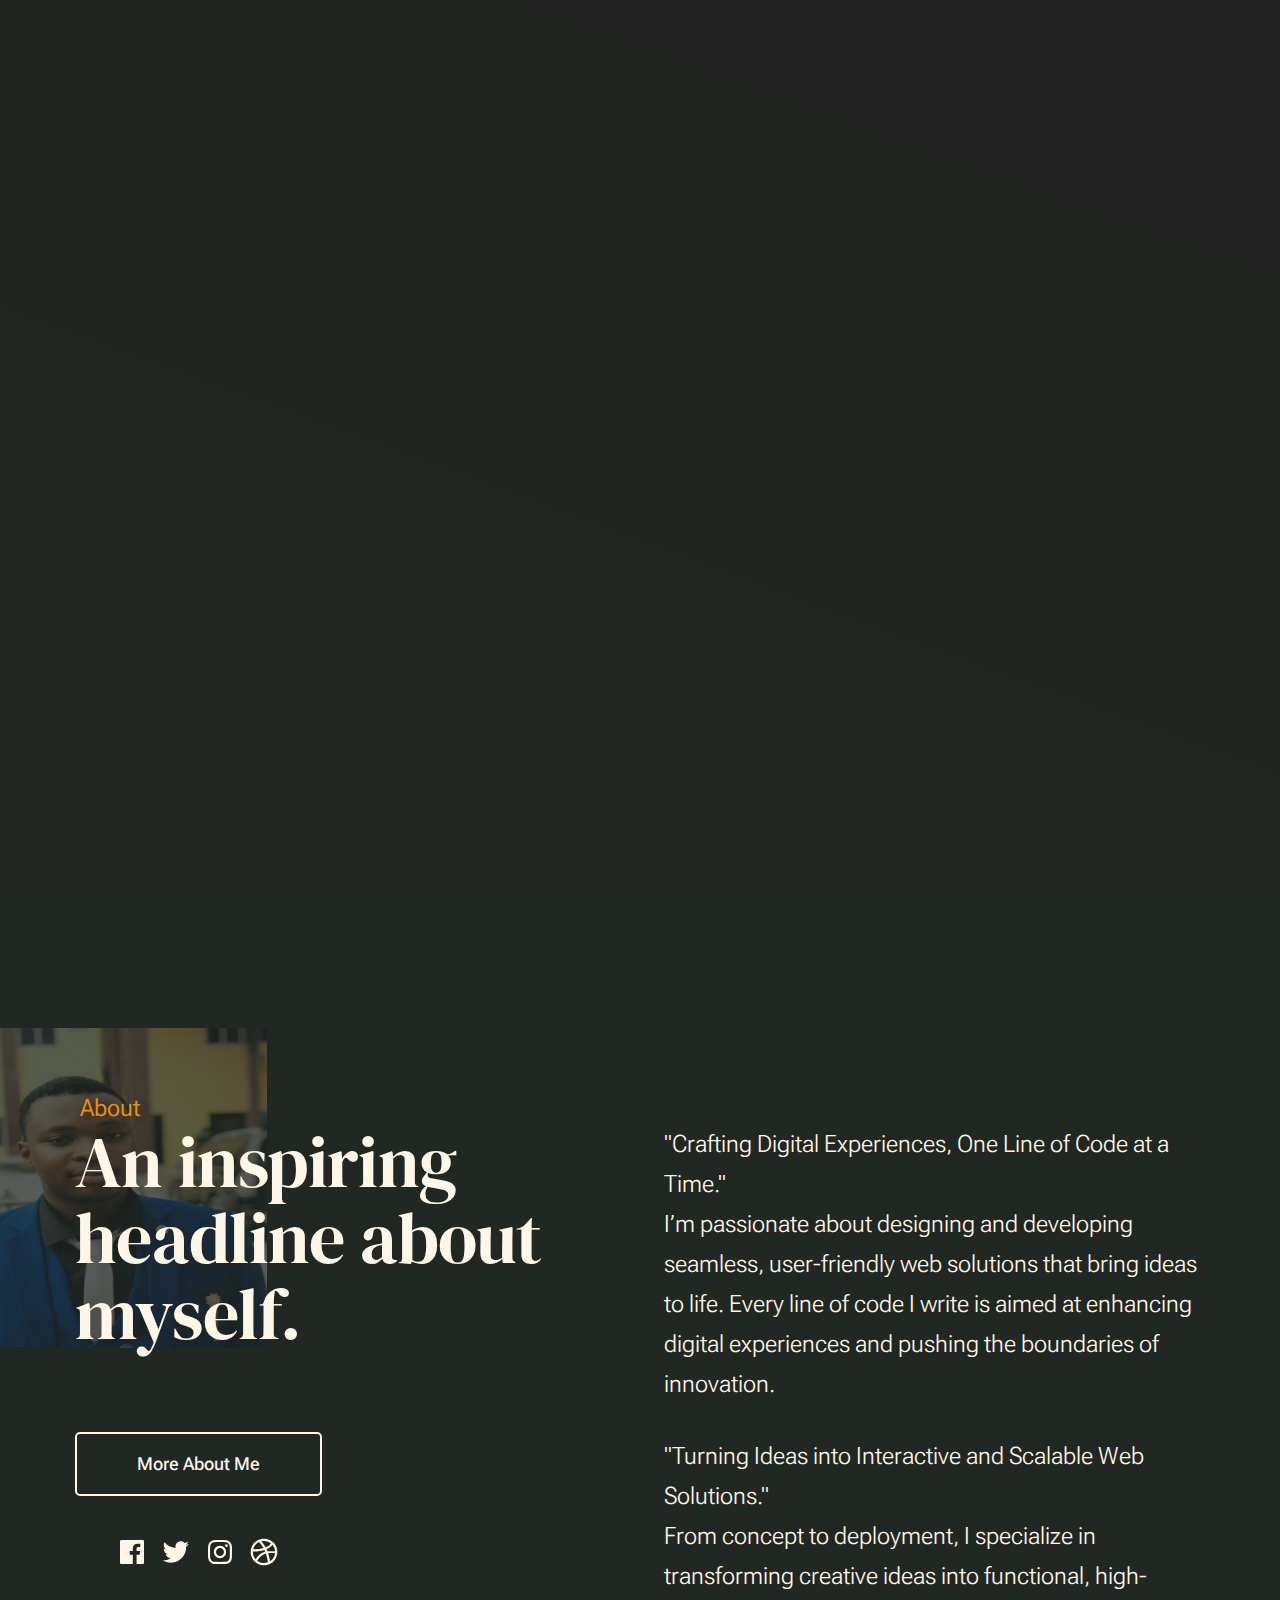
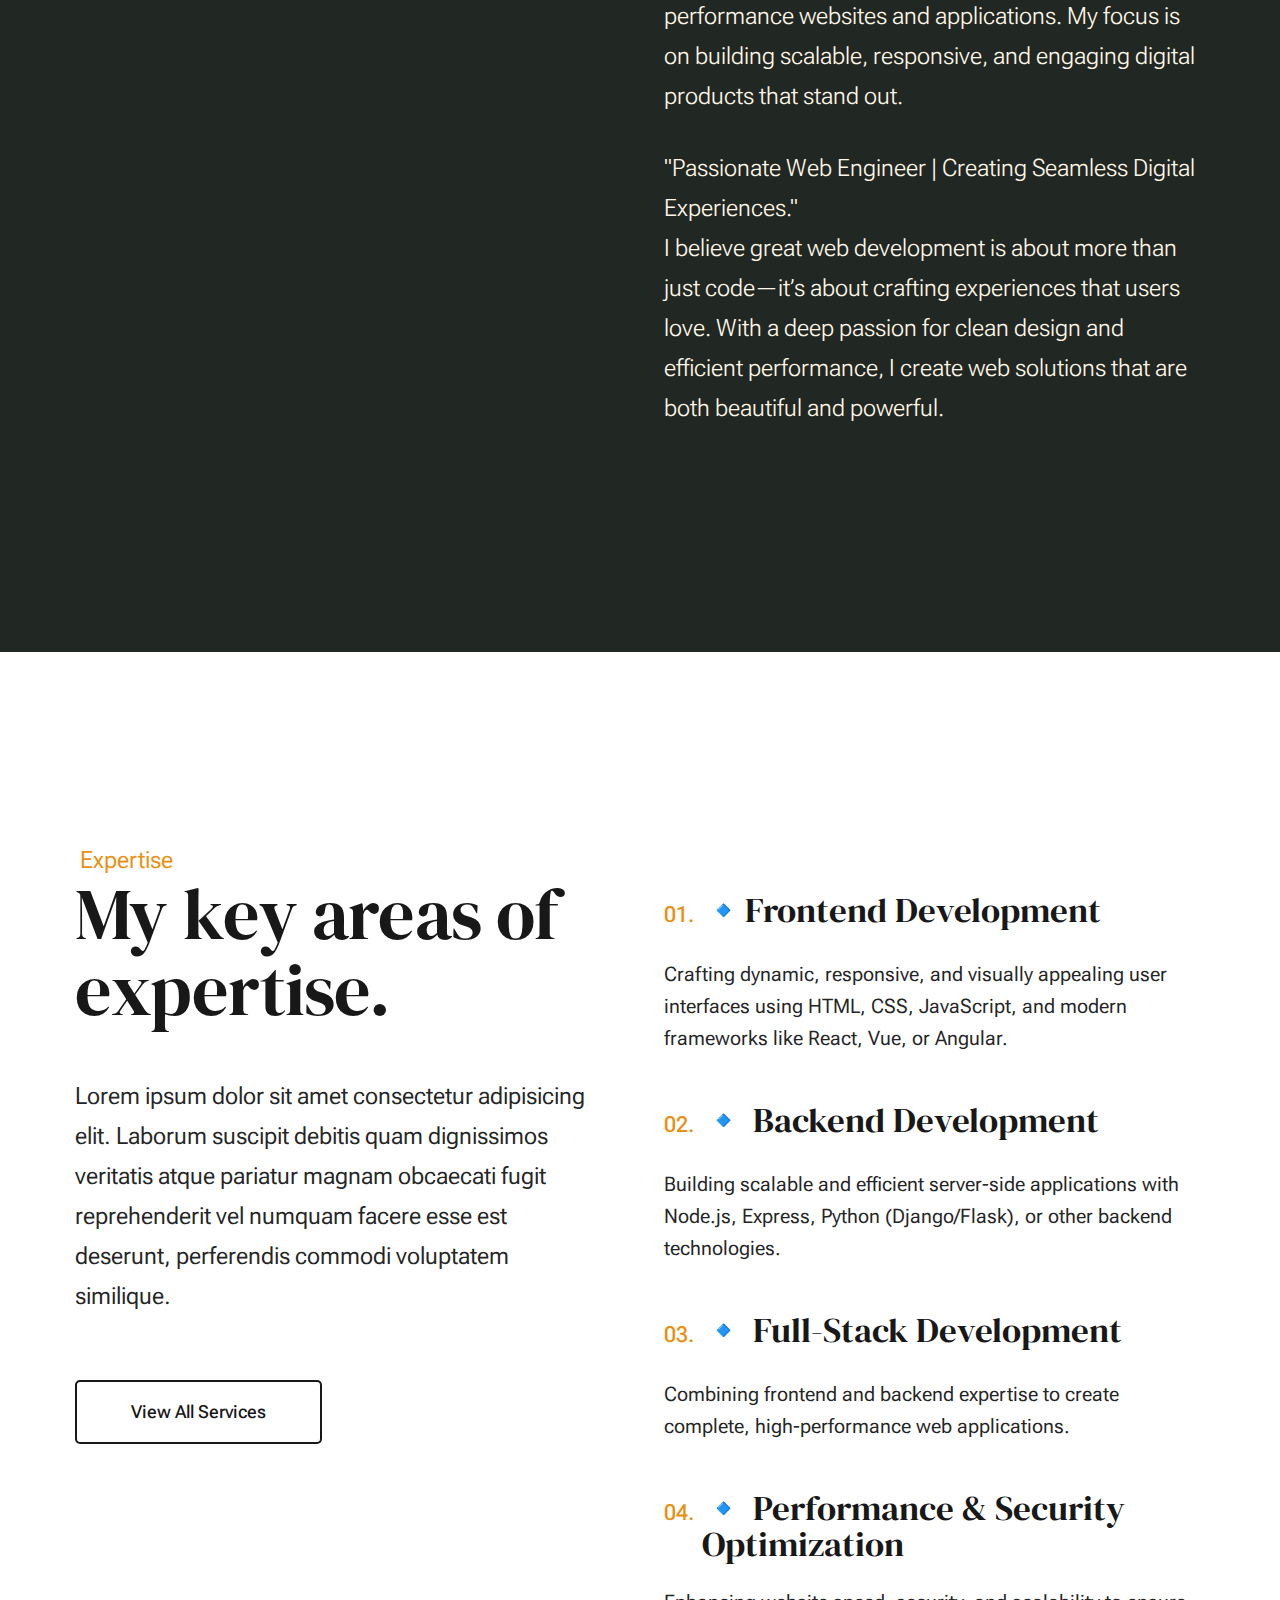
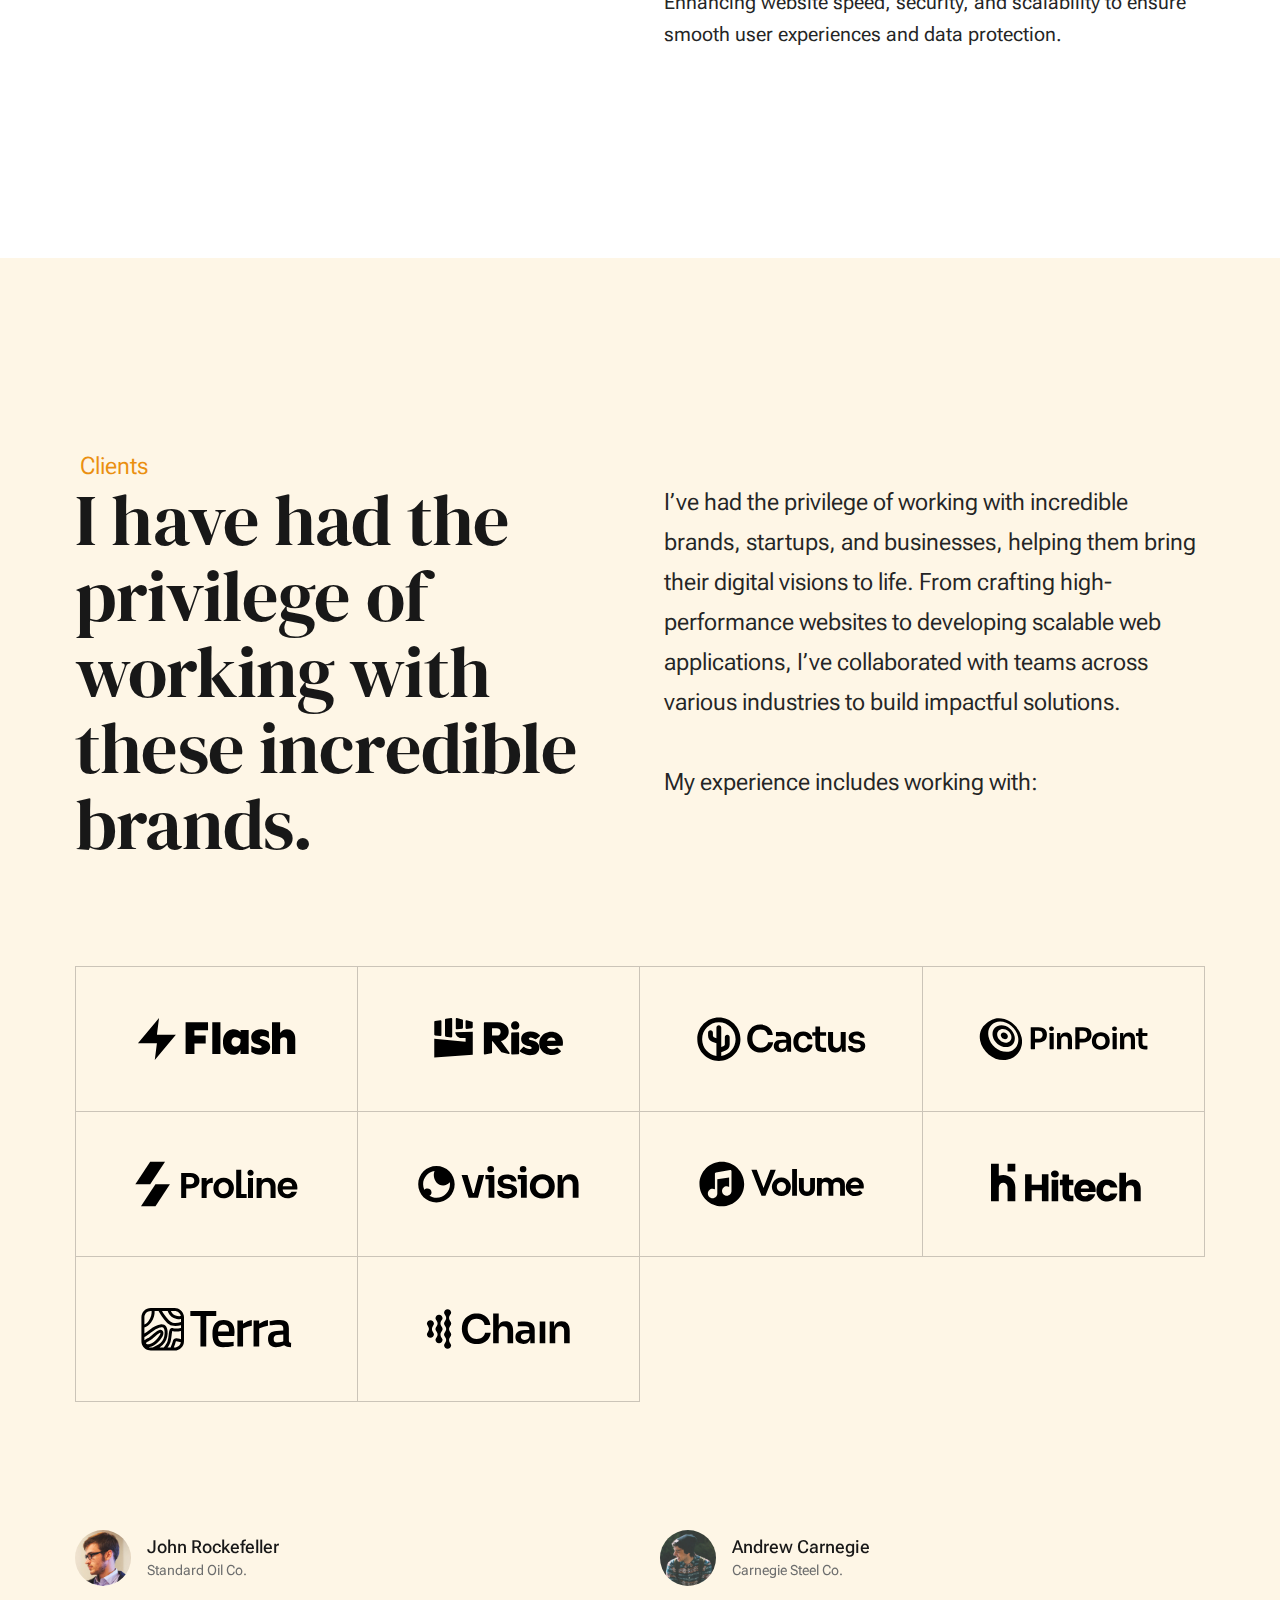
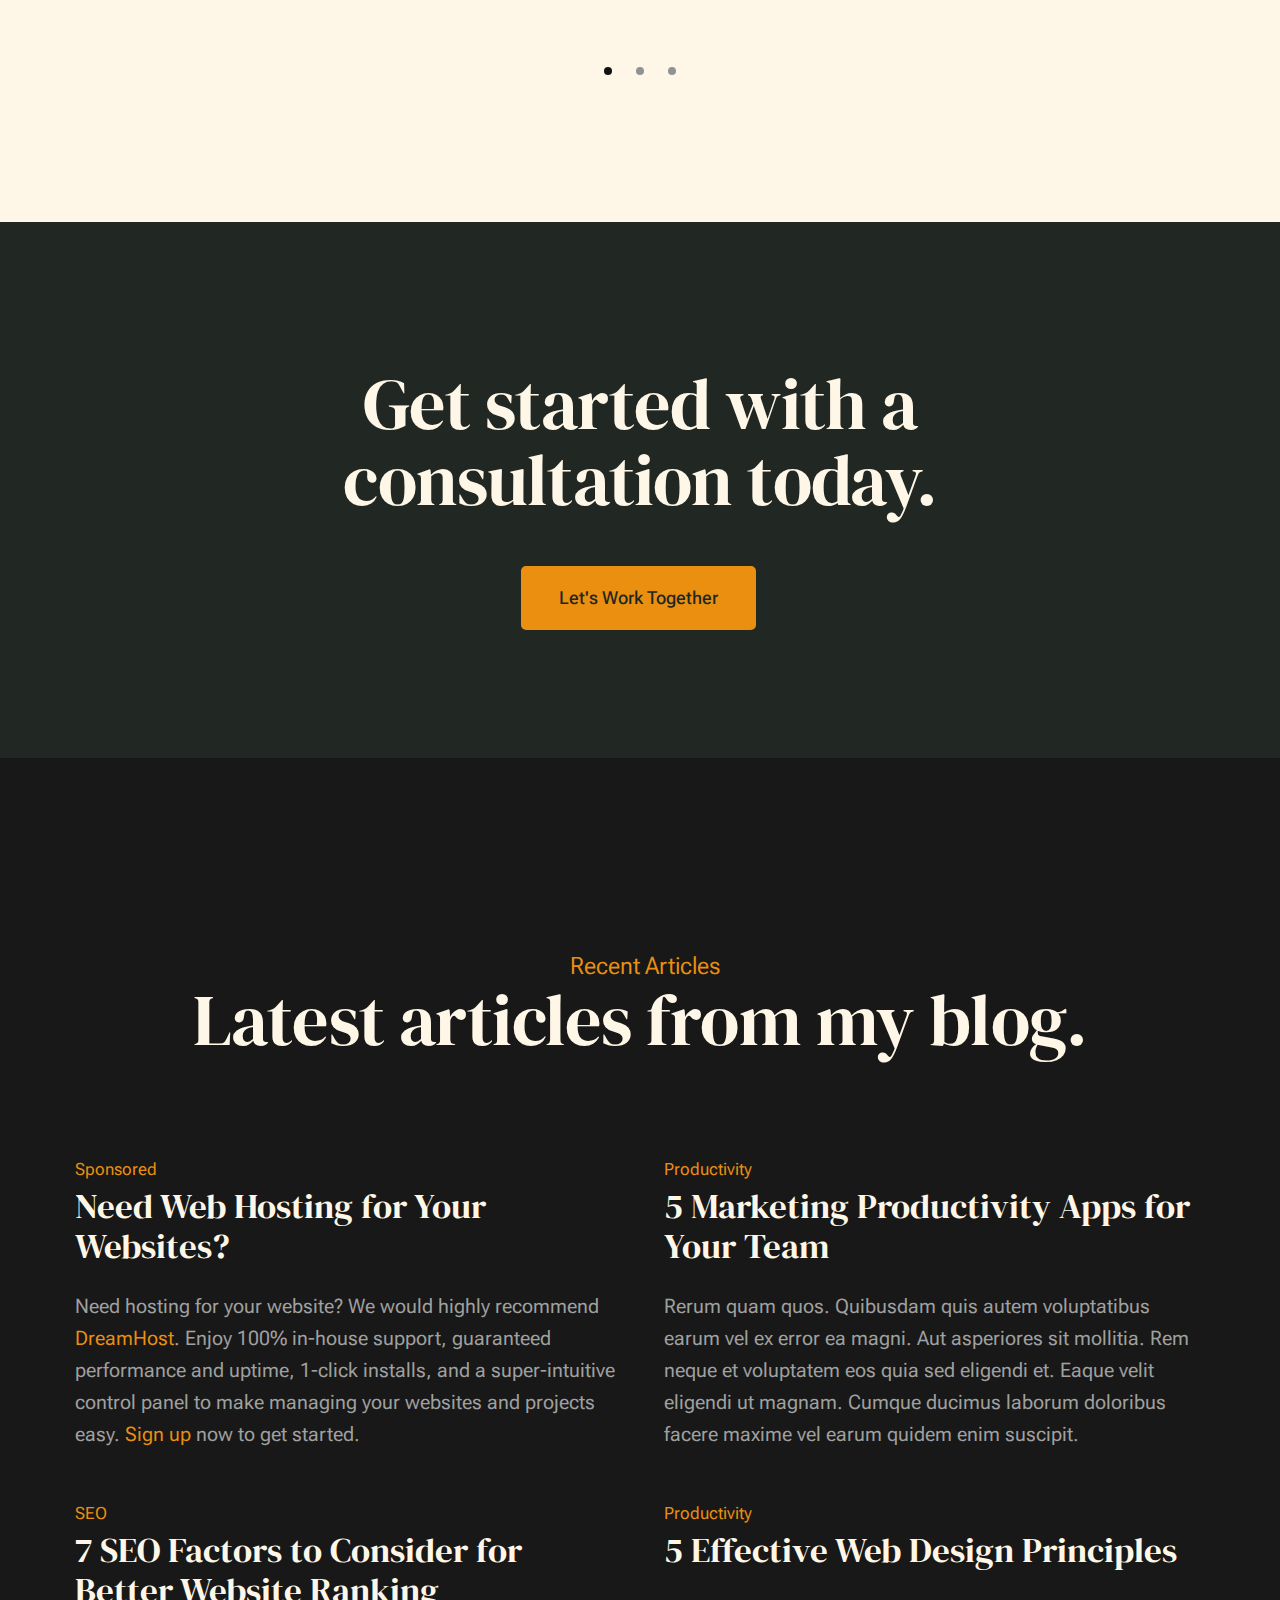
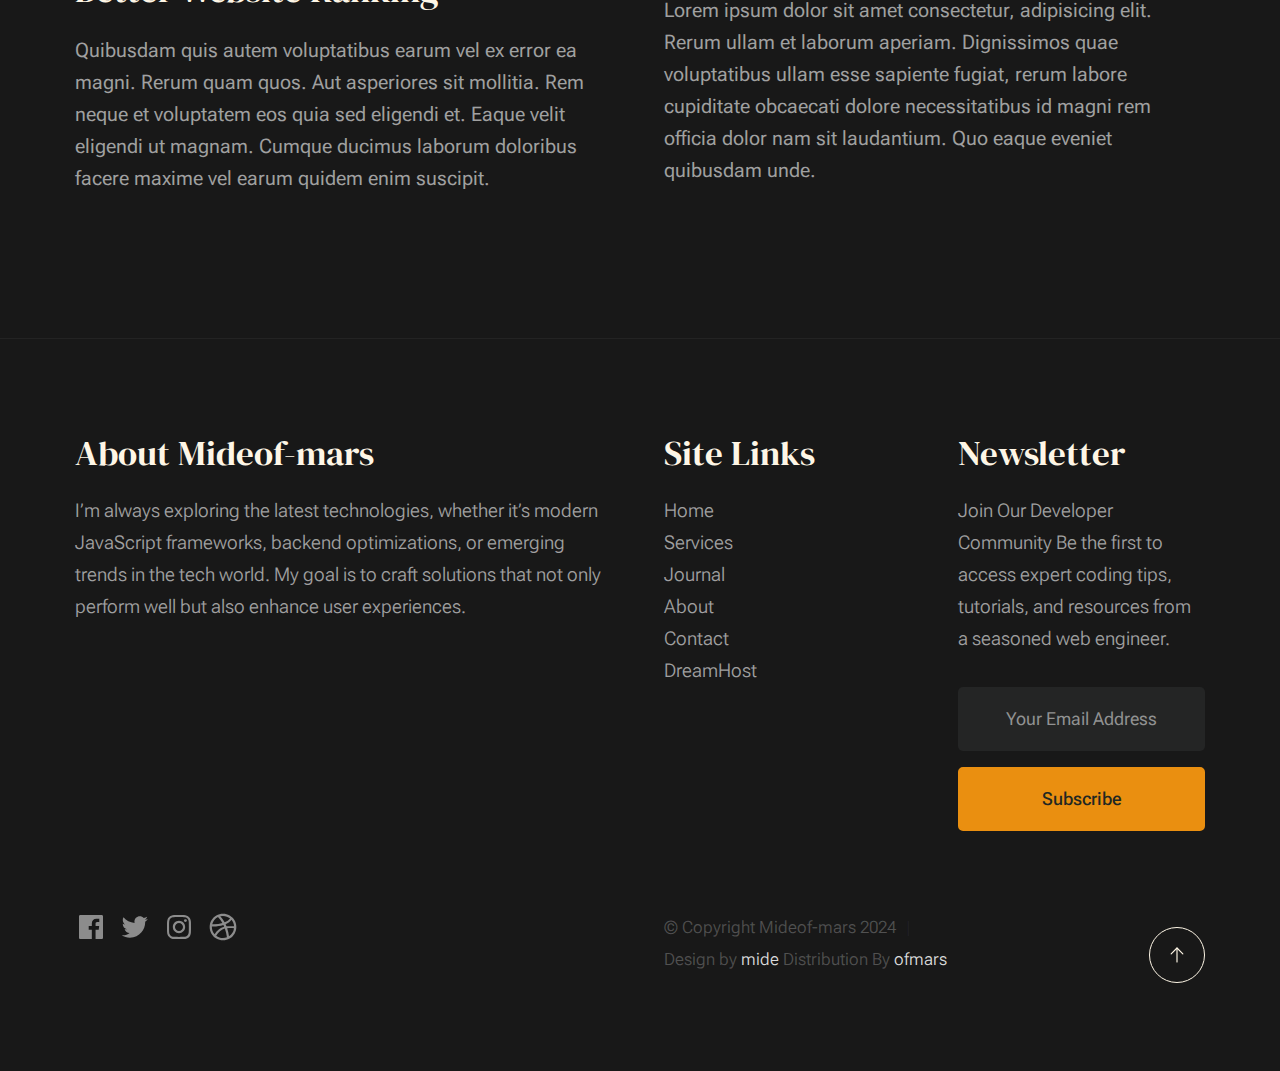
<file: index.html>
<!DOCTYPE html>
<html lang="en" class="no-js" >
<head>

    <!--- basic page needs
    ================================================== -->
    <meta charset="utf-8">
    <meta name="viewport" content="width=device-width, initial-scale=1">
    <title>Mideof-mars</title>

    <script>
        document.documentElement.classList.remove('no-js');
        document.documentElement.classList.add('js');
    </script>

    <!-- CSS
    ================================================== -->
    <link rel="stylesheet" href="css/vendor.css">
    <link rel="stylesheet" href="css/styles.css">

    <!-- favicons
    ================================================== -->
    <link rel="apple-touch-icon" sizes="180x180" href="apple-touch-icon.png">
    <link rel="icon" type="image/png" sizes="32x32" href="favicon-32x32.png">
    <link rel="icon" type="image/png" sizes="16x16" href="favicon-16x16.png">
    <link rel="manifest" href="site.webmanifest">

</head>


<body id="top">

    
    <!-- preloader
    ================================================== -->
    <div id="preloader">
        <div id="loader" class="dots-fade">
            <div></div>
            <div></div>
            <div></div>
        </div>
    </div>


    <!-- page wrap
    ================================================== -->
    <div id="page" class="s-pagewrap ss-home">


        <!-- # site header 
        ================================================== -->
        <header class="s-header">

            <div class="row s-header__inner width-sixteen-col">

                <div class="s-header__block">
                    <div class="s-header__logo">
                        <a class="logo" href="index.html">
                            <img src="images/WhatsApp Image 2024-11-26 at 11.36.04_9668e1ab.jpg" alt="Homepage">
                        </a>
                    </div>

                    <a class="s-header__menu-toggle" href="#0"><span>Menu</span></a>
                </div> <!-- end s-header__block -->

                <nav class="s-header__nav">
    
                    <ul class="s-header__menu-links">
                        <li><a href="about.html">About</a></li>
                        <li><a href="services.html">Services</a></li>
                        <li><a href="blog.html">Journal</a></li>
                        <li><a href="contact.html">Contact</a></li>
                    </ul> <!-- s-header__menu-links -->

                    <div class="s-header__contact">
                        <a href="contact.html" class="btn btn--primary s-header__contact-btn">Let's Work Together</a>                        
                    </div> <!-- s-header__contact -->
    
                </nav> <!-- end s-header__nav -->

            </div> <!-- end s-header__inner -->

        </header> <!-- end s-header -->


        <!-- # site main content
        ================================================== -->
        <section id="content" class="s-content">

            <!-- intro
            ----------------------------------------------- -->
            <section id="intro" class="s-intro">

                <div class="row s-intro__content width-sixteen-col">

                    <div class="column lg-12 s-intro__content-inner grid-block">
                        
                        <div class="s-intro__content-text">
                            <div class="s-intro__content-pretitle text-pretitle">Hello, I'm Mideof-mars</div>
                            <h1 class="s-intro__content-title">
                             I'm   a passionate web engineer and tech enthusiast with a love for building innovative and efficient digital experiences. <br><br>
                             <br><br> With a strong background in web development
                            </h1>
                        </div> <!-- s-intro__content-text -->

                        <div class="s-intro__content-media"> 
                            <div class="s-intro__content-media-inner">                               
                                <img src="images/WhatsApp Image 2024-11-26 at 11.14.45_83d7c222.jpg" srcset="images/WhatsApp Image 2024-11-26 at 11.14.45_83d7c222.jpg" alt="">
                                <div class="lines">                               
                                    <span></span>                                  
                                </div>
                            </div>
                        </div> <!-- s-intro__content-media -->                      

                        <div class="s-intro__scroll-down">
                            <a href="#about" class="smoothscroll">
                                <div class="scroll-icon">
                                    <svg xmlns="http://www.w3.org/2000/svg" viewBox="0 0 24 24" width="36" height="36" fill="none" stroke="#97b34a" stroke-width="1" stroke-linecap="round" stroke-linejoin="round">&lt;!--!  Atomicons Free 1.00 by @atisalab License - https://atomicons.com/license/ (Icons: CC BY 4.0) Copyright 2021 Atomicons --&gt;<polyline points="7 13 12 18 17 13"></polyline><line x1="12" y1="18" x2="12" y2="6"></line></svg>
                                </div>
                                <span>Scroll for more</span>
                            </a>
                        </div> <!-- s-intro__scroll-down -->
                        
                    </div> <!-- s-intro__content-inner -->

                </div> <!-- s-intro__content -->

            </section> <!-- end s-intro -->

            <!-- about
            ----------------------------------------------- -->
            <section id="about" class="s-about target-section">

                <div class="row s-about__content width-sixteen-col">
                    <div class="column grid-block grid-section-split">

                        <img src="images/WhatsApp Image 2024-11-26 at 11.14.45_83d7c222.jpg" alt="" class="s-about__content-imgbg">

                        <div class="section-header grid-section-split__header">
                            <div class="text-pretitle">About</div>                           
                            <h2 class="text-display-title">
                            An inspiring headline about myself.
                            </h2>                           
                        </div> <!-- end section-header -->

                        <div class="s-about__content-main grid-section-split__primary">
                            <p class="attention-getter">
                                "Crafting Digital Experiences, One Line of Code at a Time."<br>
                                I’m passionate about designing and developing seamless, user-friendly web solutions that bring ideas to life. Every line of code I write is aimed at enhancing digital experiences and pushing the boundaries of innovation.
                            </p>

                            <p class="attention-getter">
                                "Turning Ideas into Interactive and Scalable Web Solutions."<br>
                                From concept to deployment, I specialize in transforming creative ideas into functional, high-performance websites and applications. My focus is on building scalable, responsive, and engaging digital products that stand out.
                            </p>

                            <p class="attention-getter">
                                "Passionate Web Engineer | Creating Seamless Digital Experiences."<br>
                                I believe great web development is about more than just code—it’s about crafting experiences that users love. With a deep passion for clean design and efficient performance, I create web solutions that are both beautiful and powerful.
                            </p>
                        </div> <!-- end s-about__content-main -->

                        <div class="s-about__content-btn grid-section-split__bottom">
                            <a href="about.html" class="btn btn--stroke u-fullwidth">More About Me</a>

                            <ul class="s-about__social social-list">
                                <li>
                                    <a href="https://www.facebook.com/share/4fwjuUhWhx6Fnkse/?mibextid=wwXIfr">
                                        <svg xmlns="http://www.w3.org/2000/svg" width="24" height="24" viewBox="0 0 24 24" style="fill:rgba(0, 0, 0, 1);transform:;-ms-filter:"><path d="M20,3H4C3.447,3,3,3.448,3,4v16c0,0.552,0.447,1,1,1h8.615v-6.96h-2.338v-2.725h2.338v-2c0-2.325,1.42-3.592,3.5-3.592 c0.699-0.002,1.399,0.034,2.095,0.107v2.42h-1.435c-1.128,0-1.348,0.538-1.348,1.325v1.735h2.697l-0.35,2.725h-2.348V21H20 c0.553,0,1-0.448,1-1V4C21,3.448,20.553,3,20,3z"></path></svg>
                                        <span class="u-screen-reader-text">Facebook</span>
                                    </a>
                                </li>
                                <li>
                                    <a href="https://x.com/ofmarsofficial">
                                        <svg xmlns="http://www.w3.org/2000/svg" width="24" height="24" viewBox="0 0 24 24" style="fill:rgba(0, 0, 0, 1);transform:;-ms-filter:"><path d="M19.633,7.997c0.013,0.175,0.013,0.349,0.013,0.523c0,5.325-4.053,11.461-11.46,11.461c-2.282,0-4.402-0.661-6.186-1.809 c0.324,0.037,0.636,0.05,0.973,0.05c1.883,0,3.616-0.636,5.001-1.721c-1.771-0.037-3.255-1.197-3.767-2.793 c0.249,0.037,0.499,0.062,0.761,0.062c0.361,0,0.724-0.05,1.061-0.137c-1.847-0.374-3.23-1.995-3.23-3.953v-0.05 c0.537,0.299,1.16,0.486,1.82,0.511C3.534,9.419,2.823,8.184,2.823,6.787c0-0.748,0.199-1.434,0.548-2.032 c1.983,2.443,4.964,4.04,8.306,4.215c-0.062-0.3-0.1-0.611-0.1-0.923c0-2.22,1.796-4.028,4.028-4.028 c1.16,0,2.207,0.486,2.943,1.272c0.91-0.175,1.782-0.512,2.556-0.973c-0.299,0.935-0.936,1.721-1.771,2.22 c0.811-0.088,1.597-0.312,2.319-0.624C21.104,6.712,20.419,7.423,19.633,7.997z"></path></svg>
                                        <span class="u-screen-reader-text">Twitter</span>
                                    </a>
                                </li>
                                <li>
                                    <a href="https://www.instagram.com/mideofmarsofficial/profilecard/?igsh=Z3MxanZwNHFmdTM0">
                                        <svg xmlns="http://www.w3.org/2000/svg" width="24" height="24" viewBox="0 0 24 24" style="fill:rgba(0, 0, 0, 1);transform:;-ms-filter:"><path d="M11.999,7.377c-2.554,0-4.623,2.07-4.623,4.623c0,2.554,2.069,4.624,4.623,4.624c2.552,0,4.623-2.07,4.623-4.624 C16.622,9.447,14.551,7.377,11.999,7.377L11.999,7.377z M11.999,15.004c-1.659,0-3.004-1.345-3.004-3.003 c0-1.659,1.345-3.003,3.004-3.003s3.002,1.344,3.002,3.003C15.001,13.659,13.658,15.004,11.999,15.004L11.999,15.004z"></path><circle cx="16.806" cy="7.207" r="1.078"></circle><path d="M20.533,6.111c-0.469-1.209-1.424-2.165-2.633-2.632c-0.699-0.263-1.438-0.404-2.186-0.42 c-0.963-0.042-1.268-0.054-3.71-0.054s-2.755,0-3.71,0.054C7.548,3.074,6.809,3.215,6.11,3.479C4.9,3.946,3.945,4.902,3.477,6.111 c-0.263,0.7-0.404,1.438-0.419,2.186c-0.043,0.962-0.056,1.267-0.056,3.71c0,2.442,0,2.753,0.056,3.71 c0.015,0.748,0.156,1.486,0.419,2.187c0.469,1.208,1.424,2.164,2.634,2.632c0.696,0.272,1.435,0.426,2.185,0.45 c0.963,0.042,1.268,0.055,3.71,0.055s2.755,0,3.71-0.055c0.747-0.015,1.486-0.157,2.186-0.419c1.209-0.469,2.164-1.424,2.633-2.633 c0.263-0.7,0.404-1.438,0.419-2.186c0.043-0.962,0.056-1.267,0.056-3.71s0-2.753-0.056-3.71C20.941,7.57,20.801,6.819,20.533,6.111z M19.315,15.643c-0.007,0.576-0.111,1.147-0.311,1.688c-0.305,0.787-0.926,1.409-1.712,1.711c-0.535,0.199-1.099,0.303-1.67,0.311 c-0.95,0.044-1.218,0.055-3.654,0.055c-2.438,0-2.687,0-3.655-0.055c-0.569-0.007-1.135-0.112-1.669-0.311 c-0.789-0.301-1.414-0.923-1.719-1.711c-0.196-0.534-0.302-1.099-0.311-1.669c-0.043-0.95-0.053-1.218-0.053-3.654 c0-2.437,0-2.686,0.053-3.655c0.007-0.576,0.111-1.146,0.311-1.687c0.305-0.789,0.93-1.41,1.719-1.712 c0.534-0.198,1.1-0.303,1.669-0.311c0.951-0.043,1.218-0.055,3.655-0.055c2.437,0,2.687,0,3.654,0.055 c0.571,0.007,1.135,0.112,1.67,0.311c0.786,0.303,1.407,0.925,1.712,1.712c0.196,0.534,0.302,1.099,0.311,1.669 c0.043,0.951,0.054,1.218,0.054,3.655c0,2.436,0,2.698-0.043,3.654H19.315z"></path></svg>
                                        <span class="u-screen-reader-text">Instagram</span>
                                    </a>
                                </li>
                                <li>
                                    <a href="#0">
                                        <svg xmlns="http://www.w3.org/2000/svg" width="24" height="24" viewBox="0 0 24 24" style="fill: rgba(0, 0, 0, 1);transform: ;msFilter:;"><path d="M20.66 6.98a9.932 9.932 0 0 0-3.641-3.64C15.486 2.447 13.813 2 12 2s-3.486.447-5.02 1.34c-1.533.893-2.747 2.107-3.64 3.64S2 10.187 2 12s.446 3.487 1.34 5.02a9.924 9.924 0 0 0 3.641 3.64C8.514 21.553 10.187 22 12 22s3.486-.447 5.02-1.34a9.932 9.932 0 0 0 3.641-3.64C21.554 15.487 22 13.813 22 12s-.446-3.487-1.34-5.02zM12 3.66c2 0 3.772.64 5.32 1.919-.92 1.174-2.286 2.14-4.1 2.9-1.002-1.813-2.088-3.327-3.261-4.54A7.715 7.715 0 0 1 12 3.66zM5.51 6.8a8.116 8.116 0 0 1 2.711-2.22c1.212 1.201 2.325 2.7 3.34 4.5-2 .6-4.114.9-6.341.9-.573 0-1.006-.013-1.3-.04A8.549 8.549 0 0 1 5.51 6.8zM3.66 12c0-.054.003-.12.01-.2.007-.08.01-.146.01-.2.254.014.641.02 1.161.02 2.666 0 5.146-.367 7.439-1.1.187.373.381.793.58 1.26-1.32.293-2.674 1.006-4.061 2.14S6.4 16.247 5.76 17.5c-1.4-1.587-2.1-3.42-2.1-5.5zM12 20.34c-1.894 0-3.594-.587-5.101-1.759.601-1.187 1.524-2.322 2.771-3.401 1.246-1.08 2.483-1.753 3.71-2.02a29.441 29.441 0 0 1 1.56 6.62 8.166 8.166 0 0 1-2.94.56zm7.08-3.96a8.351 8.351 0 0 1-2.58 2.621c-.24-2.08-.7-4.107-1.379-6.081.932-.066 1.765-.1 2.5-.1.799 0 1.686.034 2.659.1a8.098 8.098 0 0 1-1.2 3.46zm-1.24-5c-1.16 0-2.233.047-3.22.14a27.053 27.053 0 0 0-.68-1.62c2.066-.906 3.532-2.006 4.399-3.3 1.2 1.414 1.854 3.027 1.96 4.84-.812-.04-1.632-.06-2.459-.06z"></path></svg>
                                        <span class="u-screen-reader-text">Dribbble</span>
                                    </a>
                                </li>
                            </ul> <!-- end s-footer__social -->
                        </div> <!-- end s-about__content-btn -->
                    
                    </div> <!-- content-inner -->
                </div>
                
            </section> <!-- end s-about -->

            <!-- expertise
            ----------------------------------------------- -->
            <section id="expertise" class="s-expertise">

                <div class="row s-expertise__content width-sixteen-col">
                    <div class="column xl-12 grid-block grid-section-split">

                        <div class="section-header grid-section-split__header">
                            <div class="text-pretitle">Expertise</div>                           
                            <h2 class="text-display-title">
                            My key areas of expertise.
                            </h2>     
                            
                            <p class="lead">
                            Lorem ipsum dolor sit amet consectetur adipisicing elit. Laborum suscipit debitis quam dignissimos veritatis atque pariatur magnam obcaecati fugit reprehenderit vel numquam facere esse est deserunt, perferendis commodi voluptatem similique.
                            </p>
                        </div> <!-- end section-header -->

                        <div class="s-expertise__content-main grid-section-split__primary">

                            <div class="grid-list-items list-items show-ctr">
                                <div class="grid-list-items__item list-items__item">
                                    <div class="grid-list-items__title list-items__item-header">
                                        <h3 class="list-items__item-title"> 🔹Frontend Development </h3>
                                    </div>
                                    <div class="grid-list-items__text list-items__item-text">
                                        <p>
                                            Crafting dynamic, responsive, and visually appealing user interfaces using HTML, CSS, JavaScript, and modern frameworks like React, Vue, or Angular.
                                        </p>
                                    </div>
                                </div> <!-- list-item -->
                                <div class="grid-list-items__item list-items__item">
                                    <div class="grid-list-items__title list-items__item-header">
                                        <h3 class="list-items__item-title">🔹 Backend Development </h3>
                                    </div>
                                    <div class="grid-list-items__text list-items__item-text">
                                        <p>
                                            Building scalable and efficient server-side applications with Node.js, Express, Python (Django/Flask), or other backend technologies.
                                        </p>
                                    </div>
                                </div> <!-- list-expertise__item -->
                                <div class="grid-list-items__item list-items__item">
                                    <div class="grid-list-items__title list-items__item-header">
                                        <h3 class="list-items__item-title">🔹 Full-Stack Development</h3>
                                    </div>
                                    <div class="grid-list-items__text list-items__item-text">
                                        <p>
                                            Combining frontend and backend expertise to create complete, high-performance web applications.
                                        </p>
                                    </div>
                                </div> <!-- list-expertise__item -->
                                <div class="grid-list-items__item list-items__item">
                                    <div class="grid-list-items__title list-items__item-header">
                                        <h3 class="list-items__item-title">🔹 Performance & Security Optimization</h3>
                                    </div>
                                    <div class="grid-list-items__text list-items__item-text">
                                        <p>
                                            Enhancing website speed, security, and scalability to ensure smooth user experiences and data protection.
                                        </p>
                                    </div>
                                </div> <!-- list-expertise__item -->

                            </div> <!-- grid-list-items -->
                        </div> <!-- end s-expertise__content-main -->

                        <div class="s-expertise__content-btn grid-section-split__bottom">
                            <a href="services.html" class="btn btn--stroke u-fullwidth">View All Services</a>
                        </div> <!-- end s-about__content-btn -->

                    </div> <!-- end grid-block-->
                </div> <!-- end s-expertise__content -->

            </section> <!-- end s-expertise -->

            <!-- clients
            ----------------------------------------------- -->
            <section id="clients" class="s-clients">          

                <div class="row s-clients__content-block width-sixteen-col">
                    <div class="column xl-12 grid-block grid-section-split">
                    
                        <div class="section-header grid-section-split__header">
                            <div class="text-pretitle">Clients</div>                           
                            <h2 class="text-display-title">
                            I have had the privilege of working with these incredible brands.
                            </h2>       
                        </div> <!-- end section-header -->
                    
                        <div class="grid-section-split__primary">
                            <p class="lead">
                                I’ve had the privilege of working with incredible brands, startups, and businesses, helping them bring their digital visions to life. From crafting high-performance websites to developing scalable web applications, I’ve collaborated with teams across various industries to build impactful solutions. <br><br>

                                My experience includes working with:
                            </p>   

                            
                        </div> <!-- end grid-section-split__primary -->
                    
                    </div> <!-- end column -->
                </div> <!-- end row -->

                <div class="row s-clients__content-block width-sixteen-col">
                    <div class="column xl-12">
                    
                        <div class="clients-list">                            
                            <div class="clients-list__item">
                                <a href="#0">
                                    <img src="images/clients/flash.svg" alt="">
                                </a>
                            </div>
                            <div class="clients-list__item">
                                <a href="#0">
                                    <img src="images/clients/rise.svg" alt="">
                                </a>
                            </div>
                            <div class="clients-list__item">
                                <a href="#0">
                                    <img src="images/clients/cactus.svg" alt="">
                                </a>
                            </div>
                            <div class="clients-list__item">
                                <a href="#0">
                                    <img src="images/clients/pinpoint.svg" alt="">
                                </a>
                            </div>
                            <div class="clients-list__item">
                                <a href="#0">
                                    <img src="images/clients/proline.svg" alt="">
                                </a>
                            </div>
                            <div class="clients-list__item">
                                <a href="#0">
                                    <img src="images/clients/vision.svg" alt="">
                                </a>
                            </div>
                            <div class="column clients-list__item">
                                <a href="#0">
                                    <img src="images/clients/volume.svg" alt="">
                                </a>
                            </div>
                            <div class="column clients-list__item">
                                <a href="#0">
                                    <img src="images/clients/hitech.svg" alt="">
                                </a>
                            </div><div class="clients-list__item">
                                <a href="#0">
                                    <img src="images/clients/terra.svg" alt="">
                                </a>
                            </div>
                            <div class="clients-list__item">
                                <a href="#0">
                                    <img src="images/clients/chain.svg" alt="">
                                </a>
                            </div>
                        </div> <!-- end clients-list -->

                    </div> <!-- end column -->
                </div> <!-- end row -->
                                
                <div class="row s-clients__content-block width-sixteen-col">
                    <div class="column xl-12 testimonials">
                    
                        <div class="swiper-container testimonials__slider home-slider">

                            <div class="swiper-wrapper">
                                <div class="testimonials__slide swiper-slide">
                                    <p>
                                   
                                    </p>
                                    <div class="testimonials__author">
                                        <img src="images/avatars/user-01.jpg" alt="Author image" class="testimonials__avatar">
                                        <cite class="testimonials__cite">
                                            <strong>John Rockefeller</strong>
                                            <span>Standard Oil Co.</span>
                                        </cite>
                                    </div>
                                </div>
                                <div class="testimonials__slide swiper-slide">
                                    <p>
                                    
                                    </p>
                                    <div class="testimonials__author">
                                        <img src="images/avatars/user-04.jpg" alt="Author image" class="testimonials__avatar">
                                        <cite class="testimonials__cite">
                                            <strong>Andrew Carnegie</strong>
                                            <span>Carnegie Steel Co.</span>
                                        </cite>
                                    </div>
                                </div>
                                <div class="testimonials__slide swiper-slide">
                                    <p>
                                    
                                    </p>
                                    <div class="testimonials__author">
                                        <img src="images/avatars/user-06.jpg" alt="Author image" class="testimonials__avatar">
                                        <cite class="testimonials__cite">
                                            <strong>Henry Ford</strong>
                                            <span>Ford Motor Co.</span>
                                        </cite>
                                    </div>
                                </div>
                                <div class="testimonials__slide swiper-slide">
                                    <p>
                                   
                                    </p>
                                    <div class="testimonials__author">
                                        <img src="images/avatars/user-02.jpg" alt="Author image" class="testimonials__avatar">
                                        <cite class="testimonials__cite">
                                            <strong>John Morgan</strong>
                                            <span>JP Morgan & Co.</span>
                                        </cite>
                                    </div>
                                </div> 
                            </div> <!-- end swiper-wrapper --> 

                            <div class="swiper-pagination"></div>

                        </div> <!--end testimonials__slider -->                    
                    
                    </div> <!-- end column -->
                </div> <!-- end row -->


            </section> <!-- end s-clients -->            

        </section> <!-- s-content-->

        <!-- # cta
        ================================================== -->
        <section id="cta" class="s-cta">

            <div class="row row-x-center text-center">
                <div class="column xl-8 lg-12">

                    <div class="s-cta__content">
                        <h2 class="text-display-title">
                        Get started with a consultation today.
                        </h2>
                        <p class="lead">
                        
                        </p>
                        <a href="contact.html" class="btn btn--primary">Let's Work Together</a>
                    </div>

                </div>
            </div>

        </section> <!-- end s-cta -->

        <!-- # journal
        ================================================== -->
        <section id="journal" class="s-journal">

            <div class="row s-journal__content width-sixteen-col">
                <div class="column xl-12 grid-block">

                    <div class="grid-full section-header text-center">
                        <div class="text-pretitle">Recent Articles</div>                           
                        <h2 class="text-display-title">
                        Latest articles from my blog.
                        </h2>  
                    </div> <!-- end section-header --> 

                    <div class="grid-full s-journal__content-main grid-list-items">

                        <div class="grid-list-items__item blog-card">
                            <div class="blog-card__header">
                                <div class="blog-card__cat-links">
                                    <a href="https://www.dreamhost.com/r.cgi?287326">Sponsored</a>
                                </div>
                                <h3 class="blog-card__title"><a href="https://www.dreamhost.com/r.cgi?287326">Need Web Hosting for Your Websites?</a></h3>
                            </div>
                            <div class="blog-card__text">
                                <p>
                                Need hosting for your website? We would highly recommend <a href="https://www.dreamhost.com/r.cgi?287326">DreamHost</a>.
                                Enjoy 100% in-house support, guaranteed performance and uptime, 1-click installs, and a super-intuitive control 
                                panel to make managing your websites and projects easy. <a href="https://www.dreamhost.com/r.cgi?287326">Sign up</a> now to get started.
                                </p>
                            </div>
                        </div> <!-- end blog-card -->
                        <div class="grid-list-items__item blog-card">
                            <div class="blog-card__header">
                                <div class="blog-card__cat-links">
                                    <a href="blog.html">Productivity</a>
                                </div>
                                <h3 class="blog-card__title"><a href="single.html">5 Marketing Productivity Apps for Your Team</a></h3>
                            </div>
                            <div class="blog-card__text">
                                <p>
                                Rerum quam quos. Quibusdam quis autem voluptatibus earum vel ex error ea magni. Aut asperiores 
                                sit mollitia. Rem neque et voluptatem eos quia sed eligendi et. Eaque velit eligendi ut 
                                magnam. Cumque ducimus laborum doloribus facere maxime vel earum quidem enim suscipit.
                                </p>
                            </div>
                        </div> <!-- end blog-card -->
                        <div class="grid-list-items__item blog-card">
                            <div class="blog-card__header">
                                <div class="blog-card__cat-links">
                                    <a href="blog.html">SEO</a>
                                </div>
                                <h3 class="blog-card__title"><a href="single.html">7 SEO Factors to Consider for Better Website Ranking</a></h3>
                            </div>
                            <div class="blog-card__text">
                                <p>
                                Quibusdam quis autem voluptatibus earum vel ex error ea magni. Rerum quam quos. Aut asperiores 
                                sit mollitia. Rem neque et voluptatem eos quia sed eligendi et. Eaque velit eligendi ut 
                                magnam. Cumque ducimus laborum doloribus facere maxime vel earum quidem enim suscipit.
                                </p>
                            </div>
                        </div> <!-- end blog card -->
                        <div class="grid-list-items__item blog-card">
                            <div class="blog-card__header">
                                <div class="blog-card__cat-links">
                                    <a href="blog.html">Productivity</a>
                                </div>
                                <h3 class="blog-card__title"><a href="single.html">5 Effective Web Design Principles</a></h3>
                            </div>
                            <div class="blog-card__text">
                                <p>
                                Lorem ipsum dolor sit amet consectetur, adipisicing elit. Rerum ullam et laborum aperiam. 
                                Dignissimos quae voluptatibus ullam esse sapiente fugiat, rerum labore cupiditate obcaecati 
                                dolore necessitatibus id magni rem officia dolor nam sit laudantium. Quo eaque eveniet quibusdam unde. 
                                </p>
                            </div>
                        </div> <!-- end blog-card -->

                    </div> <!-- end grid-list-items -->

                </div> <!-- end grid-block-->
            </div> <!-- end s-journal__content -->

        </section> <!-- end s-journal -->


        <!-- # footer 
        ================================================== -->
        <footer class="s-footer">
            <div class="row s-footer__content">
                <div class="column xl-6 lg-6 md-12 s-footer__block s-footer__about">                    
                    <h3>About Mideof-mars</h3>
                    <p>
                        I’m always exploring the latest technologies, whether it’s modern JavaScript frameworks, backend optimizations, or emerging trends in the tech world. My goal is to craft solutions that not only perform well but also enhance user experiences.
                    </p>               
                </div>                
                <div class="column xl-3 lg-6 md-12 s-footer__block s-footer__site-links">
                    <h3>Site Links</h3>
                    <ul class="link-list">
                        <li><a href="index.html">Home</a></li>
                        <li><a href="services.html">Services</a></li>
                        <li><a href="blog.html">Journal</a></li>
                        <li><a href="about.html">About</a></li>
                        <li><a href="contact.html">Contact</a></li>
                        <li><a href="https://www.dreamhost.com/r.cgi?287326">DreamHost</a></li>
                    </ul>
                </div>
                <div class="column xl-3 lg-6 md-12 tab-12 s-footer__block s-footer__newsletter">
                    <h3>Newsletter</h3>

                    <p>
                        Join Our Developer Community
                        Be the first to access expert coding tips, tutorials, and resources from a seasoned web engineer.
                    </p>

                    <div class="subscribe-form">
                        <form id="mc-form" class="mc-form">
                            <input type="email" name="EMAIL" id="mce-EMAIL" class="u-fullwidth text-center" placeholder="Your Email Address" title="The domain portion of the email address is invalid (the portion after the @)." pattern="^([^\x00-\x20\x22\x28\x29\x2c\x2e\x3a-\x3c\x3e\x40\x5b-\x5d\x7f-\xff]+|\x22([^\x0d\x22\x5c\x80-\xff]|\x5c[\x00-\x7f])*\x22)(\x2e([^\x00-\x20\x22\x28\x29\x2c\x2e\x3a-\x3c\x3e\x40\x5b-\x5d\x7f-\xff]+|\x22([^\x0d\x22\x5c\x80-\xff]|\x5c[\x00-\x7f])*\x22))*\x40([^\x00-\x20\x22\x28\x29\x2c\x2e\x3a-\x3c\x3e\x40\x5b-\x5d\x7f-\xff]+|\x5b([^\x0d\x5b-\x5d\x80-\xff]|\x5c[\x00-\x7f])*\x5d)(\x2e([^\x00-\x20\x22\x28\x29\x2c\x2e\x3a-\x3c\x3e\x40\x5b-\x5d\x7f-\xff]+|\x5b([^\x0d\x5b-\x5d\x80-\xff]|\x5c[\x00-\x7f])*\x5d))*(\.\w{2,})+$" required>
                            <input type="submit" name="subscribe" value="Subscribe" class="btn btn--primary btn--small u-fullwidth">
                            <!-- <div style="position: absolute; left: -5000px;" aria-hidden="true"><input type="text" name="b_cdb7b577e41181934ed6a6a44_9a91cfe7b3" tabindex="-1" value=""></div> -->
                            <div class="mc-status"></div>
                        </form>
                    </div>
                </div>
            </div>    
            
            <div class="row s-footer__bottom">
                <div class="column xl-6 lg-12">
                    <ul class="s-footer__social social-list">
                        <li>
                            <a href="https://www.facebook.com/share/4fwjuUhWhx6Fnkse/?mibextid=wwXIfr">
                                <svg xmlns="http://www.w3.org/2000/svg" width="24" height="24" viewBox="0 0 24 24" style="fill:rgba(0, 0, 0, 1);transform:;-ms-filter:"><path d="M20,3H4C3.447,3,3,3.448,3,4v16c0,0.552,0.447,1,1,1h8.615v-6.96h-2.338v-2.725h2.338v-2c0-2.325,1.42-3.592,3.5-3.592 c0.699-0.002,1.399,0.034,2.095,0.107v2.42h-1.435c-1.128,0-1.348,0.538-1.348,1.325v1.735h2.697l-0.35,2.725h-2.348V21H20 c0.553,0,1-0.448,1-1V4C21,3.448,20.553,3,20,3z"></path></svg>
                                <span class="u-screen-reader-text">Facebook</span>
                            </a>
                        </li>
                        <li>
                            <a href="https://x.com/ofmarsofficial">
                                <svg xmlns="http://www.w3.org/2000/svg" width="24" height="24" viewBox="0 0 24 24" style="fill:rgba(0, 0, 0, 1);transform:;-ms-filter:"><path d="M19.633,7.997c0.013,0.175,0.013,0.349,0.013,0.523c0,5.325-4.053,11.461-11.46,11.461c-2.282,0-4.402-0.661-6.186-1.809 c0.324,0.037,0.636,0.05,0.973,0.05c1.883,0,3.616-0.636,5.001-1.721c-1.771-0.037-3.255-1.197-3.767-2.793 c0.249,0.037,0.499,0.062,0.761,0.062c0.361,0,0.724-0.05,1.061-0.137c-1.847-0.374-3.23-1.995-3.23-3.953v-0.05 c0.537,0.299,1.16,0.486,1.82,0.511C3.534,9.419,2.823,8.184,2.823,6.787c0-0.748,0.199-1.434,0.548-2.032 c1.983,2.443,4.964,4.04,8.306,4.215c-0.062-0.3-0.1-0.611-0.1-0.923c0-2.22,1.796-4.028,4.028-4.028 c1.16,0,2.207,0.486,2.943,1.272c0.91-0.175,1.782-0.512,2.556-0.973c-0.299,0.935-0.936,1.721-1.771,2.22 c0.811-0.088,1.597-0.312,2.319-0.624C21.104,6.712,20.419,7.423,19.633,7.997z"></path></svg>
                                <span class="u-screen-reader-text">Twitter</span>
                            </a>
                        </li>
                        <li>
                            <a href="https://www.instagram.com/mideofmarsofficial/profilecard/?igsh=Z3MxanZwNHFmdTM0">
                                <svg xmlns="http://www.w3.org/2000/svg" width="24" height="24" viewBox="0 0 24 24" style="fill:rgba(0, 0, 0, 1);transform:;-ms-filter:"><path d="M11.999,7.377c-2.554,0-4.623,2.07-4.623,4.623c0,2.554,2.069,4.624,4.623,4.624c2.552,0,4.623-2.07,4.623-4.624 C16.622,9.447,14.551,7.377,11.999,7.377L11.999,7.377z M11.999,15.004c-1.659,0-3.004-1.345-3.004-3.003 c0-1.659,1.345-3.003,3.004-3.003s3.002,1.344,3.002,3.003C15.001,13.659,13.658,15.004,11.999,15.004L11.999,15.004z"></path><circle cx="16.806" cy="7.207" r="1.078"></circle><path d="M20.533,6.111c-0.469-1.209-1.424-2.165-2.633-2.632c-0.699-0.263-1.438-0.404-2.186-0.42 c-0.963-0.042-1.268-0.054-3.71-0.054s-2.755,0-3.71,0.054C7.548,3.074,6.809,3.215,6.11,3.479C4.9,3.946,3.945,4.902,3.477,6.111 c-0.263,0.7-0.404,1.438-0.419,2.186c-0.043,0.962-0.056,1.267-0.056,3.71c0,2.442,0,2.753,0.056,3.71 c0.015,0.748,0.156,1.486,0.419,2.187c0.469,1.208,1.424,2.164,2.634,2.632c0.696,0.272,1.435,0.426,2.185,0.45 c0.963,0.042,1.268,0.055,3.71,0.055s2.755,0,3.71-0.055c0.747-0.015,1.486-0.157,2.186-0.419c1.209-0.469,2.164-1.424,2.633-2.633 c0.263-0.7,0.404-1.438,0.419-2.186c0.043-0.962,0.056-1.267,0.056-3.71s0-2.753-0.056-3.71C20.941,7.57,20.801,6.819,20.533,6.111z M19.315,15.643c-0.007,0.576-0.111,1.147-0.311,1.688c-0.305,0.787-0.926,1.409-1.712,1.711c-0.535,0.199-1.099,0.303-1.67,0.311 c-0.95,0.044-1.218,0.055-3.654,0.055c-2.438,0-2.687,0-3.655-0.055c-0.569-0.007-1.135-0.112-1.669-0.311 c-0.789-0.301-1.414-0.923-1.719-1.711c-0.196-0.534-0.302-1.099-0.311-1.669c-0.043-0.95-0.053-1.218-0.053-3.654 c0-2.437,0-2.686,0.053-3.655c0.007-0.576,0.111-1.146,0.311-1.687c0.305-0.789,0.93-1.41,1.719-1.712 c0.534-0.198,1.1-0.303,1.669-0.311c0.951-0.043,1.218-0.055,3.655-0.055c2.437,0,2.687,0,3.654,0.055 c0.571,0.007,1.135,0.112,1.67,0.311c0.786,0.303,1.407,0.925,1.712,1.712c0.196,0.534,0.302,1.099,0.311,1.669 c0.043,0.951,0.054,1.218,0.054,3.655c0,2.436,0,2.698-0.043,3.654H19.315z"></path></svg>
                                <span class="u-screen-reader-text">Instagram</span>
                            </a>
                        </li>
                        <li>
                            <a href="#0">
                                <svg xmlns="http://www.w3.org/2000/svg" width="24" height="24" viewBox="0 0 24 24" style="fill: rgba(0, 0, 0, 1);transform: ;msFilter:;"><path d="M20.66 6.98a9.932 9.932 0 0 0-3.641-3.64C15.486 2.447 13.813 2 12 2s-3.486.447-5.02 1.34c-1.533.893-2.747 2.107-3.64 3.64S2 10.187 2 12s.446 3.487 1.34 5.02a9.924 9.924 0 0 0 3.641 3.64C8.514 21.553 10.187 22 12 22s3.486-.447 5.02-1.34a9.932 9.932 0 0 0 3.641-3.64C21.554 15.487 22 13.813 22 12s-.446-3.487-1.34-5.02zM12 3.66c2 0 3.772.64 5.32 1.919-.92 1.174-2.286 2.14-4.1 2.9-1.002-1.813-2.088-3.327-3.261-4.54A7.715 7.715 0 0 1 12 3.66zM5.51 6.8a8.116 8.116 0 0 1 2.711-2.22c1.212 1.201 2.325 2.7 3.34 4.5-2 .6-4.114.9-6.341.9-.573 0-1.006-.013-1.3-.04A8.549 8.549 0 0 1 5.51 6.8zM3.66 12c0-.054.003-.12.01-.2.007-.08.01-.146.01-.2.254.014.641.02 1.161.02 2.666 0 5.146-.367 7.439-1.1.187.373.381.793.58 1.26-1.32.293-2.674 1.006-4.061 2.14S6.4 16.247 5.76 17.5c-1.4-1.587-2.1-3.42-2.1-5.5zM12 20.34c-1.894 0-3.594-.587-5.101-1.759.601-1.187 1.524-2.322 2.771-3.401 1.246-1.08 2.483-1.753 3.71-2.02a29.441 29.441 0 0 1 1.56 6.62 8.166 8.166 0 0 1-2.94.56zm7.08-3.96a8.351 8.351 0 0 1-2.58 2.621c-.24-2.08-.7-4.107-1.379-6.081.932-.066 1.765-.1 2.5-.1.799 0 1.686.034 2.659.1a8.098 8.098 0 0 1-1.2 3.46zm-1.24-5c-1.16 0-2.233.047-3.22.14a27.053 27.053 0 0 0-.68-1.62c2.066-.906 3.532-2.006 4.399-3.3 1.2 1.414 1.854 3.027 1.96 4.84-.812-.04-1.632-.06-2.459-.06z"></path></svg>
                                <span class="u-screen-reader-text">Dribbble</span>
                            </a>
                        </li>
                    </ul> <!-- end s-footer__social -->
                </div>
                <div class="column xl-6 lg-12">
                    <p class="ss-copyright">
                        <span>© Copyright Mideof-mars 2024</span> 
                        <span>Design by <a href="https://www.styleshout.com/">mide</a> Distribution By <a href="https://themewagon.com">ofmars</a></span>
                    </p>
                </div>

                <div class="ss-go-top">
                    <a class="smoothscroll" title="Back to Top" href="#top">
                        <svg xmlns="http://www.w3.org/2000/svg" viewBox="0 0 24 24" width="36" height="36" fill="none" stroke="#ffffff" stroke-width="1" stroke-linecap="round" stroke-linejoin="round">&lt;!--!  Atomicons Free 1.00 by @atisalab License - https://atomicons.com/license/ (Icons: CC BY 4.0) Copyright 2021 Atomicons --&gt;<polyline points="17 11 12 6 7 11"></polyline><line x1="12" y1="18" x2="12" y2="6"></line></svg>
                    </a>
                </div> <!-- end ss-go-top -->
            </div>
            
        </footer> <!-- end s-footer -->

    </div> <!-- end page-wrap -->

    <!-- Java Script
    ================================================== -->
    <script src="js/plugins.js"></script>
    <script src="js/main.js"></script>

</body>
</html>
</file>
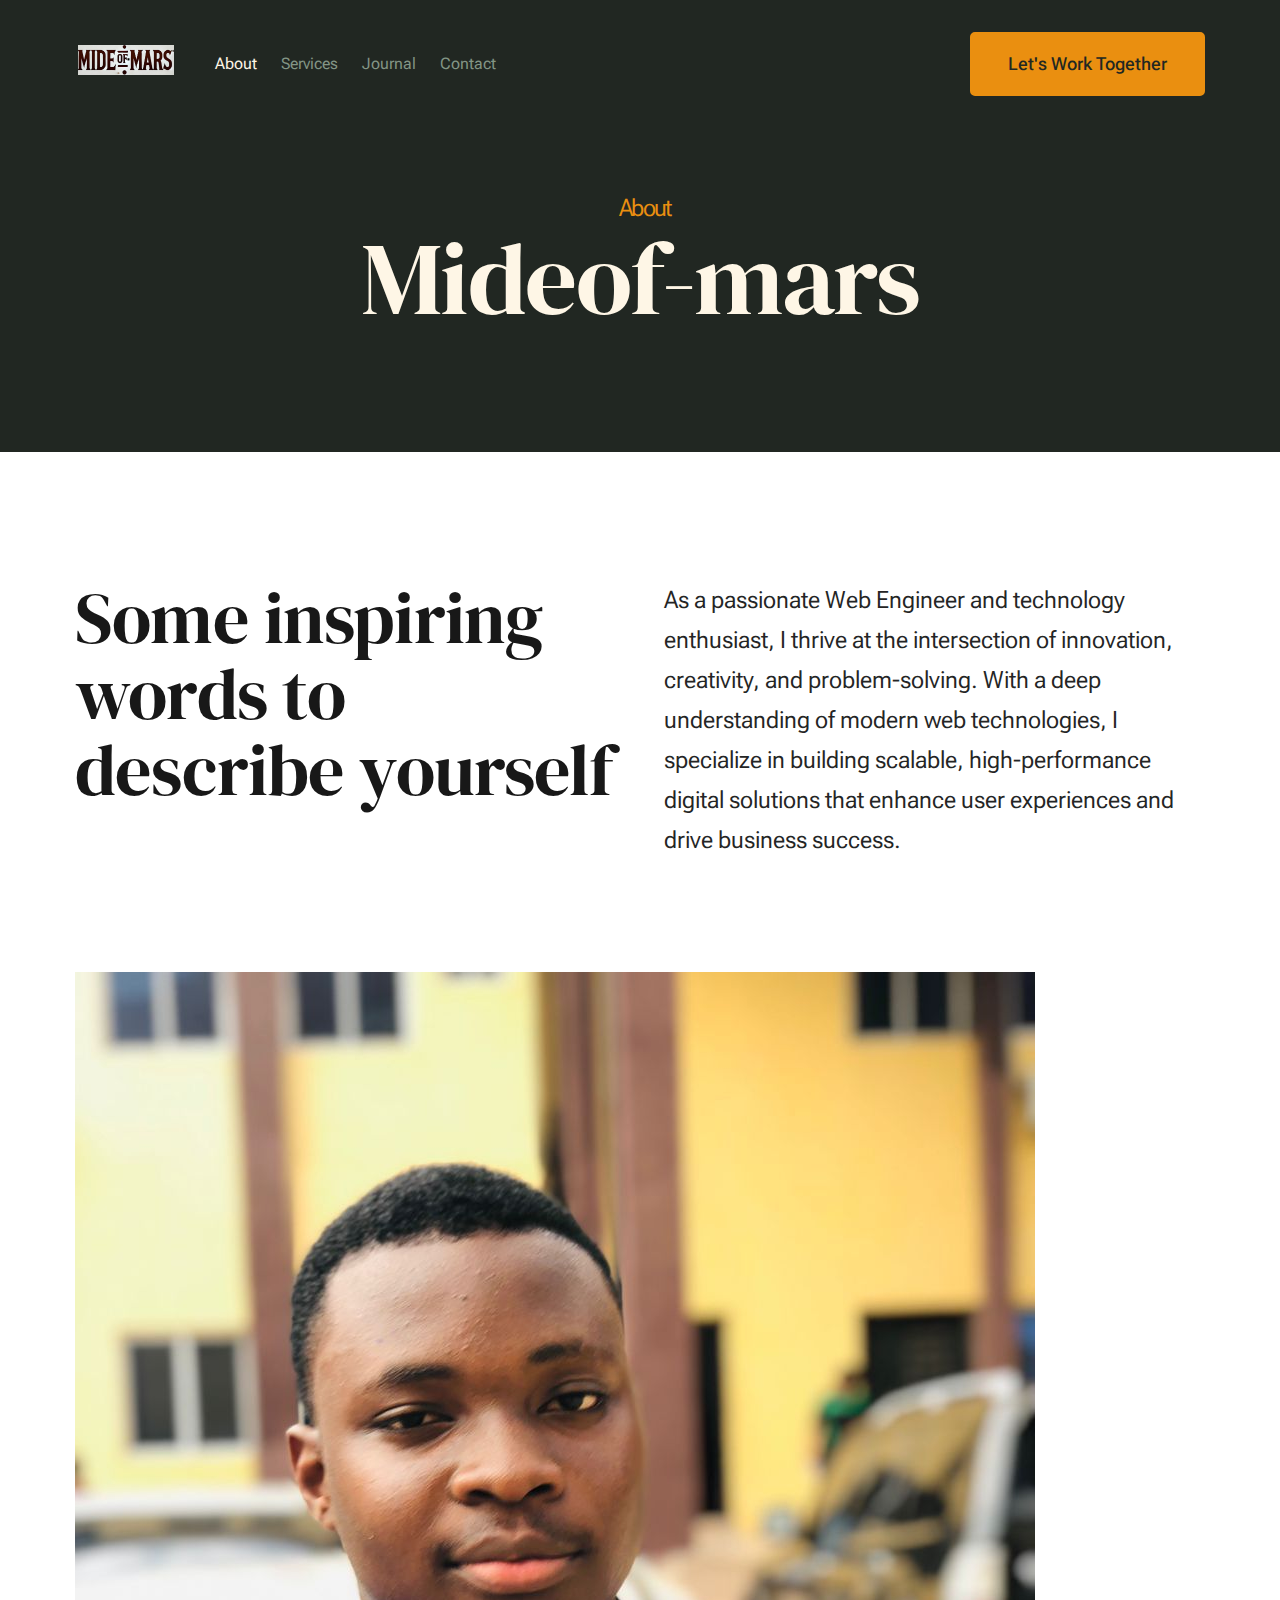
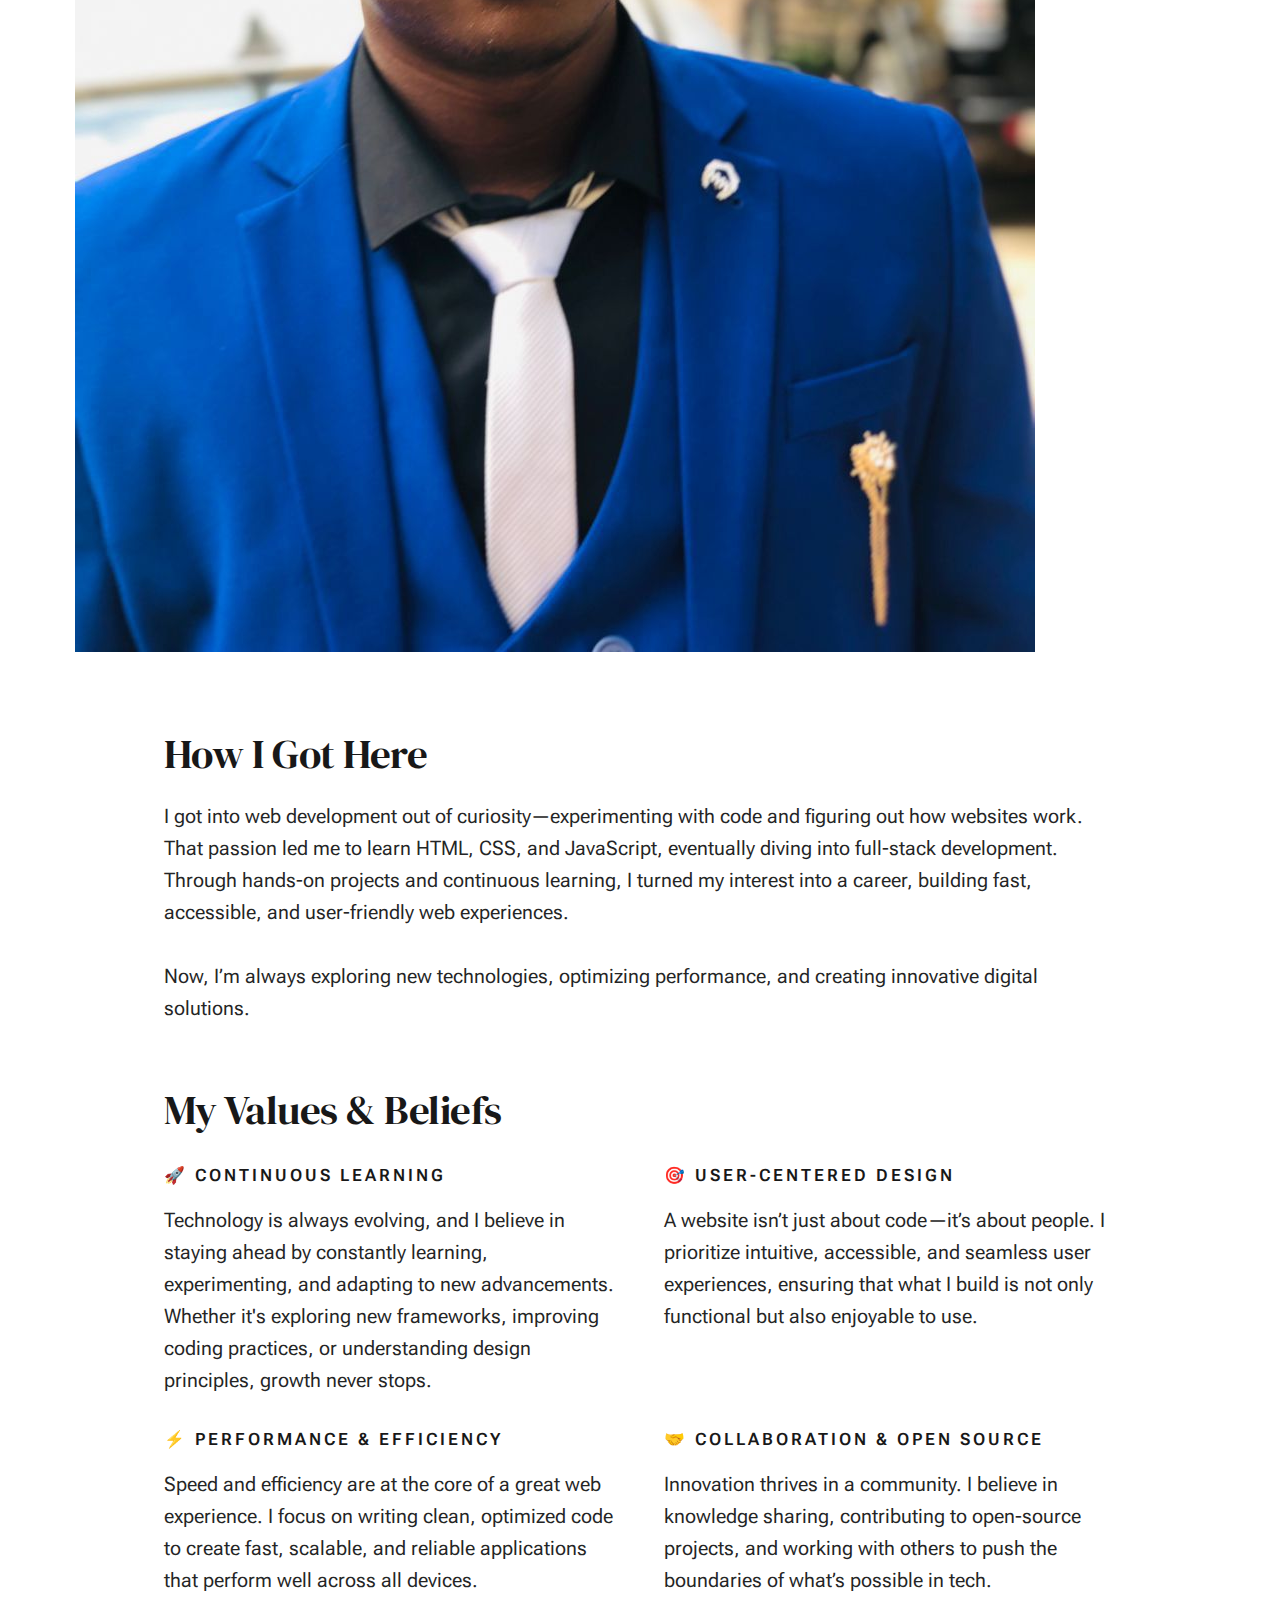
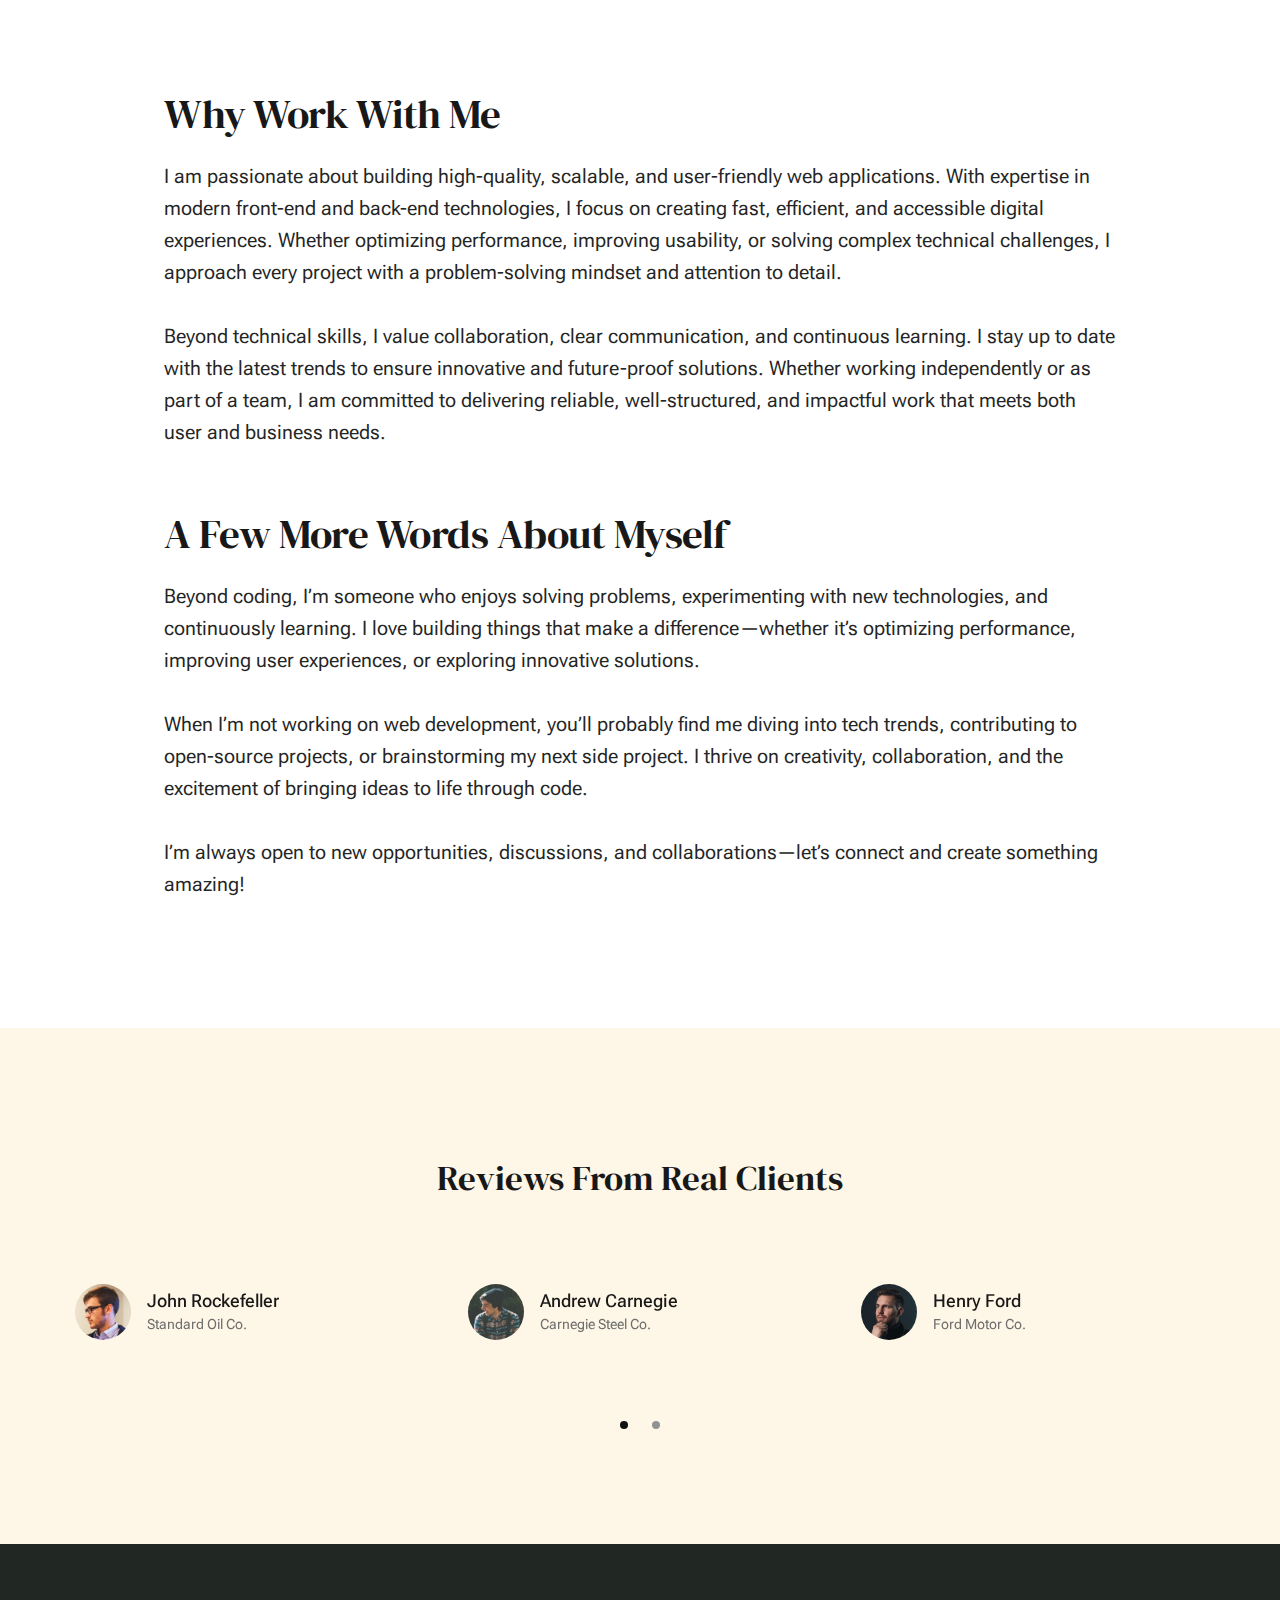
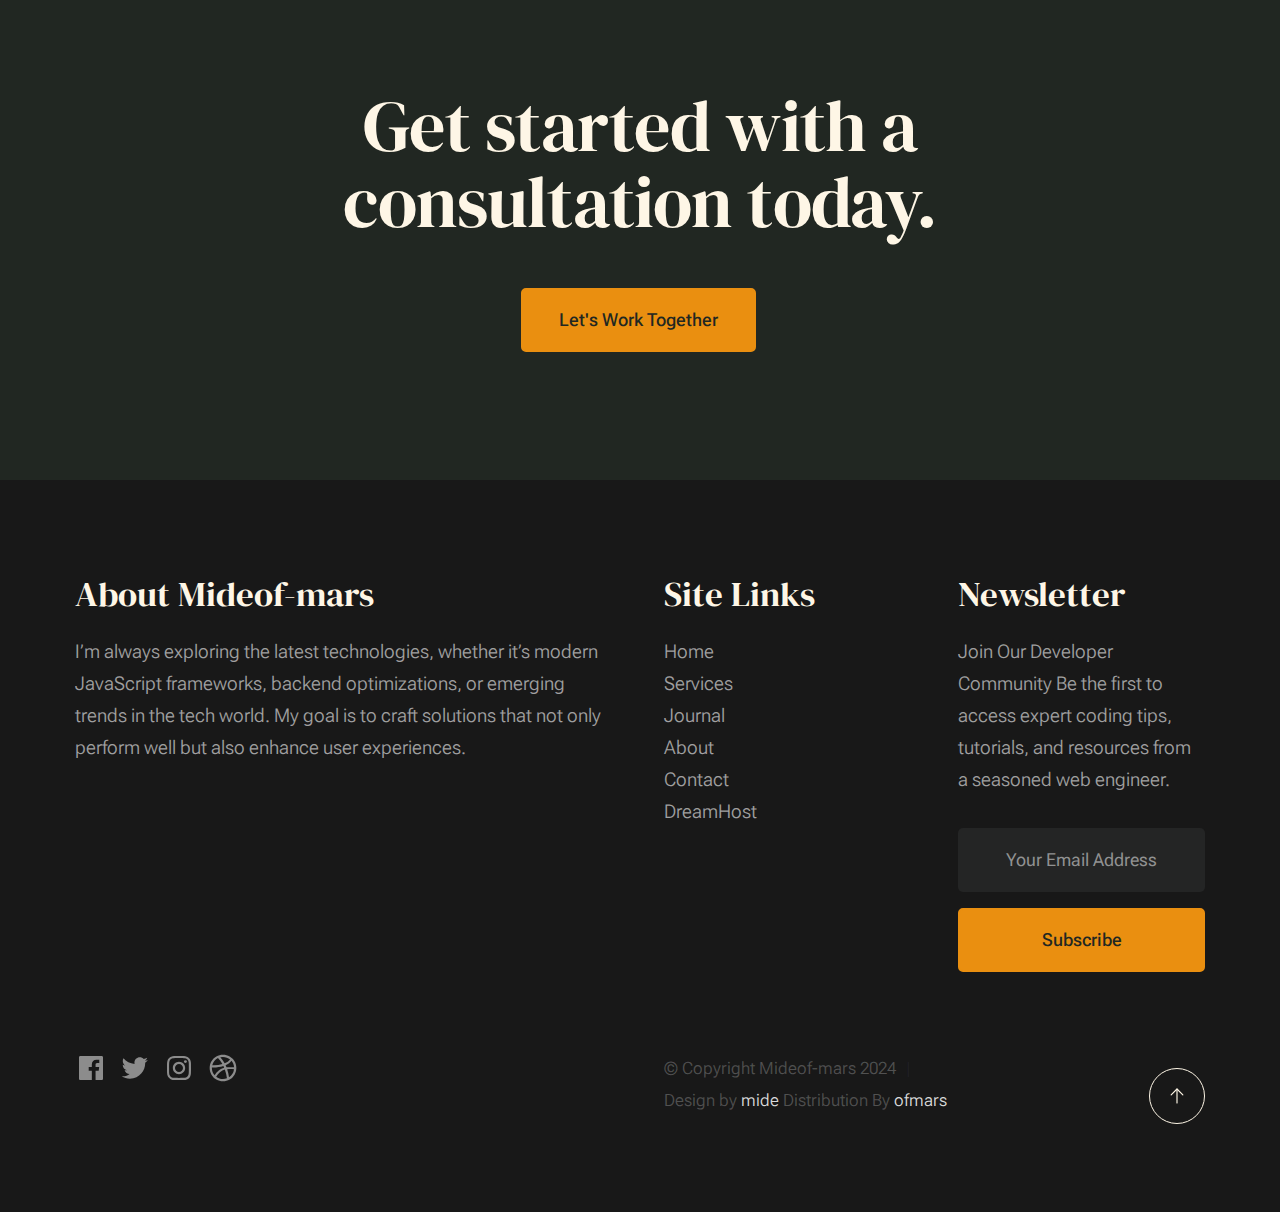
<file: about.html>
<!DOCTYPE html>
<html lang="en" class="no-js" >
<head>

    <!--- basic page needs
    ================================================== -->
    <meta charset="utf-8">
    <meta name="viewport" content="width=device-width, initial-scale=1">
    <title>About - Mideof-mars</title>

    <script>
        document.documentElement.classList.remove('no-js');
        document.documentElement.classList.add('js');
    </script>

    <!-- CSS
    ================================================== -->
    <link rel="stylesheet" href="css/vendor.css">
    <link rel="stylesheet" href="css/styles.css">

    <!-- favicons
    ================================================== -->
    <link rel="apple-touch-icon" sizes="180x180" href="apple-touch-icon.png">
    <link rel="icon" type="image/png" sizes="32x32" href="favicon-32x32.png">
    <link rel="icon" type="image/png" sizes="16x16" href="favicon-16x16.png">
    <link rel="manifest" href="site.webmanifest">

</head>


<body id="top">


    <!-- preloader
    ================================================== -->
    <div id="preloader">
        <div id="loader" class="dots-fade">
            <div></div>
            <div></div>
            <div></div>
        </div>
    </div>


    <!-- page wrap
    ================================================== -->
    <div id="page" class="s-pagewrap">


        <!-- # site header 
        ================================================== -->
        <header class="s-header">

            <div class="row s-header__inner width-sixteen-col">

                <div class="s-header__block">
                    <div class="s-header__logo">
                        <a class="logo" href="index.html">
                            <img src="images/WhatsApp Image 2024-11-26 at 11.36.04_9668e1ab.jpg" alt="Homepage">
                        </a>
                    </div>

                    <a class="s-header__menu-toggle" href="#0"><span>Menu</span></a>
                </div> <!-- end s-header__block -->

                <nav class="s-header__nav">
    
                    <ul class="s-header__menu-links">
                        <li class="current"><a href="about.html">About</a></li>
                        <li><a href="services.html">Services</a></li>
                        <li><a href="blog.html">Journal</a></li>
                        <li><a href="contact.html">Contact</a></li>
                    </ul> <!-- s-header__menu-links -->

                    <div class="s-header__contact">
                        <a href="contact.html" class="btn btn--primary s-header__contact-btn">Let's Work Together</a>                        
                    </div> <!-- s-header__contact -->
    
                </nav> <!-- end s-header__nav -->

            </div> <!-- end s-header__inner -->

        </header> <!-- end s-header -->


        <!-- # site main content
        ================================================== -->
        <section id="content" class="s-content">

               <section class="s-pageheader pageheader">
                    <div class="row">
                        <div class="column xl-12">
                            <h1 class="page-title">
                                <span class="page-title__small-type text-pretitle">About</span>
                                Mideof-mars
                            </h1>
                            
                        </div>
                    </div>
               </section> <!-- end pageheader --> 

               <section class="s-pagecontent pagecontent">

                    <div class="row pageintro">
                        <div class="column xl-6 lg-12">
                            <h2 class="text-display-title">Some inspiring words to describe yourself</h2>
                        </div>
                        <div class="column xl-6 lg-12 u-flexitem-x-right">
                            <p class="lead">
                                As a passionate Web Engineer and technology enthusiast, I thrive at the intersection of innovation, creativity, and problem-solving. With a deep understanding of modern web technologies, I specialize in building scalable, high-performance digital solutions that enhance user experiences and drive business success.
                            </p>
                        </div>                       
                    </div> <!-- end pageintro -->   
                    
                    <div class="row pagemedia">
                        <d class="column xl-12">
                            <figure class="page-media">                                
                                <img src="images/WhatsApp Image 2024-11-26 at 11.14.45_83d7c222.jpg" 
                                     srcset="images/WhatsApp Image 2024-11-26 at 11.14.45_83d7c222.jpg, 
                                     images/WhatsApp Image 2024-11-26 at 11.14.45_83d7c222.jpg, 
                                     images/WhatsApp Image 2024-11-26 at 11.14.45_83d7c222.jpg" sizes="(max-width: 2400px) 100vw, 2400px" alt="">
                            </figure>
                        </d>
                    </div> <!-- end pagemedia -->

                    <div class="row width-narrower pagemain">
                        <div class="column xl-12"> 

                            <h2>How I Got Here</h2>
                            <p>
                                I got into web development out of curiosity—experimenting with code and figuring out how websites work. That passion led me to learn HTML, CSS, and JavaScript, eventually diving into full-stack development. Through hands-on projects and continuous learning, I turned my interest into a career, building fast, accessible, and user-friendly web experiences. <br> <br>

                                Now, I’m always exploring new technologies, optimizing performance, and creating innovative digital solutions.
                                                                
                            </p>

                            <h2 class="u-add-bottom">My Values & Beliefs</h2>

                            <div class="grid-list-items list-items">
                                <div class="grid-list-items__item list-items__item u-remove-bottom">
                                    <div class="list-items__item-header">
                                        <h6 class="list-items__item-small-title">🚀 Continuous Learning</h6>
                                    </div>
                                    <p>
                                        Technology is always evolving, and I believe in staying ahead by constantly learning, experimenting, and adapting to new advancements. Whether it's exploring new frameworks, improving coding practices, or understanding design principles, growth never stops.
                                    </p>
                                </div>
                                <div class="grid-list-items__item list-items__item u-remove-bottom">
                                    <div class="list-items__item-header">
                                        <h6 class="list-items__item-small-title">🎯 User-Centered Design</h6>
                                    </div>
                                    <p> 
                                        A website isn’t just about code—it’s about people. I prioritize intuitive, accessible, and seamless user experiences, ensuring that what I build is not only functional but also enjoyable to use.
                                    </p>
                                </div>
                                <div class="grid-list-items__item list-items__item u-remove-bottom">
                                    <div class="list-items__item-header">
                                        <h6 class="list-items__item-small-title">⚡ Performance & Efficiency</h6>
                                    </div>
                                    <p>
                                        Speed and efficiency are at the core of a great web experience. I focus on writing clean, optimized code to create fast, scalable, and reliable applications that perform well across all devices.
                                    </p>
                                </div>
                                <div class="grid-list-items__item list-items__item u-remove-bottom">
                                    <div class="list-items__item-header">
                                        <h6 class="list-items__item-small-title">🤝 Collaboration & Open Source</h6>
                                    </div>
                                    <p>
                                        Innovation thrives in a community. I believe in knowledge sharing, contributing to open-source projects, and working with others to push the boundaries of what’s possible in tech.

                                    </p>
                                </div>
                            </div> <!--grid-list-items -->

                            <h2>Why Work With Me</h2>
                            <p>
                                I am passionate about building high-quality, scalable, and user-friendly web applications. With expertise in modern front-end and back-end technologies, 
                                I focus on creating fast, efficient, and accessible digital experiences. Whether optimizing performance, improving usability, or solving complex technical challenges, I approach every project with a problem-solving mindset and attention to detail.
                            </p>

                            <p>
                                Beyond technical skills, I value collaboration, clear communication, and continuous learning.
                                 I stay up to date with the latest trends to ensure innovative and future-proof solutions. 
                                 Whether working independently or as part of a team, I am committed to delivering reliable, well-structured, and impactful work that meets both user and business needs.

                            </p>                   

                            <h2>A Few More Words About Myself</h2>
                            <p>
                                Beyond coding, I’m someone who enjoys solving problems, experimenting with new technologies, and continuously learning. I love building things that make a difference—whether it’s optimizing performance, improving user experiences, or exploring innovative solutions. <br><br>

                                When I’m not working on web development, you’ll probably find me diving into tech trends, contributing to open-source projects, or brainstorming my next side project. I thrive on creativity, collaboration, and the excitement of bringing ideas to life through code. <br><br>
                                
                                I’m always open to new opportunities, discussions, and collaborations—let’s connect and create something amazing! 
                            </p>

                        </div> <!-- end grid-block-->
                    </div> <!-- end pagemain -->

               </section> <!-- pagecontent -->

               <section class="s-testimonials">

                    <div class="s-testimonials__header row row-x-center text-center">
                        <div class="column xl-8 lg-12">
        
                            <p class="text-pretitle">
                            
                            </p>
                            <h3>
                            Reviews From Real Clients
                            </h3>                        
        
                        </div>
                    </div> <!--end s-testimonials__header -->

                    <div class="row s-testimonials__content">
                        <div class="column xl-12 testimonials">

                            <div class="swiper-container testimonials__slider page-slider">

                                <div class="swiper-wrapper">
                                    <div class="testimonials__slide swiper-slide">
                                        <p>
                                        
                                        </p>
                                        <div class="testimonials__author">
                                            <img src="images/avatars/user-01.jpg" alt="Author image" class="testimonials__avatar">
                                            <cite class="testimonials__cite">
                                                <strong>John Rockefeller</strong>
                                                <span>Standard Oil Co.</span>
                                            </cite>
                                        </div>
                                    </div>
                                    <div class="testimonials__slide swiper-slide">
                                        <p>
                                        
                                        </p>
                                        <div class="testimonials__author">
                                            <img src="images/avatars/user-04.jpg" alt="Author image" class="testimonials__avatar">
                                            <cite class="testimonials__cite">
                                                <strong>Andrew Carnegie</strong>
                                                <span>Carnegie Steel Co.</span>
                                            </cite>
                                        </div>
                                    </div>
                                    <div class="testimonials__slide swiper-slide">
                                        <p>
                                       
                                        </p>
                                        <div class="testimonials__author">
                                            <img src="images/avatars/user-06.jpg" alt="Author image" class="testimonials__avatar">
                                            <cite class="testimonials__cite">
                                                <strong>Henry Ford</strong>
                                                <span>Ford Motor Co.</span>
                                            </cite>
                                        </div>
                                    </div>
                                    <div class="testimonials__slide swiper-slide">
                                        <p>
                                        
                                        </p>
                                        <div class="testimonials__author">
                                            <img src="images/avatars/user-02.jpg" alt="Author image" class="testimonials__avatar">
                                            <cite class="testimonials__cite">
                                                <strong>John Morgan</strong>
                                                <span>JP Morgan & Co.</span>
                                            </cite>
                                        </div>
                                    </div> 
                                </div> <!-- end swiper-wrapper --> 

                                <div class="swiper-pagination"></div>

                            </div> <!--end testimonials__slider --> 

                        </div> <!-- testimonials -->
                    </div> <!--end s-testimonials__content -->

               </section> <!-- end s-testimonials -->

        </section> <!-- s-content-->

        <!-- # cta
        ================================================== -->
        <section id="cta" class="s-cta">

            <div class="row row-x-center text-center">
                <div class="column xl-8 lg-12">

                    <div class="s-cta__content">
                        <h2 class="text-display-title">
                        Get started with a consultation today.
                        </h2>
                        <p class="lead">
                        
                        </p>
                        <a href="contact.html" class="btn btn--primary">Let's Work Together</a>
                    </div>

                </div>
            </div>

        </section> <!-- end s-cta -->


        <!-- # footer 
        ================================================== -->
        <footer class="s-footer">
            <div class="row s-footer__content">
                <div class="column xl-6 lg-6 md-12 s-footer__block s-footer__about">                    
                    <h3>About Mideof-mars</h3>
                    <p>
                        I’m always exploring the latest technologies, whether it’s modern JavaScript frameworks, backend optimizations, or emerging trends in the tech world. My goal is to craft solutions that not only perform well but also enhance user experiences.
                    </p>               
                </div>                
                <div class="column xl-3 lg-6 md-12 s-footer__block s-footer__site-links">
                    <h3>Site Links</h3>
                    <ul class="link-list">
                        <li><a href="index.html">Home</a></li>
                        <li><a href="services.html">Services</a></li>
                        <li><a href="blog.html">Journal</a></li>
                        <li><a href="about.html">About</a></li>
                        <li><a href="contact.html">Contact</a></li>
                        <li><a href="https://www.dreamhost.com/r.cgi?287326">DreamHost</a></li>
                    </ul>
                </div>
                <div class="column xl-3 lg-6 md-12 tab-12 s-footer__block s-footer__newsletter">
                    <h3>Newsletter</h3>

                    <p>
                        Join Our Developer Community Be the first to access expert coding tips, tutorials, and resources from a seasoned web engineer.
                    </p>

                    <div class="subscribe-form">
                        <form id="mc-form" class="mc-form">
                            <input type="email" name="EMAIL" id="mce-EMAIL" class="u-fullwidth text-center" placeholder="Your Email Address" title="The domain portion of the email address is invalid (the portion after the @)." pattern="^([^\x00-\x20\x22\x28\x29\x2c\x2e\x3a-\x3c\x3e\x40\x5b-\x5d\x7f-\xff]+|\x22([^\x0d\x22\x5c\x80-\xff]|\x5c[\x00-\x7f])*\x22)(\x2e([^\x00-\x20\x22\x28\x29\x2c\x2e\x3a-\x3c\x3e\x40\x5b-\x5d\x7f-\xff]+|\x22([^\x0d\x22\x5c\x80-\xff]|\x5c[\x00-\x7f])*\x22))*\x40([^\x00-\x20\x22\x28\x29\x2c\x2e\x3a-\x3c\x3e\x40\x5b-\x5d\x7f-\xff]+|\x5b([^\x0d\x5b-\x5d\x80-\xff]|\x5c[\x00-\x7f])*\x5d)(\x2e([^\x00-\x20\x22\x28\x29\x2c\x2e\x3a-\x3c\x3e\x40\x5b-\x5d\x7f-\xff]+|\x5b([^\x0d\x5b-\x5d\x80-\xff]|\x5c[\x00-\x7f])*\x5d))*(\.\w{2,})+$" required>
                            <input type="submit" name="subscribe" value="Subscribe" class="btn btn--primary btn--small u-fullwidth">
                            <!-- <div style="position: absolute; left: -5000px;" aria-hidden="true"><input type="text" name="b_cdb7b577e41181934ed6a6a44_9a91cfe7b3" tabindex="-1" value=""></div> -->
                            <div class="mc-status"></div>
                        </form>
                    </div>
                </div>
            </div>    
            
            <div class="row s-footer__bottom">
                <div class="column xl-6 lg-12">
                    <ul class="s-footer__social social-list">
                        <li>
                            <a href="https://www.facebook.com/share/4fwjuUhWhx6Fnkse/?mibextid=wwXIfr">
                                <svg xmlns="http://www.w3.org/2000/svg" width="24" height="24" viewBox="0 0 24 24" style="fill:rgba(0, 0, 0, 1);transform:;-ms-filter:"><path d="M20,3H4C3.447,3,3,3.448,3,4v16c0,0.552,0.447,1,1,1h8.615v-6.96h-2.338v-2.725h2.338v-2c0-2.325,1.42-3.592,3.5-3.592 c0.699-0.002,1.399,0.034,2.095,0.107v2.42h-1.435c-1.128,0-1.348,0.538-1.348,1.325v1.735h2.697l-0.35,2.725h-2.348V21H20 c0.553,0,1-0.448,1-1V4C21,3.448,20.553,3,20,3z"></path></svg>
                                <span class="u-screen-reader-text">Facebook</span>
                            </a>
                        </li>
                        <li>
                            <a href="https://x.com/ofmarsofficial">
                                <svg xmlns="http://www.w3.org/2000/svg" width="24" height="24" viewBox="0 0 24 24" style="fill:rgba(0, 0, 0, 1);transform:;-ms-filter:"><path d="M19.633,7.997c0.013,0.175,0.013,0.349,0.013,0.523c0,5.325-4.053,11.461-11.46,11.461c-2.282,0-4.402-0.661-6.186-1.809 c0.324,0.037,0.636,0.05,0.973,0.05c1.883,0,3.616-0.636,5.001-1.721c-1.771-0.037-3.255-1.197-3.767-2.793 c0.249,0.037,0.499,0.062,0.761,0.062c0.361,0,0.724-0.05,1.061-0.137c-1.847-0.374-3.23-1.995-3.23-3.953v-0.05 c0.537,0.299,1.16,0.486,1.82,0.511C3.534,9.419,2.823,8.184,2.823,6.787c0-0.748,0.199-1.434,0.548-2.032 c1.983,2.443,4.964,4.04,8.306,4.215c-0.062-0.3-0.1-0.611-0.1-0.923c0-2.22,1.796-4.028,4.028-4.028 c1.16,0,2.207,0.486,2.943,1.272c0.91-0.175,1.782-0.512,2.556-0.973c-0.299,0.935-0.936,1.721-1.771,2.22 c0.811-0.088,1.597-0.312,2.319-0.624C21.104,6.712,20.419,7.423,19.633,7.997z"></path></svg>
                                <span class="u-screen-reader-text">Twitter</span>
                            </a>
                        </li>
                        <li>
                            <a href="https://www.instagram.com/mideofmarsofficial/profilecard/?igsh=Z3MxanZwNHFmdTM0">
                                <svg xmlns="http://www.w3.org/2000/svg" width="24" height="24" viewBox="0 0 24 24" style="fill:rgba(0, 0, 0, 1);transform:;-ms-filter:"><path d="M11.999,7.377c-2.554,0-4.623,2.07-4.623,4.623c0,2.554,2.069,4.624,4.623,4.624c2.552,0,4.623-2.07,4.623-4.624 C16.622,9.447,14.551,7.377,11.999,7.377L11.999,7.377z M11.999,15.004c-1.659,0-3.004-1.345-3.004-3.003 c0-1.659,1.345-3.003,3.004-3.003s3.002,1.344,3.002,3.003C15.001,13.659,13.658,15.004,11.999,15.004L11.999,15.004z"></path><circle cx="16.806" cy="7.207" r="1.078"></circle><path d="M20.533,6.111c-0.469-1.209-1.424-2.165-2.633-2.632c-0.699-0.263-1.438-0.404-2.186-0.42 c-0.963-0.042-1.268-0.054-3.71-0.054s-2.755,0-3.71,0.054C7.548,3.074,6.809,3.215,6.11,3.479C4.9,3.946,3.945,4.902,3.477,6.111 c-0.263,0.7-0.404,1.438-0.419,2.186c-0.043,0.962-0.056,1.267-0.056,3.71c0,2.442,0,2.753,0.056,3.71 c0.015,0.748,0.156,1.486,0.419,2.187c0.469,1.208,1.424,2.164,2.634,2.632c0.696,0.272,1.435,0.426,2.185,0.45 c0.963,0.042,1.268,0.055,3.71,0.055s2.755,0,3.71-0.055c0.747-0.015,1.486-0.157,2.186-0.419c1.209-0.469,2.164-1.424,2.633-2.633 c0.263-0.7,0.404-1.438,0.419-2.186c0.043-0.962,0.056-1.267,0.056-3.71s0-2.753-0.056-3.71C20.941,7.57,20.801,6.819,20.533,6.111z M19.315,15.643c-0.007,0.576-0.111,1.147-0.311,1.688c-0.305,0.787-0.926,1.409-1.712,1.711c-0.535,0.199-1.099,0.303-1.67,0.311 c-0.95,0.044-1.218,0.055-3.654,0.055c-2.438,0-2.687,0-3.655-0.055c-0.569-0.007-1.135-0.112-1.669-0.311 c-0.789-0.301-1.414-0.923-1.719-1.711c-0.196-0.534-0.302-1.099-0.311-1.669c-0.043-0.95-0.053-1.218-0.053-3.654 c0-2.437,0-2.686,0.053-3.655c0.007-0.576,0.111-1.146,0.311-1.687c0.305-0.789,0.93-1.41,1.719-1.712 c0.534-0.198,1.1-0.303,1.669-0.311c0.951-0.043,1.218-0.055,3.655-0.055c2.437,0,2.687,0,3.654,0.055 c0.571,0.007,1.135,0.112,1.67,0.311c0.786,0.303,1.407,0.925,1.712,1.712c0.196,0.534,0.302,1.099,0.311,1.669 c0.043,0.951,0.054,1.218,0.054,3.655c0,2.436,0,2.698-0.043,3.654H19.315z"></path></svg>
                                <span class="u-screen-reader-text">Instagram</span>
                            </a>
                        </li>
                        <li>
                            <a href="#0">
                                <svg xmlns="http://www.w3.org/2000/svg" width="24" height="24" viewBox="0 0 24 24" style="fill: rgba(0, 0, 0, 1);transform: ;msFilter:;"><path d="M20.66 6.98a9.932 9.932 0 0 0-3.641-3.64C15.486 2.447 13.813 2 12 2s-3.486.447-5.02 1.34c-1.533.893-2.747 2.107-3.64 3.64S2 10.187 2 12s.446 3.487 1.34 5.02a9.924 9.924 0 0 0 3.641 3.64C8.514 21.553 10.187 22 12 22s3.486-.447 5.02-1.34a9.932 9.932 0 0 0 3.641-3.64C21.554 15.487 22 13.813 22 12s-.446-3.487-1.34-5.02zM12 3.66c2 0 3.772.64 5.32 1.919-.92 1.174-2.286 2.14-4.1 2.9-1.002-1.813-2.088-3.327-3.261-4.54A7.715 7.715 0 0 1 12 3.66zM5.51 6.8a8.116 8.116 0 0 1 2.711-2.22c1.212 1.201 2.325 2.7 3.34 4.5-2 .6-4.114.9-6.341.9-.573 0-1.006-.013-1.3-.04A8.549 8.549 0 0 1 5.51 6.8zM3.66 12c0-.054.003-.12.01-.2.007-.08.01-.146.01-.2.254.014.641.02 1.161.02 2.666 0 5.146-.367 7.439-1.1.187.373.381.793.58 1.26-1.32.293-2.674 1.006-4.061 2.14S6.4 16.247 5.76 17.5c-1.4-1.587-2.1-3.42-2.1-5.5zM12 20.34c-1.894 0-3.594-.587-5.101-1.759.601-1.187 1.524-2.322 2.771-3.401 1.246-1.08 2.483-1.753 3.71-2.02a29.441 29.441 0 0 1 1.56 6.62 8.166 8.166 0 0 1-2.94.56zm7.08-3.96a8.351 8.351 0 0 1-2.58 2.621c-.24-2.08-.7-4.107-1.379-6.081.932-.066 1.765-.1 2.5-.1.799 0 1.686.034 2.659.1a8.098 8.098 0 0 1-1.2 3.46zm-1.24-5c-1.16 0-2.233.047-3.22.14a27.053 27.053 0 0 0-.68-1.62c2.066-.906 3.532-2.006 4.399-3.3 1.2 1.414 1.854 3.027 1.96 4.84-.812-.04-1.632-.06-2.459-.06z"></path></svg>
                                <span class="u-screen-reader-text">Dribbble</span>
                            </a>
                        </li>
                    </ul> <!-- end s-footer__social -->
                </div>
                <div class="column xl-6 lg-12">
                    <p class="ss-copyright">
                        <span>© Copyright Mideof-mars 2024</span> 
                        <span>Design by <a href="">mide</a> Distribution By <a href="">ofmars</a></span>
                    </p>
                </div>

                <div class="ss-go-top">
                    <a class="smoothscroll" title="Back to Top" href="#top">
                        <svg xmlns="http://www.w3.org/2000/svg" viewBox="0 0 24 24" width="36" height="36" fill="none" stroke="#ffffff" stroke-width="1" stroke-linecap="round" stroke-linejoin="round">&lt;!--!  Atomicons Free 1.00 by @atisalab License - https://atomicons.com/license/ (Icons: CC BY 4.0) Copyright 2021 Atomicons --&gt;<polyline points="17 11 12 6 7 11"></polyline><line x1="12" y1="18" x2="12" y2="6"></line></svg>
                    </a>
                </div> <!-- end ss-go-top -->
            </div>
            
        </footer> <!-- end s-footer -->

    </div> <!-- end page-wrap -->

    <!-- Java Script
    ================================================== -->
    <script src="js/plugins.js"></script>
    <script src="js/main.js"></script>

</body>
</html>
</file>
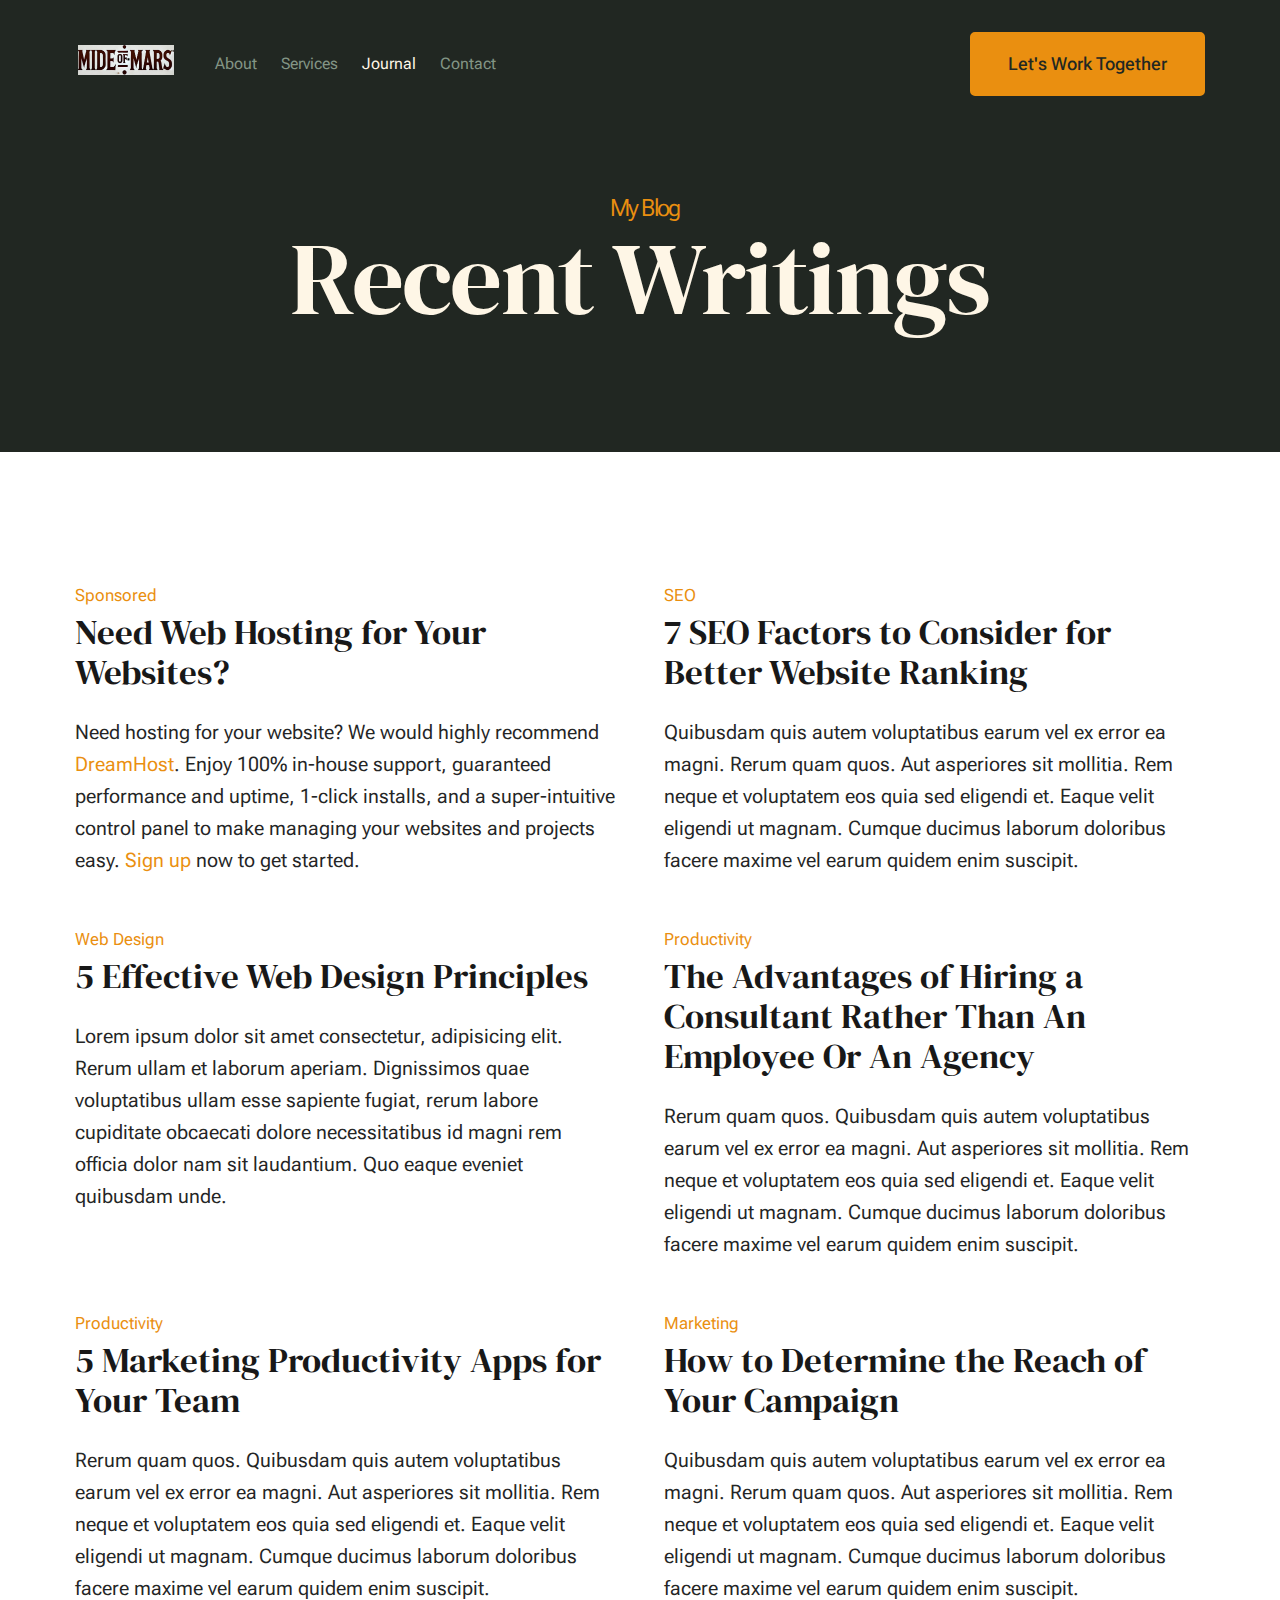
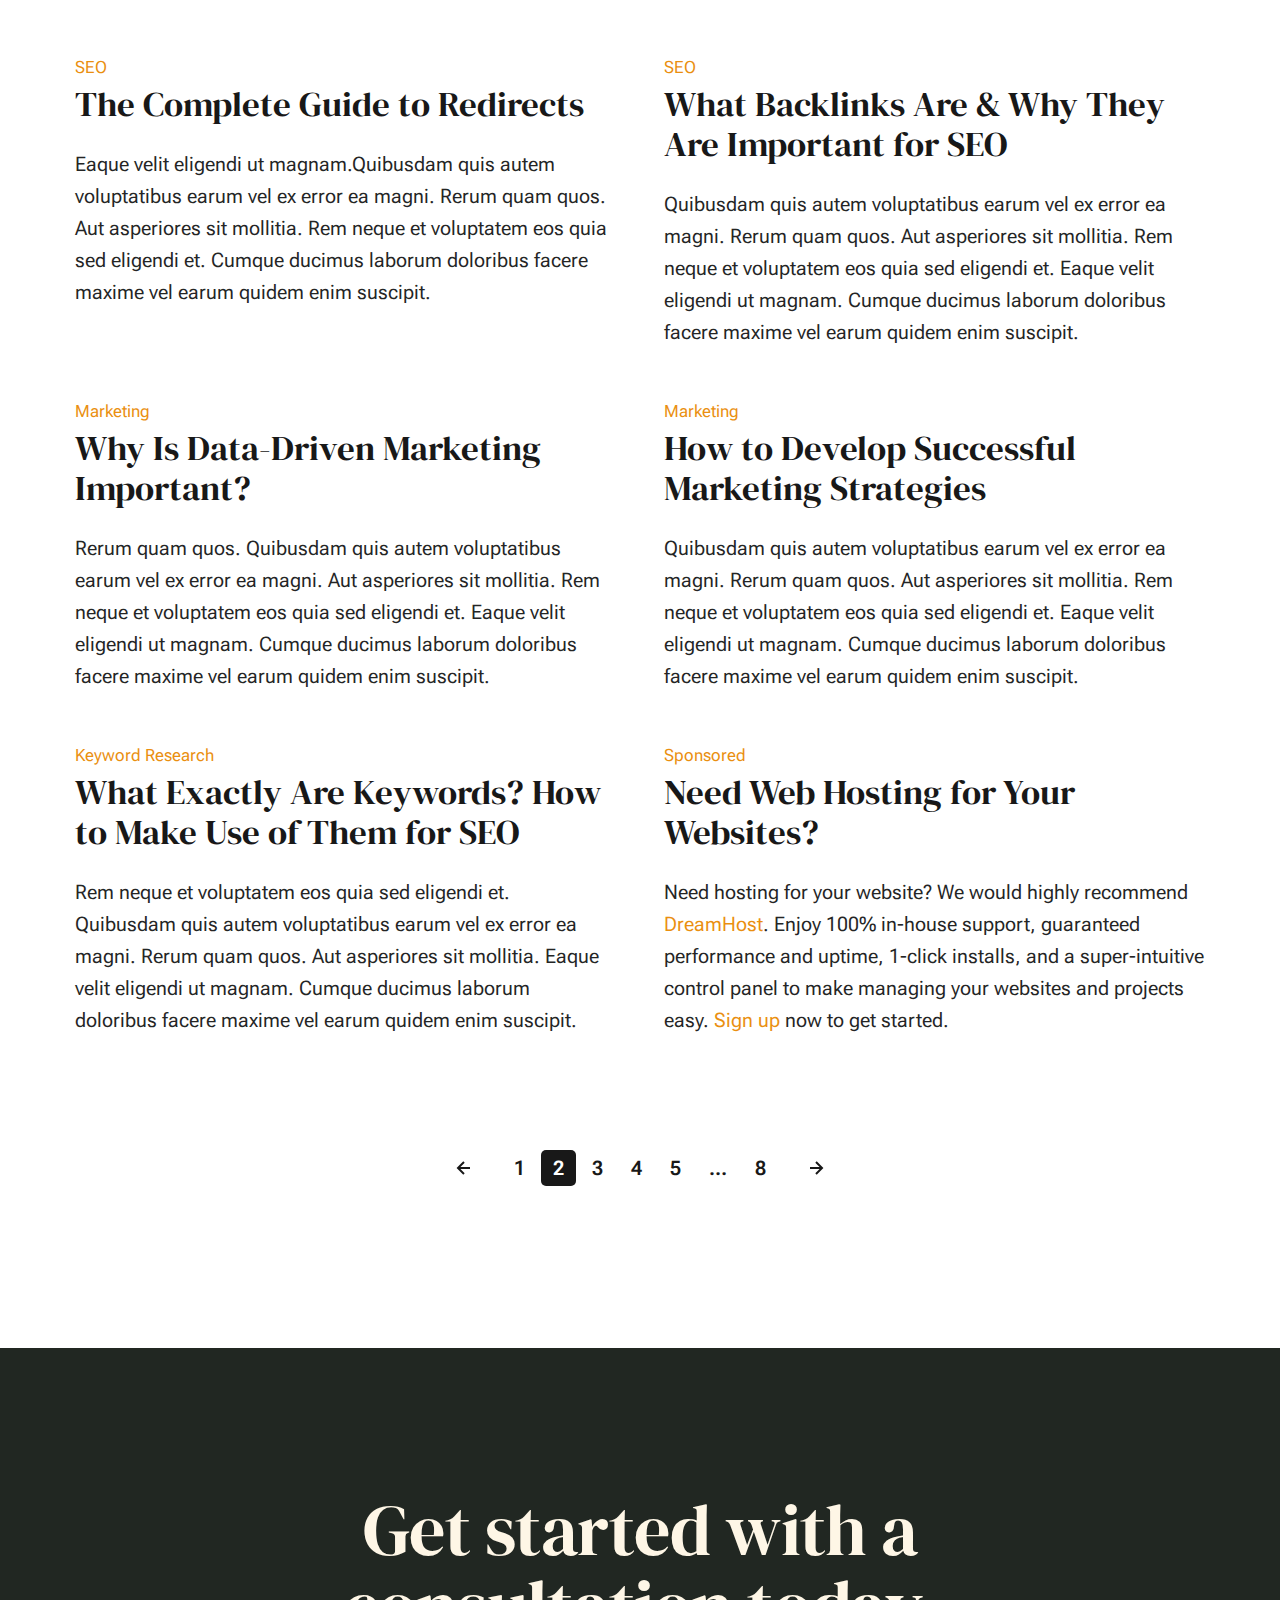
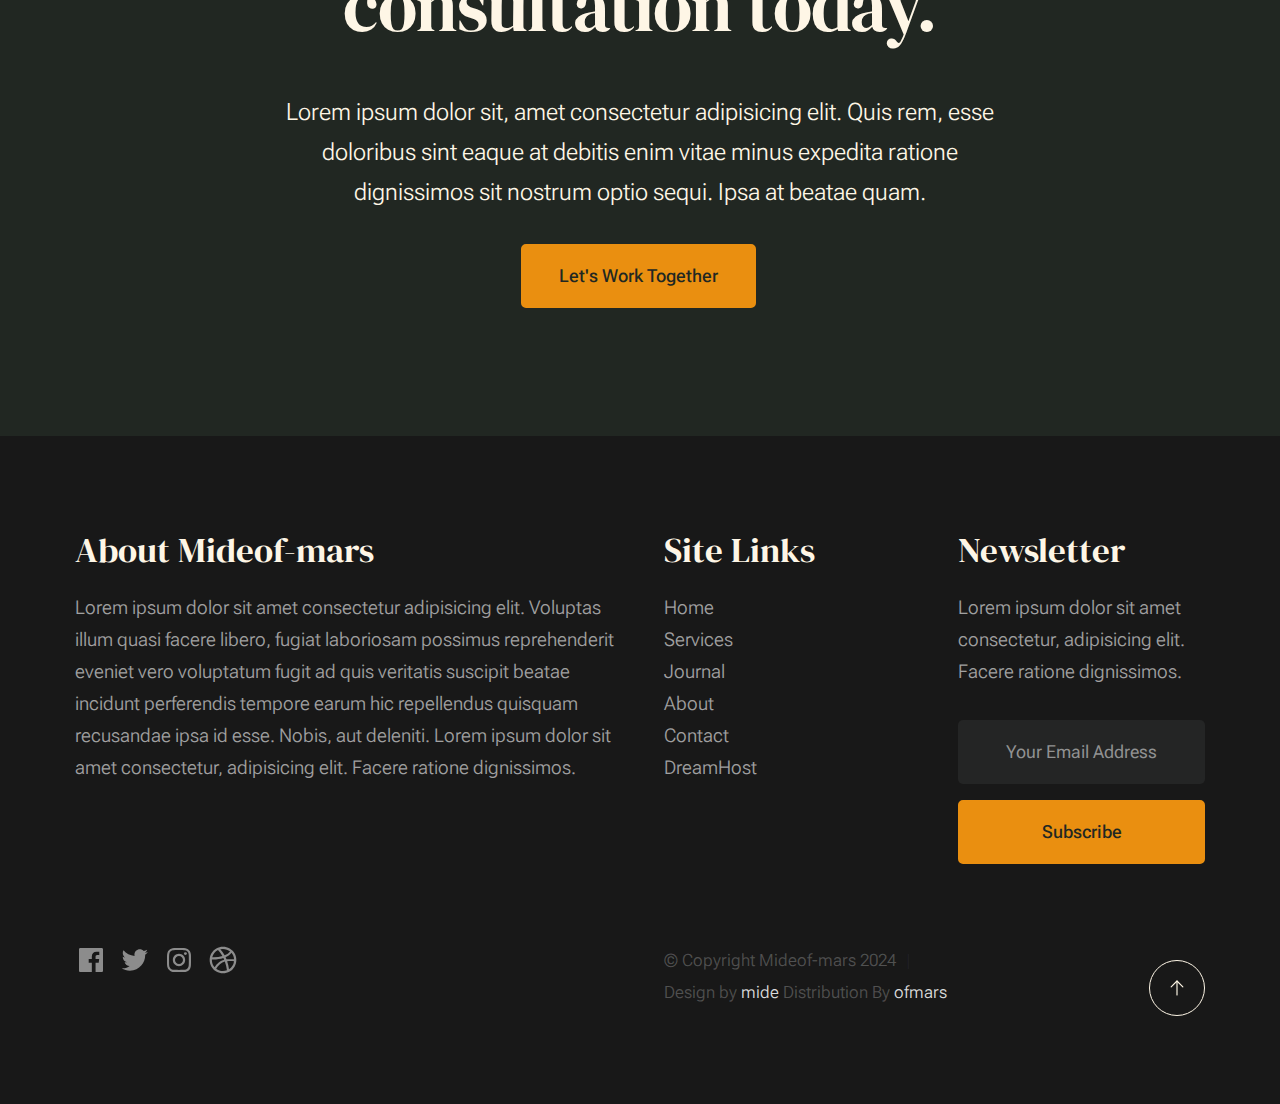
<file: blog.html>
<!DOCTYPE html>
<html lang="en" class="no-js" >
<head>

    <!--- basic page needs
    ================================================== -->
    <meta charset="utf-8">
    <meta name="viewport" content="width=device-width, initial-scale=1">
    <title>Blog - Monica</title>

    <script>
        document.documentElement.classList.remove('no-js');
        document.documentElement.classList.add('js');
    </script>

    <!-- CSS
    ================================================== -->
    <link rel="stylesheet" href="css/vendor.css">
    <link rel="stylesheet" href="css/styles.css">

    <!-- favicons
    ================================================== -->
    <link rel="apple-touch-icon" sizes="180x180" href="apple-touch-icon.png">
    <link rel="icon" type="image/png" sizes="32x32" href="favicon-32x32.png">
    <link rel="icon" type="image/png" sizes="16x16" href="favicon-16x16.png">
    <link rel="manifest" href="site.webmanifest">

</head>


<body id="top">


    <!-- preloader
    ================================================== -->
    <div id="preloader">
        <div id="loader" class="dots-fade">
            <div></div>
            <div></div>
            <div></div>
        </div>
    </div>


    <!-- page wrap
    ================================================== -->
    <div id="page" class="s-pagewrap">

        <!-- # site header 
        ================================================== -->
        <header class="s-header">

            <div class="row s-header__inner width-sixteen-col">

                <div class="s-header__block">
                    <div class="s-header__logo">
                        <a class="logo" href="index.html">
                            <img src="images/WhatsApp Image 2024-11-26 at 11.36.04_9668e1ab.jpg" alt="Homepage">
                        </a>
                    </div>

                    <a class="s-header__menu-toggle" href="#0"><span>Menu</span></a>
                </div> <!-- end s-header__block -->

                <nav class="s-header__nav">
    
                    <ul class="s-header__menu-links">
                        <li><a href="about.html">About</a></li>
                        <li><a href="services.html">Services</a></li>
                        <li class="current"><a href="blog.html">Journal</a></li>
                        <li><a href="contact.html">Contact</a></li>
                    </ul> <!-- s-header__menu-links -->

                    <div class="s-header__contact">
                        <a href="contact.html" class="btn btn--primary s-header__contact-btn">Let's Work Together</a>                        
                    </div> <!-- s-header__contact -->
    
                </nav> <!-- end s-header__nav -->

            </div> <!-- end s-header__inner -->

        </header> <!-- end s-header -->


        <!-- # site main content
        ================================================== -->
        <section id="content" class="s-content">

               <section class="s-pageheader pageheader">
                    <div class="row">
                        <div class="column xl-12">
                            <h1 class="page-title">
                                <span class="page-title__small-type text-pretitle">My Blog</span>
                                Recent Writings
                            </h1>
                        </div>
                    </div>
               </section>   

               <section class="s-pagecontent pagecontent">

                    <div class="row">
                        <div class="column xl-12 grid-block">          
        
                            <!-- <div class="grid-full">         -->
                                <div class="grid-full grid-list-items">

                                    <div class="grid-list-items__item blog-card">
                                        <div class="blog-card__header">
                                            <div class="blog-card__cat-links">
                                                <a href="blog.html">Sponsored</a>
                                            </div>
                                            <h3 class="blog-card__title"><a href="https://www.dreamhost.com/r.cgi?287326">Need Web Hosting for Your Websites?</a></h3>
                                        </div>
                                        <div class="blog-card__text">
                                            <p>
                                            Need hosting for your website? We would highly recommend <a href="https://www.dreamhost.com/r.cgi?287326">DreamHost</a>.
                                            Enjoy 100% in-house support, guaranteed performance and uptime, 1-click installs, and a super-intuitive control 
                                            panel to make managing your websites and projects easy. <a href="https://www.dreamhost.com/r.cgi?287326">Sign up</a> now to get started.
                                            </p>
                                        </div>
                                    </div> <!-- end blog-card -->
                                    <div class="grid-list-items__item blog-card">
                                        <div class="blog-card__header">
                                            <div class="blog-card__cat-links">
                                                <a href="blog.html">SEO</a>
                                            </div>
                                            <h3 class="blog-card__title"><a href="single.html">7 SEO Factors to Consider for Better Website Ranking</a></h3>
                                        </div>
                                        <div class="blog-card__text">
                                            <p>
                                            Quibusdam quis autem voluptatibus earum vel ex error ea magni. Rerum quam quos. Aut asperiores 
                                            sit mollitia. Rem neque et voluptatem eos quia sed eligendi et. Eaque velit eligendi ut 
                                            magnam. Cumque ducimus laborum doloribus facere maxime vel earum quidem enim suscipit.
                                            </p>
                                        </div>
                                    </div> <!-- end blog-card -->
                                    <div class="grid-list-items__item blog-card">
                                        <div class="blog-card__header">
                                            <div class="blog-card__cat-links">
                                                <a href="blog.html">Web Design</a>
                                            </div>
                                            <h3 class="blog-card__title"><a href="single.html">5 Effective Web Design Principles</a></h3>
                                        </div>
                                        <div class="blog-card__text">
                                            <p>
                                            Lorem ipsum dolor sit amet consectetur, adipisicing elit. Rerum ullam et laborum aperiam. 
                                            Dignissimos quae voluptatibus ullam esse sapiente fugiat, rerum labore cupiditate obcaecati 
                                            dolore necessitatibus id magni rem officia dolor nam sit laudantium. Quo eaque eveniet quibusdam unde. 
                                            </p>
                                        </div>
                                    </div> <!-- end blog card -->
                                    <div class="grid-list-items__item blog-card">
                                        <div class="blog-card__header">
                                            <div class="blog-card__cat-links">
                                                <a href="blog.html">Productivity</a>
                                            </div>
                                            <h3 class="blog-card__title"><a href="single.html">The Advantages of Hiring a Consultant Rather Than An Employee Or An Agency</a></h3>
                                        </div>
                                        <div class="blog-card__text">
                                            <p>
                                            Rerum quam quos. Quibusdam quis autem voluptatibus earum vel ex error ea magni. Aut asperiores 
                                            sit mollitia. Rem neque et voluptatem eos quia sed eligendi et. Eaque velit eligendi ut 
                                            magnam. Cumque ducimus laborum doloribus facere maxime vel earum quidem enim suscipit.
                                            </p>
                                        </div>
                                    </div> <!-- end blog-card -->
                                    <div class="grid-list-items__item blog-card">
                                        <div class="blog-card__header">
                                            <div class="blog-card__cat-links">
                                                <a href="blog.html">Productivity</a>
                                            </div>
                                            <h3 class="blog-card__title"><a href="single.html">5 Marketing Productivity Apps for Your Team</a></h3>
                                        </div>
                                        <div class="blog-card__text">
                                            <p>
                                            Rerum quam quos. Quibusdam quis autem voluptatibus earum vel ex error ea magni. Aut asperiores 
                                            sit mollitia. Rem neque et voluptatem eos quia sed eligendi et. Eaque velit eligendi ut 
                                            magnam. Cumque ducimus laborum doloribus facere maxime vel earum quidem enim suscipit.
                                            </p>
                                        </div>
                                    </div> <!-- end blog-card -->
                                    <div class="grid-list-items__item blog-card">
                                        <div class="blog-card__header">
                                            <div class="blog-card__cat-links">
                                                <a href="blog.html">Marketing</a>
                                            </div>
                                            <h3 class="blog-card__title"><a href="single.html">How to Determine the Reach of Your Campaign</a></h3>
                                        </div>
                                        <div class="blog-card__text">
                                            <p>
                                            Quibusdam quis autem voluptatibus earum vel ex error ea magni. Rerum quam quos. Aut asperiores 
                                            sit mollitia. Rem neque et voluptatem eos quia sed eligendi et. Eaque velit eligendi ut 
                                            magnam. Cumque ducimus laborum doloribus facere maxime vel earum quidem enim suscipit.
                                            </p>
                                        </div>
                                    </div> <!-- end blog-card -->
                                    <div class="grid-list-items__item blog-card">
                                        <div class="blog-card__header">
                                            <div class="blog-card__cat-links">
                                                <a href="blog.html">SEO</a>
                                            </div>
                                            <h3 class="blog-card__title"><a href="single.html">The Complete Guide to Redirects</a></h3>
                                        </div>
                                        <div class="blog-card__text">
                                            <p>
                                            Eaque velit eligendi ut magnam.Quibusdam quis autem voluptatibus earum vel 
                                            ex error ea magni. Rerum quam quos. Aut asperiores sit mollitia. Rem neque et 
                                            voluptatem eos quia sed eligendi et. Cumque ducimus laborum doloribus facere maxime 
                                            vel earum quidem enim suscipit.
                                            </p>
                                        </div>
                                    </div> <!-- end blog card -->
                                    <div class="grid-list-items__item blog-card">
                                        <div class="blog-card__header">
                                            <div class="blog-card__cat-links">
                                                <a href="blog.html">SEO</a>
                                            </div>
                                            <h3 class="blog-card__title"><a href="single.html">What Backlinks Are & Why They Are Important for SEO</a></h3>
                                        </div>
                                        <div class="blog-card__text">
                                            <p>
                                            Quibusdam quis autem voluptatibus earum vel ex error ea magni. Rerum quam quos. Aut asperiores 
                                            sit mollitia. Rem neque et voluptatem eos quia sed eligendi et. Eaque velit eligendi ut 
                                            magnam. Cumque ducimus laborum doloribus facere maxime vel earum quidem enim suscipit.
                                            </p>
                                        </div>
                                    </div> <!-- end blog-card -->
                                    <div class="grid-list-items__item blog-card">
                                        <div class="blog-card__header">
                                            <div class="blog-card__cat-links">
                                                <a href="blog.html">Marketing</a>
                                            </div>
                                            <h3 class="blog-card__title"><a href="single.html">Why Is Data-Driven Marketing Important?</a></h3>
                                        </div>
                                        <div class="blog-card__text">
                                            <p>
                                            Rerum quam quos. Quibusdam quis autem voluptatibus earum vel ex error ea magni. Aut asperiores 
                                            sit mollitia. Rem neque et voluptatem eos quia sed eligendi et. Eaque velit eligendi ut 
                                            magnam. Cumque ducimus laborum doloribus facere maxime vel earum quidem enim suscipit.
                                            </p>
                                        </div>
                                    </div> <!-- end blog card -->
                                    <div class="grid-list-items__item blog-card">
                                        <div class="blog-card__header">
                                            <div class="blog-card__cat-links">
                                                <a href="blog.html">Marketing</a>
                                            </div>
                                            <h3 class="blog-card__title"><a href="single.html">How to Develop Successful Marketing Strategies</a></h3>
                                        </div>
                                        <div class="blog-card__text">
                                            <p>
                                            Quibusdam quis autem voluptatibus earum vel ex error ea magni. Rerum quam quos. Aut asperiores 
                                            sit mollitia. Rem neque et voluptatem eos quia sed eligendi et. Eaque velit eligendi ut 
                                            magnam. Cumque ducimus laborum doloribus facere maxime vel earum quidem enim suscipit.
                                            </p>
                                        </div>
                                    </div> <!-- end blog-card -->
                                    <div class="grid-list-items__item blog-card">
                                        <div class="blog-card__header">
                                            <div class="blog-card__cat-links">
                                                <a href="blog.html">Keyword Research</a>
                                            </div>
                                            <h3 class="blog-card__title"><a href="single.html">What Exactly Are Keywords? How to Make Use of Them for SEO</a></h3>
                                        </div>
                                        <div class="blog-card__text">
                                            <p>
                                            Rem neque et voluptatem eos quia sed eligendi et. Quibusdam quis autem voluptatibus earum vel ex error ea magni. 
                                            Rerum quam quos. Aut asperiores sit mollitia. Eaque velit eligendi ut 
                                            magnam. Cumque ducimus laborum doloribus facere maxime vel earum quidem enim suscipit.
                                            </p>
                                        </div>
                                    </div> <!-- end blog-card -->
                                    <div class="grid-list-items__item blog-card">
                                        <div class="blog-card__header">
                                            <div class="blog-card__cat-links">
                                                <a href="blog.html">Sponsored</a>
                                            </div>
                                            <h3 class="blog-card__title"><a href="https://www.dreamhost.com/r.cgi?287326">Need Web Hosting for Your Websites?</a></h3>
                                        </div>
                                        <div class="blog-card__text">
                                            <p>
                                            Need hosting for your website? We would highly recommend <a href="https://www.dreamhost.com/r.cgi?287326">DreamHost</a>.
                                            Enjoy 100% in-house support, guaranteed performance and uptime, 1-click installs, and a super-intuitive control 
                                            panel to make managing your websites and projects easy. <a href="https://www.dreamhost.com/r.cgi?287326">Sign up</a> now to get started.
                                            </p>
                                        </div>
                                    </div> <!-- end blog card -->
        
                                </div> <!-- grid-list-items -->
                            <!-- </div>     -->

                        </div> <!-- end grid-block-->
                    </div> <!-- end row -->

                    <!-- pagination -->
                    <div class="row navigation pagination">
                        <div class="column xl-12">
                            <nav class="pgn">
                                <ul>
                                    <li>
                                        <a class="pgn__prev" href="#0">
                                            <svg xmlns="http://www.w3.org/2000/svg" width="24" height="24" viewBox="0 0 24 24"><path d="M12.707 17.293L8.414 13H18v-2H8.414l4.293-4.293-1.414-1.414L4.586 12l6.707 6.707z"/></svg>
                                        </a>
                                    </li>
                                    <li><a class="pgn__num" href="#0">1</a></li>
                                    <li><span class="pgn__num current">2</span></li>
                                    <li><a class="pgn__num" href="#0">3</a></li>
                                    <li><a class="pgn__num" href="#0">4</a></li>
                                    <li><a class="pgn__num" href="#0">5</a></li>
                                    <li><span class="pgn__num dots">…</span></li>
                                    <li><a class="pgn__num" href="#0">8</a></li>
                                    <li>
                                        <a class="pgn__next" href="#0">
                                            <svg xmlns="http://www.w3.org/2000/svg" width="24" height="24" viewBox="0 0 24 24"><path d="M11.293 17.293l1.414 1.414L19.414 12l-6.707-6.707-1.414 1.414L15.586 11H6v2h9.586z"/></svg>
                                        </a>
                                    </li>
                                </ul>
                            </nav>
                        </div> <!-- end column -->
                    </div> <!-- end pagination -->

               </section>

        </section> <!-- s-content-->

        <!-- # cta
        ================================================== -->
        <section id="cta" class="s-cta">

            <div class="row row-x-center text-center">
                <div class="column xl-8 lg-12">

                    <div class="s-cta__content">
                        <h2 class="text-display-title">
                        Get started with a consultation today.
                        </h2>
                        <p class="lead">
                        Lorem ipsum dolor sit, amet consectetur adipisicing elit. Quis rem, esse doloribus sint eaque at debitis enim vitae minus expedita ratione dignissimos sit nostrum optio sequi. Ipsa at beatae quam.
                        </p>
                        <a href="contact.html" class="btn btn--primary">Let's Work Together</a>
                    </div>

                </div>
            </div>

        </section> <!-- end s-cta -->


        <!-- # footer 
        ================================================== -->
        <footer class="s-footer">
            <div class="row s-footer__content">
                <div class="column xl-6 lg-6 md-12 s-footer__block s-footer__about">                    
                    <h3>About Mideof-mars</h3>
                    <p>
                    Lorem ipsum dolor sit amet consectetur adipisicing elit. Voluptas illum quasi facere libero, 
                    fugiat laboriosam possimus reprehenderit eveniet vero voluptatum fugit ad quis veritatis suscipit beatae 
                    incidunt perferendis tempore earum hic repellendus quisquam recusandae ipsa id esse. Nobis, aut deleniti.
                    Lorem ipsum dolor sit amet consectetur, adipisicing elit. Facere ratione dignissimos.
                    </p>               
                </div>                
                <div class="column xl-3 lg-6 md-12 s-footer__block s-footer__site-links">
                    <h3>Site Links</h3>
                    <ul class="link-list">
                        <li><a href="index.html">Home</a></li>
                        <li><a href="services.html">Services</a></li>
                        <li><a href="blog.html">Journal</a></li>
                        <li><a href="about.html">About</a></li>
                        <li><a href="contact.html">Contact</a></li>
                        <li><a href="https://www.dreamhost.com/r.cgi?287326">DreamHost</a></li>
                    </ul>
                </div>
                <div class="column xl-3 lg-6 md-12 tab-12 s-footer__block s-footer__newsletter">
                    <h3>Newsletter</h3>

                    <p>
                    Lorem ipsum dolor sit amet consectetur, adipisicing elit. Facere ratione dignissimos.
                    </p>

                    <div class="subscribe-form">
                        <form id="mc-form" class="mc-form">
                            <input type="email" name="EMAIL" id="mce-EMAIL" class="u-fullwidth text-center" placeholder="Your Email Address" title="The domain portion of the email address is invalid (the portion after the @)." pattern="^([^\x00-\x20\x22\x28\x29\x2c\x2e\x3a-\x3c\x3e\x40\x5b-\x5d\x7f-\xff]+|\x22([^\x0d\x22\x5c\x80-\xff]|\x5c[\x00-\x7f])*\x22)(\x2e([^\x00-\x20\x22\x28\x29\x2c\x2e\x3a-\x3c\x3e\x40\x5b-\x5d\x7f-\xff]+|\x22([^\x0d\x22\x5c\x80-\xff]|\x5c[\x00-\x7f])*\x22))*\x40([^\x00-\x20\x22\x28\x29\x2c\x2e\x3a-\x3c\x3e\x40\x5b-\x5d\x7f-\xff]+|\x5b([^\x0d\x5b-\x5d\x80-\xff]|\x5c[\x00-\x7f])*\x5d)(\x2e([^\x00-\x20\x22\x28\x29\x2c\x2e\x3a-\x3c\x3e\x40\x5b-\x5d\x7f-\xff]+|\x5b([^\x0d\x5b-\x5d\x80-\xff]|\x5c[\x00-\x7f])*\x5d))*(\.\w{2,})+$" required>
                            <input type="submit" name="subscribe" value="Subscribe" class="btn btn--primary btn--small u-fullwidth">
                            <!-- <div style="position: absolute; left: -5000px;" aria-hidden="true"><input type="text" name="b_cdb7b577e41181934ed6a6a44_9a91cfe7b3" tabindex="-1" value=""></div> -->
                            <div class="mc-status"></div>
                        </form>
                    </div>
                </div>
            </div>    
            
            <div class="row s-footer__bottom">
                <div class="column xl-6 lg-12">
                    <ul class="s-footer__social social-list">
                        <li>
                            <a href="#0">
                                <svg xmlns="http://www.w3.org/2000/svg" width="24" height="24" viewBox="0 0 24 24" style="fill:rgba(0, 0, 0, 1);transform:;-ms-filter:"><path d="M20,3H4C3.447,3,3,3.448,3,4v16c0,0.552,0.447,1,1,1h8.615v-6.96h-2.338v-2.725h2.338v-2c0-2.325,1.42-3.592,3.5-3.592 c0.699-0.002,1.399,0.034,2.095,0.107v2.42h-1.435c-1.128,0-1.348,0.538-1.348,1.325v1.735h2.697l-0.35,2.725h-2.348V21H20 c0.553,0,1-0.448,1-1V4C21,3.448,20.553,3,20,3z"></path></svg>
                                <span class="u-screen-reader-text">Facebook</span>
                            </a>
                        </li>
                        <li>
                            <a href="#0">
                                <svg xmlns="http://www.w3.org/2000/svg" width="24" height="24" viewBox="0 0 24 24" style="fill:rgba(0, 0, 0, 1);transform:;-ms-filter:"><path d="M19.633,7.997c0.013,0.175,0.013,0.349,0.013,0.523c0,5.325-4.053,11.461-11.46,11.461c-2.282,0-4.402-0.661-6.186-1.809 c0.324,0.037,0.636,0.05,0.973,0.05c1.883,0,3.616-0.636,5.001-1.721c-1.771-0.037-3.255-1.197-3.767-2.793 c0.249,0.037,0.499,0.062,0.761,0.062c0.361,0,0.724-0.05,1.061-0.137c-1.847-0.374-3.23-1.995-3.23-3.953v-0.05 c0.537,0.299,1.16,0.486,1.82,0.511C3.534,9.419,2.823,8.184,2.823,6.787c0-0.748,0.199-1.434,0.548-2.032 c1.983,2.443,4.964,4.04,8.306,4.215c-0.062-0.3-0.1-0.611-0.1-0.923c0-2.22,1.796-4.028,4.028-4.028 c1.16,0,2.207,0.486,2.943,1.272c0.91-0.175,1.782-0.512,2.556-0.973c-0.299,0.935-0.936,1.721-1.771,2.22 c0.811-0.088,1.597-0.312,2.319-0.624C21.104,6.712,20.419,7.423,19.633,7.997z"></path></svg>
                                <span class="u-screen-reader-text">Twitter</span>
                            </a>
                        </li>
                        <li>
                            <a href="#0">
                                <svg xmlns="http://www.w3.org/2000/svg" width="24" height="24" viewBox="0 0 24 24" style="fill:rgba(0, 0, 0, 1);transform:;-ms-filter:"><path d="M11.999,7.377c-2.554,0-4.623,2.07-4.623,4.623c0,2.554,2.069,4.624,4.623,4.624c2.552,0,4.623-2.07,4.623-4.624 C16.622,9.447,14.551,7.377,11.999,7.377L11.999,7.377z M11.999,15.004c-1.659,0-3.004-1.345-3.004-3.003 c0-1.659,1.345-3.003,3.004-3.003s3.002,1.344,3.002,3.003C15.001,13.659,13.658,15.004,11.999,15.004L11.999,15.004z"></path><circle cx="16.806" cy="7.207" r="1.078"></circle><path d="M20.533,6.111c-0.469-1.209-1.424-2.165-2.633-2.632c-0.699-0.263-1.438-0.404-2.186-0.42 c-0.963-0.042-1.268-0.054-3.71-0.054s-2.755,0-3.71,0.054C7.548,3.074,6.809,3.215,6.11,3.479C4.9,3.946,3.945,4.902,3.477,6.111 c-0.263,0.7-0.404,1.438-0.419,2.186c-0.043,0.962-0.056,1.267-0.056,3.71c0,2.442,0,2.753,0.056,3.71 c0.015,0.748,0.156,1.486,0.419,2.187c0.469,1.208,1.424,2.164,2.634,2.632c0.696,0.272,1.435,0.426,2.185,0.45 c0.963,0.042,1.268,0.055,3.71,0.055s2.755,0,3.71-0.055c0.747-0.015,1.486-0.157,2.186-0.419c1.209-0.469,2.164-1.424,2.633-2.633 c0.263-0.7,0.404-1.438,0.419-2.186c0.043-0.962,0.056-1.267,0.056-3.71s0-2.753-0.056-3.71C20.941,7.57,20.801,6.819,20.533,6.111z M19.315,15.643c-0.007,0.576-0.111,1.147-0.311,1.688c-0.305,0.787-0.926,1.409-1.712,1.711c-0.535,0.199-1.099,0.303-1.67,0.311 c-0.95,0.044-1.218,0.055-3.654,0.055c-2.438,0-2.687,0-3.655-0.055c-0.569-0.007-1.135-0.112-1.669-0.311 c-0.789-0.301-1.414-0.923-1.719-1.711c-0.196-0.534-0.302-1.099-0.311-1.669c-0.043-0.95-0.053-1.218-0.053-3.654 c0-2.437,0-2.686,0.053-3.655c0.007-0.576,0.111-1.146,0.311-1.687c0.305-0.789,0.93-1.41,1.719-1.712 c0.534-0.198,1.1-0.303,1.669-0.311c0.951-0.043,1.218-0.055,3.655-0.055c2.437,0,2.687,0,3.654,0.055 c0.571,0.007,1.135,0.112,1.67,0.311c0.786,0.303,1.407,0.925,1.712,1.712c0.196,0.534,0.302,1.099,0.311,1.669 c0.043,0.951,0.054,1.218,0.054,3.655c0,2.436,0,2.698-0.043,3.654H19.315z"></path></svg>
                                <span class="u-screen-reader-text">Instagram</span>
                            </a>
                        </li>
                        <li>
                            <a href="#0">
                                <svg xmlns="http://www.w3.org/2000/svg" width="24" height="24" viewBox="0 0 24 24" style="fill: rgba(0, 0, 0, 1);transform: ;msFilter:;"><path d="M20.66 6.98a9.932 9.932 0 0 0-3.641-3.64C15.486 2.447 13.813 2 12 2s-3.486.447-5.02 1.34c-1.533.893-2.747 2.107-3.64 3.64S2 10.187 2 12s.446 3.487 1.34 5.02a9.924 9.924 0 0 0 3.641 3.64C8.514 21.553 10.187 22 12 22s3.486-.447 5.02-1.34a9.932 9.932 0 0 0 3.641-3.64C21.554 15.487 22 13.813 22 12s-.446-3.487-1.34-5.02zM12 3.66c2 0 3.772.64 5.32 1.919-.92 1.174-2.286 2.14-4.1 2.9-1.002-1.813-2.088-3.327-3.261-4.54A7.715 7.715 0 0 1 12 3.66zM5.51 6.8a8.116 8.116 0 0 1 2.711-2.22c1.212 1.201 2.325 2.7 3.34 4.5-2 .6-4.114.9-6.341.9-.573 0-1.006-.013-1.3-.04A8.549 8.549 0 0 1 5.51 6.8zM3.66 12c0-.054.003-.12.01-.2.007-.08.01-.146.01-.2.254.014.641.02 1.161.02 2.666 0 5.146-.367 7.439-1.1.187.373.381.793.58 1.26-1.32.293-2.674 1.006-4.061 2.14S6.4 16.247 5.76 17.5c-1.4-1.587-2.1-3.42-2.1-5.5zM12 20.34c-1.894 0-3.594-.587-5.101-1.759.601-1.187 1.524-2.322 2.771-3.401 1.246-1.08 2.483-1.753 3.71-2.02a29.441 29.441 0 0 1 1.56 6.62 8.166 8.166 0 0 1-2.94.56zm7.08-3.96a8.351 8.351 0 0 1-2.58 2.621c-.24-2.08-.7-4.107-1.379-6.081.932-.066 1.765-.1 2.5-.1.799 0 1.686.034 2.659.1a8.098 8.098 0 0 1-1.2 3.46zm-1.24-5c-1.16 0-2.233.047-3.22.14a27.053 27.053 0 0 0-.68-1.62c2.066-.906 3.532-2.006 4.399-3.3 1.2 1.414 1.854 3.027 1.96 4.84-.812-.04-1.632-.06-2.459-.06z"></path></svg>
                                <span class="u-screen-reader-text">Dribbble</span>
                            </a>
                        </li>
                    </ul> <!-- end s-footer__social -->
                </div>
                <div class="column xl-6 lg-12">
                    <p class="ss-copyright">
                        <span>© Copyright Mideof-mars 2024</span> 
                        <span>Design by <a href="https://www.styleshout.com/">mide</a> Distribution By <a href="https://themewagon.com">ofmars</a></span>
                    </p>
                </div>

                <div class="ss-go-top">
                    <a class="smoothscroll" title="Back to Top" href="#top">
                        <svg xmlns="http://www.w3.org/2000/svg" viewBox="0 0 24 24" width="36" height="36" fill="none" stroke="#ffffff" stroke-width="1" stroke-linecap="round" stroke-linejoin="round">&lt;!--!  Atomicons Free 1.00 by @atisalab License - https://atomicons.com/license/ (Icons: CC BY 4.0) Copyright 2021 Atomicons --&gt;<polyline points="17 11 12 6 7 11"></polyline><line x1="12" y1="18" x2="12" y2="6"></line></svg>
                    </a>
                </div> <!-- end ss-go-top -->
            </div>
            
        </footer> <!-- end s-footer -->

    </div> <!-- end page-wrap -->

    <!-- Java Script
    ================================================== -->
    <script src="js/plugins.js"></script>
    <script src="js/main.js"></script>

</body>
</html>
</file>
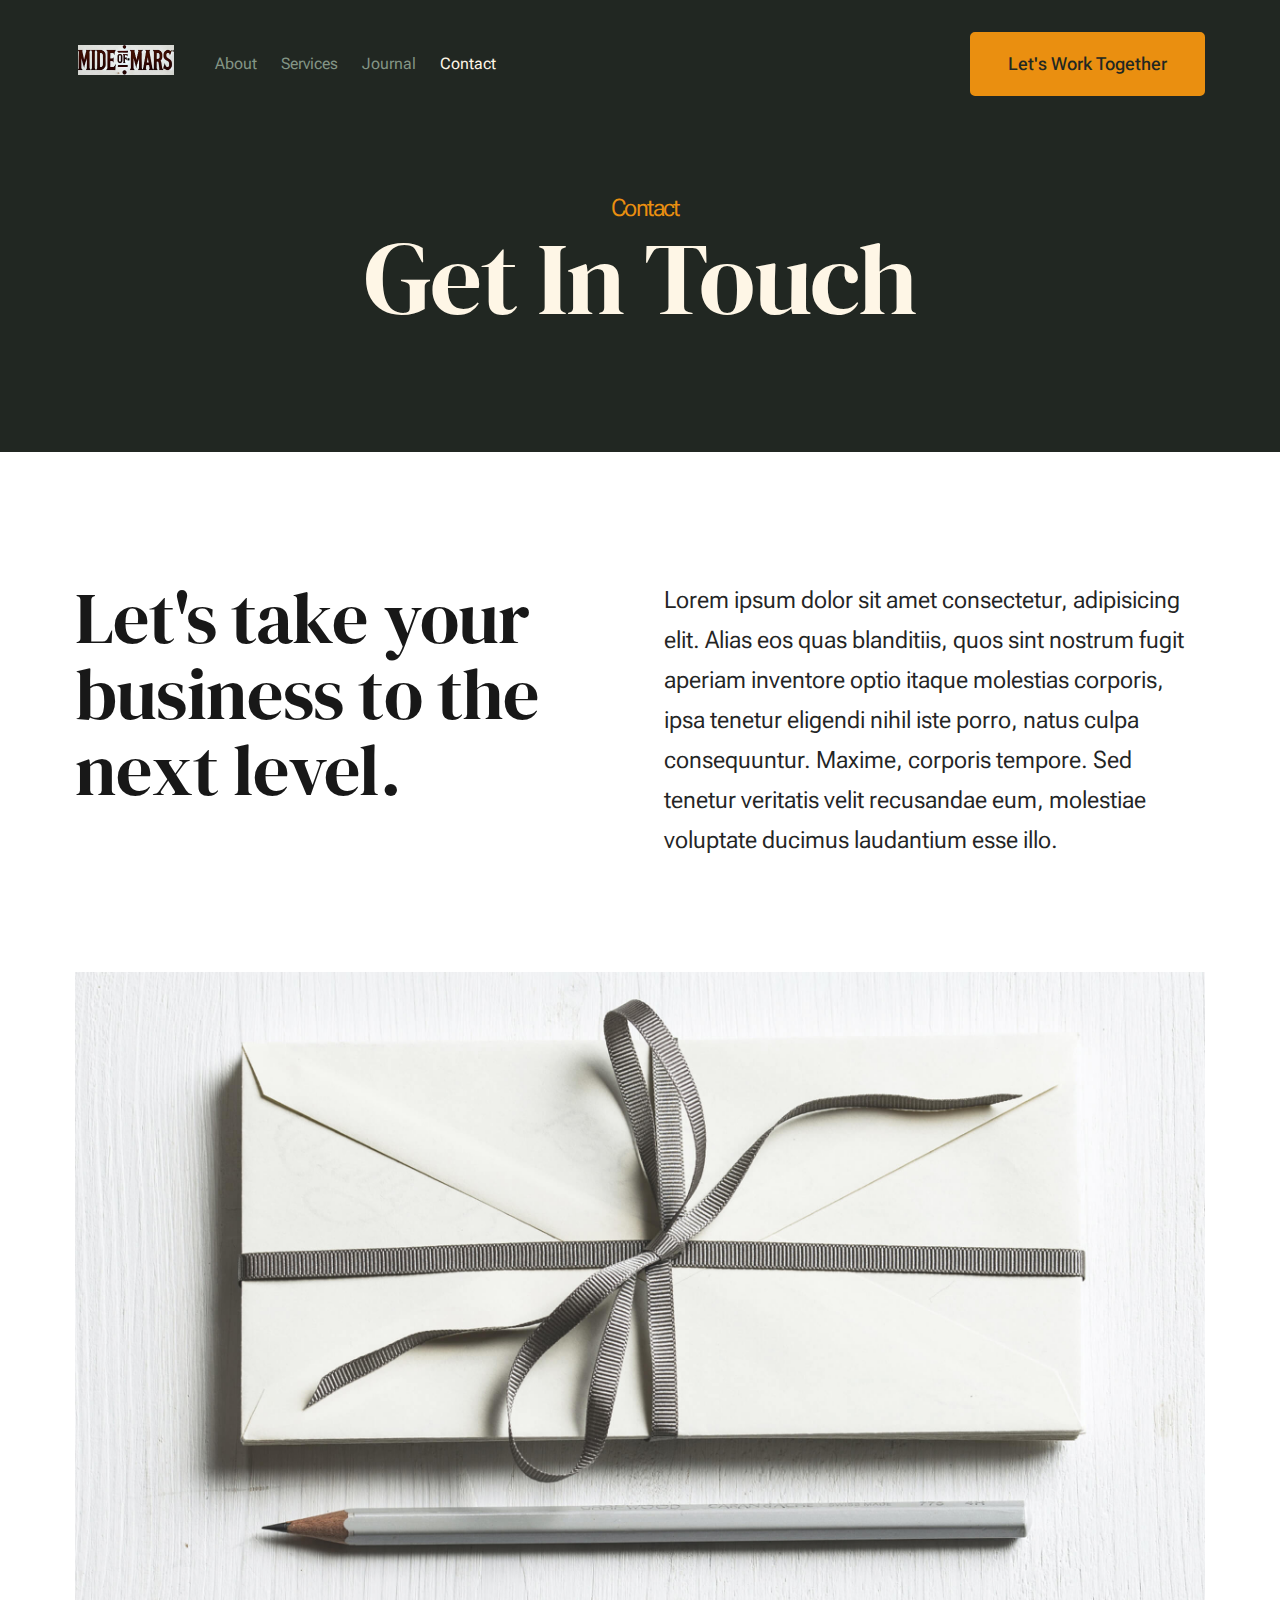
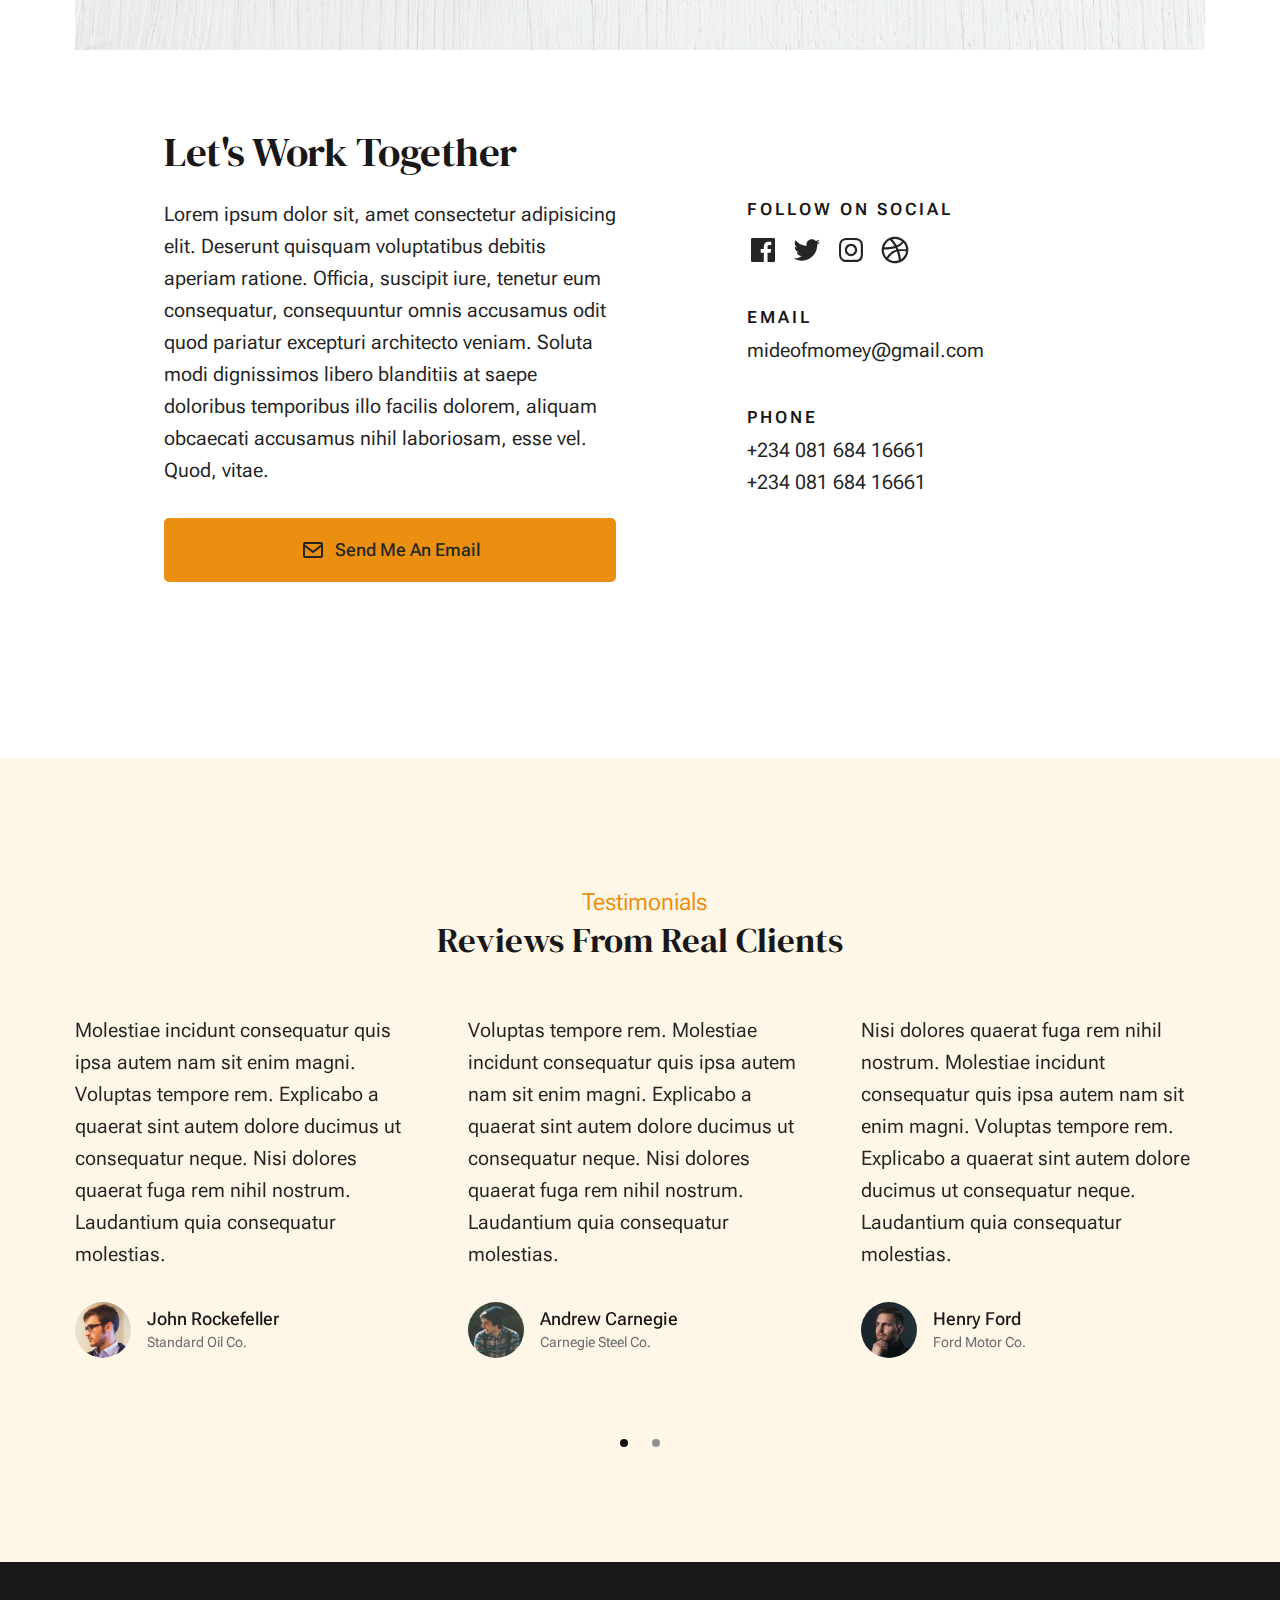
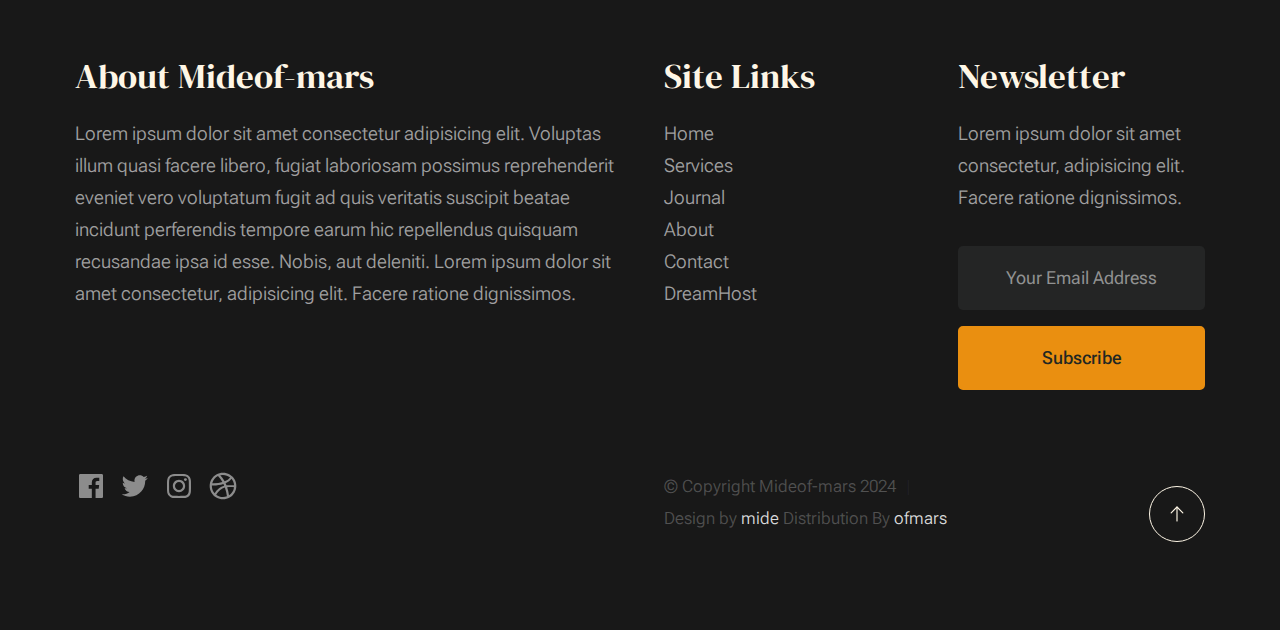
<file: contact.html>
<!DOCTYPE html>
<html lang="en" class="no-js" >
<head>

    <!--- basic page needs
    ================================================== -->
    <meta charset="utf-8">
    <meta name="viewport" content="width=device-width, initial-scale=1">
    <title>Contact - Monica</title>

    <script>
        document.documentElement.classList.remove('no-js');
        document.documentElement.classList.add('js');
    </script>

    <!-- CSS
    ================================================== -->
    <link rel="stylesheet" href="css/vendor.css">
    <link rel="stylesheet" href="css/styles.css">

    <!-- favicons
    ================================================== -->
    <link rel="apple-touch-icon" sizes="180x180" href="apple-touch-icon.png">
    <link rel="icon" type="image/png" sizes="32x32" href="favicon-32x32.png">
    <link rel="icon" type="image/png" sizes="16x16" href="favicon-16x16.png">
    <link rel="manifest" href="site.webmanifest">

</head>


<body id="top">


    <!-- preloader
    ================================================== -->
    <div id="preloader">
        <div id="loader" class="dots-fade">
            <div></div>
            <div></div>
            <div></div>
        </div>
    </div>


    <!-- page wrap
    ================================================== -->
    <div id="page" class="s-pagewrap">


        <!-- # site header 
        ================================================== -->
        <header class="s-header">
            <div class="row s-header__inner width-sixteen-col">

                <div class="s-header__block">
                    <div class="s-header__logo">
                        <a class="logo" href="index.html">
                            <img src="images/WhatsApp Image 2024-11-26 at 11.36.04_9668e1ab.jpg" alt="Homepage">
                        </a>
                    </div>

                    <a class="s-header__menu-toggle" href="#0"><span>Menu</span></a>
                </div> <!-- end s-header__block -->

                <nav class="s-header__nav">
    
                    <ul class="s-header__menu-links">
                        <li><a href="about.html">About</a></li>
                        <li><a href="services.html">Services</a></li>
                        <li><a href="blog.html">Journal</a></li>
                        <li class="current"><a href="contact.html">Contact</a></li>
                    </ul> <!-- s-header__menu-links -->

                    <div class="s-header__contact">
                        <a href="contact.html" class="btn btn--primary s-header__contact-btn">Let's Work Together</a>                        
                    </div> <!-- s-header__contact -->
    
                </nav> <!-- end s-header__nav -->

            </div> <!-- end s-header__inner -->
        </header> <!-- end s-header -->


        <!-- # site main content
        ================================================== -->
        <section id="content" class="s-content">

               <section class="s-pageheader pageheader">
                    <div class="row">
                        <div class="column xl-12">
                            <h1 class="page-title">
                                <span class="page-title__small-type text-pretitle">Contact</span>
                                Get In Touch
                            </h1>                            
                        </div>
                    </div>
               </section> <!--pageheader -->  

               <section class="s-pagecontent pagecontent">

                    <div class="row pageintro">
                        <div class="column xl-6 lg-12">
                            <h2 class="text-display-title">Let's take your business to the next level.</h2>
                        </div>
                        <div class="column xl-6 lg-12 u-flexitem-x-right">
                            <p class="lead">
                            Lorem ipsum dolor sit amet consectetur, adipisicing elit. Alias eos quas blanditiis, quos sint nostrum fugit aperiam 
                            inventore optio itaque molestias corporis, ipsa tenetur eligendi nihil iste porro, natus culpa consequuntur. Maxime, 
                            corporis tempore. Sed tenetur veritatis velit recusandae eum, molestiae voluptate ducimus laudantium esse illo. 
                            </p>
                        </div>                       
                    </div> <!-- pageintro -->   
                    
                    <div class="row pagemedia">
                        <d class="column xl-12">
                            <figure class="page-media">                                
                                <img src="images/thumbs/contact/contact-1200.jpg" 
                                     srcset="images/thumbs/contact/contact-2400.jpg 2400w, 
                                             images/thumbs/contact/contact-1200.jpg 1200w, 
                                             images/thumbs/contact/contact-600.jpg 600w" sizes="(max-width: 2400px) 100vw, 2400px" alt="">
                            </figure>
                        </d>
                    </div> <!-- pagemedia --> 

                    <div class="row width-narrower pagemain">
                        <div class="column xl-12">
                            <h2>Let's Work Together</h2>

                            <div class="row">
                                <div class="column xl-6 md-12 contact-cta">     
                                    <p>
                                    Lorem ipsum dolor sit, amet consectetur adipisicing elit. Deserunt quisquam voluptatibus debitis aperiam ratione. Officia, 
                                    suscipit iure, tenetur eum consequatur, consequuntur omnis accusamus odit quod pariatur excepturi architecto veniam. Soluta 
                                    modi dignissimos libero blanditiis at saepe doloribus temporibus illo facilis dolorem, aliquam obcaecati accusamus nihil 
                                    laboriosam, esse vel. Quod, vitae.
                                    </p>
        
                                    <a href="mailto:#0" class="btn btn--primary u-fullwidth contact-btn">
                                        <svg xmlns="http://www.w3.org/2000/svg" width="24" height="24" viewBox="0 0 24 24" style="fill: rgba(0, 0, 0, 1);transform: ;msFilter:;"><path d="M20 4H4c-1.103 0-2 .897-2 2v12c0 1.103.897 2 2 2h16c1.103 0 2-.897 2-2V6c0-1.103-.897-2-2-2zm0 2v.511l-8 6.223-8-6.222V6h16zM4 18V9.044l7.386 5.745a.994.994 0 0 0 1.228 0L20 9.044 20.002 18H4z"></path></svg>
                                        Send Me An Email
                                    </a>
                                </div> 
                                <div class="column xl-5 md-12 u-flexitem-x-right">

                                    <div class="contact-block">
                                        <h6>Follow On Social</h6>
                                        <ul class="contact-social social-list">
                                            <li>
                                                <a href="#0">
                                                    <svg xmlns="http://www.w3.org/2000/svg" width="24" height="24" viewBox="0 0 24 24" style="fill:rgba(0, 0, 0, 1);transform:;-ms-filter:"><path d="M20,3H4C3.447,3,3,3.448,3,4v16c0,0.552,0.447,1,1,1h8.615v-6.96h-2.338v-2.725h2.338v-2c0-2.325,1.42-3.592,3.5-3.592 c0.699-0.002,1.399,0.034,2.095,0.107v2.42h-1.435c-1.128,0-1.348,0.538-1.348,1.325v1.735h2.697l-0.35,2.725h-2.348V21H20 c0.553,0,1-0.448,1-1V4C21,3.448,20.553,3,20,3z"></path></svg>
                                                    <span class="u-screen-reader-text">Facebook</span>
                                                </a>
                                            </li>
                                            <li>
                                                <a href="#0">
                                                    <svg xmlns="http://www.w3.org/2000/svg" width="24" height="24" viewBox="0 0 24 24" style="fill:rgba(0, 0, 0, 1);transform:;-ms-filter:"><path d="M19.633,7.997c0.013,0.175,0.013,0.349,0.013,0.523c0,5.325-4.053,11.461-11.46,11.461c-2.282,0-4.402-0.661-6.186-1.809 c0.324,0.037,0.636,0.05,0.973,0.05c1.883,0,3.616-0.636,5.001-1.721c-1.771-0.037-3.255-1.197-3.767-2.793 c0.249,0.037,0.499,0.062,0.761,0.062c0.361,0,0.724-0.05,1.061-0.137c-1.847-0.374-3.23-1.995-3.23-3.953v-0.05 c0.537,0.299,1.16,0.486,1.82,0.511C3.534,9.419,2.823,8.184,2.823,6.787c0-0.748,0.199-1.434,0.548-2.032 c1.983,2.443,4.964,4.04,8.306,4.215c-0.062-0.3-0.1-0.611-0.1-0.923c0-2.22,1.796-4.028,4.028-4.028 c1.16,0,2.207,0.486,2.943,1.272c0.91-0.175,1.782-0.512,2.556-0.973c-0.299,0.935-0.936,1.721-1.771,2.22 c0.811-0.088,1.597-0.312,2.319-0.624C21.104,6.712,20.419,7.423,19.633,7.997z"></path></svg>
                                                    <span class="u-screen-reader-text">Twitter</span>
                                                </a>
                                            </li>
                                            <li>
                                                <a href="#0">
                                                    <svg xmlns="http://www.w3.org/2000/svg" width="24" height="24" viewBox="0 0 24 24" style="fill:rgba(0, 0, 0, 1);transform:;-ms-filter:"><path d="M11.999,7.377c-2.554,0-4.623,2.07-4.623,4.623c0,2.554,2.069,4.624,4.623,4.624c2.552,0,4.623-2.07,4.623-4.624 C16.622,9.447,14.551,7.377,11.999,7.377L11.999,7.377z M11.999,15.004c-1.659,0-3.004-1.345-3.004-3.003 c0-1.659,1.345-3.003,3.004-3.003s3.002,1.344,3.002,3.003C15.001,13.659,13.658,15.004,11.999,15.004L11.999,15.004z"></path><circle cx="16.806" cy="7.207" r="1.078"></circle><path d="M20.533,6.111c-0.469-1.209-1.424-2.165-2.633-2.632c-0.699-0.263-1.438-0.404-2.186-0.42 c-0.963-0.042-1.268-0.054-3.71-0.054s-2.755,0-3.71,0.054C7.548,3.074,6.809,3.215,6.11,3.479C4.9,3.946,3.945,4.902,3.477,6.111 c-0.263,0.7-0.404,1.438-0.419,2.186c-0.043,0.962-0.056,1.267-0.056,3.71c0,2.442,0,2.753,0.056,3.71 c0.015,0.748,0.156,1.486,0.419,2.187c0.469,1.208,1.424,2.164,2.634,2.632c0.696,0.272,1.435,0.426,2.185,0.45 c0.963,0.042,1.268,0.055,3.71,0.055s2.755,0,3.71-0.055c0.747-0.015,1.486-0.157,2.186-0.419c1.209-0.469,2.164-1.424,2.633-2.633 c0.263-0.7,0.404-1.438,0.419-2.186c0.043-0.962,0.056-1.267,0.056-3.71s0-2.753-0.056-3.71C20.941,7.57,20.801,6.819,20.533,6.111z M19.315,15.643c-0.007,0.576-0.111,1.147-0.311,1.688c-0.305,0.787-0.926,1.409-1.712,1.711c-0.535,0.199-1.099,0.303-1.67,0.311 c-0.95,0.044-1.218,0.055-3.654,0.055c-2.438,0-2.687,0-3.655-0.055c-0.569-0.007-1.135-0.112-1.669-0.311 c-0.789-0.301-1.414-0.923-1.719-1.711c-0.196-0.534-0.302-1.099-0.311-1.669c-0.043-0.95-0.053-1.218-0.053-3.654 c0-2.437,0-2.686,0.053-3.655c0.007-0.576,0.111-1.146,0.311-1.687c0.305-0.789,0.93-1.41,1.719-1.712 c0.534-0.198,1.1-0.303,1.669-0.311c0.951-0.043,1.218-0.055,3.655-0.055c2.437,0,2.687,0,3.654,0.055 c0.571,0.007,1.135,0.112,1.67,0.311c0.786,0.303,1.407,0.925,1.712,1.712c0.196,0.534,0.302,1.099,0.311,1.669 c0.043,0.951,0.054,1.218,0.054,3.655c0,2.436,0,2.698-0.043,3.654H19.315z"></path></svg>
                                                    <span class="u-screen-reader-text">Instagram</span>
                                                </a>
                                            </li>
                                            <li>
                                                <a href="#0">
                                                    <svg xmlns="http://www.w3.org/2000/svg" width="24" height="24" viewBox="0 0 24 24" style="fill: rgba(0, 0, 0, 1);transform: ;msFilter:;"><path d="M20.66 6.98a9.932 9.932 0 0 0-3.641-3.64C15.486 2.447 13.813 2 12 2s-3.486.447-5.02 1.34c-1.533.893-2.747 2.107-3.64 3.64S2 10.187 2 12s.446 3.487 1.34 5.02a9.924 9.924 0 0 0 3.641 3.64C8.514 21.553 10.187 22 12 22s3.486-.447 5.02-1.34a9.932 9.932 0 0 0 3.641-3.64C21.554 15.487 22 13.813 22 12s-.446-3.487-1.34-5.02zM12 3.66c2 0 3.772.64 5.32 1.919-.92 1.174-2.286 2.14-4.1 2.9-1.002-1.813-2.088-3.327-3.261-4.54A7.715 7.715 0 0 1 12 3.66zM5.51 6.8a8.116 8.116 0 0 1 2.711-2.22c1.212 1.201 2.325 2.7 3.34 4.5-2 .6-4.114.9-6.341.9-.573 0-1.006-.013-1.3-.04A8.549 8.549 0 0 1 5.51 6.8zM3.66 12c0-.054.003-.12.01-.2.007-.08.01-.146.01-.2.254.014.641.02 1.161.02 2.666 0 5.146-.367 7.439-1.1.187.373.381.793.58 1.26-1.32.293-2.674 1.006-4.061 2.14S6.4 16.247 5.76 17.5c-1.4-1.587-2.1-3.42-2.1-5.5zM12 20.34c-1.894 0-3.594-.587-5.101-1.759.601-1.187 1.524-2.322 2.771-3.401 1.246-1.08 2.483-1.753 3.71-2.02a29.441 29.441 0 0 1 1.56 6.62 8.166 8.166 0 0 1-2.94.56zm7.08-3.96a8.351 8.351 0 0 1-2.58 2.621c-.24-2.08-.7-4.107-1.379-6.081.932-.066 1.765-.1 2.5-.1.799 0 1.686.034 2.659.1a8.098 8.098 0 0 1-1.2 3.46zm-1.24-5c-1.16 0-2.233.047-3.22.14a27.053 27.053 0 0 0-.68-1.62c2.066-.906 3.532-2.006 4.399-3.3 1.2 1.414 1.854 3.027 1.96 4.84-.812-.04-1.632-.06-2.459-.06z"></path></svg>
                                                    <span class="u-screen-reader-text">Dribbble</span>
                                                </a>
                                            </li>
                                        </ul> <!-- end s-footer__social -->
                                    </div>

                                    <div class="contact-block">
                                        <h6>Email</h6>
                                        <a href="mailto:#0">mideofmomey@gmail.com</a>
                                    </div>

                                    <div class="contact-block">
                                        <h6>Phone</h6>
                                        <ul class="contact-list">
                                            <li><a href="tel:234 081 684 16661">+234 081 684 16661</a></li>
                                            <li><a href="tel:234 081 684 16661">+234 081 684 16661</a></li>
                                        </ul>
                                    </div>

                                </div>
                            </div>
                        </div>                        
                    </div> <!-- end pagemain -->

               </section> <!-- pagecontent -->

               <section class="s-testimonials">

                    <div class="s-testimonials__header row row-x-center text-center">
                        <div class="column xl-8 lg-12">
        
                            <p class="text-pretitle">
                            Testimonials
                            </p>
                            <h3>
                            Reviews From Real Clients
                            </h3>                        
        
                        </div>
                    </div> <!--end s-testimonials__header -->

                    <div class="row s-testimonials__content">
                        <div class="column xl-12 testimonials">

                            <div class="swiper-container testimonials__slider page-slider">

                                <div class="swiper-wrapper">
                                    <div class="testimonials__slide swiper-slide">
                                        <p>
                                        Molestiae incidunt consequatur quis ipsa autem nam sit enim magni. Voluptas tempore rem. 
                                        Explicabo a quaerat sint autem dolore ducimus ut consequatur neque. Nisi dolores quaerat fuga rem nihil nostrum.
                                        Laudantium quia consequatur molestias.
                                        </p>
                                        <div class="testimonials__author">
                                            <img src="images/avatars/user-01.jpg" alt="Author image" class="testimonials__avatar">
                                            <cite class="testimonials__cite">
                                                <strong>John Rockefeller</strong>
                                                <span>Standard Oil Co.</span>
                                            </cite>
                                        </div>
                                    </div>
                                    <div class="testimonials__slide swiper-slide">
                                        <p>
                                        Voluptas tempore rem. Molestiae incidunt consequatur quis ipsa autem nam sit enim magni. 
                                        Explicabo a quaerat sint autem dolore ducimus ut consequatur neque. Nisi dolores quaerat fuga rem nihil nostrum.
                                        Laudantium quia consequatur molestias.
                                        </p>
                                        <div class="testimonials__author">
                                            <img src="images/avatars/user-04.jpg" alt="Author image" class="testimonials__avatar">
                                            <cite class="testimonials__cite">
                                                <strong>Andrew Carnegie</strong>
                                                <span>Carnegie Steel Co.</span>
                                            </cite>
                                        </div>
                                    </div>
                                    <div class="testimonials__slide swiper-slide">
                                        <p>
                                        Nisi dolores quaerat fuga rem nihil nostrum. Molestiae incidunt consequatur quis ipsa autem nam sit enim magni. 
                                        Voluptas tempore rem. Explicabo a quaerat sint autem dolore ducimus ut consequatur neque. 
                                        Laudantium quia consequatur molestias.
                                        </p>
                                        <div class="testimonials__author">
                                            <img src="images/avatars/user-06.jpg" alt="Author image" class="testimonials__avatar">
                                            <cite class="testimonials__cite">
                                                <strong>Henry Ford</strong>
                                                <span>Ford Motor Co.</span>
                                            </cite>
                                        </div>
                                    </div>
                                    <div class="testimonials__slide swiper-slide">
                                        <p>
                                        Molestiae incidunt consequatur quis ipsa autem nam sit enim magni. Voluptas tempore rem. 
                                        Explicabo a quaerat sint autem dolore ducimus ut consequatur neque. Nisi dolores quaerat fuga rem nihil nostrum.
                                        Laudantium quia consequatur molestias.
                                        </p>
                                        <div class="testimonials__author">
                                            <img src="images/avatars/user-02.jpg" alt="Author image" class="testimonials__avatar">
                                            <cite class="testimonials__cite">
                                                <strong>John Morgan</strong>
                                                <span>JP Morgan & Co.</span>
                                            </cite>
                                        </div>
                                    </div> 
                                </div> <!-- end swiper-wrapper --> 

                                <div class="swiper-pagination"></div>

                            </div> <!--end testimonials__slider --> 

                        </div> <!-- testimonials -->
                    </div> <!--end s-testimonials__content -->

               </section> <!-- end s-testimonials -->

        </section> <!-- s-content-->

        <!-- # footer 
        ================================================== -->
        <footer class="s-footer">
            <div class="row s-footer__content">
                <div class="column xl-6 lg-6 md-12 s-footer__block s-footer__about">                    
                    <h3>About Mideof-mars</h3>
                    <p>
                    Lorem ipsum dolor sit amet consectetur adipisicing elit. Voluptas illum quasi facere libero, 
                    fugiat laboriosam possimus reprehenderit eveniet vero voluptatum fugit ad quis veritatis suscipit beatae 
                    incidunt perferendis tempore earum hic repellendus quisquam recusandae ipsa id esse. Nobis, aut deleniti.
                    Lorem ipsum dolor sit amet consectetur, adipisicing elit. Facere ratione dignissimos.
                    </p>               
                </div>                
                <div class="column xl-3 lg-6 md-12 s-footer__block s-footer__site-links">
                    <h3>Site Links</h3>
                    <ul class="link-list">
                        <li><a href="index.html">Home</a></li>
                        <li><a href="services.html">Services</a></li>
                        <li><a href="blog.html">Journal</a></li>
                        <li><a href="about.html">About</a></li>
                        <li><a href="contact.html">Contact</a></li>
                        <li><a href="https://www.dreamhost.com/r.cgi?287326">DreamHost</a></li>
                    </ul>
                </div>
                <div class="column xl-3 lg-6 md-12 tab-12 s-footer__block s-footer__newsletter">
                    <h3>Newsletter</h3>

                    <p>
                    Lorem ipsum dolor sit amet consectetur, adipisicing elit. Facere ratione dignissimos.
                    </p>

                    <div class="subscribe-form">
                        <form id="mc-form" class="mc-form">
                            <input type="email" name="EMAIL" id="mce-EMAIL" class="u-fullwidth text-center" placeholder="Your Email Address" title="The domain portion of the email address is invalid (the portion after the @)." pattern="^([^\x00-\x20\x22\x28\x29\x2c\x2e\x3a-\x3c\x3e\x40\x5b-\x5d\x7f-\xff]+|\x22([^\x0d\x22\x5c\x80-\xff]|\x5c[\x00-\x7f])*\x22)(\x2e([^\x00-\x20\x22\x28\x29\x2c\x2e\x3a-\x3c\x3e\x40\x5b-\x5d\x7f-\xff]+|\x22([^\x0d\x22\x5c\x80-\xff]|\x5c[\x00-\x7f])*\x22))*\x40([^\x00-\x20\x22\x28\x29\x2c\x2e\x3a-\x3c\x3e\x40\x5b-\x5d\x7f-\xff]+|\x5b([^\x0d\x5b-\x5d\x80-\xff]|\x5c[\x00-\x7f])*\x5d)(\x2e([^\x00-\x20\x22\x28\x29\x2c\x2e\x3a-\x3c\x3e\x40\x5b-\x5d\x7f-\xff]+|\x5b([^\x0d\x5b-\x5d\x80-\xff]|\x5c[\x00-\x7f])*\x5d))*(\.\w{2,})+$" required>
                            <input type="submit" name="subscribe" value="Subscribe" class="btn btn--primary btn--small u-fullwidth">
                            <!-- <div style="position: absolute; left: -5000px;" aria-hidden="true"><input type="text" name="b_cdb7b577e41181934ed6a6a44_9a91cfe7b3" tabindex="-1" value=""></div> -->
                            <div class="mc-status"></div>
                        </form>
                    </div>
                </div>
            </div>    
            
            <div class="row s-footer__bottom">
                <div class="column xl-6 lg-12">
                    <ul class="s-footer__social social-list">
                        <li>
                            <a href="#0">
                                <svg xmlns="http://www.w3.org/2000/svg" width="24" height="24" viewBox="0 0 24 24" style="fill:rgba(0, 0, 0, 1);transform:;-ms-filter:"><path d="M20,3H4C3.447,3,3,3.448,3,4v16c0,0.552,0.447,1,1,1h8.615v-6.96h-2.338v-2.725h2.338v-2c0-2.325,1.42-3.592,3.5-3.592 c0.699-0.002,1.399,0.034,2.095,0.107v2.42h-1.435c-1.128,0-1.348,0.538-1.348,1.325v1.735h2.697l-0.35,2.725h-2.348V21H20 c0.553,0,1-0.448,1-1V4C21,3.448,20.553,3,20,3z"></path></svg>
                                <span class="u-screen-reader-text">Facebook</span>
                            </a>
                        </li>
                        <li>
                            <a href="#0">
                                <svg xmlns="http://www.w3.org/2000/svg" width="24" height="24" viewBox="0 0 24 24" style="fill:rgba(0, 0, 0, 1);transform:;-ms-filter:"><path d="M19.633,7.997c0.013,0.175,0.013,0.349,0.013,0.523c0,5.325-4.053,11.461-11.46,11.461c-2.282,0-4.402-0.661-6.186-1.809 c0.324,0.037,0.636,0.05,0.973,0.05c1.883,0,3.616-0.636,5.001-1.721c-1.771-0.037-3.255-1.197-3.767-2.793 c0.249,0.037,0.499,0.062,0.761,0.062c0.361,0,0.724-0.05,1.061-0.137c-1.847-0.374-3.23-1.995-3.23-3.953v-0.05 c0.537,0.299,1.16,0.486,1.82,0.511C3.534,9.419,2.823,8.184,2.823,6.787c0-0.748,0.199-1.434,0.548-2.032 c1.983,2.443,4.964,4.04,8.306,4.215c-0.062-0.3-0.1-0.611-0.1-0.923c0-2.22,1.796-4.028,4.028-4.028 c1.16,0,2.207,0.486,2.943,1.272c0.91-0.175,1.782-0.512,2.556-0.973c-0.299,0.935-0.936,1.721-1.771,2.22 c0.811-0.088,1.597-0.312,2.319-0.624C21.104,6.712,20.419,7.423,19.633,7.997z"></path></svg>
                                <span class="u-screen-reader-text">Twitter</span>
                            </a>
                        </li>
                        <li>
                            <a href="#0">
                                <svg xmlns="http://www.w3.org/2000/svg" width="24" height="24" viewBox="0 0 24 24" style="fill:rgba(0, 0, 0, 1);transform:;-ms-filter:"><path d="M11.999,7.377c-2.554,0-4.623,2.07-4.623,4.623c0,2.554,2.069,4.624,4.623,4.624c2.552,0,4.623-2.07,4.623-4.624 C16.622,9.447,14.551,7.377,11.999,7.377L11.999,7.377z M11.999,15.004c-1.659,0-3.004-1.345-3.004-3.003 c0-1.659,1.345-3.003,3.004-3.003s3.002,1.344,3.002,3.003C15.001,13.659,13.658,15.004,11.999,15.004L11.999,15.004z"></path><circle cx="16.806" cy="7.207" r="1.078"></circle><path d="M20.533,6.111c-0.469-1.209-1.424-2.165-2.633-2.632c-0.699-0.263-1.438-0.404-2.186-0.42 c-0.963-0.042-1.268-0.054-3.71-0.054s-2.755,0-3.71,0.054C7.548,3.074,6.809,3.215,6.11,3.479C4.9,3.946,3.945,4.902,3.477,6.111 c-0.263,0.7-0.404,1.438-0.419,2.186c-0.043,0.962-0.056,1.267-0.056,3.71c0,2.442,0,2.753,0.056,3.71 c0.015,0.748,0.156,1.486,0.419,2.187c0.469,1.208,1.424,2.164,2.634,2.632c0.696,0.272,1.435,0.426,2.185,0.45 c0.963,0.042,1.268,0.055,3.71,0.055s2.755,0,3.71-0.055c0.747-0.015,1.486-0.157,2.186-0.419c1.209-0.469,2.164-1.424,2.633-2.633 c0.263-0.7,0.404-1.438,0.419-2.186c0.043-0.962,0.056-1.267,0.056-3.71s0-2.753-0.056-3.71C20.941,7.57,20.801,6.819,20.533,6.111z M19.315,15.643c-0.007,0.576-0.111,1.147-0.311,1.688c-0.305,0.787-0.926,1.409-1.712,1.711c-0.535,0.199-1.099,0.303-1.67,0.311 c-0.95,0.044-1.218,0.055-3.654,0.055c-2.438,0-2.687,0-3.655-0.055c-0.569-0.007-1.135-0.112-1.669-0.311 c-0.789-0.301-1.414-0.923-1.719-1.711c-0.196-0.534-0.302-1.099-0.311-1.669c-0.043-0.95-0.053-1.218-0.053-3.654 c0-2.437,0-2.686,0.053-3.655c0.007-0.576,0.111-1.146,0.311-1.687c0.305-0.789,0.93-1.41,1.719-1.712 c0.534-0.198,1.1-0.303,1.669-0.311c0.951-0.043,1.218-0.055,3.655-0.055c2.437,0,2.687,0,3.654,0.055 c0.571,0.007,1.135,0.112,1.67,0.311c0.786,0.303,1.407,0.925,1.712,1.712c0.196,0.534,0.302,1.099,0.311,1.669 c0.043,0.951,0.054,1.218,0.054,3.655c0,2.436,0,2.698-0.043,3.654H19.315z"></path></svg>
                                <span class="u-screen-reader-text">Instagram</span>
                            </a>
                        </li>
                        <li>
                            <a href="#0">
                                <svg xmlns="http://www.w3.org/2000/svg" width="24" height="24" viewBox="0 0 24 24" style="fill: rgba(0, 0, 0, 1);transform: ;msFilter:;"><path d="M20.66 6.98a9.932 9.932 0 0 0-3.641-3.64C15.486 2.447 13.813 2 12 2s-3.486.447-5.02 1.34c-1.533.893-2.747 2.107-3.64 3.64S2 10.187 2 12s.446 3.487 1.34 5.02a9.924 9.924 0 0 0 3.641 3.64C8.514 21.553 10.187 22 12 22s3.486-.447 5.02-1.34a9.932 9.932 0 0 0 3.641-3.64C21.554 15.487 22 13.813 22 12s-.446-3.487-1.34-5.02zM12 3.66c2 0 3.772.64 5.32 1.919-.92 1.174-2.286 2.14-4.1 2.9-1.002-1.813-2.088-3.327-3.261-4.54A7.715 7.715 0 0 1 12 3.66zM5.51 6.8a8.116 8.116 0 0 1 2.711-2.22c1.212 1.201 2.325 2.7 3.34 4.5-2 .6-4.114.9-6.341.9-.573 0-1.006-.013-1.3-.04A8.549 8.549 0 0 1 5.51 6.8zM3.66 12c0-.054.003-.12.01-.2.007-.08.01-.146.01-.2.254.014.641.02 1.161.02 2.666 0 5.146-.367 7.439-1.1.187.373.381.793.58 1.26-1.32.293-2.674 1.006-4.061 2.14S6.4 16.247 5.76 17.5c-1.4-1.587-2.1-3.42-2.1-5.5zM12 20.34c-1.894 0-3.594-.587-5.101-1.759.601-1.187 1.524-2.322 2.771-3.401 1.246-1.08 2.483-1.753 3.71-2.02a29.441 29.441 0 0 1 1.56 6.62 8.166 8.166 0 0 1-2.94.56zm7.08-3.96a8.351 8.351 0 0 1-2.58 2.621c-.24-2.08-.7-4.107-1.379-6.081.932-.066 1.765-.1 2.5-.1.799 0 1.686.034 2.659.1a8.098 8.098 0 0 1-1.2 3.46zm-1.24-5c-1.16 0-2.233.047-3.22.14a27.053 27.053 0 0 0-.68-1.62c2.066-.906 3.532-2.006 4.399-3.3 1.2 1.414 1.854 3.027 1.96 4.84-.812-.04-1.632-.06-2.459-.06z"></path></svg>
                                <span class="u-screen-reader-text">Dribbble</span>
                            </a>
                        </li>
                    </ul> <!-- end s-footer__social -->
                </div>
                <div class="column xl-6 lg-12">
                    <p class="ss-copyright">
                        <span>© Copyright Mideof-mars 2024</span> 
                        <span>Design by <a href="https://www.styleshout.com/">mide</a> Distribution By <a href="https://themewagon.com">ofmars</a></span>
                    </p>
                </div>

                <div class="ss-go-top">
                    <a class="smoothscroll" title="Back to Top" href="#top">
                        <svg xmlns="http://www.w3.org/2000/svg" viewBox="0 0 24 24" width="36" height="36" fill="none" stroke="#ffffff" stroke-width="1" stroke-linecap="round" stroke-linejoin="round">&lt;!--!  Atomicons Free 1.00 by @atisalab License - https://atomicons.com/license/ (Icons: CC BY 4.0) Copyright 2021 Atomicons --&gt;<polyline points="17 11 12 6 7 11"></polyline><line x1="12" y1="18" x2="12" y2="6"></line></svg>
                    </a>
                </div> <!-- end ss-go-top -->
            </div>
            
        </footer> <!-- end s-footer -->

    </div> <!-- end page-wrap -->

    <!-- Java Script
    ================================================== -->
    <script src="js/plugins.js"></script>
    <script src="js/main.js"></script>

</body>
</html>
</file>
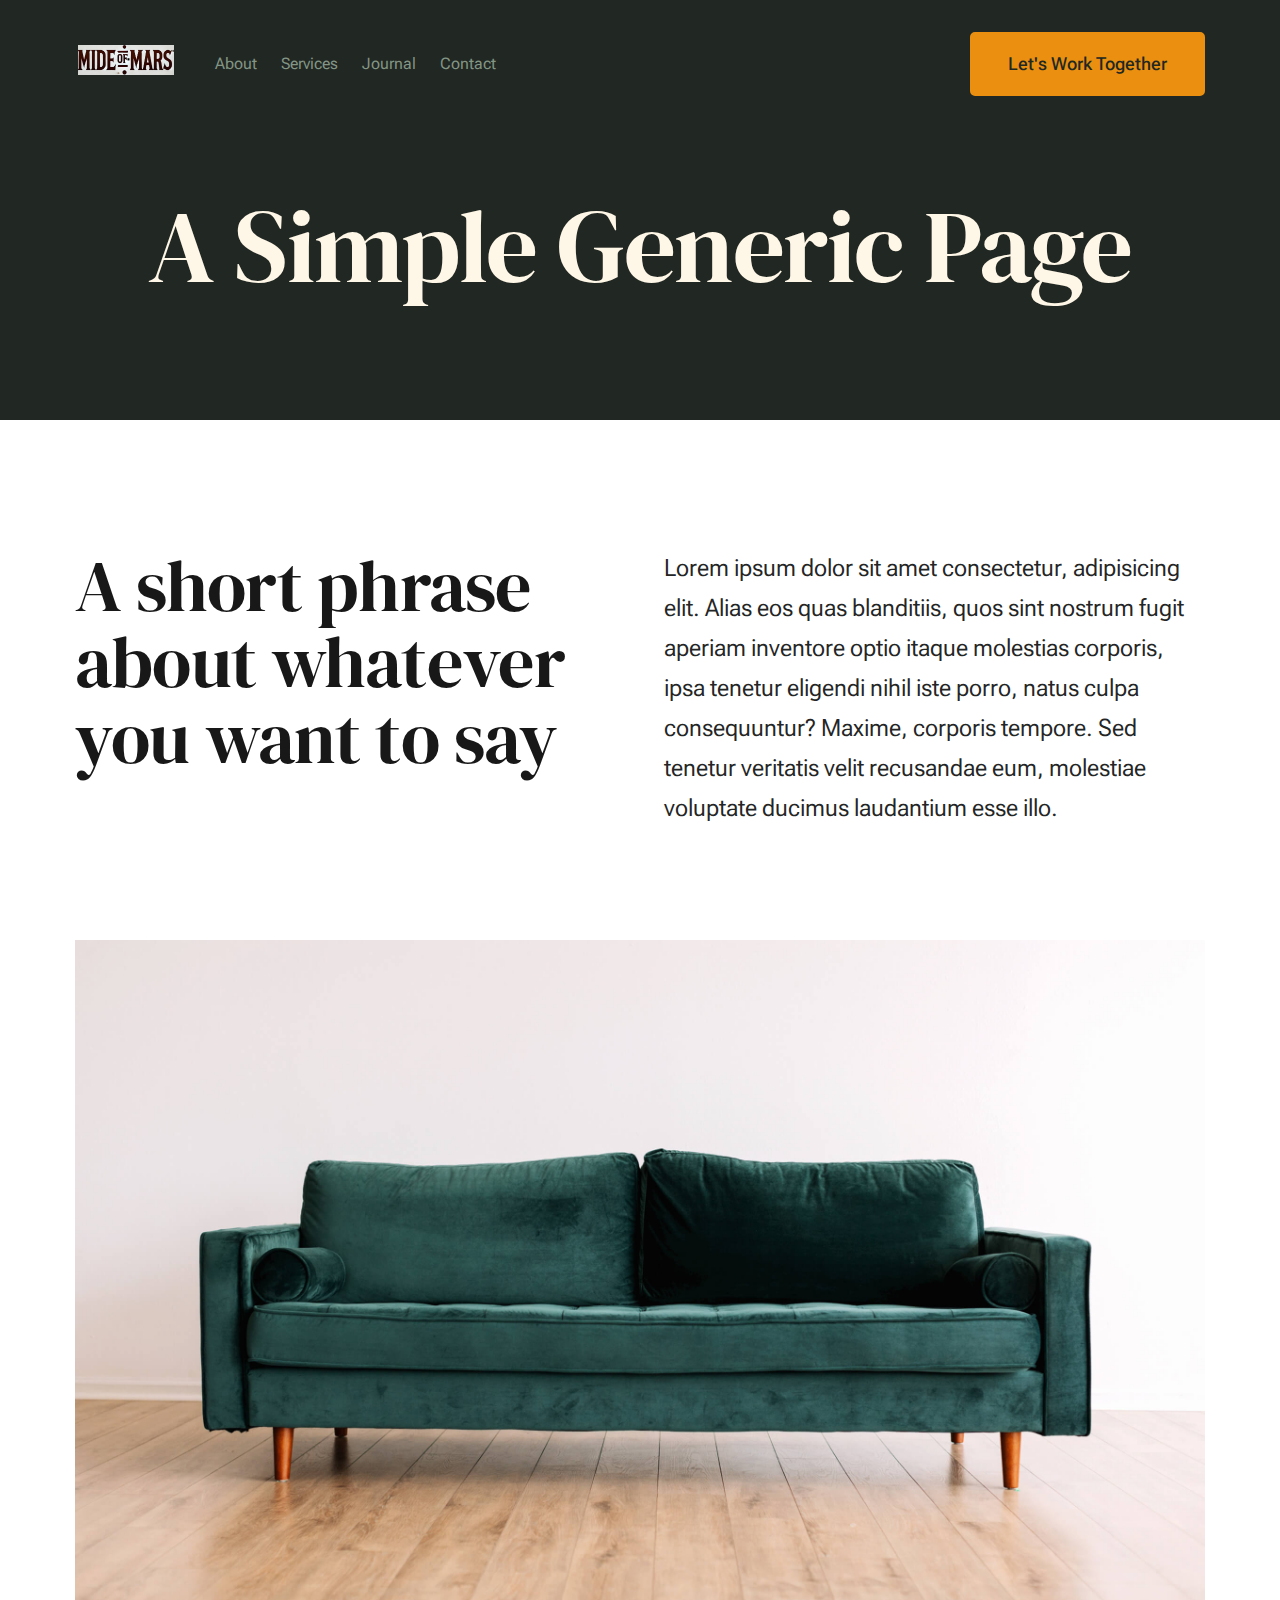
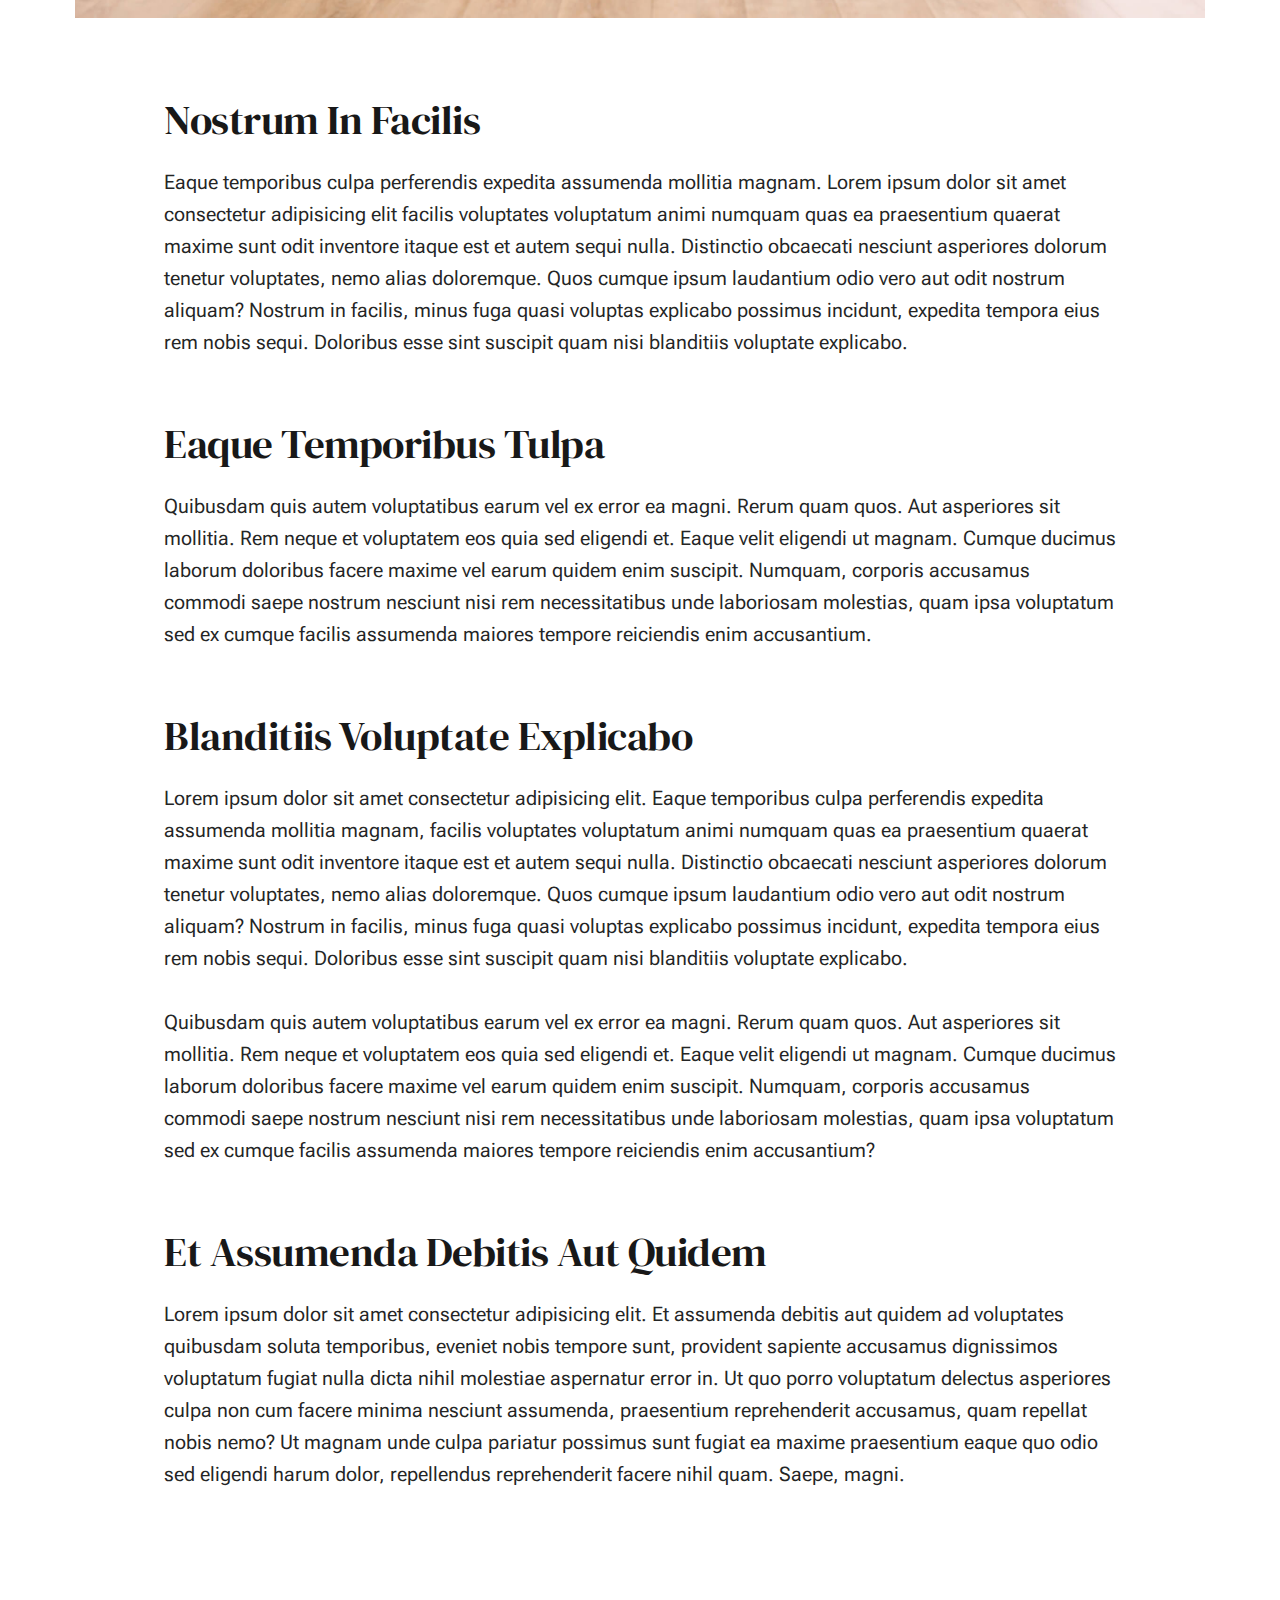
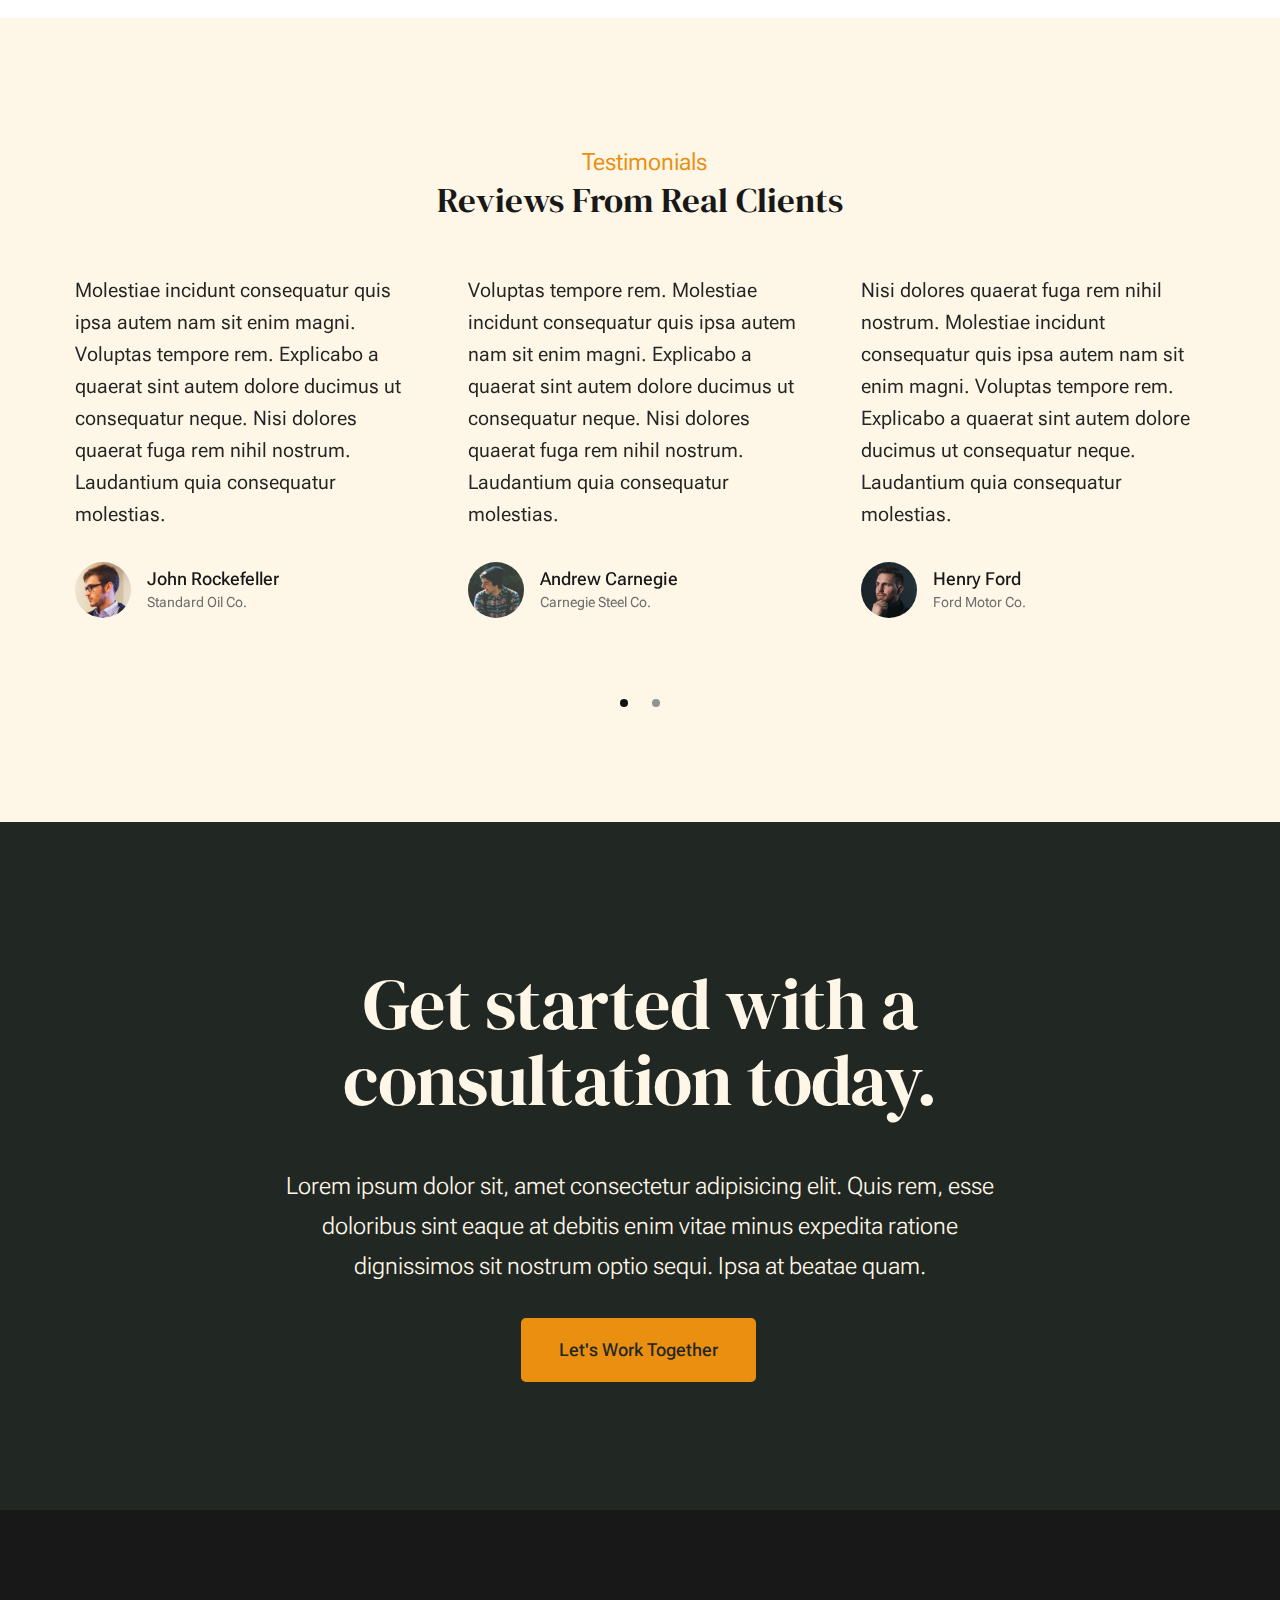
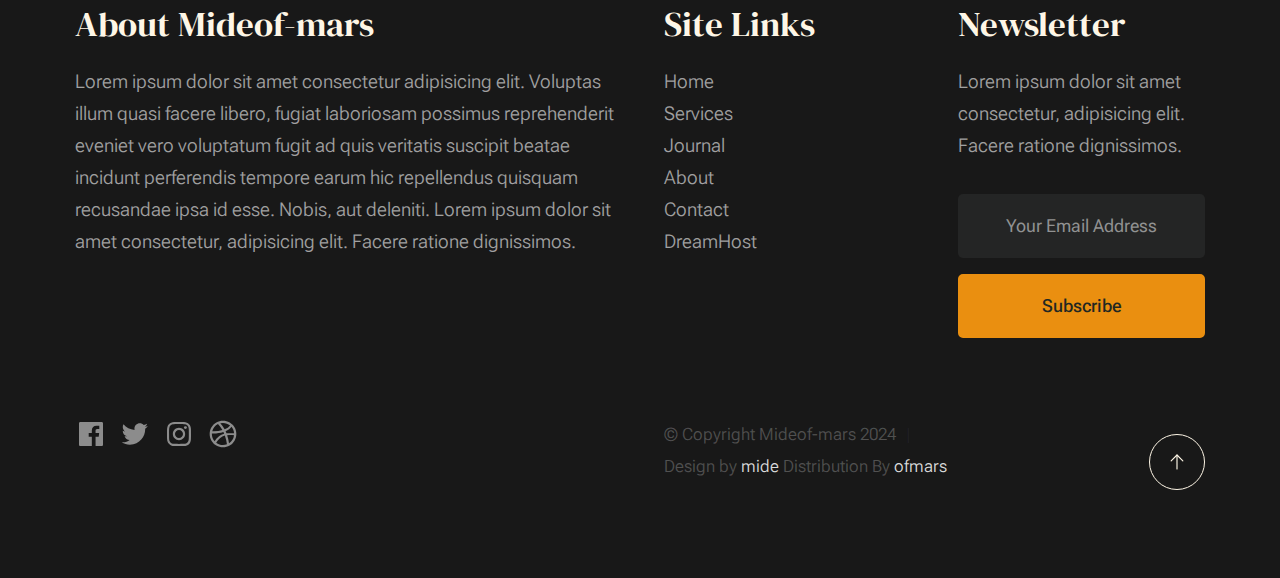
<file: generic.html>
<!DOCTYPE html>
<html lang="en" class="no-js" >
<head>

    <!--- basic page needs
    ================================================== -->
    <meta charset="utf-8">
    <meta name="viewport" content="width=device-width, initial-scale=1">
    <title>Generic - Monica</title>

    <script>
        document.documentElement.classList.remove('no-js');
        document.documentElement.classList.add('js');
    </script>

    <!-- CSS
    ================================================== -->
    <link rel="stylesheet" href="css/vendor.css">
    <link rel="stylesheet" href="css/styles.css">

    <!-- favicons
    ================================================== -->
    <link rel="apple-touch-icon" sizes="180x180" href="apple-touch-icon.png">
    <link rel="icon" type="image/png" sizes="32x32" href="favicon-32x32.png">
    <link rel="icon" type="image/png" sizes="16x16" href="favicon-16x16.png">
    <link rel="manifest" href="site.webmanifest">

</head>


<body id="top">


    <!-- preloader
    ================================================== -->
    <div id="preloader">
        <div id="loader" class="dots-fade">
            <div></div>
            <div></div>
            <div></div>
        </div>
    </div>


    <!-- page wrap
    ================================================== -->
    <div id="page" class="s-pagewrap">


        <!-- # site header 
        ================================================== -->
        <header class="s-header">

            <div class="row s-header__inner width-sixteen-col">

                <div class="s-header__block">
                    <div class="s-header__logo">
                        <a class="logo" href="index.html">
                            <img src="images/WhatsApp Image 2024-11-26 at 11.36.04_9668e1ab.jpg" alt="Homepage">
                        </a>
                    </div>

                    <a class="s-header__menu-toggle" href="#0"><span>Menu</span></a>
                </div> <!-- end s-header__block -->

                <nav class="s-header__nav">
    
                    <ul class="s-header__menu-links">
                        <li><a href="about.html">About</a></li>
                        <li><a href="services.html">Services</a></li>
                        <li><a href="blog.html">Journal</a></li>
                        <li><a href="contact.html">Contact</a></li>
                    </ul> <!-- s-header__menu-links -->

                    <div class="s-header__contact">
                        <a href="contact.html" class="btn btn--primary s-header__contact-btn">Let's Work Together</a>                        
                    </div> <!-- s-header__contact -->
    
                </nav> <!-- end s-header__nav -->

            </div> <!-- end s-header__inner -->

        </header> <!-- end s-header -->


        <!-- # site main content
        ================================================== -->
        <section id="content" class="s-content">

               <section class="s-pageheader pageheader">
                    <div class="row">
                        <div class="column xl-12">
                            <h1 class="page-title">
                               A Simple Generic Page
                            </h1>
                            
                        </div>
                    </div>
               </section> <!-- end pageheader --> 

               <section class="s-pagecontent pagecontent">

                    <div class="row pageintro">
                        <div class="column xl-6 lg-12">
                            <h2 class="text-display-title">A short phrase about whatever you want to say</h2>
                        </div>
                        <div class="column xl-6 lg-12 u-flexitem-x-right">
                            <p class="lead">
                            Lorem ipsum dolor sit amet consectetur, adipisicing elit. Alias eos quas blanditiis, quos sint nostrum fugit aperiam 
                            inventore optio itaque molestias corporis, ipsa tenetur eligendi nihil iste porro, natus culpa consequuntur? Maxime, 
                            corporis tempore. Sed tenetur veritatis velit recusandae eum, molestiae voluptate ducimus laudantium esse illo. 
                            </p>
                        </div>                       
                    </div> <!-- end pageintro -->   
                    
                    <div class="row pagemedia">
                        <d class="column xl-12">
                            <figure class="page-media">                                
                                <img src="images/sample-1200.jpg" 
                                     srcset="images/sample-2400.jpg 2400w, 
                                             images/sample-1200.jpg 1200w, 
                                             images/sample-600.jpg 600w" sizes="(max-width: 2400px) 100vw, 2400px" alt="">
                            </figure>
                        </d>
                    </div> <!-- end pagemedia -->

                    <div class="row width-narrower pagemain">
                        <div class="column xl-12"> 

                            <h2>Nostrum In Facilis</h2>
                            <p>
                            Eaque temporibus culpa perferendis expedita assumenda mollitia magnam. Lorem ipsum dolor sit amet consectetur adipisicing elit
                            facilis voluptates voluptatum animi numquam quas ea praesentium quaerat maxime sunt odit inventore itaque est et autem sequi nulla. 
                            Distinctio obcaecati nesciunt asperiores dolorum tenetur voluptates, nemo alias doloremque. Quos cumque ipsum laudantium odio vero 
                            aut odit nostrum aliquam? Nostrum in facilis, minus fuga quasi voluptas explicabo possimus incidunt, expedita tempora eius rem nobis sequi. 
                            Doloribus esse sint suscipit quam nisi blanditiis voluptate explicabo.
                            </p>

                            <h2>Eaque Temporibus Tulpa</h2>

                            <p>
                            Quibusdam quis autem voluptatibus earum vel ex error ea magni. Rerum quam quos. Aut asperiores sit mollitia. Rem neque et voluptatem 
                            eos quia sed eligendi et. Eaque velit eligendi ut magnam. Cumque ducimus laborum doloribus facere maxime vel earum quidem enim suscipit. 
                            Numquam, corporis accusamus commodi saepe nostrum nesciunt nisi rem necessitatibus unde laboriosam molestias, quam ipsa voluptatum sed 
                            ex cumque facilis assumenda maiores tempore reiciendis enim accusantium.
                            </p>

                            <h2>Blanditiis Voluptate Explicabo</h2>
                            <p>
                            Lorem ipsum dolor sit amet consectetur adipisicing elit. Eaque temporibus culpa perferendis expedita assumenda mollitia magnam, 
                            facilis voluptates voluptatum animi numquam quas ea praesentium quaerat maxime sunt odit inventore itaque est et autem sequi nulla. 
                            Distinctio obcaecati nesciunt asperiores dolorum tenetur voluptates, nemo alias doloremque. Quos cumque ipsum laudantium odio vero aut 
                            odit nostrum aliquam? Nostrum in facilis, minus fuga quasi voluptas explicabo possimus incidunt, expedita tempora eius rem nobis sequi. 
                            Doloribus esse sint suscipit quam nisi blanditiis voluptate explicabo.
                            </p>

                            <p>
                            Quibusdam quis autem voluptatibus earum vel ex error ea magni. Rerum quam quos. Aut asperiores sit mollitia. Rem neque et voluptatem 
                            eos quia sed eligendi et. Eaque velit eligendi ut magnam. Cumque ducimus laborum doloribus facere maxime vel earum quidem enim suscipit. 
                            Numquam, corporis accusamus commodi saepe nostrum nesciunt nisi rem necessitatibus unde laboriosam molestias, quam ipsa voluptatum sed 
                            ex cumque facilis assumenda maiores tempore reiciendis enim accusantium?
                            </p>                   

                            <h2>Et Assumenda Debitis Aut Quidem</h2>
                            <p>
                            Lorem ipsum dolor sit amet consectetur adipisicing elit. Et assumenda debitis aut quidem ad voluptates quibusdam soluta temporibus, 
                            eveniet nobis tempore sunt, provident sapiente accusamus dignissimos voluptatum fugiat nulla dicta nihil molestiae aspernatur error in. 
                            Ut quo porro voluptatum delectus asperiores culpa non cum facere minima nesciunt assumenda, praesentium reprehenderit accusamus, quam 
                            repellat nobis nemo? Ut magnam unde culpa pariatur possimus sunt fugiat ea maxime praesentium eaque quo odio sed eligendi harum dolor, 
                            repellendus reprehenderit facere nihil quam. Saepe, magni.
                            </p>

                        </div> <!-- end grid-block-->
                    </div> <!-- end pagemain -->

               </section> <!-- pagecontent -->

               <section class="s-testimonials">

                    <div class="s-testimonials__header row row-x-center text-center">
                        <div class="column xl-8 lg-12">
        
                            <p class="text-pretitle">
                            Testimonials
                            </p>
                            <h3>
                            Reviews From Real Clients
                            </h3>                        
        
                        </div>
                    </div> <!--end s-testimonials__header -->

                    <div class="row s-testimonials__content">
                        <div class="column xl-12 testimonials">

                            <div class="swiper-container testimonials__slider page-slider">

                                <div class="swiper-wrapper">
                                    <div class="testimonials__slide swiper-slide">
                                        <p>
                                        Molestiae incidunt consequatur quis ipsa autem nam sit enim magni. Voluptas tempore rem. 
                                        Explicabo a quaerat sint autem dolore ducimus ut consequatur neque. Nisi dolores quaerat fuga rem nihil nostrum.
                                        Laudantium quia consequatur molestias.
                                        </p>
                                        <div class="testimonials__author">
                                            <img src="images/avatars/user-01.jpg" alt="Author image" class="testimonials__avatar">
                                            <cite class="testimonials__cite">
                                                <strong>John Rockefeller</strong>
                                                <span>Standard Oil Co.</span>
                                            </cite>
                                        </div>
                                    </div>
                                    <div class="testimonials__slide swiper-slide">
                                        <p>
                                        Voluptas tempore rem. Molestiae incidunt consequatur quis ipsa autem nam sit enim magni. 
                                        Explicabo a quaerat sint autem dolore ducimus ut consequatur neque. Nisi dolores quaerat fuga rem nihil nostrum.
                                        Laudantium quia consequatur molestias.
                                        </p>
                                        <div class="testimonials__author">
                                            <img src="images/avatars/user-04.jpg" alt="Author image" class="testimonials__avatar">
                                            <cite class="testimonials__cite">
                                                <strong>Andrew Carnegie</strong>
                                                <span>Carnegie Steel Co.</span>
                                            </cite>
                                        </div>
                                    </div>
                                    <div class="testimonials__slide swiper-slide">
                                        <p>
                                        Nisi dolores quaerat fuga rem nihil nostrum. Molestiae incidunt consequatur quis ipsa autem nam sit enim magni. 
                                        Voluptas tempore rem. Explicabo a quaerat sint autem dolore ducimus ut consequatur neque. 
                                        Laudantium quia consequatur molestias.
                                        </p>
                                        <div class="testimonials__author">
                                            <img src="images/avatars/user-06.jpg" alt="Author image" class="testimonials__avatar">
                                            <cite class="testimonials__cite">
                                                <strong>Henry Ford</strong>
                                                <span>Ford Motor Co.</span>
                                            </cite>
                                        </div>
                                    </div>
                                    <div class="testimonials__slide swiper-slide">
                                        <p>
                                        Molestiae incidunt consequatur quis ipsa autem nam sit enim magni. Voluptas tempore rem. 
                                        Explicabo a quaerat sint autem dolore ducimus ut consequatur neque. Nisi dolores quaerat fuga rem nihil nostrum.
                                        Laudantium quia consequatur molestias.
                                        </p>
                                        <div class="testimonials__author">
                                            <img src="images/avatars/user-02.jpg" alt="Author image" class="testimonials__avatar">
                                            <cite class="testimonials__cite">
                                                <strong>John Morgan</strong>
                                                <span>JP Morgan & Co.</span>
                                            </cite>
                                        </div>
                                    </div> 
                                </div> <!-- end swiper-wrapper --> 

                                <div class="swiper-pagination"></div>

                            </div> <!--end testimonials__slider --> 

                        </div> <!-- testimonials -->
                    </div> <!--end s-testimonials__content -->

               </section> <!-- end s-testimonials -->

        </section> <!-- s-content-->

        <!-- # cta
        ================================================== -->
        <section id="cta" class="s-cta">

            <div class="row row-x-center text-center">
                <div class="column xl-8 lg-12">

                    <div class="s-cta__content">
                        <h2 class="text-display-title">
                        Get started with a consultation today.
                        </h2>
                        <p class="lead">
                        Lorem ipsum dolor sit, amet consectetur adipisicing elit. Quis rem, esse doloribus sint eaque at debitis enim vitae minus expedita ratione dignissimos sit nostrum optio sequi. Ipsa at beatae quam.
                        </p>
                        <a href="contact.html" class="btn btn--primary">Let's Work Together</a>
                    </div>

                </div>
            </div>

        </section> <!-- end s-cta -->


        <!-- # footer 
        ================================================== -->
        <footer class="s-footer">
            <div class="row s-footer__content">
                <div class="column xl-6 lg-6 md-12 s-footer__block s-footer__about">                    
                    <h3>About Mideof-mars</h3>
                    <p>
                    Lorem ipsum dolor sit amet consectetur adipisicing elit. Voluptas illum quasi facere libero, 
                    fugiat laboriosam possimus reprehenderit eveniet vero voluptatum fugit ad quis veritatis suscipit beatae 
                    incidunt perferendis tempore earum hic repellendus quisquam recusandae ipsa id esse. Nobis, aut deleniti.
                    Lorem ipsum dolor sit amet consectetur, adipisicing elit. Facere ratione dignissimos.
                    </p>               
                </div>                
                <div class="column xl-3 lg-6 md-12 s-footer__block s-footer__site-links">
                    <h3>Site Links</h3>
                    <ul class="link-list">
                        <li><a href="index.html">Home</a></li>
                        <li><a href="services.html">Services</a></li>
                        <li><a href="blog.html">Journal</a></li>
                        <li><a href="about.html">About</a></li>
                        <li><a href="contact.html">Contact</a></li>
                        <li><a href="https://www.dreamhost.com/r.cgi?287326">DreamHost</a></li>
                    </ul>
                </div>
                <div class="column xl-3 lg-6 md-12 tab-12 s-footer__block s-footer__newsletter">
                    <h3>Newsletter</h3>

                    <p>
                    Lorem ipsum dolor sit amet consectetur, adipisicing elit. Facere ratione dignissimos.
                    </p>

                    <div class="subscribe-form">
                        <form id="mc-form" class="mc-form">
                            <input type="email" name="EMAIL" id="mce-EMAIL" class="u-fullwidth text-center" placeholder="Your Email Address" title="The domain portion of the email address is invalid (the portion after the @)." pattern="^([^\x00-\x20\x22\x28\x29\x2c\x2e\x3a-\x3c\x3e\x40\x5b-\x5d\x7f-\xff]+|\x22([^\x0d\x22\x5c\x80-\xff]|\x5c[\x00-\x7f])*\x22)(\x2e([^\x00-\x20\x22\x28\x29\x2c\x2e\x3a-\x3c\x3e\x40\x5b-\x5d\x7f-\xff]+|\x22([^\x0d\x22\x5c\x80-\xff]|\x5c[\x00-\x7f])*\x22))*\x40([^\x00-\x20\x22\x28\x29\x2c\x2e\x3a-\x3c\x3e\x40\x5b-\x5d\x7f-\xff]+|\x5b([^\x0d\x5b-\x5d\x80-\xff]|\x5c[\x00-\x7f])*\x5d)(\x2e([^\x00-\x20\x22\x28\x29\x2c\x2e\x3a-\x3c\x3e\x40\x5b-\x5d\x7f-\xff]+|\x5b([^\x0d\x5b-\x5d\x80-\xff]|\x5c[\x00-\x7f])*\x5d))*(\.\w{2,})+$" required>
                            <input type="submit" name="subscribe" value="Subscribe" class="btn btn--primary btn--small u-fullwidth">
                            <!-- <div style="position: absolute; left: -5000px;" aria-hidden="true"><input type="text" name="b_cdb7b577e41181934ed6a6a44_9a91cfe7b3" tabindex="-1" value=""></div> -->
                            <div class="mc-status"></div>
                        </form>
                    </div>
                </div>
            </div>    
            
            <div class="row s-footer__bottom">
                <div class="column xl-6 lg-12">
                    <ul class="s-footer__social social-list">
                        <li>
                            <a href="#0">
                                <svg xmlns="http://www.w3.org/2000/svg" width="24" height="24" viewBox="0 0 24 24" style="fill:rgba(0, 0, 0, 1);transform:;-ms-filter:"><path d="M20,3H4C3.447,3,3,3.448,3,4v16c0,0.552,0.447,1,1,1h8.615v-6.96h-2.338v-2.725h2.338v-2c0-2.325,1.42-3.592,3.5-3.592 c0.699-0.002,1.399,0.034,2.095,0.107v2.42h-1.435c-1.128,0-1.348,0.538-1.348,1.325v1.735h2.697l-0.35,2.725h-2.348V21H20 c0.553,0,1-0.448,1-1V4C21,3.448,20.553,3,20,3z"></path></svg>
                                <span class="u-screen-reader-text">Facebook</span>
                            </a>
                        </li>
                        <li>
                            <a href="#0">
                                <svg xmlns="http://www.w3.org/2000/svg" width="24" height="24" viewBox="0 0 24 24" style="fill:rgba(0, 0, 0, 1);transform:;-ms-filter:"><path d="M19.633,7.997c0.013,0.175,0.013,0.349,0.013,0.523c0,5.325-4.053,11.461-11.46,11.461c-2.282,0-4.402-0.661-6.186-1.809 c0.324,0.037,0.636,0.05,0.973,0.05c1.883,0,3.616-0.636,5.001-1.721c-1.771-0.037-3.255-1.197-3.767-2.793 c0.249,0.037,0.499,0.062,0.761,0.062c0.361,0,0.724-0.05,1.061-0.137c-1.847-0.374-3.23-1.995-3.23-3.953v-0.05 c0.537,0.299,1.16,0.486,1.82,0.511C3.534,9.419,2.823,8.184,2.823,6.787c0-0.748,0.199-1.434,0.548-2.032 c1.983,2.443,4.964,4.04,8.306,4.215c-0.062-0.3-0.1-0.611-0.1-0.923c0-2.22,1.796-4.028,4.028-4.028 c1.16,0,2.207,0.486,2.943,1.272c0.91-0.175,1.782-0.512,2.556-0.973c-0.299,0.935-0.936,1.721-1.771,2.22 c0.811-0.088,1.597-0.312,2.319-0.624C21.104,6.712,20.419,7.423,19.633,7.997z"></path></svg>
                                <span class="u-screen-reader-text">Twitter</span>
                            </a>
                        </li>
                        <li>
                            <a href="#0">
                                <svg xmlns="http://www.w3.org/2000/svg" width="24" height="24" viewBox="0 0 24 24" style="fill:rgba(0, 0, 0, 1);transform:;-ms-filter:"><path d="M11.999,7.377c-2.554,0-4.623,2.07-4.623,4.623c0,2.554,2.069,4.624,4.623,4.624c2.552,0,4.623-2.07,4.623-4.624 C16.622,9.447,14.551,7.377,11.999,7.377L11.999,7.377z M11.999,15.004c-1.659,0-3.004-1.345-3.004-3.003 c0-1.659,1.345-3.003,3.004-3.003s3.002,1.344,3.002,3.003C15.001,13.659,13.658,15.004,11.999,15.004L11.999,15.004z"></path><circle cx="16.806" cy="7.207" r="1.078"></circle><path d="M20.533,6.111c-0.469-1.209-1.424-2.165-2.633-2.632c-0.699-0.263-1.438-0.404-2.186-0.42 c-0.963-0.042-1.268-0.054-3.71-0.054s-2.755,0-3.71,0.054C7.548,3.074,6.809,3.215,6.11,3.479C4.9,3.946,3.945,4.902,3.477,6.111 c-0.263,0.7-0.404,1.438-0.419,2.186c-0.043,0.962-0.056,1.267-0.056,3.71c0,2.442,0,2.753,0.056,3.71 c0.015,0.748,0.156,1.486,0.419,2.187c0.469,1.208,1.424,2.164,2.634,2.632c0.696,0.272,1.435,0.426,2.185,0.45 c0.963,0.042,1.268,0.055,3.71,0.055s2.755,0,3.71-0.055c0.747-0.015,1.486-0.157,2.186-0.419c1.209-0.469,2.164-1.424,2.633-2.633 c0.263-0.7,0.404-1.438,0.419-2.186c0.043-0.962,0.056-1.267,0.056-3.71s0-2.753-0.056-3.71C20.941,7.57,20.801,6.819,20.533,6.111z M19.315,15.643c-0.007,0.576-0.111,1.147-0.311,1.688c-0.305,0.787-0.926,1.409-1.712,1.711c-0.535,0.199-1.099,0.303-1.67,0.311 c-0.95,0.044-1.218,0.055-3.654,0.055c-2.438,0-2.687,0-3.655-0.055c-0.569-0.007-1.135-0.112-1.669-0.311 c-0.789-0.301-1.414-0.923-1.719-1.711c-0.196-0.534-0.302-1.099-0.311-1.669c-0.043-0.95-0.053-1.218-0.053-3.654 c0-2.437,0-2.686,0.053-3.655c0.007-0.576,0.111-1.146,0.311-1.687c0.305-0.789,0.93-1.41,1.719-1.712 c0.534-0.198,1.1-0.303,1.669-0.311c0.951-0.043,1.218-0.055,3.655-0.055c2.437,0,2.687,0,3.654,0.055 c0.571,0.007,1.135,0.112,1.67,0.311c0.786,0.303,1.407,0.925,1.712,1.712c0.196,0.534,0.302,1.099,0.311,1.669 c0.043,0.951,0.054,1.218,0.054,3.655c0,2.436,0,2.698-0.043,3.654H19.315z"></path></svg>
                                <span class="u-screen-reader-text">Instagram</span>
                            </a>
                        </li>
                        <li>
                            <a href="#0">
                                <svg xmlns="http://www.w3.org/2000/svg" width="24" height="24" viewBox="0 0 24 24" style="fill: rgba(0, 0, 0, 1);transform: ;msFilter:;"><path d="M20.66 6.98a9.932 9.932 0 0 0-3.641-3.64C15.486 2.447 13.813 2 12 2s-3.486.447-5.02 1.34c-1.533.893-2.747 2.107-3.64 3.64S2 10.187 2 12s.446 3.487 1.34 5.02a9.924 9.924 0 0 0 3.641 3.64C8.514 21.553 10.187 22 12 22s3.486-.447 5.02-1.34a9.932 9.932 0 0 0 3.641-3.64C21.554 15.487 22 13.813 22 12s-.446-3.487-1.34-5.02zM12 3.66c2 0 3.772.64 5.32 1.919-.92 1.174-2.286 2.14-4.1 2.9-1.002-1.813-2.088-3.327-3.261-4.54A7.715 7.715 0 0 1 12 3.66zM5.51 6.8a8.116 8.116 0 0 1 2.711-2.22c1.212 1.201 2.325 2.7 3.34 4.5-2 .6-4.114.9-6.341.9-.573 0-1.006-.013-1.3-.04A8.549 8.549 0 0 1 5.51 6.8zM3.66 12c0-.054.003-.12.01-.2.007-.08.01-.146.01-.2.254.014.641.02 1.161.02 2.666 0 5.146-.367 7.439-1.1.187.373.381.793.58 1.26-1.32.293-2.674 1.006-4.061 2.14S6.4 16.247 5.76 17.5c-1.4-1.587-2.1-3.42-2.1-5.5zM12 20.34c-1.894 0-3.594-.587-5.101-1.759.601-1.187 1.524-2.322 2.771-3.401 1.246-1.08 2.483-1.753 3.71-2.02a29.441 29.441 0 0 1 1.56 6.62 8.166 8.166 0 0 1-2.94.56zm7.08-3.96a8.351 8.351 0 0 1-2.58 2.621c-.24-2.08-.7-4.107-1.379-6.081.932-.066 1.765-.1 2.5-.1.799 0 1.686.034 2.659.1a8.098 8.098 0 0 1-1.2 3.46zm-1.24-5c-1.16 0-2.233.047-3.22.14a27.053 27.053 0 0 0-.68-1.62c2.066-.906 3.532-2.006 4.399-3.3 1.2 1.414 1.854 3.027 1.96 4.84-.812-.04-1.632-.06-2.459-.06z"></path></svg>
                                <span class="u-screen-reader-text">Dribbble</span>
                            </a>
                        </li>
                    </ul> <!-- end s-footer__social -->
                </div>
                <div class="column xl-6 lg-12">
                    <p class="ss-copyright">
                        <span>© Copyright Mideof-mars 2024</span> 
                        <span>Design by <a href="https://www.styleshout.com/">mide</a> Distribution By <a href="https://themewagon.com">ofmars</a></span>
                    </p>
                </div>

                <div class="ss-go-top">
                    <a class="smoothscroll" title="Back to Top" href="#top">
                        <svg xmlns="http://www.w3.org/2000/svg" viewBox="0 0 24 24" width="36" height="36" fill="none" stroke="#ffffff" stroke-width="1" stroke-linecap="round" stroke-linejoin="round">&lt;!--!  Atomicons Free 1.00 by @atisalab License - https://atomicons.com/license/ (Icons: CC BY 4.0) Copyright 2021 Atomicons --&gt;<polyline points="17 11 12 6 7 11"></polyline><line x1="12" y1="18" x2="12" y2="6"></line></svg>
                    </a>
                </div> <!-- end ss-go-top -->
            </div>
            
        </footer> <!-- end s-footer -->

    </div> <!-- end page-wrap -->

    <!-- Java Script
    ================================================== -->
    <script src="js/plugins.js"></script>
    <script src="js/main.js"></script>

</body>
</html>
</file>
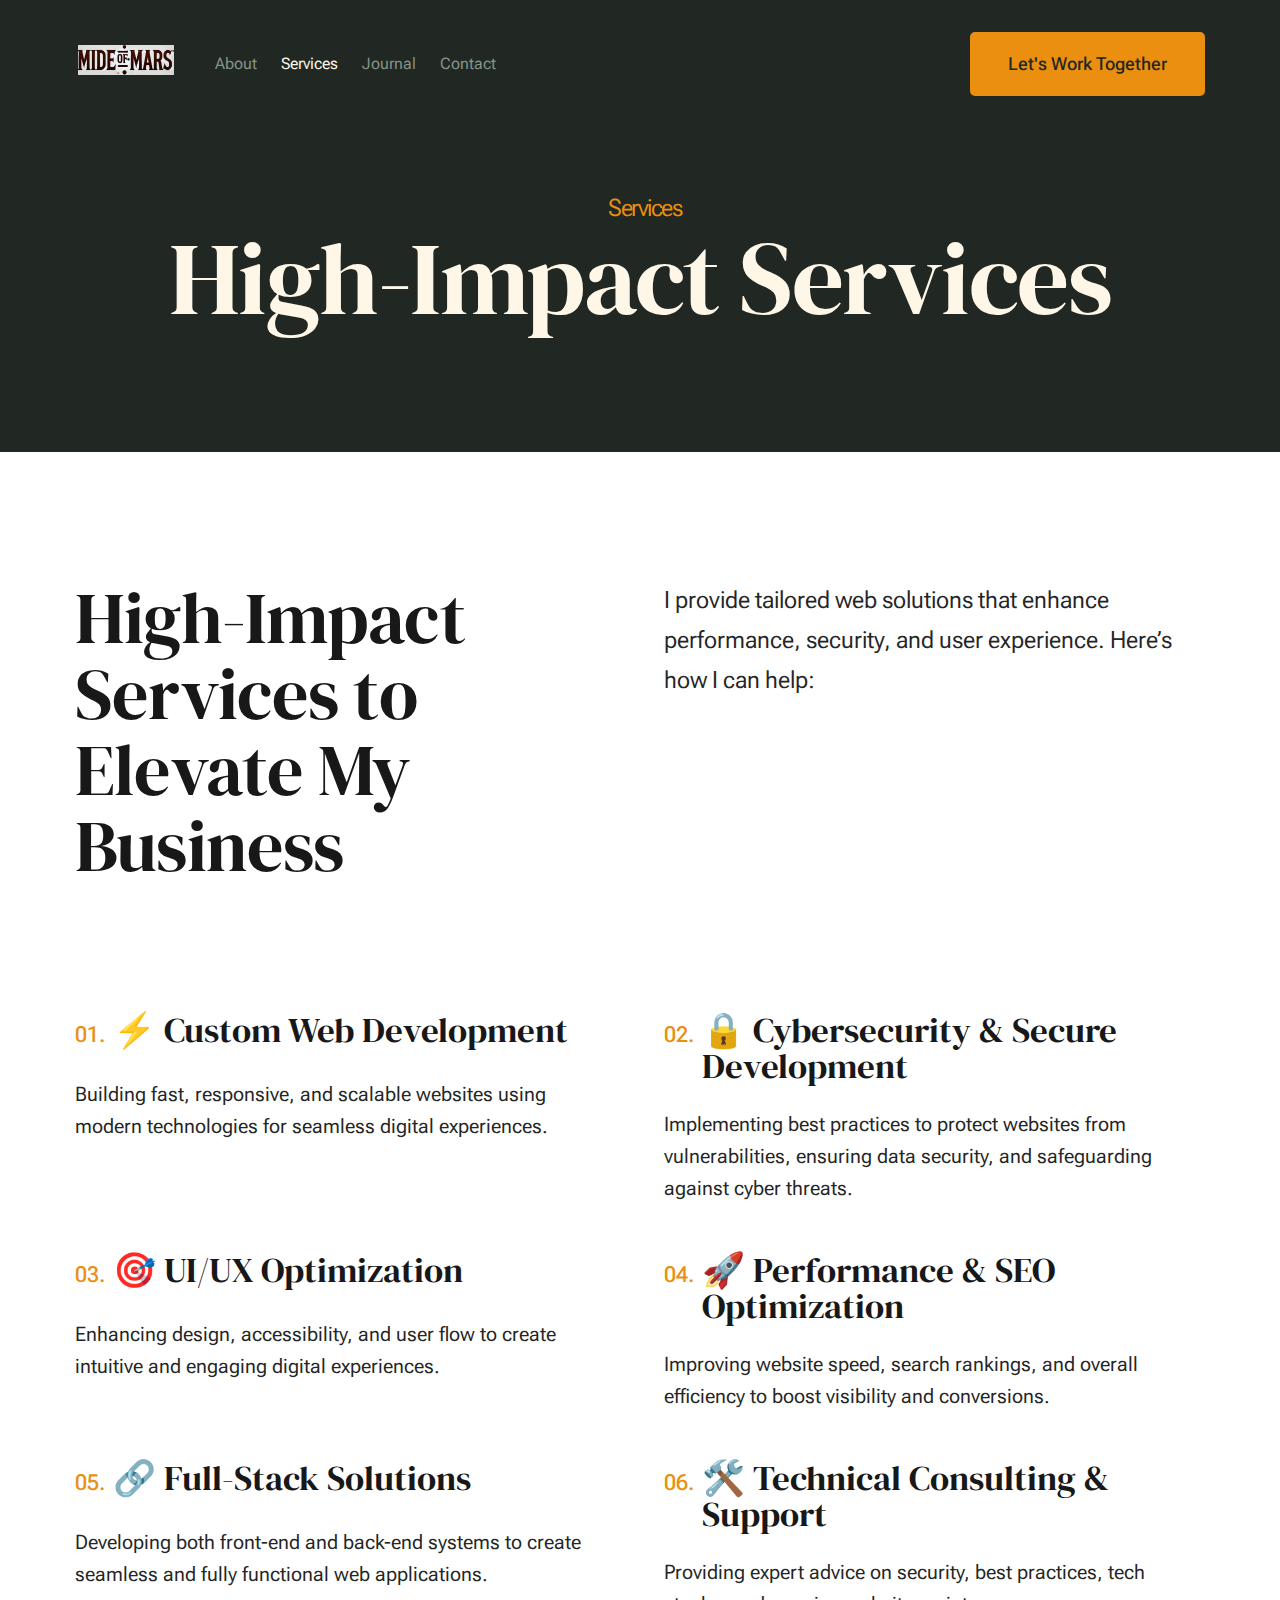
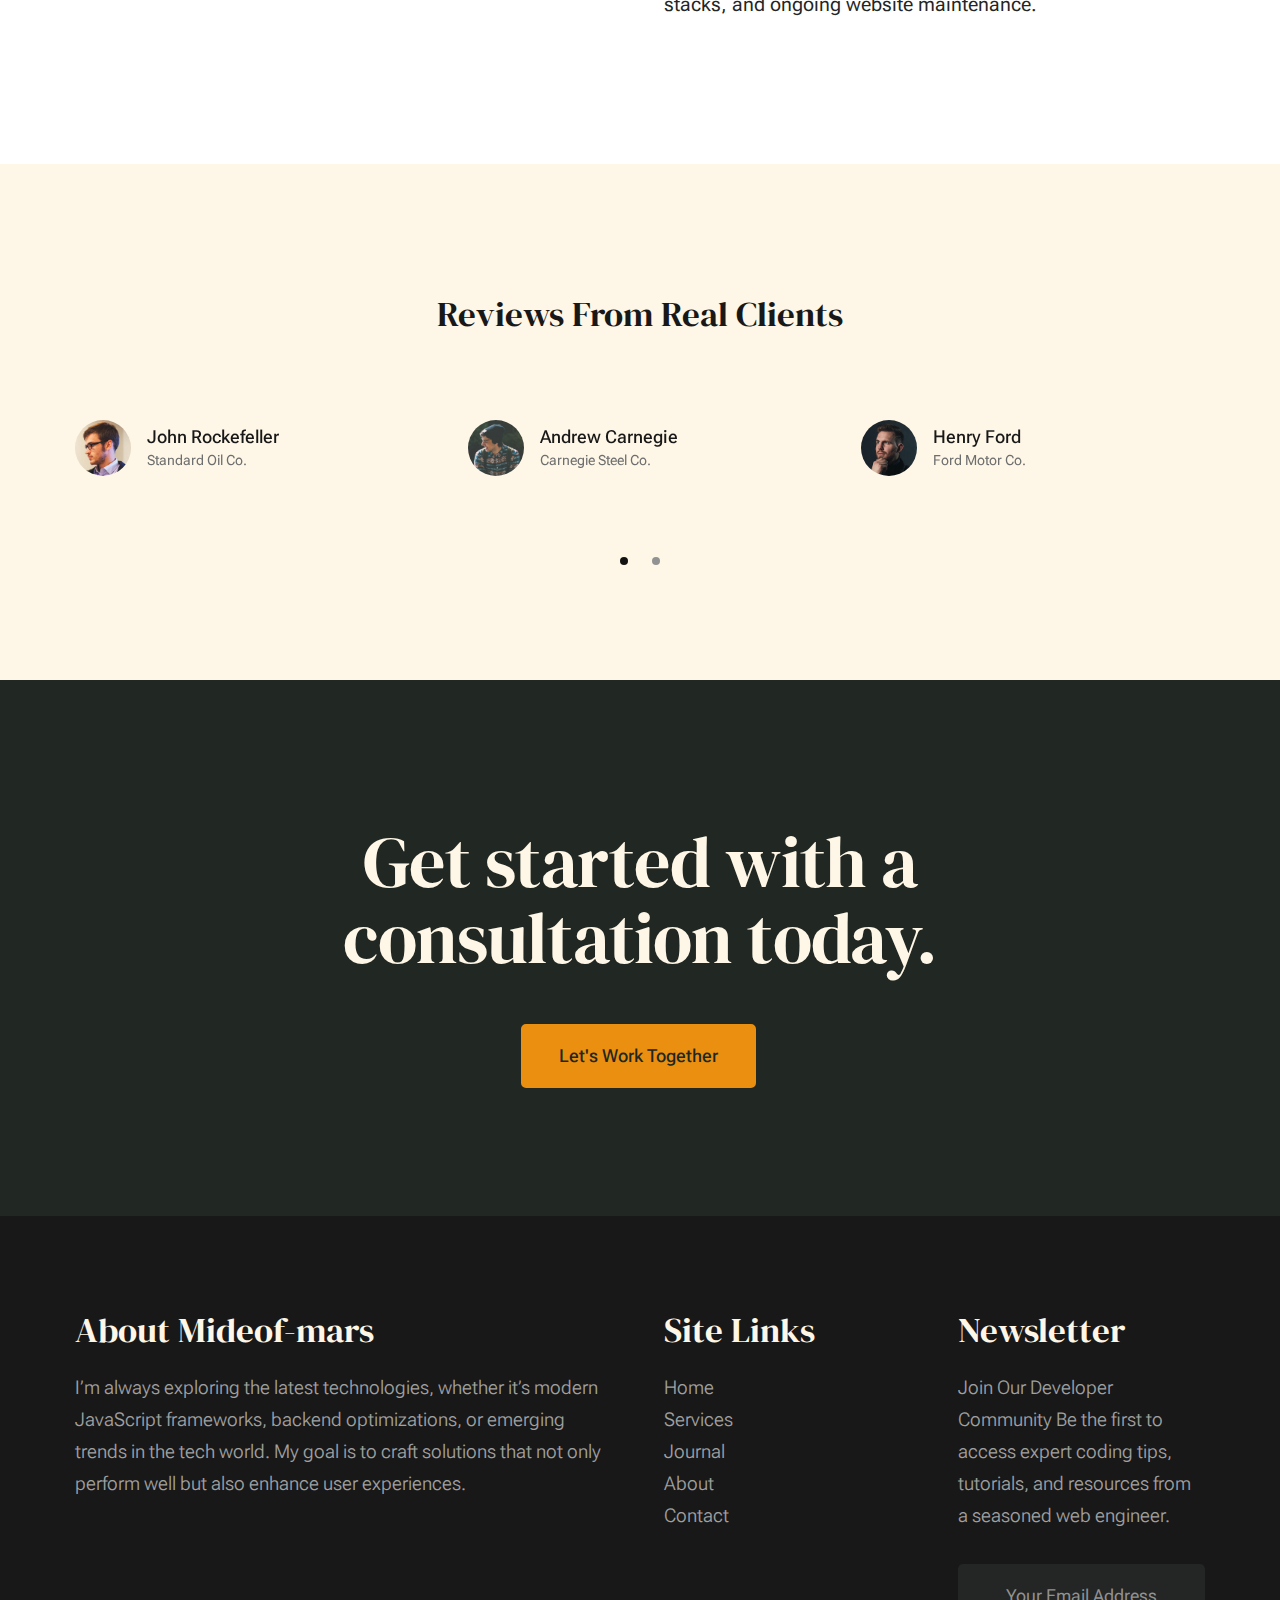
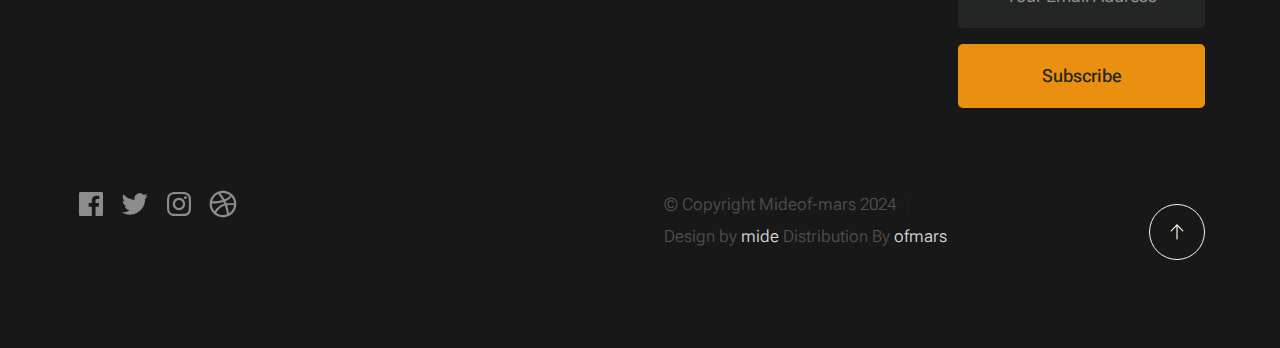
<file: services.html>
<!DOCTYPE html>
<html lang="en" class="no-js" >
<head>

    <!--- basic page needs
    ================================================== -->
    <meta charset="utf-8">
    <meta name="viewport" content="width=device-width, initial-scale=1">
    <title>Services - Mideof-mars</title>

    <script>
        document.documentElement.classList.remove('no-js');
        document.documentElement.classList.add('js');
    </script>

    <!-- CSS
    ================================================== -->
    <link rel="stylesheet" href="css/vendor.css">
    <link rel="stylesheet" href="css/styles.css">

    <!-- favicons
    ================================================== -->
    <link rel="apple-touch-icon" sizes="180x180" href="apple-touch-icon.png">
    <link rel="icon" type="image/png" sizes="32x32" href="favicon-32x32.png">
    <link rel="icon" type="image/png" sizes="16x16" href="favicon-16x16.png">
    <link rel="manifest" href="site.webmanifest">

</head>


<body id="top">


    <!-- preloader
    ================================================== -->
    <div id="preloader">
        <div id="loader" class="dots-fade">
            <div></div>
            <div></div>
            <div></div>
        </div>
    </div>


    <!-- page wrap
    ================================================== -->
    <div id="page" class="s-pagewrap">

        <!-- # site header 
        ================================================== -->
        <header class="s-header">

            <div class="row s-header__inner width-sixteen-col">

                <div class="s-header__block">
                    <div class="s-header__logo">
                        <a class="logo" href="index.html">
                            <img src="images/WhatsApp Image 2024-11-26 at 11.36.04_9668e1ab.jpg" alt="Homepage">
                        </a>
                    </div>

                    <a class="s-header__menu-toggle" href="#0"><span>Menu</span></a>
                </div> <!-- end s-header__block -->

                <nav class="s-header__nav">
    
                    <ul class="s-header__menu-links">
                        <li><a href="about.html">About</a></li>
                        <li class="current"><a href="services.html">Services</a></li>
                        <li><a href="blog.html">Journal</a></li>
                        <li><a href="contact.html">Contact</a></li>
                    </ul> <!-- s-header__menu-links -->

                    <div class="s-header__contact">
                        <a href="contact.html" class="btn btn--primary s-header__contact-btn">Let's Work Together</a>                        
                    </div> <!-- s-header__contact -->
    
                </nav> <!-- end s-header__nav -->

            </div> <!-- end s-header__inner -->

        </header> <!-- end s-header -->

        <!-- # site main content
        ================================================== -->
        <section id="content" class="s-content">

               <section class="s-pageheader pageheader">
                    <div class="row">
                        <div class="column xl-12">
                            <h1 class="page-title">
                                <span class="page-title__small-type text-pretitle">Services</span>
                                High-Impact Services
                            </h1>
                            
                        </div>
                    </div>
               </section> <!-- pageheader -->  

               <section class="s-pagecontent pagecontent">

                    <div class="row pageintro">
                        <div class="column xl-6 lg-12">
                            <h2 class="text-display-title">High-Impact Services to Elevate My Business</h2>
                        </div>
                        <div class="column xl-6 lg-12 u-flexitem-x-right">
                            <p class="lead">
                                I provide tailored web solutions that enhance performance, security, and user experience. Here’s how I can help: 
                            </p>
                        </div>                       
                    </div>  <!-- pageintro -->       

                    <div class="row">
                        <div class="column xl-12 grid-block">             
                            
                            <div class="grid-full grid-list-items list-items show-ctr">
                                
                                <div class="grid-list-items__item list-items__item">
                                    <div class="list-items__item-header">
                                        <h3 class="list-items__item-title">⚡ Custom Web Development</h3>
                                    </div>
                                    <div class="list-items__item-text">
                                        <p>
                                            Building fast, responsive, and scalable websites using modern technologies for seamless digital experiences.
                                        </p>

                                        <!-- <ul class="list-services">
                                            <li>Cumque Ducimus</li>
                                            <li>Maxime Vel</li>
                                            <li>Eligendi Et</li>
                                        </ul> -->
                                    </div>
                                </div> <!-- end list-items__item -->
                                <div class="grid-list-items__item list-items__item">
                                    <div class="list-items__item-header">
                                        <h3 class="list-items__item-title">🔒 Cybersecurity & Secure Development</h3>
                                    </div>
                                    <div class="list-items__item-text">
                                        <p>
                                            Implementing best practices to protect websites from vulnerabilities, ensuring data security, and safeguarding against cyber threats.
                                        </p>

                                        <!-- <ul class="list-services">
                                            <li>Lorem Ipsum</li>
                                            <li>voluptatibus Earum</li>
                                            <li>Cumque Ducimus</li>
                                        </ul> -->
                                    </div>
                                </div> <!-- end list-items__item -->
                                <div class="grid-list-items__item list-items__item">
                                    <div class="list-items__item-header">
                                        <h3 class="list-items__item-title">🎯 UI/UX Optimization</h3>
                                    </div>
                                    <div class="list-items__item-text">
                                        <p>
                                            Enhancing design, accessibility, and user flow to create intuitive and engaging digital experiences.
                                        </p>

                                        <!-- <ul class="list-services">
                                            <li>Eaque velit</li>
                                            <li>Asperiores</li>
                                            <li>Cumque Ducimus</li>
                                        </ul> -->
                                    </div>
                                </div> <!-- end list-items__item -->
                                <div class="grid-list-items__item list-items__item">
                                    <div class="list-items__item-header">
                                        <h3 class="list-items__item-title">🚀 Performance & SEO Optimization</h3>
                                    </div>
                                    <div class="list-items__item-text">
                                        <p>
                                            Improving website speed, search rankings, and overall efficiency to boost visibility and conversions.
                                        </p>

                                        <!-- <ul class="list-services">
                                            <li>Cumque Ducimus</li>
                                            <li>Maxime Vel</li>
                                            <li>Eligendi Et</li>
                                        </ul> -->
                                    </div>
                                </div> <!-- end list-items__item -->
                                <div class="grid-list-items__item list-items__item">
                                    <div class="list-items__item-header">
                                        <h3 class="list-items__item-title">🔗 Full-Stack Solutions</h3>
                                    </div>
                                    <div class="list-items__item-text">
                                        <p>
                                            Developing both front-end and back-end systems to create seamless and fully functional web applications.
                                        </p>

                                        <!-- <ul class="list-services">
                                            <li>Cumque Ducimus</li>
                                            <li>Maxime Vel</li>
                                            <li>Eligendi Et</li>
                                        </ul> -->
                                    </div>
                                </div> <!-- end list-items__item -->
                                <div class="grid-list-items__item list-items__item">
                                    <div class="list-items__item-header">
                                        <h3 class="list-items__item-title">🛠️ Technical Consulting & Support</h3>
                                    </div>
                                    <div class="list-items__item-text">
                                        <p>
                                            Providing expert advice on security, best practices, tech stacks, and ongoing website maintenance.
                                        </p>

                                        <!-- <ul class="list-services">
                                            <li>Lorem Ipsum</li>
                                            <li>Voluptatibus Earum</li>
                                            <li>Cumque Ducimus</li>
                                        </ul> -->
                                    </div>
                                </div> <!-- end list-items__item -->
                                <!-- <div class="grid-list-items__item list-items__item">
                                    <div class="list-items__item-header">
                                        <h3 class="list-items__item-title">Email Marketing</h3>
                                    </div>
                                    <div class="list-items__item-text">
                                        <p>
                                        Rerum quam quos. Aut asperiores 
                                        sit mollitia. Rem neque et voluptatem eos quia sed eligendi et. Eaque velit eligendi ut 
                                        magnam. Cumque ducimus laborum doloribus facere maxime vel earum quidem enim suscipit.
                                        </p>

                                        <ul class="list-services">
                                            <li>Doloribus</li>
                                            <li>Mollitia</li>
                                            <li>Eligendi Et</li>
                                        </ul>
                                    </div>
                                </div> <!-- end list-items__item --
                                <div class="grid-list-items__item list-items__item">
                                    <div class="list-items__item-header">
                                        <h3 class="list-items__item-title">Conversion Rate Optimization</h3>
                                    </div>
                                    <div class="list-items__item-text">
                                        <p>
                                        Quibusdam quis autem voluptatibus earum vel ex error ea magni. Rerum quam quos. Aut asperiores 
                                        sit mollitia. Rem neque et voluptatem eos quia sed eligendi et. Eaque velit eligendi ut 
                                        magnam.
                                        </p>

                                        <ul class="list-services">
                                            <li>Cumque Ducimus</li>
                                            <li>Maxime Vel</li>
                                            <li>Eligendi Et</li>
                                        </ul>
                                    </div>
                                </div> <!-- end list-items__item --
                                <div class="grid-list-items__item list-items__item">
                                    <div class="list-items__item-header">
                                        <h3 class="list-items__item-title">Web Design</h3>
                                    </div>
                                    <div class="list-items__item-text">
                                        <p>
                                        Aut asperiores sit mollitia. Rem neque et voluptatem eos quia sed eligendi et. Eaque velit eligendi ut 
                                        magnam. Cumque ducimus laborum doloribus facere maxime vel earum quidem enim suscipit.
                                        </p>

                                        <ul class="list-services">
                                            <li>Suscipit</li>
                                            <li>Voluptatem</li>
                                            <li>Eligendi Et</li>
                                        </ul>
                                    </div>
                                </div> end list-items__item -->
    
                            </div> <!-- grid-list-items -->
                           

                        </div> <!-- end grid-block-->
                    </div> <!-- end row -->

               </section> <!-- pagecontent -->

               <section class="s-testimonials">

                    <div class="s-testimonials__header row row-x-center text-center">
                        <div class="column xl-8 lg-12">
        
                            <p class="text-pretitle">
                           
                            </p>
                            <h3>
                            Reviews From Real Clients
                            </h3>                        
        
                        </div>
                    </div> <!--end s-testimonials__header -->

                    <div class="row s-testimonials__content">
                        <div class="column xl-12 testimonials">

                            <div class="swiper-container testimonials__slider page-slider">

                                <div class="swiper-wrapper">
                                    <div class="testimonials__slide swiper-slide">
                                        <p>
                                        
                                        </p>
                                        <div class="testimonials__author">
                                            <img src="images/avatars/user-01.jpg" alt="Author image" class="testimonials__avatar">
                                            <cite class="testimonials__cite">
                                                <strong>John Rockefeller</strong>
                                                <span>Standard Oil Co.</span>
                                            </cite>
                                        </div>
                                    </div>
                                    <div class="testimonials__slide swiper-slide">
                                        <p>
                                        
                                        </p>
                                        <div class="testimonials__author">
                                            <img src="images/avatars/user-04.jpg" alt="Author image" class="testimonials__avatar">
                                            <cite class="testimonials__cite">
                                                <strong>Andrew Carnegie</strong>
                                                <span>Carnegie Steel Co.</span>
                                            </cite>
                                        </div>
                                    </div>
                                    <div class="testimonials__slide swiper-slide">
                                        <p>
                                        
                                        </p>
                                        <div class="testimonials__author">
                                            <img src="images/avatars/user-06.jpg" alt="Author image" class="testimonials__avatar">
                                            <cite class="testimonials__cite">
                                                <strong>Henry Ford</strong>
                                                <span>Ford Motor Co.</span>
                                            </cite>
                                        </div>
                                    </div>
                                    <div class="testimonials__slide swiper-slide">
                                        <p>
                                        
                                        </p>
                                        <div class="testimonials__author">
                                            <img src="images/avatars/user-02.jpg" alt="Author image" class="testimonials__avatar">
                                            <cite class="testimonials__cite">
                                                <strong>John Morgan</strong>
                                                <span>JP Morgan & Co.</span>
                                            </cite>
                                        </div>
                                    </div> 
                                </div> <!-- end swiper-wrapper --> 

                                <div class="swiper-pagination"></div>

                            </div> <!--end testimonials__slider --> 

                        </div> <!-- testimonials -->
                    </div> <!--end s-testimonials__content -->

               </section> <!-- end s-testimonials -->

        </section> <!-- s-content-->

        <!-- # cta
        ================================================== -->
        <section id="cta" class="s-cta">

            <div class="row row-x-center text-center">
                <div class="column xl-8 lg-12">

                    <div class="s-cta__content">
                        <h2 class="text-display-title">
                        Get started with a consultation today.
                        </h2>
                        <p class="lead">
                        
                        </p>
                        <a href="contact.html" class="btn btn--primary">Let's Work Together</a>
                    </div>

                </div>
            </div>

        </section> <!-- end s-cta -->


        <!-- # footer 
        ================================================== -->
        <footer class="s-footer">
            <div class="row s-footer__content">
                <div class="column xl-6 lg-6 md-12 s-footer__block s-footer__about">                    
                    <h3>About Mideof-mars</h3>
                    <p>
                        I’m always exploring the latest technologies, whether it’s modern JavaScript frameworks, backend optimizations, or emerging trends in the tech world. My goal is to craft solutions that not only perform well but also enhance user experiences.
                    </p>               
                </div>                
                <div class="column xl-3 lg-6 md-12 s-footer__block s-footer__site-links">
                    <h3>Site Links</h3>
                    <ul class="link-list">
                        <li><a href="index.html">Home</a></li>
                        <li><a href="services.html">Services</a></li>
                        <li><a href="blog.html">Journal</a></li>
                        <li><a href="about.html">About</a></li>
                        <li><a href="contact.html">Contact</a></li>
                    </ul>
                </div>
                <div class="column xl-3 lg-6 md-12 tab-12 s-footer__block s-footer__newsletter">
                    <h3>Newsletter</h3>

                    <p>
                        Join Our Developer Community Be the first to access expert coding tips, tutorials, and resources from a seasoned web engineer.
                    </p>

                    <div class="subscribe-form">
                        <form id="mc-form" class="mc-form">
                            <input type="email" name="EMAIL" id="mce-EMAIL" class="u-fullwidth text-center" placeholder="Your Email Address" title="The domain portion of the email address is invalid (the portion after the @)." pattern="^([^\x00-\x20\x22\x28\x29\x2c\x2e\x3a-\x3c\x3e\x40\x5b-\x5d\x7f-\xff]+|\x22([^\x0d\x22\x5c\x80-\xff]|\x5c[\x00-\x7f])*\x22)(\x2e([^\x00-\x20\x22\x28\x29\x2c\x2e\x3a-\x3c\x3e\x40\x5b-\x5d\x7f-\xff]+|\x22([^\x0d\x22\x5c\x80-\xff]|\x5c[\x00-\x7f])*\x22))*\x40([^\x00-\x20\x22\x28\x29\x2c\x2e\x3a-\x3c\x3e\x40\x5b-\x5d\x7f-\xff]+|\x5b([^\x0d\x5b-\x5d\x80-\xff]|\x5c[\x00-\x7f])*\x5d)(\x2e([^\x00-\x20\x22\x28\x29\x2c\x2e\x3a-\x3c\x3e\x40\x5b-\x5d\x7f-\xff]+|\x5b([^\x0d\x5b-\x5d\x80-\xff]|\x5c[\x00-\x7f])*\x5d))*(\.\w{2,})+$" required>
                            <input type="submit" name="subscribe" value="Subscribe" class="btn btn--primary btn--small u-fullwidth">
                            <!-- <div style="position: absolute; left: -5000px;" aria-hidden="true"><input type="text" name="b_cdb7b577e41181934ed6a6a44_9a91cfe7b3" tabindex="-1" value=""></div> -->
                            <div class="mc-status"></div>
                        </form>
                    </div>
                </div>
            </div>    
            
            <div class="row s-footer__bottom">
                <div class="column xl-6 lg-12">
                    <ul class="s-footer__social social-list">
                        <li>
                            <a href="https://www.facebook.com/share/4fwjuUhWhx6Fnkse/?mibextid=wwXIfr">
                                <svg xmlns="http://www.w3.org/2000/svg" width="24" height="24" viewBox="0 0 24 24" style="fill:rgba(0, 0, 0, 1);transform:;-ms-filter:"><path d="M20,3H4C3.447,3,3,3.448,3,4v16c0,0.552,0.447,1,1,1h8.615v-6.96h-2.338v-2.725h2.338v-2c0-2.325,1.42-3.592,3.5-3.592 c0.699-0.002,1.399,0.034,2.095,0.107v2.42h-1.435c-1.128,0-1.348,0.538-1.348,1.325v1.735h2.697l-0.35,2.725h-2.348V21H20 c0.553,0,1-0.448,1-1V4C21,3.448,20.553,3,20,3z"></path></svg>
                                <span class="u-screen-reader-text">Facebook</span>
                            </a>
                        </li>
                        <li>
                            <a href="https://x.com/ofmarsofficial">
                                <svg xmlns="http://www.w3.org/2000/svg" width="24" height="24" viewBox="0 0 24 24" style="fill:rgba(0, 0, 0, 1);transform:;-ms-filter:"><path d="M19.633,7.997c0.013,0.175,0.013,0.349,0.013,0.523c0,5.325-4.053,11.461-11.46,11.461c-2.282,0-4.402-0.661-6.186-1.809 c0.324,0.037,0.636,0.05,0.973,0.05c1.883,0,3.616-0.636,5.001-1.721c-1.771-0.037-3.255-1.197-3.767-2.793 c0.249,0.037,0.499,0.062,0.761,0.062c0.361,0,0.724-0.05,1.061-0.137c-1.847-0.374-3.23-1.995-3.23-3.953v-0.05 c0.537,0.299,1.16,0.486,1.82,0.511C3.534,9.419,2.823,8.184,2.823,6.787c0-0.748,0.199-1.434,0.548-2.032 c1.983,2.443,4.964,4.04,8.306,4.215c-0.062-0.3-0.1-0.611-0.1-0.923c0-2.22,1.796-4.028,4.028-4.028 c1.16,0,2.207,0.486,2.943,1.272c0.91-0.175,1.782-0.512,2.556-0.973c-0.299,0.935-0.936,1.721-1.771,2.22 c0.811-0.088,1.597-0.312,2.319-0.624C21.104,6.712,20.419,7.423,19.633,7.997z"></path></svg>
                                <span class="u-screen-reader-text">Twitter</span>
                            </a>
                        </li>
                        <li>
                            <a href="https://www.instagram.com/mideofmarsofficial/profilecard/?igsh=Z3MxanZwNHFmdTM0">
                                <svg xmlns="http://www.w3.org/2000/svg" width="24" height="24" viewBox="0 0 24 24" style="fill:rgba(0, 0, 0, 1);transform:;-ms-filter:"><path d="M11.999,7.377c-2.554,0-4.623,2.07-4.623,4.623c0,2.554,2.069,4.624,4.623,4.624c2.552,0,4.623-2.07,4.623-4.624 C16.622,9.447,14.551,7.377,11.999,7.377L11.999,7.377z M11.999,15.004c-1.659,0-3.004-1.345-3.004-3.003 c0-1.659,1.345-3.003,3.004-3.003s3.002,1.344,3.002,3.003C15.001,13.659,13.658,15.004,11.999,15.004L11.999,15.004z"></path><circle cx="16.806" cy="7.207" r="1.078"></circle><path d="M20.533,6.111c-0.469-1.209-1.424-2.165-2.633-2.632c-0.699-0.263-1.438-0.404-2.186-0.42 c-0.963-0.042-1.268-0.054-3.71-0.054s-2.755,0-3.71,0.054C7.548,3.074,6.809,3.215,6.11,3.479C4.9,3.946,3.945,4.902,3.477,6.111 c-0.263,0.7-0.404,1.438-0.419,2.186c-0.043,0.962-0.056,1.267-0.056,3.71c0,2.442,0,2.753,0.056,3.71 c0.015,0.748,0.156,1.486,0.419,2.187c0.469,1.208,1.424,2.164,2.634,2.632c0.696,0.272,1.435,0.426,2.185,0.45 c0.963,0.042,1.268,0.055,3.71,0.055s2.755,0,3.71-0.055c0.747-0.015,1.486-0.157,2.186-0.419c1.209-0.469,2.164-1.424,2.633-2.633 c0.263-0.7,0.404-1.438,0.419-2.186c0.043-0.962,0.056-1.267,0.056-3.71s0-2.753-0.056-3.71C20.941,7.57,20.801,6.819,20.533,6.111z M19.315,15.643c-0.007,0.576-0.111,1.147-0.311,1.688c-0.305,0.787-0.926,1.409-1.712,1.711c-0.535,0.199-1.099,0.303-1.67,0.311 c-0.95,0.044-1.218,0.055-3.654,0.055c-2.438,0-2.687,0-3.655-0.055c-0.569-0.007-1.135-0.112-1.669-0.311 c-0.789-0.301-1.414-0.923-1.719-1.711c-0.196-0.534-0.302-1.099-0.311-1.669c-0.043-0.95-0.053-1.218-0.053-3.654 c0-2.437,0-2.686,0.053-3.655c0.007-0.576,0.111-1.146,0.311-1.687c0.305-0.789,0.93-1.41,1.719-1.712 c0.534-0.198,1.1-0.303,1.669-0.311c0.951-0.043,1.218-0.055,3.655-0.055c2.437,0,2.687,0,3.654,0.055 c0.571,0.007,1.135,0.112,1.67,0.311c0.786,0.303,1.407,0.925,1.712,1.712c0.196,0.534,0.302,1.099,0.311,1.669 c0.043,0.951,0.054,1.218,0.054,3.655c0,2.436,0,2.698-0.043,3.654H19.315z"></path></svg>
                                <span class="u-screen-reader-text">Instagram</span>
                            </a>
                        </li>
                        <li>
                            <a href="#0">
                                <svg xmlns="http://www.w3.org/2000/svg" width="24" height="24" viewBox="0 0 24 24" style="fill: rgba(0, 0, 0, 1);transform: ;msFilter:;"><path d="M20.66 6.98a9.932 9.932 0 0 0-3.641-3.64C15.486 2.447 13.813 2 12 2s-3.486.447-5.02 1.34c-1.533.893-2.747 2.107-3.64 3.64S2 10.187 2 12s.446 3.487 1.34 5.02a9.924 9.924 0 0 0 3.641 3.64C8.514 21.553 10.187 22 12 22s3.486-.447 5.02-1.34a9.932 9.932 0 0 0 3.641-3.64C21.554 15.487 22 13.813 22 12s-.446-3.487-1.34-5.02zM12 3.66c2 0 3.772.64 5.32 1.919-.92 1.174-2.286 2.14-4.1 2.9-1.002-1.813-2.088-3.327-3.261-4.54A7.715 7.715 0 0 1 12 3.66zM5.51 6.8a8.116 8.116 0 0 1 2.711-2.22c1.212 1.201 2.325 2.7 3.34 4.5-2 .6-4.114.9-6.341.9-.573 0-1.006-.013-1.3-.04A8.549 8.549 0 0 1 5.51 6.8zM3.66 12c0-.054.003-.12.01-.2.007-.08.01-.146.01-.2.254.014.641.02 1.161.02 2.666 0 5.146-.367 7.439-1.1.187.373.381.793.58 1.26-1.32.293-2.674 1.006-4.061 2.14S6.4 16.247 5.76 17.5c-1.4-1.587-2.1-3.42-2.1-5.5zM12 20.34c-1.894 0-3.594-.587-5.101-1.759.601-1.187 1.524-2.322 2.771-3.401 1.246-1.08 2.483-1.753 3.71-2.02a29.441 29.441 0 0 1 1.56 6.62 8.166 8.166 0 0 1-2.94.56zm7.08-3.96a8.351 8.351 0 0 1-2.58 2.621c-.24-2.08-.7-4.107-1.379-6.081.932-.066 1.765-.1 2.5-.1.799 0 1.686.034 2.659.1a8.098 8.098 0 0 1-1.2 3.46zm-1.24-5c-1.16 0-2.233.047-3.22.14a27.053 27.053 0 0 0-.68-1.62c2.066-.906 3.532-2.006 4.399-3.3 1.2 1.414 1.854 3.027 1.96 4.84-.812-.04-1.632-.06-2.459-.06z"></path></svg>
                                <span class="u-screen-reader-text">Dribbble</span>
                            </a>
                        </li>
                    </ul> <!-- end s-footer__social -->
                </div>
                <div class="column xl-6 lg-12">
                    <p class="ss-copyright">
                        <span>© Copyright Mideof-mars 2024</span> 
                        <span>Design by <a href="https://www.styleshout.com/">mide</a> Distribution By <a href="https://themewagon.com">ofmars</a></span>
                    </p>
                </div>

                <div class="ss-go-top">
                    <a class="smoothscroll" title="Back to Top" href="#top">
                        <svg xmlns="http://www.w3.org/2000/svg" viewBox="0 0 24 24" width="36" height="36" fill="none" stroke="#ffffff" stroke-width="1" stroke-linecap="round" stroke-linejoin="round">&lt;!--!  Atomicons Free 1.00 by @atisalab License - https://atomicons.com/license/ (Icons: CC BY 4.0) Copyright 2021 Atomicons --&gt;<polyline points="17 11 12 6 7 11"></polyline><line x1="12" y1="18" x2="12" y2="6"></line></svg>
                    </a>
                </div> <!-- end ss-go-top -->
            </div>
            
        </footer> <!-- end s-footer -->

    </div> <!-- end page-wrap -->

    <!-- Java Script
    ================================================== -->
    <script src="js/plugins.js"></script>
    <script src="js/main.js"></script>

</body>
</html>
</file>
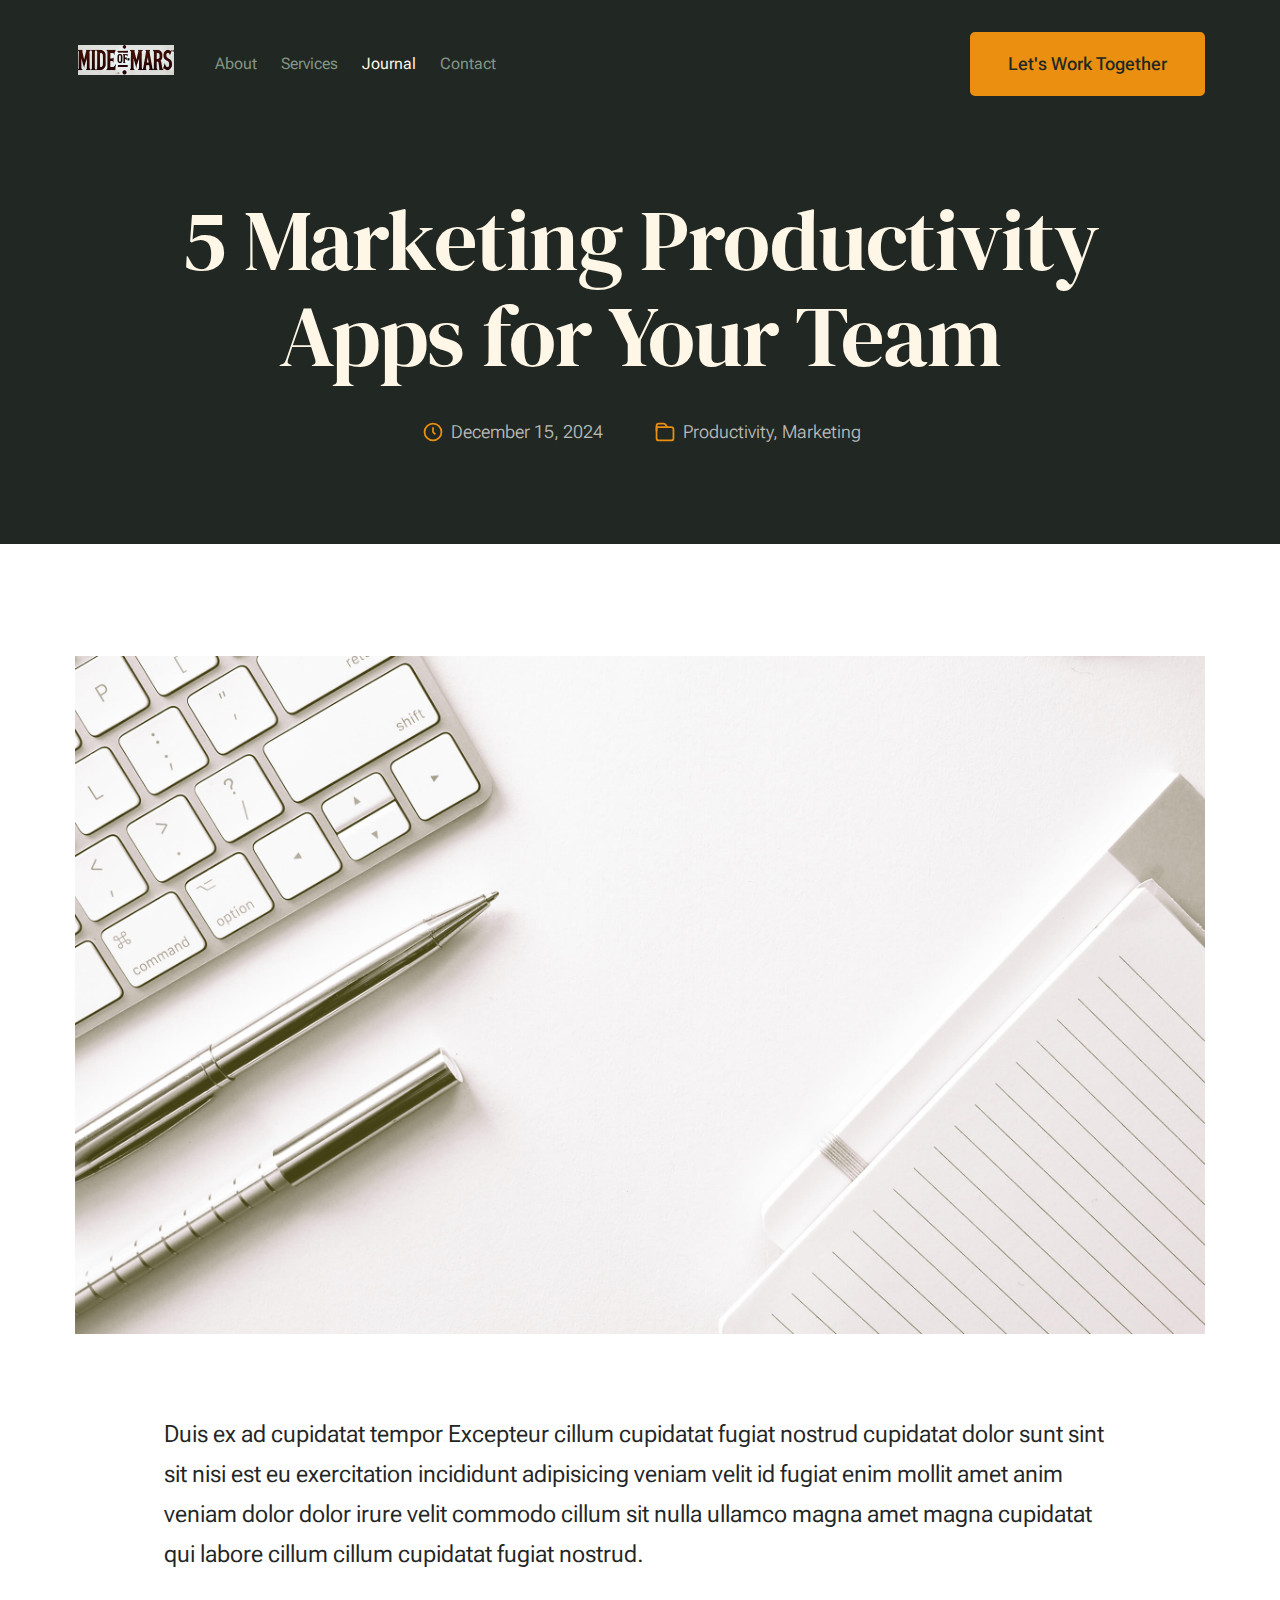
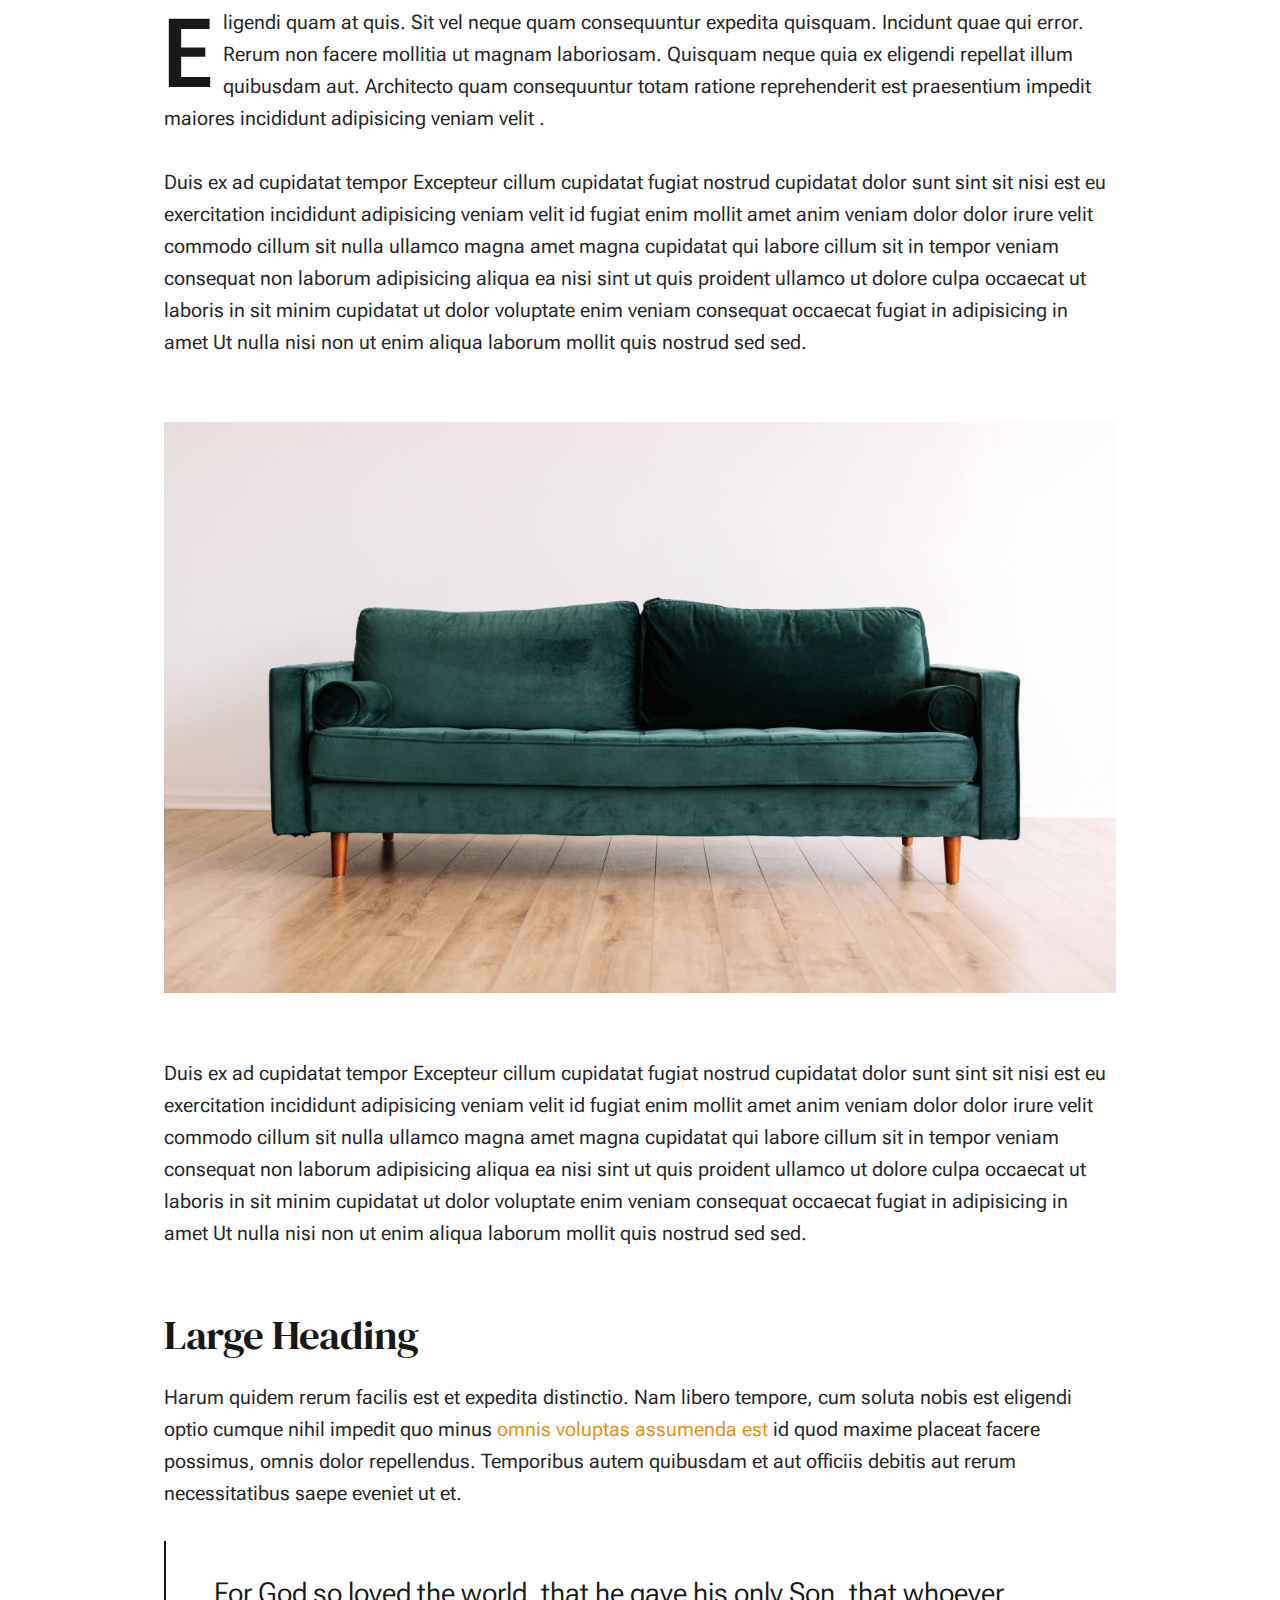
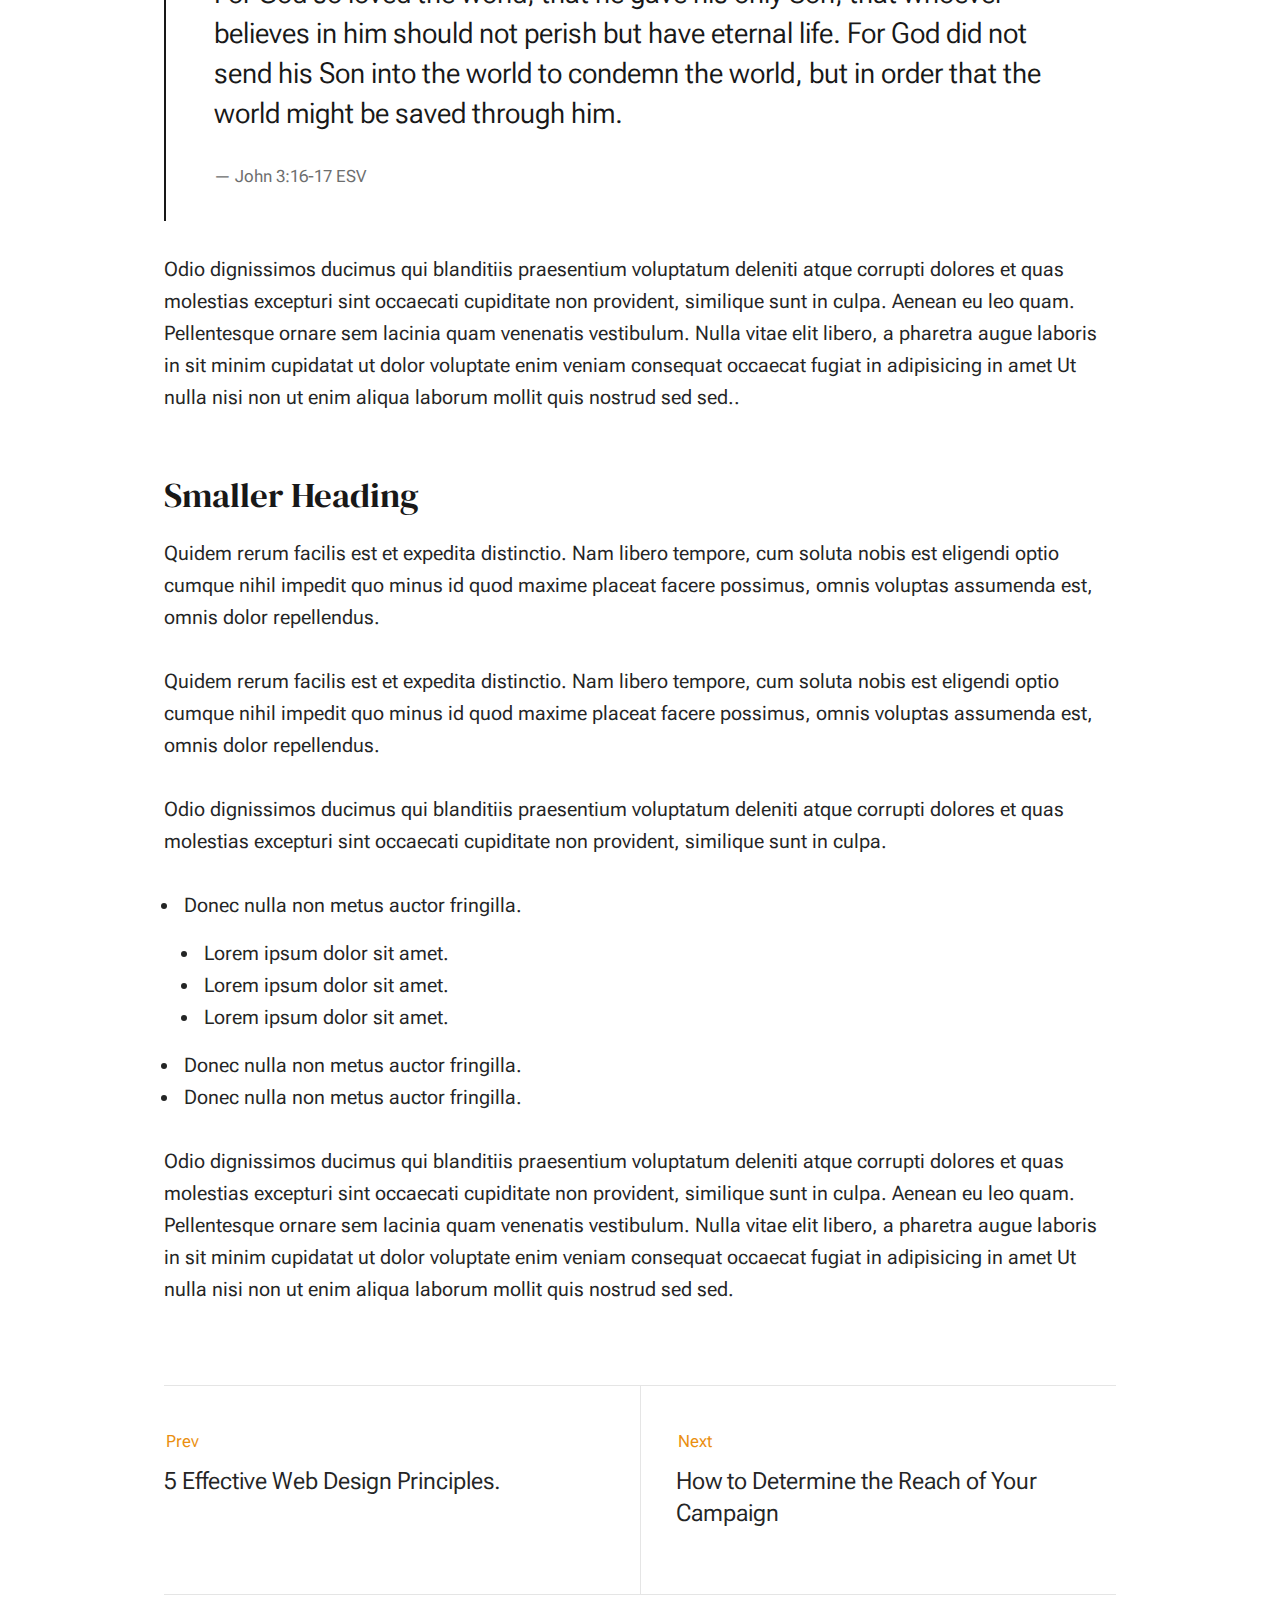
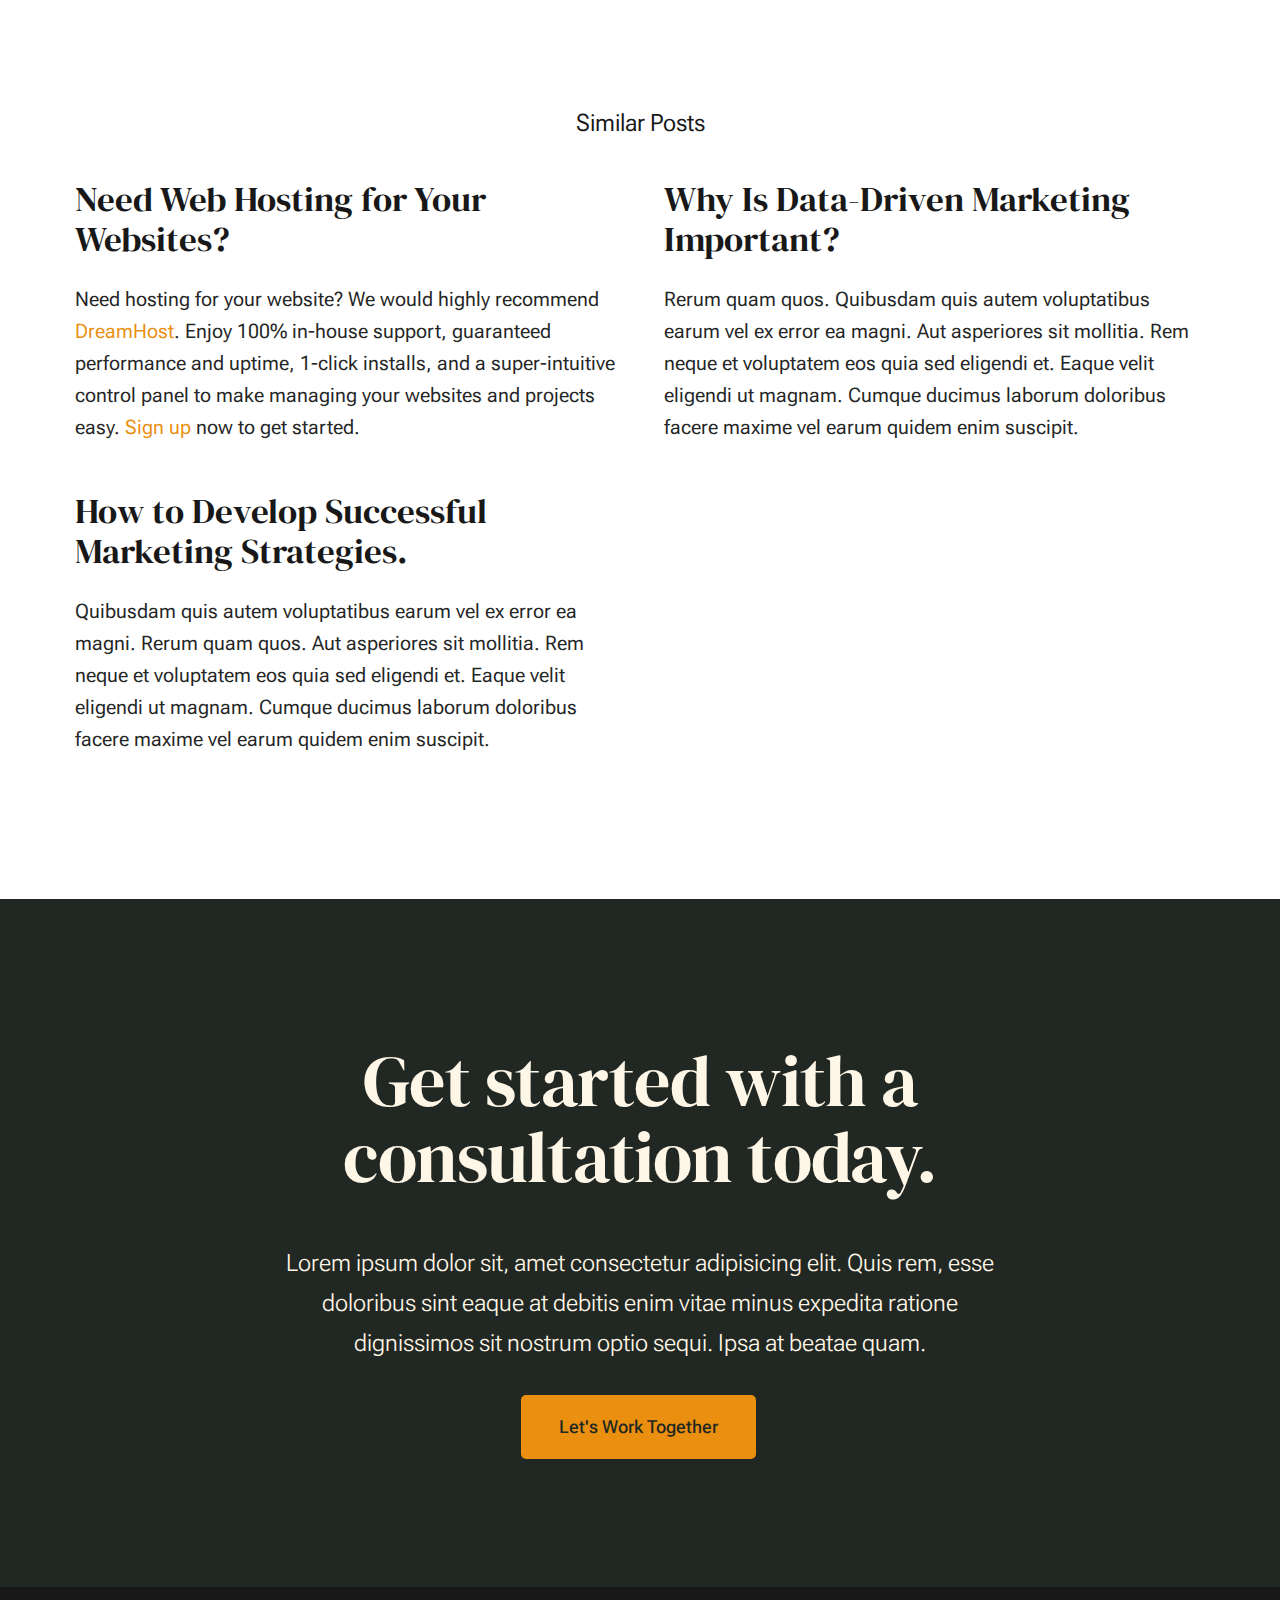
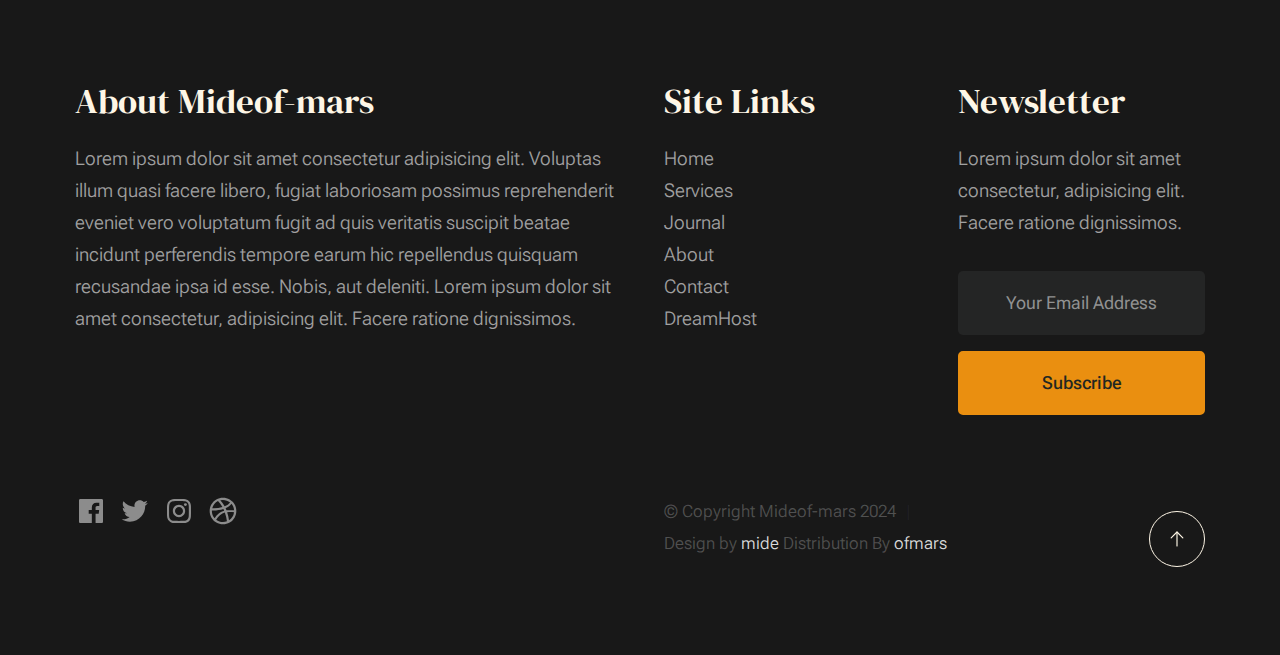
<file: single.html>
<!DOCTYPE html>
<html lang="en" class="no-js" >
<head>

    <!--- basic page needs
    ================================================== -->
    <meta charset="utf-8">
    <meta name="viewport" content="width=device-width, initial-scale=1">
    <title>Single - Monica</title>

    <script>
        document.documentElement.classList.remove('no-js');
        document.documentElement.classList.add('js');
    </script>

    <!-- CSS
    ================================================== -->
    <link rel="stylesheet" href="css/vendor.css">
    <link rel="stylesheet" href="css/styles.css">

    <!-- favicons
    ================================================== -->
    <link rel="apple-touch-icon" sizes="180x180" href="apple-touch-icon.png">
    <link rel="icon" type="image/png" sizes="32x32" href="favicon-32x32.png">
    <link rel="icon" type="image/png" sizes="16x16" href="favicon-16x16.png">
    <link rel="manifest" href="site.webmanifest">

</head>


<body id="top">


    <!-- preloader
    ================================================== -->
    <div id="preloader">
        <div id="loader" class="dots-fade">
            <div></div>
            <div></div>
            <div></div>
        </div>
    </div>


    <!-- page wrap
    ================================================== -->
    <div id="page" class="s-pagewrap">


        <!-- # site header 
        ================================================== -->
        <header class="s-header">

            <div class="row s-header__inner width-sixteen-col">

                <div class="s-header__block">
                    <div class="s-header__logo">
                        <a class="logo" href="index.html">
                            <img src="images/WhatsApp Image 2024-11-26 at 11.36.04_9668e1ab.jpg" alt="Homepage">
                        </a>
                    </div>

                    <a class="s-header__menu-toggle" href="#0"><span>Menu</span></a>
                </div> <!-- end s-header__block -->

                <nav class="s-header__nav">    
                    <ul class="s-header__menu-links">
                        <li><a href="about.html">About</a></li>
                        <li><a href="services.html">Services</a></li>
                        <li class="current"><a href="blog.html">Journal</a></li>
                        <li><a href="contact.html">Contact</a></li>
                    </ul> <!-- s-header__menu-links -->

                    <div class="s-header__contact">
                        <a href="contact.html" class="btn btn--primary s-header__contact-btn">Let's Work Together</a>
                        
                    </div> <!-- s-header__contact -->    
                </nav> <!-- end s-header__nav -->

            </div> <!-- end s-header__inner -->

        </header> <!-- end s-header -->


        <!-- # site main content
        ================================================== -->
        <article id="content" class="s-content entry">

            <div class="s-pageheader entry__header">
                <div class="row">
                    <div class="column xl-12">

                        <h1 class="entry__title">
                            5 Marketing Productivity Apps for Your Team
                        </h1> <!-- end entry__title -->

                        <div class="entry__meta">
                            <div class="entry__meta-date">
                                <svg width="24" height="24" fill="none" viewBox="0 0 24 24">
                                    <circle cx="12" cy="12" r="7.25" stroke="currentColor" stroke-width="1.5"></circle>
                                    <path stroke="currentColor" stroke-width="1.5" d="M12 8V12L14 14"></path>
                                </svg>
                                December 15, 2024
                            </div>
                            <div class="entry__meta-cat">
                                <svg width="24" height="24" fill="none" viewBox="0 0 24 24">
                                    <path stroke="currentColor" stroke-linecap="round" stroke-linejoin="round" stroke-width="1.5" d="M19.25 17.25V9.75C19.25 8.64543 18.3546 7.75 17.25 7.75H4.75V17.25C4.75 18.3546 5.64543 19.25 6.75 19.25H17.25C18.3546 19.25 19.25 18.3546 19.25 17.25Z"></path>
                                    <path stroke="currentColor" stroke-linecap="round" stroke-linejoin="round" stroke-width="1.5" d="M13.5 7.5L12.5685 5.7923C12.2181 5.14977 11.5446 4.75 10.8127 4.75H6.75C5.64543 4.75 4.75 5.64543 4.75 6.75V11"></path>
                                </svg>                                      
                                <span class="cat-links">
                                    <a href="blog.html">Productivity</a>
                                    <a href="blog.html">Marketing</a>
                                </span>
                            </div>
                        </div> <!-- end entry__meta -->

                    </div>
                </div>
            </div> <!-- end entry__header --> 

            <div class="s-pagecontent entry__content">

                <div class="row entry__media">
                    <div class="column xl-12">
                        <figure class="featured-image">
                            <img src="images/thumbs/single/standard-1200.jpg" 
                                 srcset="images/thumbs/single/standard-2400.jpg 2400w, 
                                         images/thumbs/single/standard-1200.jpg 1200w, 
                                         images/thumbs/single/standard-600.jpg 600w" sizes="(max-width: 2400px) 100vw, 2400px" alt="">
                        </figure>
                    </div>
                </div> <!-- end entry__media -->

                <div class="row entry__primary width-narrower">
                    <div class="column xl-12"> 

                            <p class="lead">
                            Duis ex ad cupidatat tempor Excepteur cillum cupidatat fugiat nostrud cupidatat dolor 
                            sunt sint sit nisi est eu exercitation incididunt adipisicing veniam velit id fugiat 
                            enim mollit amet anim veniam dolor dolor irure velit commodo cillum sit nulla ullamco 
                            magna amet magna cupidatat qui labore cillum cillum cupidatat fugiat nostrud. </p> 

                            <p class="drop-cap">
                            Eligendi quam at quis. Sit vel neque quam consequuntur expedita quisquam. Incidunt quae 
                            qui error. Rerum non facere mollitia ut magnam laboriosam. Quisquam neque quia ex eligendi 
                            repellat illum quibusdam aut. Architecto quam consequuntur totam ratione reprehenderit est 
                            praesentium impedit maiores incididunt adipisicing veniam velit .
                            </p>
    
                            <p>
                            Duis ex ad cupidatat tempor Excepteur cillum cupidatat fugiat nostrud cupidatat dolor 
                            sunt sint sit nisi est eu exercitation incididunt adipisicing veniam velit id fugiat 
                            enim mollit amet anim veniam dolor dolor irure velit commodo cillum sit nulla ullamco 
                            magna amet magna cupidatat qui labore cillum sit in tempor veniam consequat non laborum 
                            adipisicing aliqua ea nisi sint ut quis proident ullamco ut dolore culpa occaecat ut 
                            laboris in sit minim cupidatat ut dolor voluptate enim veniam consequat occaecat fugiat 
                            in adipisicing in amet Ut nulla nisi non ut enim aliqua laborum mollit quis nostrud sed sed.
                            </p>
            
                            <figure class="alignwide">
                                <img src="images/sample-1200.jpg" 
                                     srcset="images/sample-2400.jpg 2400w, 
                                             images/sample-1200.jpg 1200w, 
                                             images/sample-600.jpg 600w" sizes="(max-width: 2400px) 100vw, 2400px" alt="">
                            </figure>
    
                            <p>
                            Duis ex ad cupidatat tempor Excepteur cillum cupidatat fugiat nostrud cupidatat dolor 
                            sunt sint sit nisi est eu exercitation incididunt adipisicing veniam velit id fugiat 
                            enim mollit amet anim veniam dolor dolor irure velit commodo cillum sit nulla ullamco 
                            magna amet magna cupidatat qui labore cillum sit in tempor veniam consequat non laborum 
                            adipisicing aliqua ea nisi sint ut quis proident ullamco ut dolore culpa occaecat ut 
                            laboris in sit minim cupidatat ut dolor voluptate enim veniam consequat occaecat fugiat 
                            in adipisicing in amet Ut nulla nisi non ut enim aliqua laborum mollit quis nostrud sed sed.
                            </p>
    
                            <h2>Large Heading</h2>
        
                            <p>
                            Harum quidem rerum facilis est et expedita distinctio. Nam libero tempore, cum soluta 
                            nobis est eligendi optio cumque nihil impedit quo minus <a href="http://#">omnis voluptas assumenda est</a> 
                            id quod maxime placeat facere possimus, omnis dolor repellendus. Temporibus autem quibusdam et 
                            aut officiis debitis aut rerum necessitatibus saepe eveniet ut et.</p>
    
                            <blockquote>
                                <p>
                                For God so loved the world, that he gave his only Son, that whoever believes in 
                                him should not perish but have eternal life. For God did not send his Son into 
                                the world to condemn the world, but in order that the world might be 
                                saved through him.
                                </p>
                                <cite>John 3:16-17 ESV</cite>
                            </blockquote>
    
                            <p>
                            Odio dignissimos ducimus qui blanditiis praesentium voluptatum deleniti atque corrupti dolores 
                            et quas molestias excepturi sint occaecati cupiditate non provident, similique sunt in culpa. 
                            Aenean eu leo quam. Pellentesque ornare sem lacinia quam venenatis vestibulum. Nulla vitae elit 
                            libero, a pharetra augue laboris in sit minim cupidatat ut dolor voluptate enim veniam consequat 
                            occaecat fugiat in adipisicing in amet Ut nulla nisi non ut enim aliqua laborum mollit quis nostrud sed sed..</p>
    
                            <h3>Smaller Heading</h3>
    
                            <p>
                            Quidem rerum facilis est et expedita distinctio. Nam libero tempore, cum soluta nobis est 
                            eligendi optio cumque nihil impedit quo minus id quod maxime placeat facere possimus, omnis voluptas 
                            assumenda est, omnis dolor repellendus.
                            </p>
    
                            <p>
                            Quidem rerum facilis est et expedita distinctio. Nam libero tempore, cum soluta nobis est 
                            eligendi optio cumque nihil impedit quo minus id quod maxime placeat facere possimus, omnis voluptas 
                            assumenda est, omnis dolor repellendus.
                            </p>
                                    
                            <p>
                            Odio dignissimos ducimus qui blanditiis praesentium voluptatum deleniti atque corrupti dolores et 
                            quas molestias excepturi sint occaecati cupiditate non provident, similique sunt in culpa.</p>
    
                            <ul>
                                <li>Donec nulla non metus auctor fringilla.
                                    <ul>
                                        <li>Lorem ipsum dolor sit amet.</li>
                                        <li>Lorem ipsum dolor sit amet.</li>
                                        <li>Lorem ipsum dolor sit amet.</li>
                                    </ul>
                                </li>
                                <li>Donec nulla non metus auctor fringilla.</li>
                                <li>Donec nulla non metus auctor fringilla.</li>
                            </ul>
    
                            <p>
                            Odio dignissimos ducimus qui blanditiis praesentium voluptatum deleniti atque corrupti dolores et quas 
                            molestias excepturi sint occaecati cupiditate non provident, similique sunt in culpa. Aenean eu leo quam. 
                            Pellentesque ornare sem lacinia quam venenatis vestibulum. Nulla vitae elit libero, a pharetra augue 
                            laboris in sit minim cupidatat ut dolor voluptate enim veniam consequat occaecat fugiat in adipisicing 
                            in amet Ut nulla nisi non ut enim aliqua laborum mollit quis nostrud sed sed.
                            </p>        

                            <div class="post-nav">
                                <div class="post-nav__prev">
                                    <a href="single-standard.html" rel="prev">
                                        <span>Prev</span>
                                        5 Effective Web Design Principles. 
                                    </a>
                                </div>
                                <div class="post-nav__next">
                                    <a href="single-standard.html" rel="next">
                                        <span>Next</span>
                                        How to Determine the Reach of Your Campaign
                                    </a>
                                </div>
                            </div> <!-- end post-nav -->                                                   
                   
                    </div> <!-- end column-->
                </div> <!-- end entry__primary -->    
                
                <div class="row related-posts">
                    <div class="column xl-12">

                        <h4 class="text-center">Similar Posts</h4>

                        <div class="grid-list-items">
                
                            <div class="grid-list-items__item blog-card">
                                <div class="blog-card__header">
                                    <h3 class="blog-card__title"><a href="https://www.dreamhost.com/r.cgi?287326">Need Web Hosting for Your Websites?</a></h3>
                                </div>
                                <div class="blog-card__text">
                                    <p>
                                    Need hosting for your website? We would highly recommend <a href="https://www.dreamhost.com/r.cgi?287326">DreamHost</a>.
                                    Enjoy 100% in-house support, guaranteed performance and uptime, 1-click installs, and a super-intuitive control 
                                    panel to make managing your websites and projects easy. <a href="https://www.dreamhost.com/r.cgi?287326">Sign up</a> now to get started.
                                    </p>
                                </div>
                            </div> <!-- end blog-card -->
                            <div class="grid-list-items__item blog-card">
                                <div class="blog-card__header">
                                    <h3 class="blog-card__title"><a href="single.html">Why Is Data-Driven Marketing Important?</a></h3>
                                </div>
                                <div class="blog-card__text">
                                    <p>
                                    Rerum quam quos. Quibusdam quis autem voluptatibus earum vel ex error ea magni. Aut asperiores 
                                    sit mollitia. Rem neque et voluptatem eos quia sed eligendi et. Eaque velit eligendi ut 
                                    magnam. Cumque ducimus laborum doloribus facere maxime vel earum quidem enim suscipit.
                                    </p>
                                </div>
                            </div> <!-- end blog-card -->
                            <div class="grid-list-items__item blog-card">
                                <div class="blog-card__header">
                                    <h3 class="blog-card__title"><a href="single.html">How to Develop Successful Marketing Strategies.</a></h3>
                                </div>
                                <div class="blog-card__text">
                                    <p>
                                    Quibusdam quis autem voluptatibus earum vel ex error ea magni. Rerum quam quos. Aut asperiores 
                                    sit mollitia. Rem neque et voluptatem eos quia sed eligendi et. Eaque velit eligendi ut 
                                    magnam. Cumque ducimus laborum doloribus facere maxime vel earum quidem enim suscipit.
                                    </p>
                                </div>
                            </div> <!-- end blog card -->
                        
                        </div> <!-- end grid-list-items -->
                          
                    </div> <!-- end column -->
                </div> <!-- end related-posts --> 

            </div> <!-- end entry__content -->

        </article> <!-- s-content entry-->
        

        <!-- # cta
        ================================================== -->
        <section id="cta" class="s-cta">

            <div class="row row-x-center text-center">
                <div class="column xl-8 lg-12">

                    <div class="s-cta__content">
                        <h2 class="text-display-title">
                        Get started with a consultation today.
                        </h2>
                        <p class="lead">
                        Lorem ipsum dolor sit, amet consectetur adipisicing elit. Quis rem, esse doloribus sint eaque at debitis enim vitae minus expedita ratione dignissimos sit nostrum optio sequi. Ipsa at beatae quam.
                        </p>
                        <a href="contact.html" class="btn btn--primary">Let's Work Together</a>
                    </div>

                </div>
            </div>

        </section> <!-- end s-cta -->


        <!-- # footer 
        ================================================== -->
        <footer class="s-footer">
            <div class="row s-footer__content">
                <div class="column xl-6 lg-6 md-12 s-footer__block s-footer__about">                    
                    <h3>About Mideof-mars</h3>
                    <p>
                    Lorem ipsum dolor sit amet consectetur adipisicing elit. Voluptas illum quasi facere libero, 
                    fugiat laboriosam possimus reprehenderit eveniet vero voluptatum fugit ad quis veritatis suscipit beatae 
                    incidunt perferendis tempore earum hic repellendus quisquam recusandae ipsa id esse. Nobis, aut deleniti.
                    Lorem ipsum dolor sit amet consectetur, adipisicing elit. Facere ratione dignissimos.
                    </p>               
                </div>                
                <div class="column xl-3 lg-6 md-12 s-footer__block s-footer__site-links">
                    <h3>Site Links</h3>
                    <ul class="link-list">
                        <li><a href="index.html">Home</a></li>
                        <li><a href="services.html">Services</a></li>
                        <li><a href="blog.html">Journal</a></li>
                        <li><a href="about.html">About</a></li>
                        <li><a href="contact.html">Contact</a></li>
                        <li><a href="https://www.dreamhost.com/r.cgi?287326">DreamHost</a></li>
                    </ul>
                </div>
                <div class="column xl-3 lg-6 md-12 tab-12 s-footer__block s-footer__newsletter">
                    <h3>Newsletter</h3>

                    <p>
                    Lorem ipsum dolor sit amet consectetur, adipisicing elit. Facere ratione dignissimos.
                    </p>

                    <div class="subscribe-form">
                        <form id="mc-form" class="mc-form">
                            <input type="email" name="EMAIL" id="mce-EMAIL" class="u-fullwidth text-center" placeholder="Your Email Address" title="The domain portion of the email address is invalid (the portion after the @)." pattern="^([^\x00-\x20\x22\x28\x29\x2c\x2e\x3a-\x3c\x3e\x40\x5b-\x5d\x7f-\xff]+|\x22([^\x0d\x22\x5c\x80-\xff]|\x5c[\x00-\x7f])*\x22)(\x2e([^\x00-\x20\x22\x28\x29\x2c\x2e\x3a-\x3c\x3e\x40\x5b-\x5d\x7f-\xff]+|\x22([^\x0d\x22\x5c\x80-\xff]|\x5c[\x00-\x7f])*\x22))*\x40([^\x00-\x20\x22\x28\x29\x2c\x2e\x3a-\x3c\x3e\x40\x5b-\x5d\x7f-\xff]+|\x5b([^\x0d\x5b-\x5d\x80-\xff]|\x5c[\x00-\x7f])*\x5d)(\x2e([^\x00-\x20\x22\x28\x29\x2c\x2e\x3a-\x3c\x3e\x40\x5b-\x5d\x7f-\xff]+|\x5b([^\x0d\x5b-\x5d\x80-\xff]|\x5c[\x00-\x7f])*\x5d))*(\.\w{2,})+$" required>
                            <input type="submit" name="subscribe" value="Subscribe" class="btn btn--primary btn--small u-fullwidth">
                            <!-- <div style="position: absolute; left: -5000px;" aria-hidden="true"><input type="text" name="b_cdb7b577e41181934ed6a6a44_9a91cfe7b3" tabindex="-1" value=""></div> -->
                            <div class="mc-status"></div>
                        </form>
                    </div>
                </div>
            </div>    
            
            <div class="row s-footer__bottom">
                <div class="column xl-6 lg-12">
                    <ul class="s-footer__social social-list">
                        <li>
                            <a href="#0">
                                <svg xmlns="http://www.w3.org/2000/svg" width="24" height="24" viewBox="0 0 24 24" style="fill:rgba(0, 0, 0, 1);transform:;-ms-filter:"><path d="M20,3H4C3.447,3,3,3.448,3,4v16c0,0.552,0.447,1,1,1h8.615v-6.96h-2.338v-2.725h2.338v-2c0-2.325,1.42-3.592,3.5-3.592 c0.699-0.002,1.399,0.034,2.095,0.107v2.42h-1.435c-1.128,0-1.348,0.538-1.348,1.325v1.735h2.697l-0.35,2.725h-2.348V21H20 c0.553,0,1-0.448,1-1V4C21,3.448,20.553,3,20,3z"></path></svg>
                                <span class="u-screen-reader-text">Facebook</span>
                            </a>
                        </li>
                        <li>
                            <a href="#0">
                                <svg xmlns="http://www.w3.org/2000/svg" width="24" height="24" viewBox="0 0 24 24" style="fill:rgba(0, 0, 0, 1);transform:;-ms-filter:"><path d="M19.633,7.997c0.013,0.175,0.013,0.349,0.013,0.523c0,5.325-4.053,11.461-11.46,11.461c-2.282,0-4.402-0.661-6.186-1.809 c0.324,0.037,0.636,0.05,0.973,0.05c1.883,0,3.616-0.636,5.001-1.721c-1.771-0.037-3.255-1.197-3.767-2.793 c0.249,0.037,0.499,0.062,0.761,0.062c0.361,0,0.724-0.05,1.061-0.137c-1.847-0.374-3.23-1.995-3.23-3.953v-0.05 c0.537,0.299,1.16,0.486,1.82,0.511C3.534,9.419,2.823,8.184,2.823,6.787c0-0.748,0.199-1.434,0.548-2.032 c1.983,2.443,4.964,4.04,8.306,4.215c-0.062-0.3-0.1-0.611-0.1-0.923c0-2.22,1.796-4.028,4.028-4.028 c1.16,0,2.207,0.486,2.943,1.272c0.91-0.175,1.782-0.512,2.556-0.973c-0.299,0.935-0.936,1.721-1.771,2.22 c0.811-0.088,1.597-0.312,2.319-0.624C21.104,6.712,20.419,7.423,19.633,7.997z"></path></svg>
                                <span class="u-screen-reader-text">Twitter</span>
                            </a>
                        </li>
                        <li>
                            <a href="#0">
                                <svg xmlns="http://www.w3.org/2000/svg" width="24" height="24" viewBox="0 0 24 24" style="fill:rgba(0, 0, 0, 1);transform:;-ms-filter:"><path d="M11.999,7.377c-2.554,0-4.623,2.07-4.623,4.623c0,2.554,2.069,4.624,4.623,4.624c2.552,0,4.623-2.07,4.623-4.624 C16.622,9.447,14.551,7.377,11.999,7.377L11.999,7.377z M11.999,15.004c-1.659,0-3.004-1.345-3.004-3.003 c0-1.659,1.345-3.003,3.004-3.003s3.002,1.344,3.002,3.003C15.001,13.659,13.658,15.004,11.999,15.004L11.999,15.004z"></path><circle cx="16.806" cy="7.207" r="1.078"></circle><path d="M20.533,6.111c-0.469-1.209-1.424-2.165-2.633-2.632c-0.699-0.263-1.438-0.404-2.186-0.42 c-0.963-0.042-1.268-0.054-3.71-0.054s-2.755,0-3.71,0.054C7.548,3.074,6.809,3.215,6.11,3.479C4.9,3.946,3.945,4.902,3.477,6.111 c-0.263,0.7-0.404,1.438-0.419,2.186c-0.043,0.962-0.056,1.267-0.056,3.71c0,2.442,0,2.753,0.056,3.71 c0.015,0.748,0.156,1.486,0.419,2.187c0.469,1.208,1.424,2.164,2.634,2.632c0.696,0.272,1.435,0.426,2.185,0.45 c0.963,0.042,1.268,0.055,3.71,0.055s2.755,0,3.71-0.055c0.747-0.015,1.486-0.157,2.186-0.419c1.209-0.469,2.164-1.424,2.633-2.633 c0.263-0.7,0.404-1.438,0.419-2.186c0.043-0.962,0.056-1.267,0.056-3.71s0-2.753-0.056-3.71C20.941,7.57,20.801,6.819,20.533,6.111z M19.315,15.643c-0.007,0.576-0.111,1.147-0.311,1.688c-0.305,0.787-0.926,1.409-1.712,1.711c-0.535,0.199-1.099,0.303-1.67,0.311 c-0.95,0.044-1.218,0.055-3.654,0.055c-2.438,0-2.687,0-3.655-0.055c-0.569-0.007-1.135-0.112-1.669-0.311 c-0.789-0.301-1.414-0.923-1.719-1.711c-0.196-0.534-0.302-1.099-0.311-1.669c-0.043-0.95-0.053-1.218-0.053-3.654 c0-2.437,0-2.686,0.053-3.655c0.007-0.576,0.111-1.146,0.311-1.687c0.305-0.789,0.93-1.41,1.719-1.712 c0.534-0.198,1.1-0.303,1.669-0.311c0.951-0.043,1.218-0.055,3.655-0.055c2.437,0,2.687,0,3.654,0.055 c0.571,0.007,1.135,0.112,1.67,0.311c0.786,0.303,1.407,0.925,1.712,1.712c0.196,0.534,0.302,1.099,0.311,1.669 c0.043,0.951,0.054,1.218,0.054,3.655c0,2.436,0,2.698-0.043,3.654H19.315z"></path></svg>
                                <span class="u-screen-reader-text">Instagram</span>
                            </a>
                        </li>
                        <li>
                            <a href="#0">
                                <svg xmlns="http://www.w3.org/2000/svg" width="24" height="24" viewBox="0 0 24 24" style="fill: rgba(0, 0, 0, 1);transform: ;msFilter:;"><path d="M20.66 6.98a9.932 9.932 0 0 0-3.641-3.64C15.486 2.447 13.813 2 12 2s-3.486.447-5.02 1.34c-1.533.893-2.747 2.107-3.64 3.64S2 10.187 2 12s.446 3.487 1.34 5.02a9.924 9.924 0 0 0 3.641 3.64C8.514 21.553 10.187 22 12 22s3.486-.447 5.02-1.34a9.932 9.932 0 0 0 3.641-3.64C21.554 15.487 22 13.813 22 12s-.446-3.487-1.34-5.02zM12 3.66c2 0 3.772.64 5.32 1.919-.92 1.174-2.286 2.14-4.1 2.9-1.002-1.813-2.088-3.327-3.261-4.54A7.715 7.715 0 0 1 12 3.66zM5.51 6.8a8.116 8.116 0 0 1 2.711-2.22c1.212 1.201 2.325 2.7 3.34 4.5-2 .6-4.114.9-6.341.9-.573 0-1.006-.013-1.3-.04A8.549 8.549 0 0 1 5.51 6.8zM3.66 12c0-.054.003-.12.01-.2.007-.08.01-.146.01-.2.254.014.641.02 1.161.02 2.666 0 5.146-.367 7.439-1.1.187.373.381.793.58 1.26-1.32.293-2.674 1.006-4.061 2.14S6.4 16.247 5.76 17.5c-1.4-1.587-2.1-3.42-2.1-5.5zM12 20.34c-1.894 0-3.594-.587-5.101-1.759.601-1.187 1.524-2.322 2.771-3.401 1.246-1.08 2.483-1.753 3.71-2.02a29.441 29.441 0 0 1 1.56 6.62 8.166 8.166 0 0 1-2.94.56zm7.08-3.96a8.351 8.351 0 0 1-2.58 2.621c-.24-2.08-.7-4.107-1.379-6.081.932-.066 1.765-.1 2.5-.1.799 0 1.686.034 2.659.1a8.098 8.098 0 0 1-1.2 3.46zm-1.24-5c-1.16 0-2.233.047-3.22.14a27.053 27.053 0 0 0-.68-1.62c2.066-.906 3.532-2.006 4.399-3.3 1.2 1.414 1.854 3.027 1.96 4.84-.812-.04-1.632-.06-2.459-.06z"></path></svg>
                                <span class="u-screen-reader-text">Dribbble</span>
                            </a>
                        </li>
                    </ul> <!-- end s-footer__social -->
                </div>
                <div class="column xl-6 lg-12">
                    <p class="ss-copyright">
                        <span>© Copyright Mideof-mars 2024</span> 
                        <span>Design by <a href="https://www.styleshout.com/">mide</a> Distribution By <a href="https://themewagon.com">ofmars</a></span>
                    </p>
                </div>

                <div class="ss-go-top">
                    <a class="smoothscroll" title="Back to Top" href="#top">
                        <svg xmlns="http://www.w3.org/2000/svg" viewBox="0 0 24 24" width="36" height="36" fill="none" stroke="#ffffff" stroke-width="1" stroke-linecap="round" stroke-linejoin="round">&lt;!--!  Atomicons Free 1.00 by @atisalab License - https://atomicons.com/license/ (Icons: CC BY 4.0) Copyright 2021 Atomicons --&gt;<polyline points="17 11 12 6 7 11"></polyline><line x1="12" y1="18" x2="12" y2="6"></line></svg>
                    </a>
                </div> <!-- end ss-go-top -->
            </div>
            
        </footer> <!-- end s-footer -->

    </div> <!-- end page-wrap -->

    <!-- Java Script
    ================================================== -->
    <script src="js/plugins.js"></script>
    <script src="js/main.js"></script>

</body>
</html>
</file>
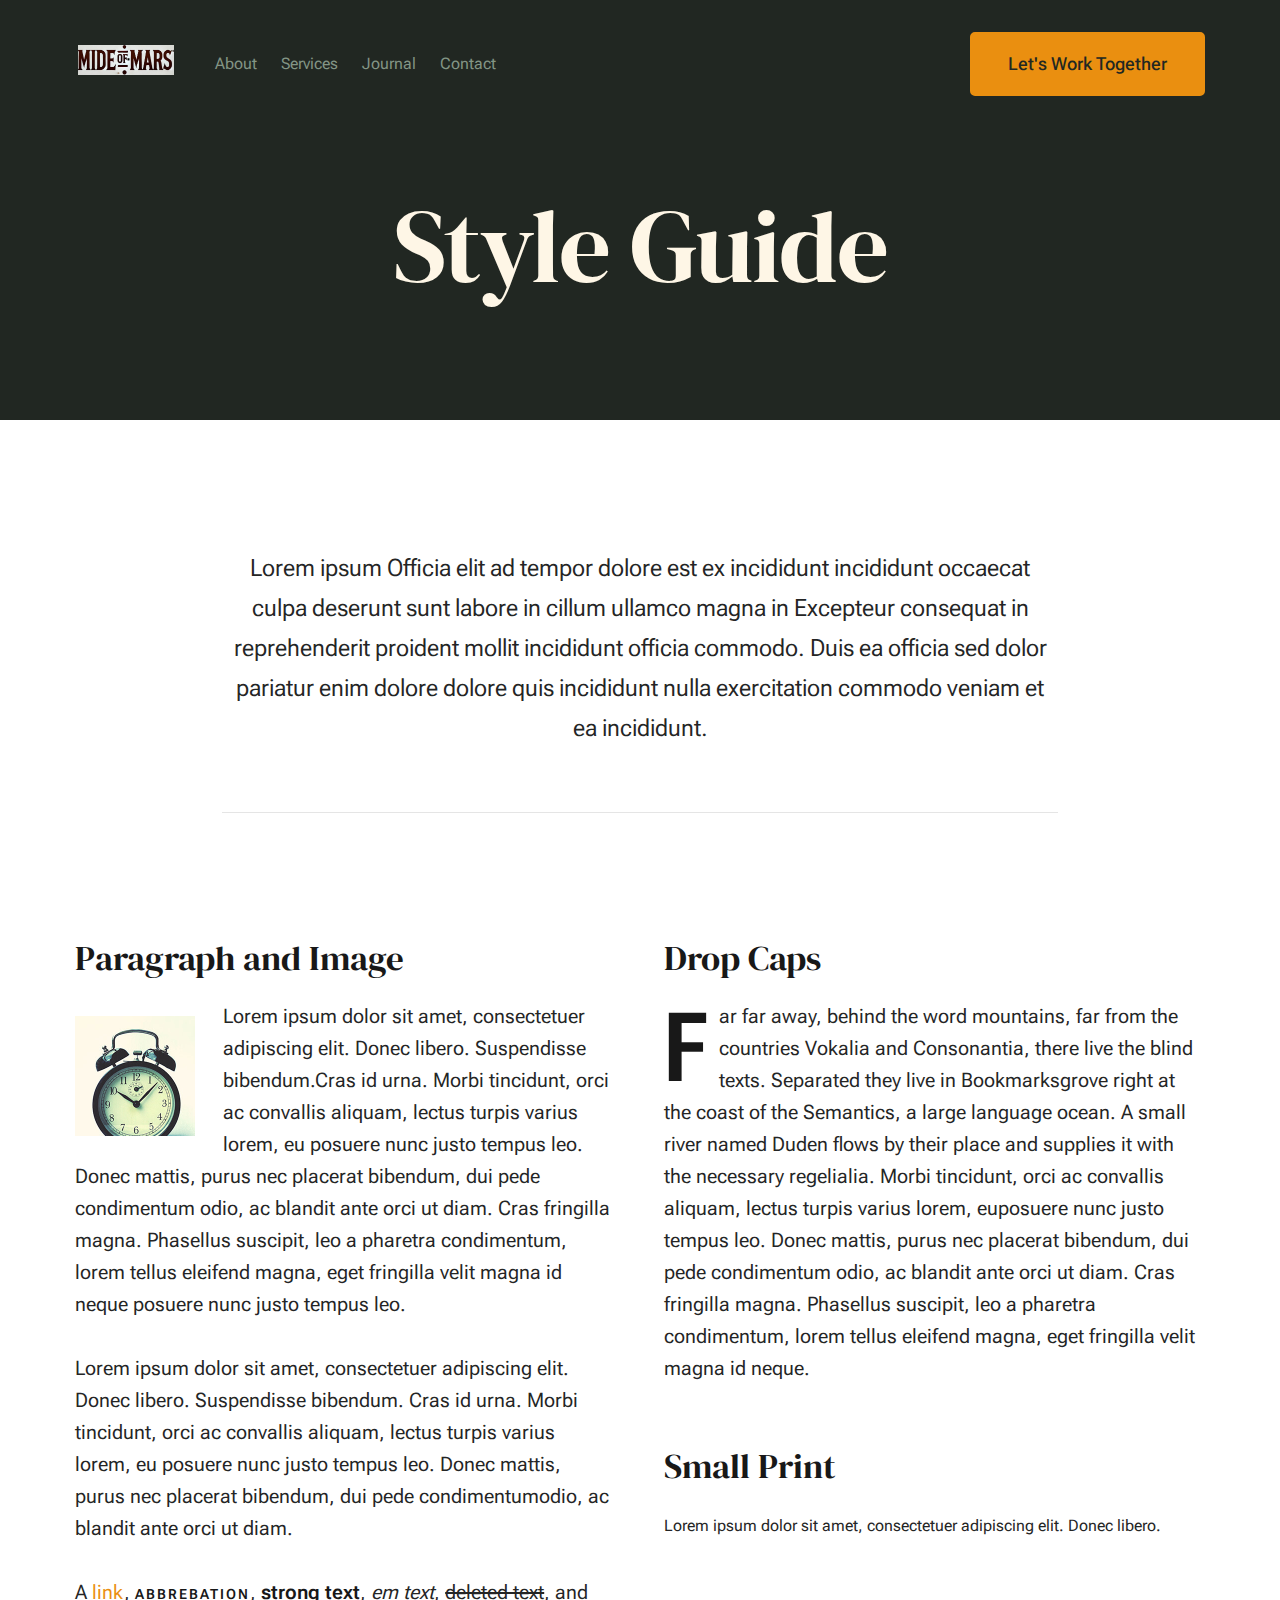
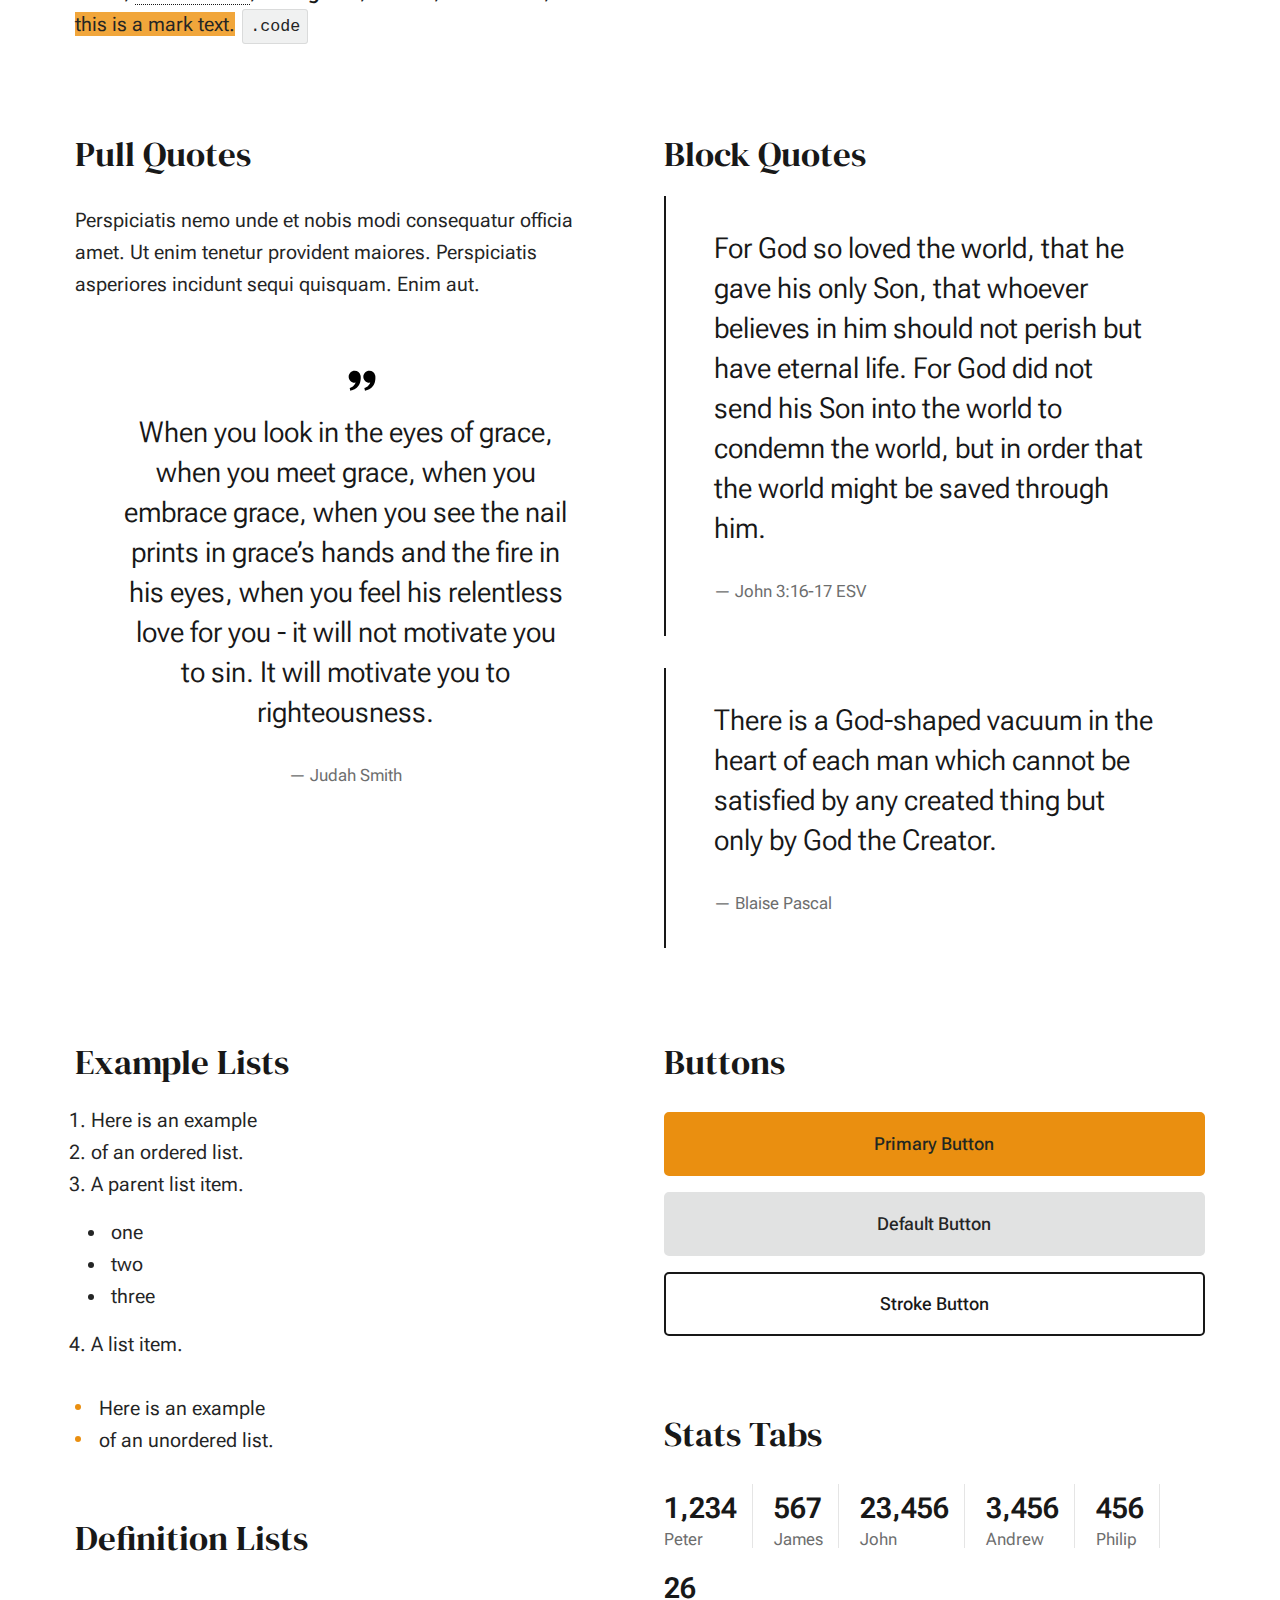
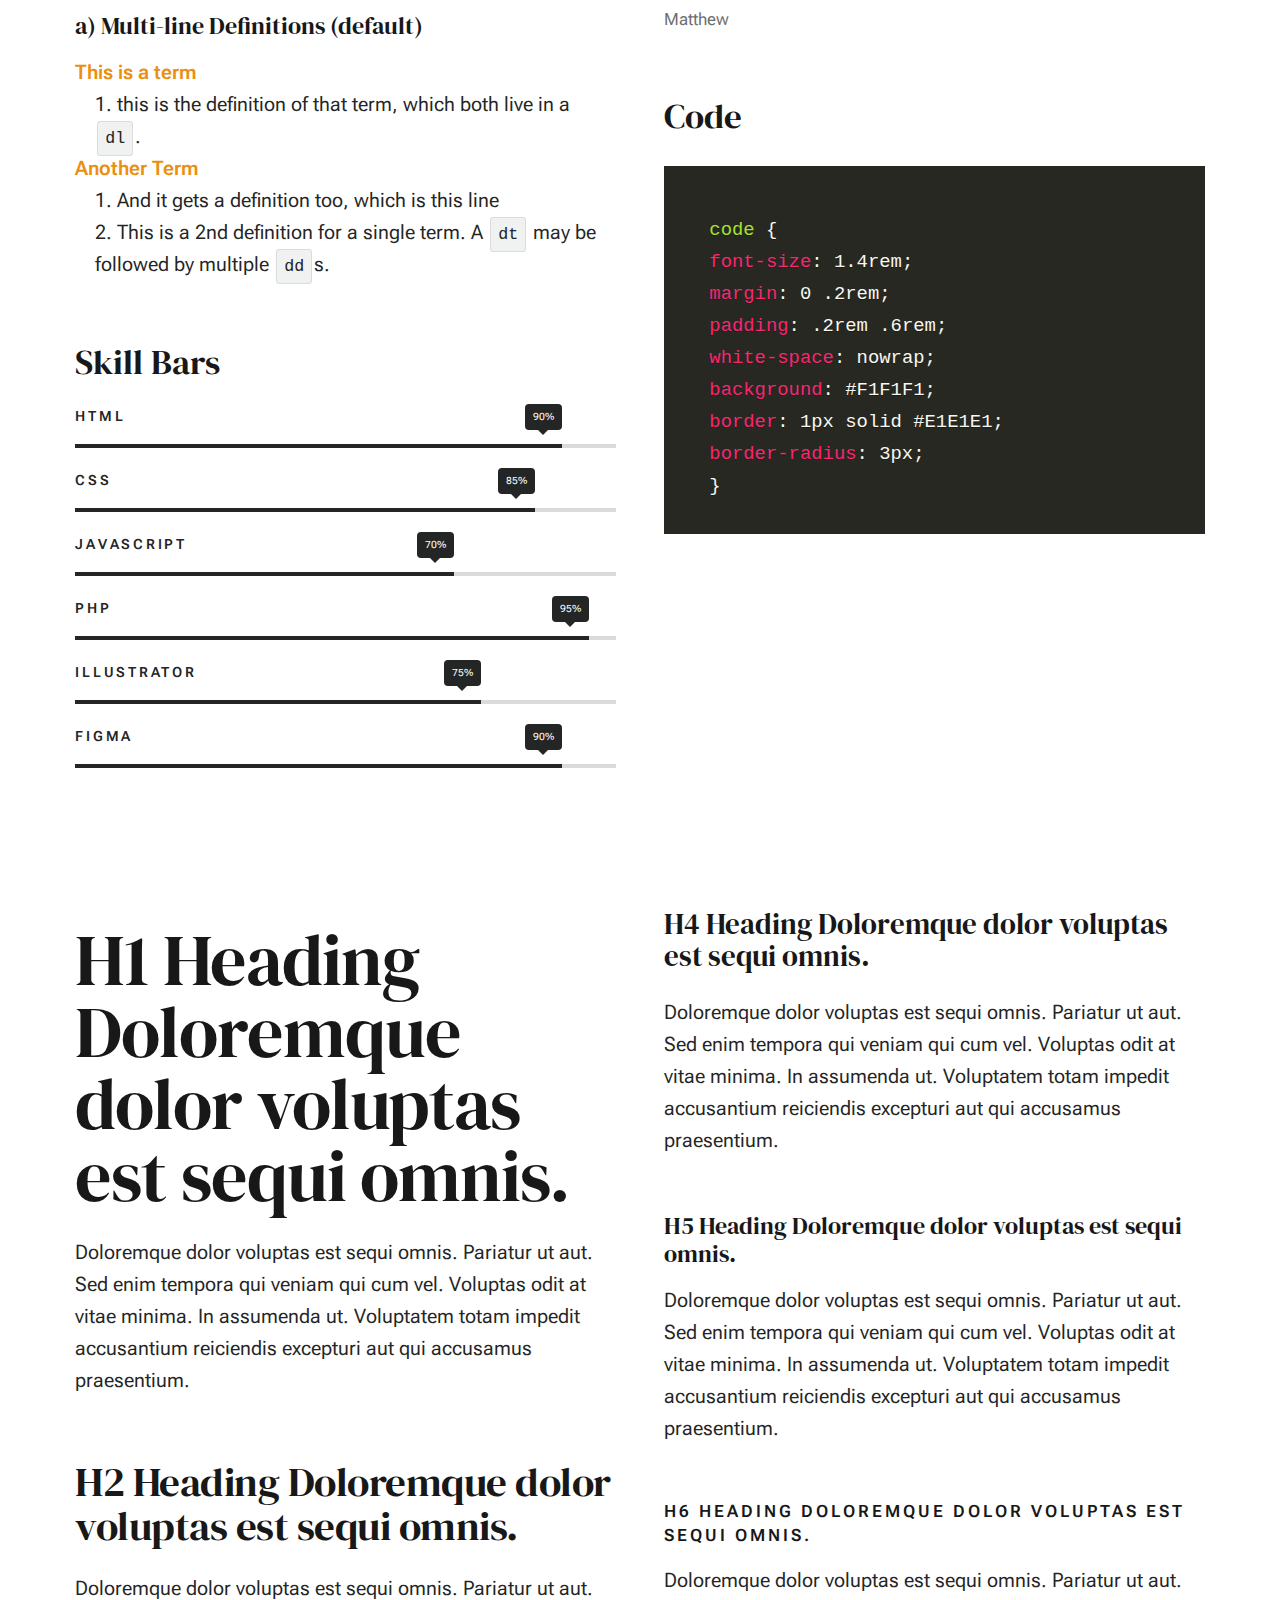
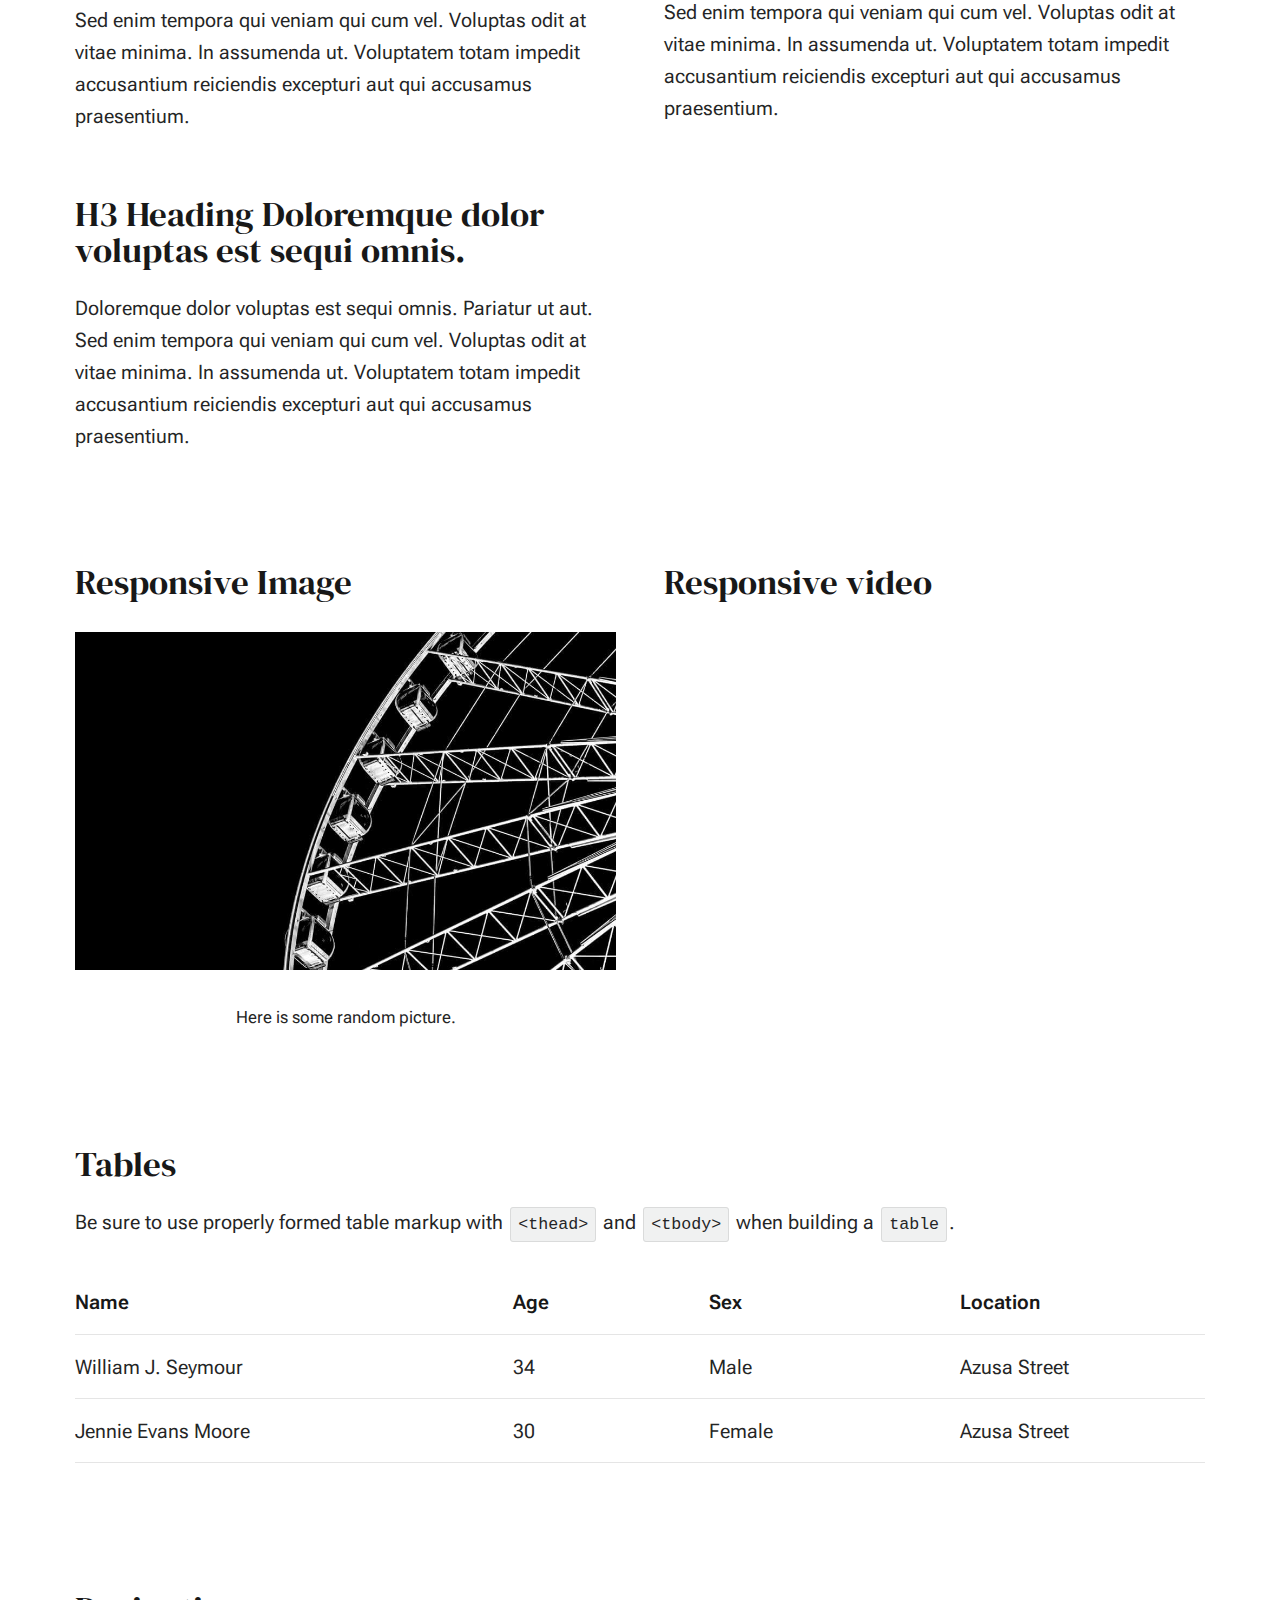
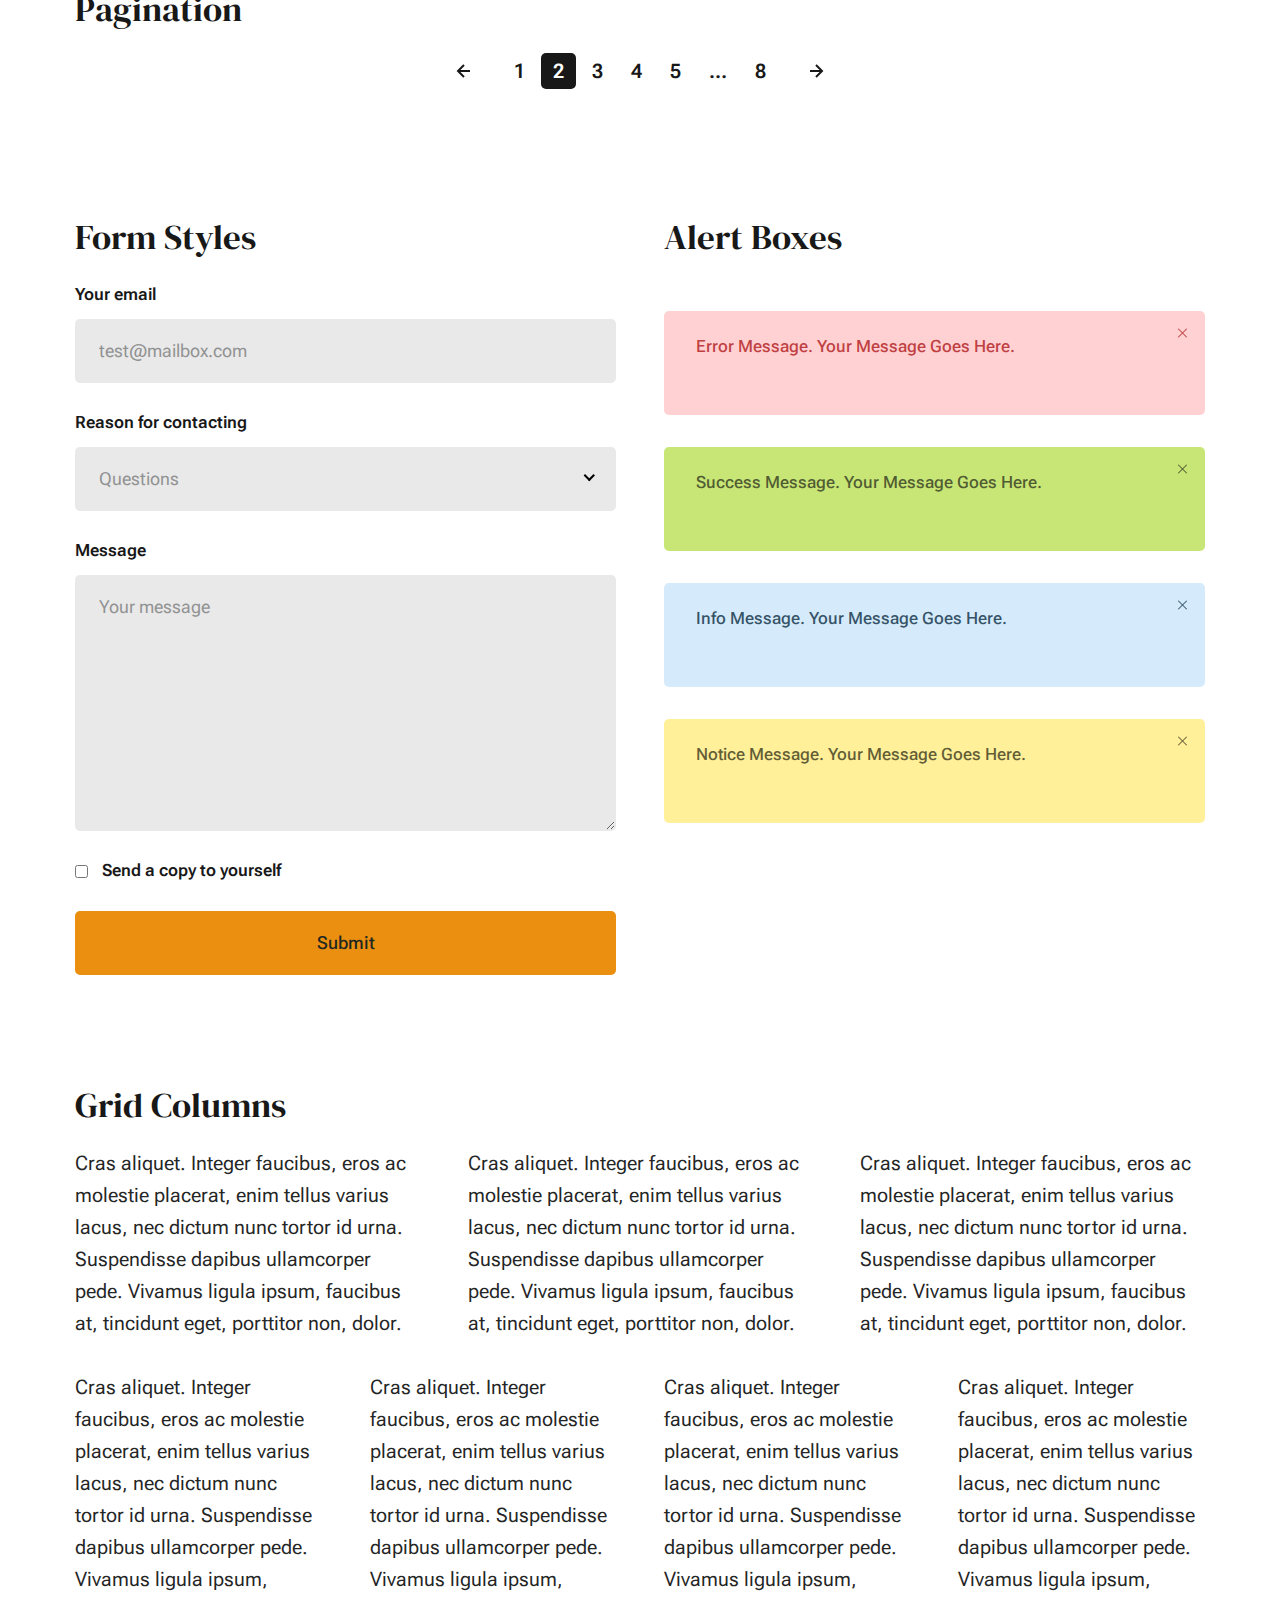
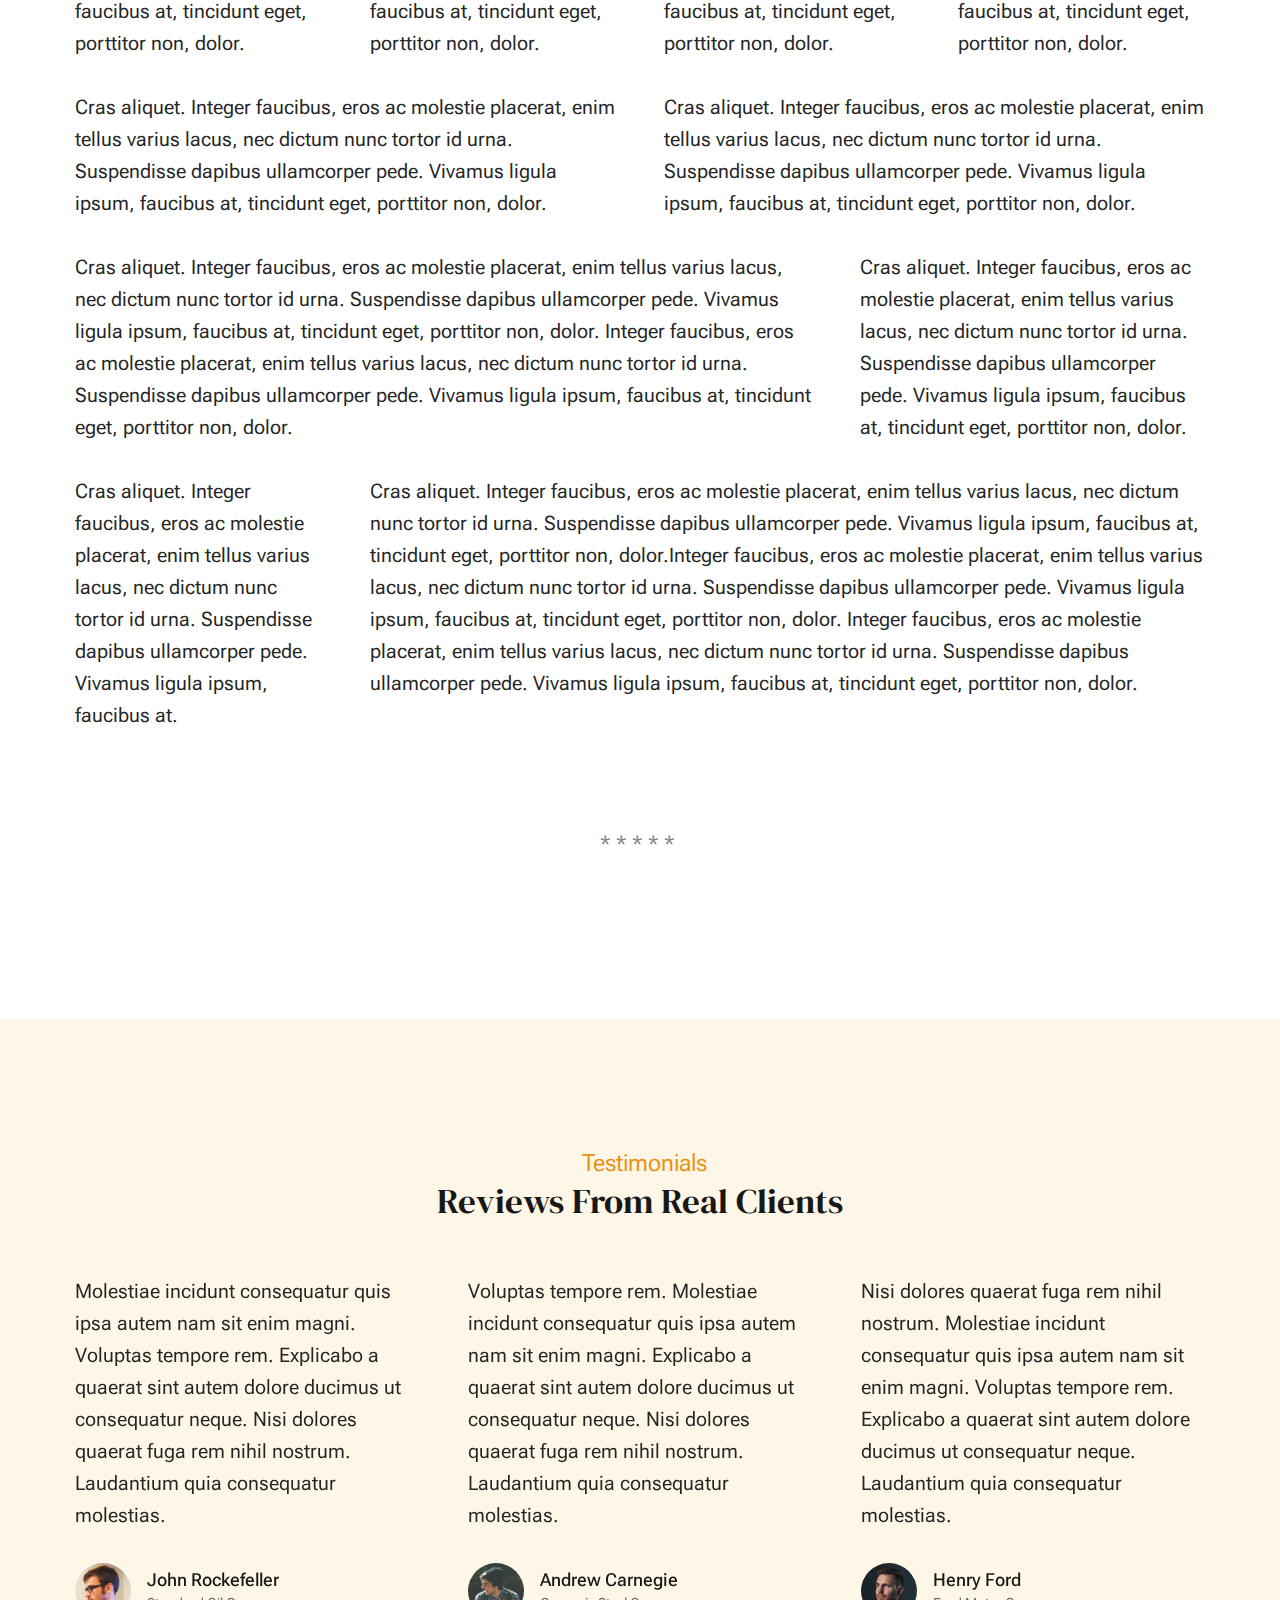
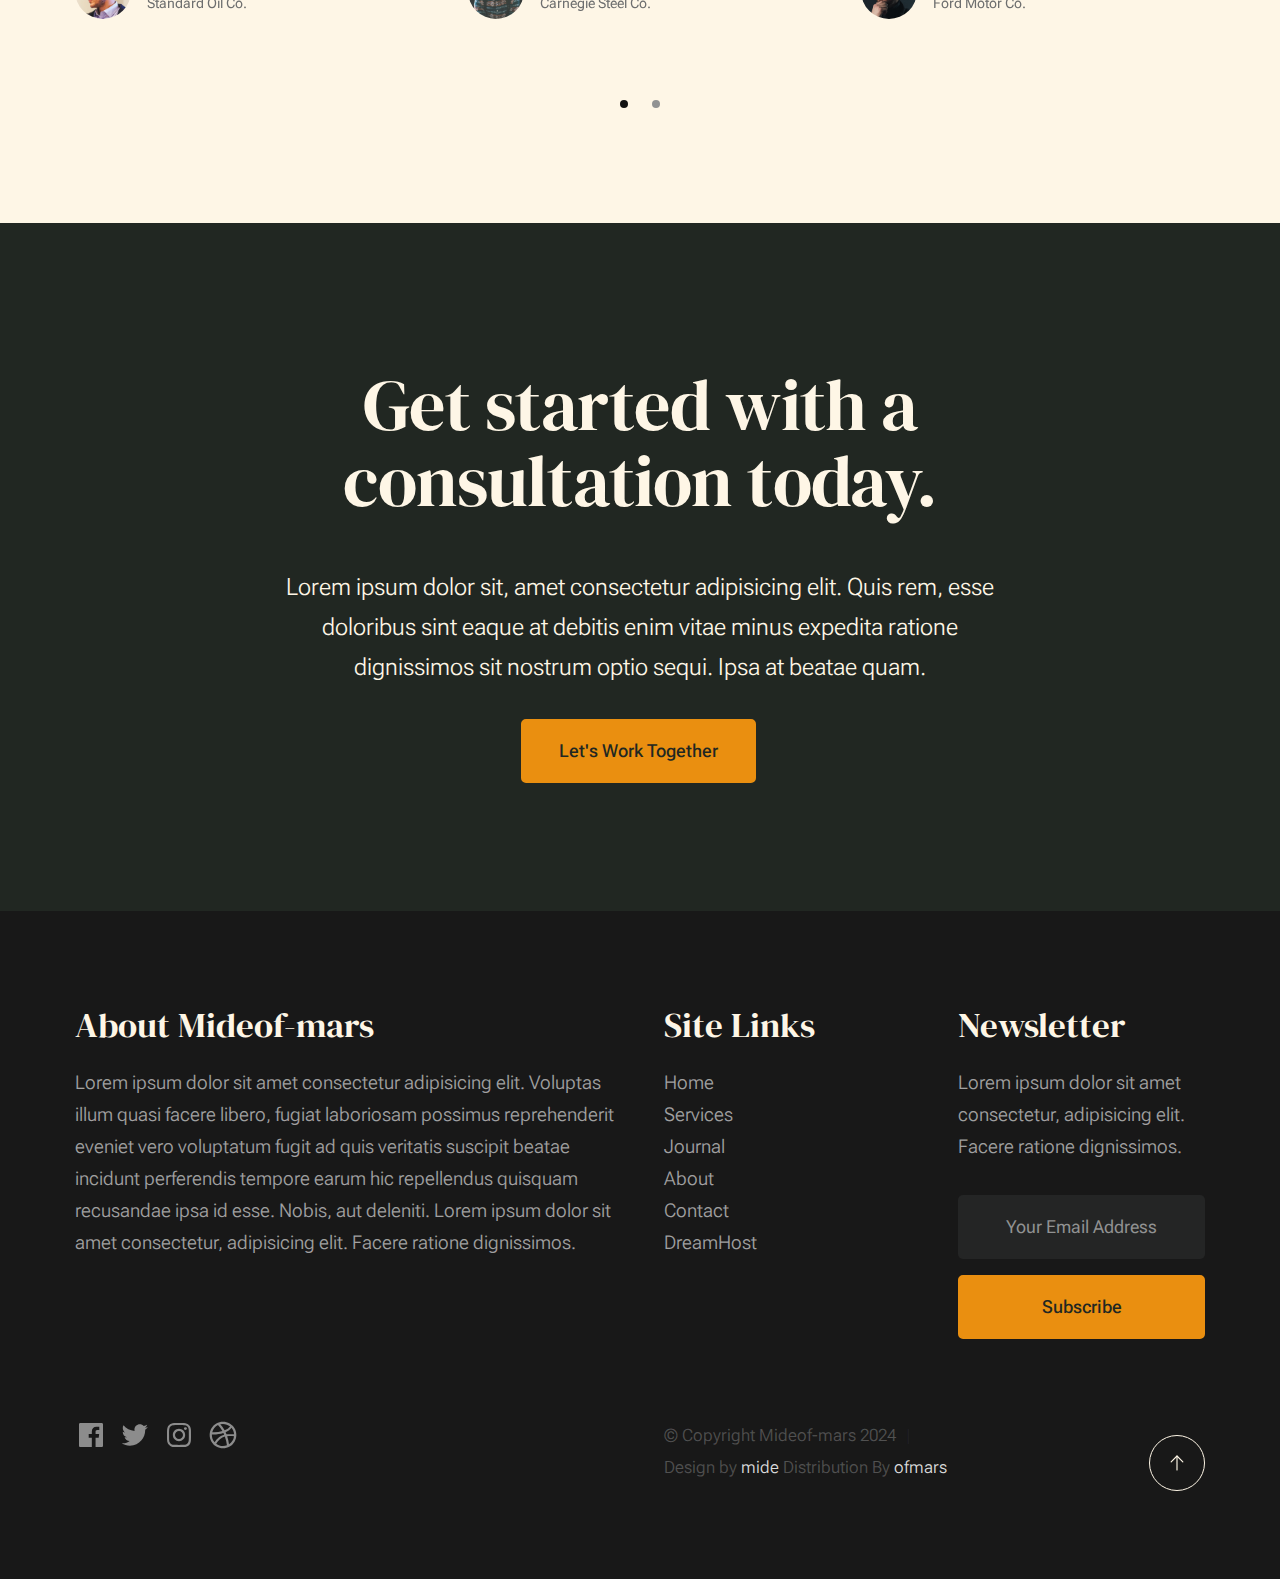
<file: styles.html>
<!DOCTYPE html>
<html lang="en" class="no-js" >
<head>

    <!--- basic page needs
    ================================================== -->
    <meta charset="utf-8">
    <meta name="viewport" content="width=device-width, initial-scale=1">
    <title>Styles - Monica</title>

    <script>
        document.documentElement.classList.remove('no-js');
        document.documentElement.classList.add('js');
    </script>

    <!-- CSS
    ================================================== -->
    <link rel="stylesheet" href="css/vendor.css">
    <link rel="stylesheet" href="css/styles.css">

    <!-- favicons
    ================================================== -->
    <link rel="apple-touch-icon" sizes="180x180" href="apple-touch-icon.png">
    <link rel="icon" type="image/png" sizes="32x32" href="favicon-32x32.png">
    <link rel="icon" type="image/png" sizes="16x16" href="favicon-16x16.png">
    <link rel="manifest" href="site.webmanifest">

</head>


<body id="top">


    <!-- preloader
    ================================================== -->
    <div id="preloader">
        <div id="loader" class="dots-fade">
            <div></div>
            <div></div>
            <div></div>
        </div>
    </div>


    <!-- page wrap
    ================================================== -->
    <div id="page" class="s-pagewrap">


        <!-- # site header 
        ================================================== -->
        <header class="s-header">

            <div class="row s-header__inner width-sixteen-col">

                <div class="s-header__block">
                    <div class="s-header__logo">
                        <a class="logo" href="index.html">
                            <img src="images/WhatsApp Image 2024-11-26 at 11.36.04_9668e1ab.jpg" alt="Homepage">
                        </a>
                    </div>

                    <a class="s-header__menu-toggle" href="#0"><span>Menu</span></a>
                </div> <!-- end s-header__block -->

                <nav class="s-header__nav">
    
                    <ul class="s-header__menu-links">
                        <li><a href="about.html">About</a></li>
                        <li><a href="services.html">Services</a></li>
                        <li><a href="blog.html">Journal</a></li>
                        <li><a href="contact.html">Contact</a></li>
                    </ul> <!-- s-header__menu-links -->

                    <div class="s-header__contact">
                        <a href="contact.html" class="btn btn--primary s-header__contact-btn">Let's Work Together</a>                        
                    </div> <!-- s-header__contact -->
    
                </nav> <!-- end s-header__nav -->

            </div> <!-- end s-header__inner -->

        </header> <!-- end s-header -->


        <!-- # site main content
        ================================================== -->
        <section id="content" class="s-content">

               <section class="s-pageheader pageheader">
                    <div class="row">
                        <div class="column xl-12">
                            <h1 class="page-title">
                               Style Guide
                            </h1>                            
                        </div>
                    </div>
               </section> <!-- end pageheader --> 

               <section class="s-pagecontent pagecontent">

                    <div class="row row-x-center text-center">

                        <div class="column tab-12 xl-9">
            
                            <p class="lead">Lorem ipsum Officia elit ad tempor dolore est ex incididunt incididunt occaecat culpa deserunt 
                            sunt labore in cillum ullamco magna in Excepteur consequat in reprehenderit proident mollit incididunt officia commodo.
                            Duis ea officia sed dolor pariatur enim dolore dolore quis incididunt nulla exercitation commodo veniam et ea incididunt.
                            </p>
            
                            <hr>
                        </div>
            
                    </div> <!-- end row -->
            
                    <div class="row">
            
                        <div class="column mob-12 md-6 stack-on-900">
            
                            <h3>Paragraph and Image</h3>
            
                            <p><a href="#"><img width="120" height="120" class="u-pull-left" alt="sample-image" src="images/sample-image.jpg"></a>
                            Lorem ipsum dolor sit amet, consectetuer adipiscing elit. Donec libero. Suspendisse bibendum.Cras id urna. Morbi 
                            tincidunt, orci ac convallis aliquam, lectus turpis varius lorem, eu posuere nunc justo tempus leo. Donec mattis, 
                            purus nec placerat bibendum, dui pede condimentum odio, ac blandit ante orci ut diam. Cras fringilla magna. 
                            Phasellus suscipit, leo a pharetra condimentum, lorem tellus eleifend magna, eget fringilla velit magna id 
                            neque posuere nunc justo tempus leo. </p>
            
                            <p>
                            Lorem ipsum dolor sit amet, consectetuer adipiscing elit. Donec libero. Suspendisse bibendum. Cras id urna. 
                            Morbi tincidunt, orci ac convallis aliquam, lectus turpis varius lorem, eu posuere nunc justo tempus leo. 
                            Donec mattis, purus nec placerat bibendum, dui pede condimentumodio, ac blandit ante orci ut diam.	
                            </p>
            
                            <p>A <a href="#">link</a>,
                            <abbr title="this really isn't a very good description">abbrebation</abbr>,
                            <strong>strong text</strong>,
                            <em>em text</em>,
                            <del>deleted text</del>, and
                            <mark>this is a mark text.</mark>
                            <code>.code</code>
                            </p>
            
                        </div>
            
                        <div class="column mob-12 md-6">
            
                            <h3>Drop Caps</h3>
            
                            <p class="drop-cap">Far far away, behind the word mountains, far from the countries Vokalia and Consonantia,
                            there live the blind texts. Separated they live in Bookmarksgrove right at the coast of the
                            Semantics, a large language ocean. A small river named Duden flows by their place and supplies it with the 
                            necessary regelialia. Morbi tincidunt, orci ac convallis aliquam, lectus turpis varius lorem, 
                            euposuere nunc justo tempus leo. Donec mattis, purus nec placerat bibendum, dui pede condimentum odio, 
                            ac blandit ante orci ut diam. Cras fringilla magna. Phasellus suscipit, leo a pharetra condimentum, 
                            lorem tellus eleifend magna, eget fringilla velit magna id neque.
                            </p>
            
                            <h3>Small Print</h3>
            
                            <p><small>Lorem ipsum dolor sit amet, consectetuer adipiscing elit. Donec libero.</small></p>
                            
                    
            
                        </div>
            
                    </div> <!-- end row -->
            
                    <div class="row">
            
                        <div class="column xl-6 md-12">
            
                            <h3 class="u-add-bottom">Pull Quotes</h3>
            
                            <p>
                            Perspiciatis nemo unde et nobis modi consequatur officia amet. Ut enim 
                            tenetur provident maiores. Perspiciatis asperiores incidunt sequi 
                            quisquam. Enim aut. 
                            </p>
            
                            <figure class="pull-quote">
                                <blockquote>
                                    <p>
                                    When you look in the eyes of grace, when you meet grace, 
                                    when you embrace grace, when you see the nail prints in 
                                    grace’s hands and the fire in his eyes, when you feel his 
                                    relentless love for you - it will not motivate you to sin. 
                                    It will motivate you to righteousness.
                                    </p>
            
                                    <footer>
                                        <cite>Judah Smith</cite>
                                    </footer>
                                </blockquote>
                            </figure>
            
            
                        </div>
            
                        <div class="column xl-6 md-12">
            
                            <h3 class="h-add-bottom">Block Quotes</h3>
            
                            <blockquote cite="http://where-i-got-my-info-from.com">
                                <p>
                                For God so loved the world, that he gave his only Son, that whoever believes in 
                                him should not perish but have eternal life. For God did not send his Son into 
                                the world to condemn the world, but in order that the world might be 
                                saved through him.
                                </p>
            
                                <footer>
                                    <cite>
                                        <a href="#0">John 3:16-17 ESV</a>
                                    </cite>
                                </footer>
            
                            </blockquote>
            
                            <blockquote>
                                <p>There is a God-shaped vacuum in the heart of each man which cannot be satisfied 
                                by any created thing but only by God the Creator.</p>
            
                                <footer>
                                    <cite>Blaise Pascal</cite>
                                </footer>
            
                            </blockquote>
            
                        </div>
            
                    </div> <!-- end row -->
            
                    <div class="row u-add-half-bottom">
            
                        <div class="column xl-6 md-12">
            
                            <h3>Example Lists</h3>
            
                            <ol>
                                <li>Here is an example</li>
                                <li>of an ordered list.</li>
                                <li>A parent list item.
                                    <ul>
                                        <li>one</li>
                                        <li>two</li>
                                        <li>three</li>
                                    </ul>
                                    </li>
                                    <li>A list item.</li>
                                </ol>
            
                            <ul class="disc">
                                <li>Here is an example</li>
                                <li>of an unordered list.</li>
                            </ul>
            
                            <h3>Definition Lists</h3>
            
                            <h5>a) Multi-line Definitions (default) </h5>
            
                            <dl class="dictionary-style">
                                <dt><strong>This is a term</strong></dt>
                                    <dd>this is the definition of that term, which both live in a <code>dl</code>.</dd>
                                <dt><strong>Another Term</strong></dt>
                                    <dd>And it gets a definition too, which is this line</dd>
                                    <dd>This is a 2<sup>nd</sup> definition for a single term. A <code>dt</code> may be followed by multiple <code>dd</code>s.</dd>
                            </dl>
            
                            <h3 class="u-add-bottom">Skill Bars</h3>
            
                            <ul class="skill-bars">
                                <li>
                                <div class="progress percent90"><span>90%</span></div>
                                <strong>HTML</strong>
                                </li>
                                <li>
                                <div class="progress percent85"><span>85%</span></div>
                                <strong>CSS</strong>
                                </li>
                                <li>
                                <div class="progress percent70"><span>70%</span></div>
                                <strong>Javascript</strong>
                                </li>
                                <li>
                                <div class="progress percent95"><span>95%</span></div>
                                <strong>PHP</strong>
                                </li>
                                <li>
                                <div class="progress percent75"><span>75%</span></div>
                                <strong>Illustrator</strong>
                                </li>
                                <li>
                                <div class="progress percent90"><span>90%</span></div>
                                <strong>Figma</strong>
                                </li>
                            </ul>
            
                        </div>
            
                        <div class="column xl-6 md-12">
            
                            <h3 class="u-add-bottom">Buttons</h3>
            
                            <p>
                                <a class="btn btn--primary u-fullwidth" href="#0">Primary Button</a>
                                <a class="btn u-fullwidth" href="#0">Default Button</a>
                                <a class="btn btn--stroke u-fullwidth" href="#0">Stroke Button</a>
                            </p>
            
                            <h3>Stats Tabs</h3>
            
                            <ul class="stats-tabs">
                                <li><a href="#0">1,234 <em>Peter</em></a></li>
                                <li><a href="#0">567 <em>James</em></a></li>
                                <li><a href="#0">23,456 <em>John</em></a></li>
                                <li><a href="#0">3,456 <em>Andrew</em></a></li>
                                <li><a href="#0">456 <em>Philip</em></a></li>
                                <li><a href="#0">26 <em>Matthew</em></a></li>
                            </ul>
            
                            <h3 class="u-add-bottom">Code</h3>
            
<pre><code class="language-css">
    code {
    font-size: 1.4rem;
    margin: 0 .2rem;
    padding: .2rem .6rem;
    white-space: nowrap;
    background: #F1F1F1;
    border: 1px solid #E1E1E1;	
    border-radius: 3px;
    }
</code></pre>
            
                        </div>
            
                    </div> <!-- end row -->
            
                    <div class="row u-add-half-bottom">
            
                        <div class="column xl-6 md-12">
                                
                            <h1>H1 Heading Doloremque dolor voluptas est sequi omnis.</h1>
                            <p>Doloremque dolor voluptas est sequi omnis. Pariatur ut aut. Sed enim tempora qui veniam qui cum vel. 
                            Voluptas odit at vitae minima. In assumenda ut. Voluptatem totam impedit accusantium reiciendis excepturi aut qui accusamus praesentium.</p>
            
                            <h2>H2 Heading Doloremque dolor voluptas est sequi omnis.</h2>
                            <p>Doloremque dolor voluptas est sequi omnis. Pariatur ut aut. Sed enim tempora qui veniam qui cum vel. 
                            Voluptas odit at vitae minima. In assumenda ut. Voluptatem totam impedit accusantium reiciendis excepturi aut qui accusamus praesentium.</p>
            
                            <h3>H3 Heading Doloremque dolor voluptas est sequi omnis.</h3>
                            <p>Doloremque dolor voluptas est sequi omnis. Pariatur ut aut. Sed enim tempora qui veniam qui cum vel. 
                            Voluptas odit at vitae minima. In assumenda ut. Voluptatem totam impedit accusantium reiciendis excepturi aut qui accusamus praesentium.</p>
            
                            
                        </div>
            
                        <div class="column xl-6 md-12">
                            <h4>H4 Heading Doloremque dolor voluptas est sequi omnis.</h4>
                            <p>Doloremque dolor voluptas est sequi omnis. Pariatur ut aut. Sed enim tempora qui veniam qui cum vel. 
                            Voluptas odit at vitae minima. In assumenda ut. Voluptatem totam impedit accusantium reiciendis excepturi aut qui accusamus praesentium.</p>
            
                            <h5>H5 Heading Doloremque dolor voluptas est sequi omnis.</h5>
                            <p>Doloremque dolor voluptas est sequi omnis. Pariatur ut aut. Sed enim tempora qui veniam qui cum vel. 
                            Voluptas odit at vitae minima. In assumenda ut. Voluptatem totam impedit accusantium reiciendis excepturi aut qui accusamus praesentium.</p>
            
                            <h6>H6 Heading Doloremque dolor voluptas est sequi omnis.</h6>
                            <p>Doloremque dolor voluptas est sequi omnis. Pariatur ut aut. Sed enim tempora qui veniam qui cum vel. 
                            Voluptas odit at vitae minima. In assumenda ut. Voluptatem totam impedit accusantium reiciendis excepturi aut qui accusamus praesentium.</p>
                
                            
                        </div>
            
                    </div> <!-- end row -->
            
                    <div class="row u-add-half-bottom">
            
                        <div class="column xl-6 md-12">
            
                            <h3 class="u-add-bottom">Responsive Image</h3>
            
                            <figure>
                                <img src="images/wheel-500.jpg" 
                                srcset="images/wheel-1000.jpg 1000w, 
                                images/wheel-500.jpg 500w" 
                                sizes="(max-width: 1000px) 100vw, 1000px" alt="">
            
                                <figcaption>
                                    Here is some random picture.
                                </figcaption>
                            </figure>
            
                        </div>
            
                        <div class="column xl-6 md-12">
            
                            <h3 class="u-add-bottom">Responsive video</h3>
            
                            <div class="video-container">
                            <iframe src="https://player.vimeo.com/video/14592941?color=00a650&title=0&byline=0&portrait=0" width="500" height="281" frameborder="0" webkitallowfullscreen mozallowfullscreen allowfullscreen></iframe> 
                            </div>
            
                        </div>
                        
                    </div> <!-- end row -->
            
                    <div class="row u-add-bottom">
            
                        <div class="column xl-12">
            
                            <h3>Tables</h3>
                            <p>Be sure to use properly formed table markup with <code>&lt;thead&gt;</code> and <code>&lt;tbody&gt;</code> when building a <code>table</code>.</p>
            
                            <div class="table-responsive">
            
                                <table>
                                        <thead>
                                        <tr>
                                            <th>Name</th>
                                            <th>Age</th>
                                            <th>Sex</th>
                                            <th>Location</th>
                                        </tr>
                                        </thead>
                                        <tbody>
                                        <tr>
                                            <td>William J. Seymour</td>
                                            <td>34</td>
                                            <td>Male</td>
                                            <td>Azusa Street</td>
                                        </tr>
                                        <tr>
                                            <td>Jennie Evans Moore</td>
                                            <td>30</td>
                                            <td>Female</td>
                                            <td>Azusa Street</td>
                                        </tr>
                                        </tbody>
                                </table>
            
                            </div>
            
                        </div>
                        
                    </div> <!-- end row -->
            
                    <div class="row">
            
                        <div class="column xl-12">
                            <h3>Pagination</h3>
            
                            <nav class="pgn">
                                <ul>
                                    <li>
                                        <a class="pgn__prev" href="#0">
                                            <svg xmlns="http://www.w3.org/2000/svg" width="24" height="24" viewBox="0 0 24 24"><path d="M12.707 17.293L8.414 13H18v-2H8.414l4.293-4.293-1.414-1.414L4.586 12l6.707 6.707z"/></svg>
                                        </a>
                                    </li>
                                    <li><a class="pgn__num" href="#0">1</a></li>
                                    <li><span class="pgn__num current">2</span></li>
                                    <li><a class="pgn__num" href="#0">3</a></li>
                                    <li><a class="pgn__num" href="#0">4</a></li>
                                    <li><a class="pgn__num" href="#0">5</a></li>
                                    <li><span class="pgn__num dots">…</span></li>
                                    <li><a class="pgn__num" href="#0">8</a></li>
                                    <li>
                                        <a class="pgn__next" href="#0">
                                            <svg xmlns="http://www.w3.org/2000/svg" width="24" height="24" viewBox="0 0 24 24"><path d="M11.293 17.293l1.414 1.414L19.414 12l-6.707-6.707-1.414 1.414L15.586 11H6v2h9.586z"/></svg>
                                        </a>
                                    </li>
                                </ul>
                            </nav>
                        </div>
            
                    </div> <!-- end row -->
            
                    <div class="row">
            
                        <div class="column xl-6 md-12">
            
                            <h3 class="u-add-bottom">Form Styles</h3>
            
                            <form>
                                <div>
                                    <label for="sampleInput">Your email</label>
                                    <input class="u-fullwidth" type="email" placeholder="test@mailbox.com" id="sampleInput">
                                </div>
                                <div>
                                    <label for="sampleRecipientInput">Reason for contacting</label>
                                    <div class="ss-custom-select">
                                        <select class="u-fullwidth" id="sampleRecipientInput">
                                            <option value="Option 1">Questions</option>
                                            <option value="Option 2">Report</option>
                                            <option value="Option 3">Others</option>
                                        </select>
                                    </div>
                                </div>
                                
                                <label for="exampleMessage">Message</label>
                                <textarea class="u-fullwidth" placeholder="Your message" id="exampleMessage"></textarea>
            
                                <label class="u-add-bottom">
                                    <input type="checkbox">
                                    <span class="label-text">Send a copy to yourself</span>
                                </label>
                            
                                <input class="btn--primary u-fullwidth" type="submit" value="Submit">
                            </form>
            
                        </div>
            
                        <div class="column xl-6 md-12">
            
                            <h3>Alert Boxes</h3>
            
                            <br>
                            
                            <div class="alert-box alert-box--error">
                                <p>Error Message. Your Message Goes Here.</p>
                                <span class="alert-box__close"></span>
                            </div><!-- end error -->
                                    
                            <div class="alert-box alert-box--success">
                                <p>Success Message. Your Message Goes Here.</p>
                                <span class="alert-box__close"></span>
                            </div><!-- end success -->
                                    
                            <div class="alert-box alert-box--info">
                                <p>Info Message. Your Message Goes Here.</p>
                                <span class="alert-box__close"></span>
                            </div><!-- end info -->
                                    
                            <div class="alert-box alert-box--notice">
                                <p>Notice Message. Your Message Goes Here.</p>
                                <span class="alert-box__close"></span>
                            </div><!-- end notice -->
                        
                        </div>
            
                    </div> <!-- end row -->
            
                    <div class="row">
            
                        <div class="xl-12 column">
                        <h3 class="half-bottom">Grid Columns</h3>
                        </div>
            
                    </div> <!-- Row End-->
            
                    <!--<h4>1/3 Columns</h4>  -->
            
                    <div class="row">
            
                        <div class="xl-4 md-12 column">
                            <p>
                            Cras aliquet. Integer faucibus, eros ac molestie placerat, enim tellus varius lacus,
                            nec dictum nunc tortor id urna. Suspendisse dapibus ullamcorper pede. Vivamus ligula ipsum,
                            faucibus at, tincidunt eget, porttitor non, dolor. 
                            </p>
                        </div>
            
                        <div class="xl-4 md-12 column">
                            <p>
                            Cras aliquet. Integer faucibus, eros ac molestie placerat, enim tellus varius lacus,
                            nec dictum nunc tortor id urna. Suspendisse dapibus ullamcorper pede. Vivamus ligula ipsum,
                            faucibus at, tincidunt eget, porttitor non, dolor. 
                            </p>
                        </div>
            
                        <div class="xl-4 md-12 column">
                            <p>
                            Cras aliquet. Integer faucibus, eros ac molestie placerat, enim tellus varius lacus,
                            nec dictum nunc tortor id urna. Suspendisse dapibus ullamcorper pede. Vivamus ligula ipsum,
                            faucibus at, tincidunt eget, porttitor non, dolor. 
                            </p>
                        </div>
            
                    </div>
            
                    <!--<h4>1/4 Columns</h4>  -->
            
                    <div class="row">
            
                        <div class="xl-3 md-6 tab-12 column">
                            <p>
                            Cras aliquet. Integer faucibus, eros ac molestie placerat, enim tellus varius lacus,
                            nec dictum nunc tortor id urna. Suspendisse dapibus ullamcorper pede. Vivamus ligula ipsum,
                            faucibus at, tincidunt eget, porttitor non, dolor. 
                            </p>
                        </div>
            
                        <div class="xl-3 md-6 tab-12 column">
                            <p>
                            Cras aliquet. Integer faucibus, eros ac molestie placerat, enim tellus varius lacus,
                            nec dictum nunc tortor id urna. Suspendisse dapibus ullamcorper pede. Vivamus ligula ipsum,
                            faucibus at, tincidunt eget, porttitor non, dolor. 
                            </p>
                        </div>
            
                        <div class="xl-3 md-6 tab-12 column">
                            <p>
                            Cras aliquet. Integer faucibus, eros ac molestie placerat, enim tellus varius lacus,
                            nec dictum nunc tortor id urna. Suspendisse dapibus ullamcorper pede. Vivamus ligula ipsum,
                            faucibus at, tincidunt eget, porttitor non, dolor. 
                            </p>
                        </div>
            
                        <div class="xl-3 md-6 tab-12 column">
                            <p>
                            Cras aliquet. Integer faucibus, eros ac molestie placerat, enim tellus varius lacus,
                            nec dictum nunc tortor id urna. Suspendisse dapibus ullamcorper pede. Vivamus ligula ipsum,
                            faucibus at, tincidunt eget, porttitor non, dolor. 
                            </p>
                        </div>
            
                    </div>
            
                    <!--<h4>1/2 Columns</h4>  -->
            
                    <div class="row">
            
                        <div class="xl-6 tab-12 column">
                            <p>
                            Cras aliquet. Integer faucibus, eros ac molestie placerat, enim tellus varius lacus,
                            nec dictum nunc tortor id urna. Suspendisse dapibus ullamcorper pede. Vivamus ligula ipsum,
                            faucibus at, tincidunt eget, porttitor non, dolor. 
                            </p>
                        </div>
            
                        <div class="xl-6 tab-12 column">
                            <p>
                            Cras aliquet. Integer faucibus, eros ac molestie placerat, enim tellus varius lacus,
                            nec dictum nunc tortor id urna. Suspendisse dapibus ullamcorper pede. Vivamus ligula ipsum,
                            faucibus at, tincidunt eget, porttitor non, dolor. 
                            </p>
                        </div>
            
                    </div>
            
                    <!--<h4>2/3 Columns</h4>  -->
            
                    <div class="row">
            
                        <div class="xl-8 md-7 tab-12 column">
                            <p>
                            Cras aliquet. Integer faucibus, eros ac molestie placerat, enim tellus varius lacus,
                            nec dictum nunc tortor id urna. Suspendisse dapibus ullamcorper pede. Vivamus ligula ipsum,
                            faucibus at, tincidunt eget, porttitor non, dolor. Integer faucibus, eros ac molestie placerat, enim tellus varius lacus,
                            nec dictum nunc tortor id urna. Suspendisse dapibus ullamcorper pede. Vivamus ligula ipsum,
                            faucibus at, tincidunt eget, porttitor non, dolor.
                            </p>
                        </div>
            
                        <div class="xl-4 md-5 tab-12 column">
                            <p>
                            Cras aliquet. Integer faucibus, eros ac molestie placerat, enim tellus varius lacus,
                            nec dictum nunc tortor id urna. Suspendisse dapibus ullamcorper pede. Vivamus ligula ipsum,
                            faucibus at, tincidunt eget, porttitor non, dolor. 
                            </p>
                        </div>
            
                    </div>
            
                    <!--<h4>3/4 Columns</h4>  -->
            
                    <div class="row">
            
                        <div class="xl-3 md-5 tab-12 column">
                            <p>
                            Cras aliquet. Integer faucibus, eros ac molestie placerat, enim tellus varius lacus,
                            nec dictum nunc tortor id urna. Suspendisse dapibus ullamcorper pede. Vivamus ligula ipsum,
                            faucibus at. 
                            </p>
                        </div>
            
                        <div class="xl-9 md-7 tab-12 column">
                            <p>
                            Cras aliquet. Integer faucibus, eros ac molestie placerat, enim tellus varius lacus,
                            nec dictum nunc tortor id urna. Suspendisse dapibus ullamcorper pede. Vivamus ligula ipsum,
                            faucibus at, tincidunt eget, porttitor non, dolor.Integer faucibus, eros ac molestie placerat, enim tellus varius lacus,
                            nec dictum nunc tortor id urna. Suspendisse dapibus ullamcorper pede. Vivamus ligula ipsum,
                            faucibus at, tincidunt eget, porttitor non, dolor. Integer faucibus, eros ac molestie placerat, enim tellus varius lacus,
                            nec dictum nunc tortor id urna. Suspendisse dapibus ullamcorper pede. Vivamus ligula ipsum,
                            faucibus at, tincidunt eget, porttitor non, dolor.
                            </p>
                        </div>
            
                    </div> 
            
                    <hr class="fancy">

               </section> <!-- pagecontent -->

               <section class="s-testimonials">

                    <div class="s-testimonials__header row row-x-center text-center">
                        <div class="column xl-8 lg-12">
        
                            <p class="text-pretitle">
                            Testimonials
                            </p>
                            <h3>
                            Reviews From Real Clients
                            </h3>                        
        
                        </div>
                    </div> <!--end s-testimonials__header -->

                    <div class="row s-testimonials__content">
                        <div class="column xl-12 testimonials">

                            <div class="swiper-container testimonials__slider page-slider">

                                <div class="swiper-wrapper">
                                    <div class="testimonials__slide swiper-slide">
                                        <p>
                                        Molestiae incidunt consequatur quis ipsa autem nam sit enim magni. Voluptas tempore rem. 
                                        Explicabo a quaerat sint autem dolore ducimus ut consequatur neque. Nisi dolores quaerat fuga rem nihil nostrum.
                                        Laudantium quia consequatur molestias.
                                        </p>
                                        <div class="testimonials__author">
                                            <img src="images/avatars/user-01.jpg" alt="Author image" class="testimonials__avatar">
                                            <cite class="testimonials__cite">
                                                <strong>John Rockefeller</strong>
                                                <span>Standard Oil Co.</span>
                                            </cite>
                                        </div>
                                    </div>
                                    <div class="testimonials__slide swiper-slide">
                                        <p>
                                        Voluptas tempore rem. Molestiae incidunt consequatur quis ipsa autem nam sit enim magni. 
                                        Explicabo a quaerat sint autem dolore ducimus ut consequatur neque. Nisi dolores quaerat fuga rem nihil nostrum.
                                        Laudantium quia consequatur molestias.
                                        </p>
                                        <div class="testimonials__author">
                                            <img src="images/avatars/user-04.jpg" alt="Author image" class="testimonials__avatar">
                                            <cite class="testimonials__cite">
                                                <strong>Andrew Carnegie</strong>
                                                <span>Carnegie Steel Co.</span>
                                            </cite>
                                        </div>
                                    </div>
                                    <div class="testimonials__slide swiper-slide">
                                        <p>
                                        Nisi dolores quaerat fuga rem nihil nostrum. Molestiae incidunt consequatur quis ipsa autem nam sit enim magni. 
                                        Voluptas tempore rem. Explicabo a quaerat sint autem dolore ducimus ut consequatur neque. 
                                        Laudantium quia consequatur molestias.
                                        </p>
                                        <div class="testimonials__author">
                                            <img src="images/avatars/user-06.jpg" alt="Author image" class="testimonials__avatar">
                                            <cite class="testimonials__cite">
                                                <strong>Henry Ford</strong>
                                                <span>Ford Motor Co.</span>
                                            </cite>
                                        </div>
                                    </div>
                                    <div class="testimonials__slide swiper-slide">
                                        <p>
                                        Molestiae incidunt consequatur quis ipsa autem nam sit enim magni. Voluptas tempore rem. 
                                        Explicabo a quaerat sint autem dolore ducimus ut consequatur neque. Nisi dolores quaerat fuga rem nihil nostrum.
                                        Laudantium quia consequatur molestias.
                                        </p>
                                        <div class="testimonials__author">
                                            <img src="images/avatars/user-02.jpg" alt="Author image" class="testimonials__avatar">
                                            <cite class="testimonials__cite">
                                                <strong>John Morgan</strong>
                                                <span>JP Morgan & Co.</span>
                                            </cite>
                                        </div>
                                    </div> 
                                </div> <!-- end swiper-wrapper --> 

                                <div class="swiper-pagination"></div>

                            </div> <!--end testimonials__slider --> 

                        </div> <!-- testimonials -->
                    </div> <!--end s-testimonials__content -->

               </section> <!-- end s-testimonials -->

        </section> <!-- s-content-->

        <!-- # cta
        ================================================== -->
        <section id="cta" class="s-cta">

            <div class="row row-x-center text-center">
                <div class="column xl-8 lg-12">

                    <div class="s-cta__content">
                        <h2 class="text-display-title">
                        Get started with a consultation today.
                        </h2>
                        <p class="lead">
                        Lorem ipsum dolor sit, amet consectetur adipisicing elit. Quis rem, esse doloribus sint eaque at debitis enim vitae minus expedita ratione dignissimos sit nostrum optio sequi. Ipsa at beatae quam.
                        </p>
                        <a href="contact.html" class="btn btn--primary">Let's Work Together</a>
                    </div>

                </div>
            </div>

        </section> <!-- end s-cta -->


        <!-- # footer 
        ================================================== -->
        <footer class="s-footer">
            <div class="row s-footer__content">
                <div class="column xl-6 lg-6 md-12 s-footer__block s-footer__about">                    
                    <h3>About Mideof-mars</h3>
                    <p>
                    Lorem ipsum dolor sit amet consectetur adipisicing elit. Voluptas illum quasi facere libero, 
                    fugiat laboriosam possimus reprehenderit eveniet vero voluptatum fugit ad quis veritatis suscipit beatae 
                    incidunt perferendis tempore earum hic repellendus quisquam recusandae ipsa id esse. Nobis, aut deleniti.
                    Lorem ipsum dolor sit amet consectetur, adipisicing elit. Facere ratione dignissimos.
                    </p>               
                </div>                
                <div class="column xl-3 lg-6 md-12 s-footer__block s-footer__site-links">
                    <h3>Site Links</h3>
                    <ul class="link-list">
                        <li><a href="index.html">Home</a></li>
                        <li><a href="services.html">Services</a></li>
                        <li><a href="blog.html">Journal</a></li>
                        <li><a href="about.html">About</a></li>
                        <li><a href="contact.html">Contact</a></li>
                        <li><a href="https://www.dreamhost.com/r.cgi?287326">DreamHost</a></li>
                    </ul>
                </div>
                <div class="column xl-3 lg-6 md-12 tab-12 s-footer__block s-footer__newsletter">
                    <h3>Newsletter</h3>

                    <p>
                    Lorem ipsum dolor sit amet consectetur, adipisicing elit. Facere ratione dignissimos.
                    </p>

                    <div class="subscribe-form">
                        <form id="mc-form" class="mc-form">
                            <input type="email" name="EMAIL" id="mce-EMAIL" class="u-fullwidth text-center" placeholder="Your Email Address" title="The domain portion of the email address is invalid (the portion after the @)." pattern="^([^\x00-\x20\x22\x28\x29\x2c\x2e\x3a-\x3c\x3e\x40\x5b-\x5d\x7f-\xff]+|\x22([^\x0d\x22\x5c\x80-\xff]|\x5c[\x00-\x7f])*\x22)(\x2e([^\x00-\x20\x22\x28\x29\x2c\x2e\x3a-\x3c\x3e\x40\x5b-\x5d\x7f-\xff]+|\x22([^\x0d\x22\x5c\x80-\xff]|\x5c[\x00-\x7f])*\x22))*\x40([^\x00-\x20\x22\x28\x29\x2c\x2e\x3a-\x3c\x3e\x40\x5b-\x5d\x7f-\xff]+|\x5b([^\x0d\x5b-\x5d\x80-\xff]|\x5c[\x00-\x7f])*\x5d)(\x2e([^\x00-\x20\x22\x28\x29\x2c\x2e\x3a-\x3c\x3e\x40\x5b-\x5d\x7f-\xff]+|\x5b([^\x0d\x5b-\x5d\x80-\xff]|\x5c[\x00-\x7f])*\x5d))*(\.\w{2,})+$" required>
                            <input type="submit" name="subscribe" value="Subscribe" class="btn btn--primary btn--small u-fullwidth">
                            <!-- <div style="position: absolute; left: -5000px;" aria-hidden="true"><input type="text" name="b_cdb7b577e41181934ed6a6a44_9a91cfe7b3" tabindex="-1" value=""></div> -->
                            <div class="mc-status"></div>
                        </form>
                    </div>
                </div>
            </div>    
            
            <div class="row s-footer__bottom">
                <div class="column xl-6 lg-12">
                    <ul class="s-footer__social social-list">
                        <li>
                            <a href="#0">
                                <svg xmlns="http://www.w3.org/2000/svg" width="24" height="24" viewBox="0 0 24 24" style="fill:rgba(0, 0, 0, 1);transform:;-ms-filter:"><path d="M20,3H4C3.447,3,3,3.448,3,4v16c0,0.552,0.447,1,1,1h8.615v-6.96h-2.338v-2.725h2.338v-2c0-2.325,1.42-3.592,3.5-3.592 c0.699-0.002,1.399,0.034,2.095,0.107v2.42h-1.435c-1.128,0-1.348,0.538-1.348,1.325v1.735h2.697l-0.35,2.725h-2.348V21H20 c0.553,0,1-0.448,1-1V4C21,3.448,20.553,3,20,3z"></path></svg>
                                <span class="u-screen-reader-text">Facebook</span>
                            </a>
                        </li>
                        <li>
                            <a href="#0">
                                <svg xmlns="http://www.w3.org/2000/svg" width="24" height="24" viewBox="0 0 24 24" style="fill:rgba(0, 0, 0, 1);transform:;-ms-filter:"><path d="M19.633,7.997c0.013,0.175,0.013,0.349,0.013,0.523c0,5.325-4.053,11.461-11.46,11.461c-2.282,0-4.402-0.661-6.186-1.809 c0.324,0.037,0.636,0.05,0.973,0.05c1.883,0,3.616-0.636,5.001-1.721c-1.771-0.037-3.255-1.197-3.767-2.793 c0.249,0.037,0.499,0.062,0.761,0.062c0.361,0,0.724-0.05,1.061-0.137c-1.847-0.374-3.23-1.995-3.23-3.953v-0.05 c0.537,0.299,1.16,0.486,1.82,0.511C3.534,9.419,2.823,8.184,2.823,6.787c0-0.748,0.199-1.434,0.548-2.032 c1.983,2.443,4.964,4.04,8.306,4.215c-0.062-0.3-0.1-0.611-0.1-0.923c0-2.22,1.796-4.028,4.028-4.028 c1.16,0,2.207,0.486,2.943,1.272c0.91-0.175,1.782-0.512,2.556-0.973c-0.299,0.935-0.936,1.721-1.771,2.22 c0.811-0.088,1.597-0.312,2.319-0.624C21.104,6.712,20.419,7.423,19.633,7.997z"></path></svg>
                                <span class="u-screen-reader-text">Twitter</span>
                            </a>
                        </li>
                        <li>
                            <a href="#0">
                                <svg xmlns="http://www.w3.org/2000/svg" width="24" height="24" viewBox="0 0 24 24" style="fill:rgba(0, 0, 0, 1);transform:;-ms-filter:"><path d="M11.999,7.377c-2.554,0-4.623,2.07-4.623,4.623c0,2.554,2.069,4.624,4.623,4.624c2.552,0,4.623-2.07,4.623-4.624 C16.622,9.447,14.551,7.377,11.999,7.377L11.999,7.377z M11.999,15.004c-1.659,0-3.004-1.345-3.004-3.003 c0-1.659,1.345-3.003,3.004-3.003s3.002,1.344,3.002,3.003C15.001,13.659,13.658,15.004,11.999,15.004L11.999,15.004z"></path><circle cx="16.806" cy="7.207" r="1.078"></circle><path d="M20.533,6.111c-0.469-1.209-1.424-2.165-2.633-2.632c-0.699-0.263-1.438-0.404-2.186-0.42 c-0.963-0.042-1.268-0.054-3.71-0.054s-2.755,0-3.71,0.054C7.548,3.074,6.809,3.215,6.11,3.479C4.9,3.946,3.945,4.902,3.477,6.111 c-0.263,0.7-0.404,1.438-0.419,2.186c-0.043,0.962-0.056,1.267-0.056,3.71c0,2.442,0,2.753,0.056,3.71 c0.015,0.748,0.156,1.486,0.419,2.187c0.469,1.208,1.424,2.164,2.634,2.632c0.696,0.272,1.435,0.426,2.185,0.45 c0.963,0.042,1.268,0.055,3.71,0.055s2.755,0,3.71-0.055c0.747-0.015,1.486-0.157,2.186-0.419c1.209-0.469,2.164-1.424,2.633-2.633 c0.263-0.7,0.404-1.438,0.419-2.186c0.043-0.962,0.056-1.267,0.056-3.71s0-2.753-0.056-3.71C20.941,7.57,20.801,6.819,20.533,6.111z M19.315,15.643c-0.007,0.576-0.111,1.147-0.311,1.688c-0.305,0.787-0.926,1.409-1.712,1.711c-0.535,0.199-1.099,0.303-1.67,0.311 c-0.95,0.044-1.218,0.055-3.654,0.055c-2.438,0-2.687,0-3.655-0.055c-0.569-0.007-1.135-0.112-1.669-0.311 c-0.789-0.301-1.414-0.923-1.719-1.711c-0.196-0.534-0.302-1.099-0.311-1.669c-0.043-0.95-0.053-1.218-0.053-3.654 c0-2.437,0-2.686,0.053-3.655c0.007-0.576,0.111-1.146,0.311-1.687c0.305-0.789,0.93-1.41,1.719-1.712 c0.534-0.198,1.1-0.303,1.669-0.311c0.951-0.043,1.218-0.055,3.655-0.055c2.437,0,2.687,0,3.654,0.055 c0.571,0.007,1.135,0.112,1.67,0.311c0.786,0.303,1.407,0.925,1.712,1.712c0.196,0.534,0.302,1.099,0.311,1.669 c0.043,0.951,0.054,1.218,0.054,3.655c0,2.436,0,2.698-0.043,3.654H19.315z"></path></svg>
                                <span class="u-screen-reader-text">Instagram</span>
                            </a>
                        </li>
                        <li>
                            <a href="#0">
                                <svg xmlns="http://www.w3.org/2000/svg" width="24" height="24" viewBox="0 0 24 24" style="fill: rgba(0, 0, 0, 1);transform: ;msFilter:;"><path d="M20.66 6.98a9.932 9.932 0 0 0-3.641-3.64C15.486 2.447 13.813 2 12 2s-3.486.447-5.02 1.34c-1.533.893-2.747 2.107-3.64 3.64S2 10.187 2 12s.446 3.487 1.34 5.02a9.924 9.924 0 0 0 3.641 3.64C8.514 21.553 10.187 22 12 22s3.486-.447 5.02-1.34a9.932 9.932 0 0 0 3.641-3.64C21.554 15.487 22 13.813 22 12s-.446-3.487-1.34-5.02zM12 3.66c2 0 3.772.64 5.32 1.919-.92 1.174-2.286 2.14-4.1 2.9-1.002-1.813-2.088-3.327-3.261-4.54A7.715 7.715 0 0 1 12 3.66zM5.51 6.8a8.116 8.116 0 0 1 2.711-2.22c1.212 1.201 2.325 2.7 3.34 4.5-2 .6-4.114.9-6.341.9-.573 0-1.006-.013-1.3-.04A8.549 8.549 0 0 1 5.51 6.8zM3.66 12c0-.054.003-.12.01-.2.007-.08.01-.146.01-.2.254.014.641.02 1.161.02 2.666 0 5.146-.367 7.439-1.1.187.373.381.793.58 1.26-1.32.293-2.674 1.006-4.061 2.14S6.4 16.247 5.76 17.5c-1.4-1.587-2.1-3.42-2.1-5.5zM12 20.34c-1.894 0-3.594-.587-5.101-1.759.601-1.187 1.524-2.322 2.771-3.401 1.246-1.08 2.483-1.753 3.71-2.02a29.441 29.441 0 0 1 1.56 6.62 8.166 8.166 0 0 1-2.94.56zm7.08-3.96a8.351 8.351 0 0 1-2.58 2.621c-.24-2.08-.7-4.107-1.379-6.081.932-.066 1.765-.1 2.5-.1.799 0 1.686.034 2.659.1a8.098 8.098 0 0 1-1.2 3.46zm-1.24-5c-1.16 0-2.233.047-3.22.14a27.053 27.053 0 0 0-.68-1.62c2.066-.906 3.532-2.006 4.399-3.3 1.2 1.414 1.854 3.027 1.96 4.84-.812-.04-1.632-.06-2.459-.06z"></path></svg>
                                <span class="u-screen-reader-text">Dribbble</span>
                            </a>
                        </li>
                    </ul> <!-- end s-footer__social -->
                </div>
                <div class="column xl-6 lg-12">
                    <p class="ss-copyright">
                        <span>© Copyright Mideof-mars 2024</span> 
                        <span>Design by <a href="https://www.styleshout.com/">mide</a> Distribution By <a href="https://themewagon.com">ofmars</a></span>
                    </p>
                </div>

                <div class="ss-go-top">
                    <a class="smoothscroll" title="Back to Top" href="#top">
                        <svg xmlns="http://www.w3.org/2000/svg" viewBox="0 0 24 24" width="36" height="36" fill="none" stroke="#ffffff" stroke-width="1" stroke-linecap="round" stroke-linejoin="round">&lt;!--!  Atomicons Free 1.00 by @atisalab License - https://atomicons.com/license/ (Icons: CC BY 4.0) Copyright 2021 Atomicons --&gt;<polyline points="17 11 12 6 7 11"></polyline><line x1="12" y1="18" x2="12" y2="6"></line></svg>
                    </a>
                </div> <!-- end ss-go-top -->
            </div>
            
        </footer> <!-- end s-footer -->

    </div> <!-- end page-wrap -->

    <!-- Java Script
    ================================================== -->
    <script src="js/plugins.js"></script>
    <script src="js/main.js"></script>

</body>
</html>
</file>
<file: css/vendor.css>
/* ===================================================================
 * Monica Third-party Stylesheets
 * Template Ver. 1.0.0
 * 12-13-2022
 * -------------------------------------------------------------------
 *
 * TOC:
 * # PrismJS
 * # Swiper
 *
 * ------------------------------------------------------------------- */


/* ===================================================================
 * # PrismJS 1.20.0
 *   https://prismjs.com/download.html#themes=prism-okaidia&languages=markup+css+clike+javascript+markup-templating+php 
 *   
 *   okaidia theme for JavaScript, CSS and HTML
 *   Loosely based on Monokai textmate theme by http://www.monokai.nl/
 *   @author ocodia
 * ------------------------------------------------------------------- */
code[class*=language-],
pre[class*=language-] {
  color          : #f8f8f2;
  background     : none;
  text-shadow    : 0 1px rgba(0, 0, 0, 0.3);
  font-family    : var(--font-mono);
  font-size      : calc(var(--text-size) * 0.9444);
  text-align     : left;
  white-space    : pre;
  word-spacing   : normal;
  word-break     : normal;
  word-wrap      : normal;
  line-height    : var(--vspace-1);
  -moz-tab-size  : 4;
  -o-tab-size    : 4;
  tab-size       : 4;
  -webkit-hyphens: none;
  -ms-hyphens    : none;
  hyphens        : none;
}

/* Code blocks */
pre[class*=language-] {
  padding : var(--vspace-0_5) 0 var(--vspace-1);
  margin  : var(--vspace-1) 0;
  overflow: auto;
}

:not(pre)>code[class*=language-],
pre[class*=language-] {
  background: #272822;
}

/* Inline code */
:not(pre)>code[class*=language-] {
  padding    : 0.1em;
  white-space: normal;
}

.token.comment,
.token.prolog,
.token.doctype,
.token.cdata {
  color: slategray;
}

.token.punctuation {
  color: #f8f8f2;
}

.token.namespace {
  opacity: 0.7;
}

.token.property,
.token.tag,
.token.constant,
.token.symbol,
.token.deleted {
  color: #f92672;
}

.token.boolean,
.token.number {
  color: #ae81ff;
}

.token.selector,
.token.attr-name,
.token.string,
.token.char,
.token.builtin,
.token.inserted {
  color: #a6e22e;
}

.token.operator,
.token.entity,
.token.url,
.language-css .token.string,
.style .token.string,
.token.variable {
  color: #f8f8f2;
}

.token.atrule,
.token.attr-value,
.token.function,
.token.class-name {
  color: #e6db74;
}

.token.keyword {
  color: #66d9ef;
}

.token.regex,
.token.important {
  color: #fd971f;
}

.token.important,
.token.bold {
  font-weight: bold;
}

.token.italic {
  font-style: italic;
}

.token.entity {
  cursor: help;
}



/* ===================================================================
 * # Swiper 6.4.5
 *   Most modern mobile touch slider and framework with hardware accelerated transitions
 *   https://swiperjs.com
 *
 *   Copyright 2014-2020 Vladimir Kharlampidi
 *
 *   Released under the MIT License
 *
 *   Released on: December 18, 2020
 * ------------------------------------------------------------------- */
@font-face {
  font-family: "swiper-icons";
  src        : url("data:application/font-woff;charset=utf-8;base64, [base64]//wADZ2x5ZgAAAywAAADMAAAD2MHtryVoZWFkAAABbAAAADAAAAA2E2+eoWhoZWEAAAGcAAAAHwAAACQC9gDzaG10eAAAAigAAAAZAAAArgJkABFsb2NhAAAC0AAAAFoAAABaFQAUGG1heHAAAAG8AAAAHwAAACAAcABAbmFtZQAAA/gAAAE5AAACXvFdBwlwb3N0AAAFNAAAAGIAAACE5s74hXjaY2BkYGAAYpf5Hu/j+W2+MnAzMYDAzaX6QjD6/4//Bxj5GA8AuRwMYGkAPywL13jaY2BkYGA88P8Agx4j+/8fQDYfA1AEBWgDAIB2BOoAeNpjYGRgYNBh4GdgYgABEMnIABJzYNADCQAACWgAsQB42mNgYfzCOIGBlYGB0YcxjYGBwR1Kf2WQZGhhYGBiYGVmgAFGBiQQkOaawtDAoMBQxXjg/wEGPcYDDA4wNUA2CCgwsAAAO4EL6gAAeNpj2M0gyAACqxgGNWBkZ2D4/wMA+xkDdgAAAHjaY2BgYGaAYBkGRgYQiAHyGMF8FgYHIM3DwMHABGQrMOgyWDLEM1T9/w8UBfEMgLzE////P/5//f/V/xv+r4eaAAeMbAxwIUYmIMHEgKYAYjUcsDAwsLKxc3BycfPw8jEQA/[base64]/uznmfPFBNODM2K7MTQ45YEAZqGP81AmGGcF3iPqOop0r1SPTaTbVkfUe4HXj97wYE+yNwWYxwWu4v1ugWHgo3S1XdZEVqWM7ET0cfnLGxWfkgR42o2PvWrDMBSFj/IHLaF0zKjRgdiVMwScNRAoWUoH78Y2icB/yIY09An6AH2Bdu/UB+yxopYshQiEvnvu0dURgDt8QeC8PDw7Fpji3fEA4z/PEJ6YOB5hKh4dj3EvXhxPqH/SKUY3rJ7srZ4FZnh1PMAtPhwP6fl2PMJMPDgeQ4rY8YT6Gzao0eAEA409DuggmTnFnOcSCiEiLMgxCiTI6Cq5DZUd3Qmp10vO0LaLTd2cjN4fOumlc7lUYbSQcZFkutRG7g6JKZKy0RmdLY680CDnEJ+UMkpFFe1RN7nxdVpXrC4aTtnaurOnYercZg2YVmLN/d/gczfEimrE/fs/bOuq29Zmn8tloORaXgZgGa78yO9/cnXm2BpaGvq25Dv9S4E9+5SIc9PqupJKhYFSSl47+Qcr1mYNAAAAeNptw0cKwkAAAMDZJA8Q7OUJvkLsPfZ6zFVERPy8qHh2YER+3i/BP83vIBLLySsoKimrqKqpa2hp6+jq6RsYGhmbmJqZSy0sraxtbO3sHRydnEMU4uR6yx7JJXveP7WrDycAAAAAAAH//wACeNpjYGRgYOABYhkgZgJCZgZNBkYGLQZtIJsFLMYAAAw3ALgAeNolizEKgDAQBCchRbC2sFER0YD6qVQiBCv/H9ezGI6Z5XBAw8CBK/m5iQQVauVbXLnOrMZv2oLdKFa8Pjuru2hJzGabmOSLzNMzvutpB3N42mNgZGBg4GKQYzBhYMxJLMlj4GBgAYow/P/PAJJhLM6sSoWKfWCAAwDAjgbRAAB42mNgYGBkAIIbCZo5IPrmUn0hGA0AO8EFTQAA") format("woff");
  font-weight: 400;
  font-style : normal;
}

:root {
  --swiper-theme-color: #007aff;
}

.swiper-container {
  margin-left : auto;
  margin-right: auto;
  position    : relative;
  overflow    : hidden;
  list-style  : none;
  padding     : 0;
  /* Fix of Webkit flickering */
  z-index     : 1;
}

.swiper-container-vertical>.swiper-wrapper {
  flex-direction: column;
}

.swiper-wrapper {
  position           : relative;
  width              : 100%;
  height             : 100%;
  z-index            : 1;
  display            : flex;
  transition-property: transform;
  box-sizing         : content-box;
}

.swiper-container-android .swiper-slide,
.swiper-wrapper {
  transform: translate3d(0px, 0, 0);
}

.swiper-container-multirow>.swiper-wrapper {
  flex-wrap: wrap;
}

.swiper-container-multirow-column>.swiper-wrapper {
  flex-wrap     : wrap;
  flex-direction: column;
}

.swiper-container-free-mode>.swiper-wrapper {
  transition-timing-function: ease-out;
  margin                    : 0 auto;
}

.swiper-slide {
  flex-shrink        : 0;
  width              : 100%;
  height             : 100%;
  position           : relative;
  transition-property: transform;
}

.swiper-slide-invisible-blank {
  visibility: hidden;
}

/* Auto Height */
.swiper-container-autoheight,
.swiper-container-autoheight .swiper-slide {
  height: auto;
}

.swiper-container-autoheight .swiper-wrapper {
  align-items        : flex-start;
  transition-property: transform, height;
}

/* 3D Effects */
.swiper-container-3d {
  perspective: 1200px;
}

.swiper-container-3d .swiper-wrapper,
.swiper-container-3d .swiper-slide,
.swiper-container-3d .swiper-slide-shadow-left,
.swiper-container-3d .swiper-slide-shadow-right,
.swiper-container-3d .swiper-slide-shadow-top,
.swiper-container-3d .swiper-slide-shadow-bottom,
.swiper-container-3d .swiper-cube-shadow {
  transform-style: preserve-3d;
}

.swiper-container-3d .swiper-slide-shadow-left,
.swiper-container-3d .swiper-slide-shadow-right,
.swiper-container-3d .swiper-slide-shadow-top,
.swiper-container-3d .swiper-slide-shadow-bottom {
  position      : absolute;
  left          : 0;
  top           : 0;
  width         : 100%;
  height        : 100%;
  pointer-events: none;
  z-index       : 10;
}

.swiper-container-3d .swiper-slide-shadow-left {
  background-image: linear-gradient(to left, rgba(0, 0, 0, 0.5), rgba(0, 0, 0, 0));
}

.swiper-container-3d .swiper-slide-shadow-right {
  background-image: linear-gradient(to right, rgba(0, 0, 0, 0.5), rgba(0, 0, 0, 0));
}

.swiper-container-3d .swiper-slide-shadow-top {
  background-image: linear-gradient(to top, rgba(0, 0, 0, 0.5), rgba(0, 0, 0, 0));
}

.swiper-container-3d .swiper-slide-shadow-bottom {
  background-image: linear-gradient(to bottom, rgba(0, 0, 0, 0.5), rgba(0, 0, 0, 0));
}

/* CSS Mode */
.swiper-container-css-mode>.swiper-wrapper {
  overflow          : auto;
  scrollbar-width   : none;
  /* For Firefox */
  -ms-overflow-style: none;
  /* For Internet Explorer and Edge */
}

.swiper-container-css-mode>.swiper-wrapper::-webkit-scrollbar {
  display: none;
}

.swiper-container-css-mode>.swiper-wrapper>.swiper-slide {
  scroll-snap-align: start start;
}

.swiper-container-horizontal.swiper-container-css-mode>.swiper-wrapper {
  -ms-scroll-snap-type: x mandatory;
  scroll-snap-type    : x mandatory;
}

.swiper-container-vertical.swiper-container-css-mode>.swiper-wrapper {
  -ms-scroll-snap-type: y mandatory;
  scroll-snap-type    : y mandatory;
}

:root {
  --swiper-navigation-size   : 44px;
  /*
    --swiper-navigation-color: var(--swiper-theme-color);
    */
}

.swiper-button-prev,
.swiper-button-next {
  position       : absolute;
  top            : 50%;
  width          : calc(var(--swiper-navigation-size) / 44 * 27);
  height         : var(--swiper-navigation-size);
  margin-top     : calc(-1 * var(--swiper-navigation-size) / 2);
  z-index        : 10;
  cursor         : pointer;
  display        : flex;
  align-items    : center;
  justify-content: center;
  color          : var(--swiper-navigation-color, var(--swiper-theme-color));
}

.swiper-button-prev.swiper-button-disabled,
.swiper-button-next.swiper-button-disabled {
  opacity       : 0.35;
  cursor        : auto;
  pointer-events: none;
}

.swiper-button-prev:after,
.swiper-button-next:after {
  font-family   : swiper-icons;
  font-size     : var(--swiper-navigation-size);
  text-transform: none !important;
  letter-spacing: 0;
  text-transform: none;
  font-variant  : initial;
  line-height   : 1;
}

.swiper-button-prev,
.swiper-container-rtl .swiper-button-next {
  left : 10px;
  right: auto;
}

.swiper-button-prev:after,
.swiper-container-rtl .swiper-button-next:after {
  content: "prev";
}

.swiper-button-next,
.swiper-container-rtl .swiper-button-prev {
  right: 10px;
  left : auto;
}

.swiper-button-next:after,
.swiper-container-rtl .swiper-button-prev:after {
  content: "next";
}

.swiper-button-prev.swiper-button-white,
.swiper-button-next.swiper-button-white {
  --swiper-navigation-color: #ffffff;
}

.swiper-button-prev.swiper-button-black,
.swiper-button-next.swiper-button-black {
  --swiper-navigation-color: #000000;
}

.swiper-button-lock {
  display: none;
}

:root {
  /*
    --swiper-pagination-color: var(--swiper-theme-color);
    */
}

.swiper-pagination {
  position  : absolute;
  text-align: center;
  transition: 300ms opacity;
  transform : translate3d(0, 0, 0);
  z-index   : 10;
}

.swiper-pagination.swiper-pagination-hidden {
  opacity: 0;
}

/* Common Styles */
.swiper-pagination-fraction,
.swiper-pagination-custom,
.swiper-container-horizontal>.swiper-pagination-bullets {
  bottom: 10px;
  left  : 0;
  width : 100%;
}

/* Bullets */
.swiper-pagination-bullets-dynamic {
  overflow : hidden;
  font-size: 0;
}

.swiper-pagination-bullets-dynamic .swiper-pagination-bullet {
  transform: scale(0.33);
  position : relative;
}

.swiper-pagination-bullets-dynamic .swiper-pagination-bullet-active {
  transform: scale(1);
}

.swiper-pagination-bullets-dynamic .swiper-pagination-bullet-active-main {
  transform: scale(1);
}

.swiper-pagination-bullets-dynamic .swiper-pagination-bullet-active-prev {
  transform: scale(0.66);
}

.swiper-pagination-bullets-dynamic .swiper-pagination-bullet-active-prev-prev {
  transform: scale(0.33);
}

.swiper-pagination-bullets-dynamic .swiper-pagination-bullet-active-next {
  transform: scale(0.66);
}

.swiper-pagination-bullets-dynamic .swiper-pagination-bullet-active-next-next {
  transform: scale(0.33);
}

.swiper-pagination-bullet {
  width        : 8px;
  height       : 8px;
  display      : inline-block;
  border-radius: 100%;
  background   : #000;
  opacity      : 0.2;
}

button.swiper-pagination-bullet {
  border            : none;
  margin            : 0;
  padding           : 0;
  box-shadow        : none;
  -webkit-appearance: none;
  -moz-appearance   : none;
  appearance        : none;
}

.swiper-pagination-clickable .swiper-pagination-bullet {
  cursor: pointer;
}

.swiper-pagination-bullet-active {
  opacity   : 1;
  background: var(--swiper-pagination-color, var(--swiper-theme-color));
}

.swiper-container-vertical>.swiper-pagination-bullets {
  right    : 10px;
  top      : 50%;
  transform: translate3d(0px, -50%, 0);
}

.swiper-container-vertical>.swiper-pagination-bullets .swiper-pagination-bullet {
  margin : 6px 0;
  display: block;
}

.swiper-container-vertical>.swiper-pagination-bullets.swiper-pagination-bullets-dynamic {
  top      : 50%;
  transform: translateY(-50%);
  width    : 8px;
}

.swiper-container-vertical>.swiper-pagination-bullets.swiper-pagination-bullets-dynamic .swiper-pagination-bullet {
  display   : inline-block;
  transition: 200ms transform, 200ms top;
}

.swiper-container-horizontal>.swiper-pagination-bullets .swiper-pagination-bullet {
  margin: 0 4px;
}

.swiper-container-horizontal>.swiper-pagination-bullets.swiper-pagination-bullets-dynamic {
  left       : 50%;
  transform  : translateX(-50%);
  white-space: nowrap;
}

.swiper-container-horizontal>.swiper-pagination-bullets.swiper-pagination-bullets-dynamic .swiper-pagination-bullet {
  transition: 200ms transform, 200ms left;
}

.swiper-container-horizontal.swiper-container-rtl>.swiper-pagination-bullets-dynamic .swiper-pagination-bullet {
  transition: 200ms transform, 200ms right;
}

/* Progress */
.swiper-pagination-progressbar {
  background: rgba(0, 0, 0, 0.25);
  position  : absolute;
}

.swiper-pagination-progressbar .swiper-pagination-progressbar-fill {
  background      : var(--swiper-pagination-color, var(--swiper-theme-color));
  position        : absolute;
  left            : 0;
  top             : 0;
  width           : 100%;
  height          : 100%;
  transform       : scale(0);
  transform-origin: left top;
}

.swiper-container-rtl .swiper-pagination-progressbar .swiper-pagination-progressbar-fill {
  transform-origin: right top;
}

.swiper-container-horizontal>.swiper-pagination-progressbar,
.swiper-container-vertical>.swiper-pagination-progressbar.swiper-pagination-progressbar-opposite {
  width : 100%;
  height: 4px;
  left  : 0;
  top   : 0;
}

.swiper-container-vertical>.swiper-pagination-progressbar,
.swiper-container-horizontal>.swiper-pagination-progressbar.swiper-pagination-progressbar-opposite {
  width : 4px;
  height: 100%;
  left  : 0;
  top   : 0;
}

.swiper-pagination-white {
  --swiper-pagination-color: #ffffff;
}

.swiper-pagination-black {
  --swiper-pagination-color: #000000;
}

.swiper-pagination-lock {
  display: none;
}

/* Scrollbar */
.swiper-scrollbar {
  border-radius   : 10px;
  position        : relative;
  -ms-touch-action: none;
  background      : rgba(0, 0, 0, 0.1);
}

.swiper-container-horizontal>.swiper-scrollbar {
  position: absolute;
  left    : 1%;
  bottom  : 3px;
  z-index : 50;
  height  : 5px;
  width   : 98%;
}

.swiper-container-vertical>.swiper-scrollbar {
  position: absolute;
  right   : 3px;
  top     : 1%;
  z-index : 50;
  width   : 5px;
  height  : 98%;
}

.swiper-scrollbar-drag {
  height       : 100%;
  width        : 100%;
  position     : relative;
  background   : rgba(0, 0, 0, 0.5);
  border-radius: 10px;
  left         : 0;
  top          : 0;
}

.swiper-scrollbar-cursor-drag {
  cursor: move;
}

.swiper-scrollbar-lock {
  display: none;
}

.swiper-zoom-container {
  width          : 100%;
  height         : 100%;
  display        : flex;
  justify-content: center;
  align-items    : center;
  text-align     : center;
}

.swiper-zoom-container>img,
.swiper-zoom-container>svg,
.swiper-zoom-container>canvas {
  max-width    : 100%;
  max-height   : 100%;
  -o-object-fit: contain;
  object-fit   : contain;
}

.swiper-slide-zoomed {
  cursor: move;
}

/* Preloader */
:root {
  /*
    --swiper-preloader-color: var(--swiper-theme-color);
    */
}

.swiper-lazy-preloader {
  width            : 42px;
  height           : 42px;
  position         : absolute;
  left             : 50%;
  top              : 50%;
  margin-left      : -21px;
  margin-top       : -21px;
  z-index          : 10;
  transform-origin : 50%;
  -webkit-animation: swiper-preloader-spin 1s infinite linear;
  animation        : swiper-preloader-spin 1s infinite linear;
  box-sizing       : border-box;
  border           : 4px solid var(--swiper-preloader-color, var(--swiper-theme-color));
  border-radius    : 50%;
  border-top-color : transparent;
}

.swiper-lazy-preloader-white {
  --swiper-preloader-color: #fff;
}

.swiper-lazy-preloader-black {
  --swiper-preloader-color: #000;
}

@-webkit-keyframes swiper-preloader-spin {
  100% {
    transform: rotate(360deg);
  }
}

@keyframes swiper-preloader-spin {
  100% {
    transform: rotate(360deg);
  }
}

/* a11y */
.swiper-container .swiper-notification {
  position      : absolute;
  left          : 0;
  top           : 0;
  pointer-events: none;
  opacity       : 0;
  z-index       : -1000;
}

.swiper-container-fade.swiper-container-free-mode .swiper-slide {
  transition-timing-function: ease-out;
}

.swiper-container-fade .swiper-slide {
  pointer-events     : none;
  transition-property: opacity;
}

.swiper-container-fade .swiper-slide .swiper-slide {
  pointer-events: none;
}

.swiper-container-fade .swiper-slide-active,
.swiper-container-fade .swiper-slide-active .swiper-slide-active {
  pointer-events: auto;
}

.swiper-container-cube {
  overflow: visible;
}

.swiper-container-cube .swiper-slide {
  pointer-events             : none;
  -webkit-backface-visibility: hidden;
  backface-visibility        : hidden;
  z-index                    : 1;
  visibility                 : hidden;
  transform-origin           : 0 0;
  width                      : 100%;
  height                     : 100%;
}

.swiper-container-cube .swiper-slide .swiper-slide {
  pointer-events: none;
}

.swiper-container-cube.swiper-container-rtl .swiper-slide {
  transform-origin: 100% 0;
}

.swiper-container-cube .swiper-slide-active,
.swiper-container-cube .swiper-slide-active .swiper-slide-active {
  pointer-events: auto;
}

.swiper-container-cube .swiper-slide-active,
.swiper-container-cube .swiper-slide-next,
.swiper-container-cube .swiper-slide-prev,
.swiper-container-cube .swiper-slide-next+.swiper-slide {
  pointer-events: auto;
  visibility    : visible;
}

.swiper-container-cube .swiper-slide-shadow-top,
.swiper-container-cube .swiper-slide-shadow-bottom,
.swiper-container-cube .swiper-slide-shadow-left,
.swiper-container-cube .swiper-slide-shadow-right {
  z-index                    : 0;
  -webkit-backface-visibility: hidden;
  backface-visibility        : hidden;
}

.swiper-container-cube .swiper-cube-shadow {
  position  : absolute;
  left      : 0;
  bottom    : 0px;
  width     : 100%;
  height    : 100%;
  background: #000;
  opacity   : 0.6;
  filter    : blur(50px);
  z-index   : 0;
}

.swiper-container-flip {
  overflow: visible;
}

.swiper-container-flip .swiper-slide {
  pointer-events             : none;
  -webkit-backface-visibility: hidden;
  backface-visibility        : hidden;
  z-index                    : 1;
}

.swiper-container-flip .swiper-slide .swiper-slide {
  pointer-events: none;
}

.swiper-container-flip .swiper-slide-active,
.swiper-container-flip .swiper-slide-active .swiper-slide-active {
  pointer-events: auto;
}

.swiper-container-flip .swiper-slide-shadow-top,
.swiper-container-flip .swiper-slide-shadow-bottom,
.swiper-container-flip .swiper-slide-shadow-left,
.swiper-container-flip .swiper-slide-shadow-right {
  z-index                    : 0;
  -webkit-backface-visibility: hidden;
  backface-visibility        : hidden;
}
</file>
<file: css/styles.css>
@charset "UTF-8";
/* =================================================================== 
 * Monica Main Stylesheet
 * Template Ver. 1.0.0
 * 12-13-2022
 * ------------------------------------------------------------------
 *
 * TOC:
 * # SETTINGS
 *		## fonts
 *    	## colors
 *	  	## spacing and typescale
 *		## grid variables
 * # CSS RESET
 * # GRID
 *		## extra large devices
 *		## large devices
 *		## medium devices 
 *		## tablet devices
 *		## mobile devices
 *		## small mobile devices
 *		## additional column stackpoints 
 * # BASE SETUP
 * # UTILITY CLASSES
 * # TYPOGRAPHY 
 *		## additional typography & helper classes
 *		## lists
 *		## media 
 *		## spacing
 * # PRELOADER
 *		## page loaded
 * # FORM 
 *		## style placeholder text
 *		## change autocomplete styles in Chrome
 * # BUTTONS
 * # TABLE
 * # COMPONENTS
 *		## pagination 
 *		## alert box 
 *		## skillbars
 *		## stats tabs
 * # PROJECT-WIDE SHARED STYLES
 *		## list items
 *		## social list
 *		## blog card
 *		## testimonials
 *		## swiper overrides
 * # GRID-BASED LAYOUTS
 *		## grid block
 *		## list grid
 * # PAGE WRAP
 * # SITE HEADER
 *		## logo
 *		## main navigation
 *		## mobile menu toggle
 * # PAGEHEADER & PAGECONTENT
 * # INTRO
 *		## intro content
 *		## intro scroll down
 *		## intro transitions
 * # ABOUT
 * # EXPERTISE
 * # CLIENTS
 *		## clients list
 * # CTA
 * # JOURNAL
 * # FOOTER
 *		## newsletter
 *		## copyright
 *		## go top
 * # BLOG STYLES 
 * # PAGE STYLES 
 *		## services page
 *		## contact page
 *
 * ------------------------------------------------------------------ */


/* ===================================================================
 * # SETTINGS
 *
 *
 * ------------------------------------------------------------------- */

/* ------------------------------------------------------------------- 
 * ## fonts 
 * ------------------------------------------------------------------- */
@import url("https://fonts.googleapis.com/css2?family=DM+Serif+Display&family=Roboto+Flex:opsz,wght@8..144,300;8..144,400;8..144,500;8..144,600&display=swap");

:root {
	--font-1: "Roboto Flex", sans-serif;
	--font-2: "DM Serif Display", Serif;

  /* monospace
   */
	--font-mono: Consolas, "Andale Mono", Courier, "Courier New", monospace;
}

/* ------------------------------------------------------------------- 
 * ## colors
 * ------------------------------------------------------------------- */
:root {
  /* color-1(#EA9010)
   * color-2(#343D35)
   * color-3(#FEF5E4)
   */
	--color-1: hsla(35, 87%, 49%, 1);
	--color-2: hsla(127, 8%, 22%, 1);
	--color-3: hsla(39, 93%, 95%, 1);

  /* theme color variations
   */
	--color-1-lightest             : hsla(35, 87%, 96%, 1);
	--color-1-lighter              : hsla(35, 87%, 69%, 1);
	--color-1-light                : hsla(35, 87%, 59%, 1);
	--color-1-dark                 : hsla(35, 87%, 39%, 1);
	--color-1-darker               : hsla(35, 87%, 29%, 1);
	--color-1-darkest              : hsla(35, 87%, 10%, 1);

	--color-2-lightest             : hsla(127, 8%, 55%, 1);
	--color-2-lighter              : hsla(127, 8%, 42%, 1);
	--color-2-light                : hsla(127, 8%, 32%, 1);
	--color-2-dark                 : hsla(127, 8%, 14%, 1);
	--color-2-darker               : hsla(127, 8%, 2%, 1);
	
	--color-3-light                : hsla(39, 93%, 100%, 1);
	--color-3-dark                 : hsla(39, 93%, 85%, 1);
	--color-3-darker               : hsla(39, 93%, 75%, 1);

  /* feedback colors
   * color-error(#ffd1d2), color-success(#c8e675), 
   * color-info(#d7ecfb), color-notice(#fff099)
   */
	--color-error                  : hsla(359, 100%, 91%, 1);
	--color-success                : hsla(76, 69%, 68%, 1);
	--color-info                   : hsla(205, 82%, 91%, 1);
	--color-notice                 : hsla(51, 100%, 80%, 1);
	--color-error-content          : hsla(359, 50%, 50%, 1);
	--color-success-content        : hsla(76, 29%, 28%, 1);
	--color-info-content           : hsla(205, 32%, 31%, 1);
	--color-notice-content         : hsla(51, 30%, 30%, 1);

  /* shades 
   * generated using 
   * Tint & Shade Generator 
   * (https                     ://maketintsandshades.com/)
   */
	--color-black                  : #000000;
	--color-gray-19                : #121212;
	--color-gray-18                : #242525;
	--color-gray-17                : #363737;
	--color-gray-16                : #484949;
	--color-gray-15                : #5b5c5c;
	--color-gray-14                : #6d6e6e;
	--color-gray-13                : #7f8080;
	--color-gray-12                : #919292;
	--color-gray-11                : #a3a5a5;
	--color-gray-10                : #b5b7b7;
	--color-gray-9                 : #bcbebe;
	--color-gray-8                 : #c4c5c5;
	--color-gray-7                 : #cbcdcd;
	--color-gray-6                 : #d3d4d4;
	--color-gray-5                 : #dadbdb;
	--color-gray-4                 : #e1e2e2;
	--color-gray-3                 : #e9e9e9;
	--color-gray-2                 : #f0f1f1;
	--color-gray-1                 : #f8f8f8;
	--color-white                  : #ffffff;

  /* text
   */
	--color-text                   : var(--color-gray-18);
	--color-text-dark              : #181818;
	--color-text-light             : var(--color-gray-14);
	--color-placeholder            : var(--color-gray-12);

  /* link
   */
	--color-link                   : var(--color-1);
	--color-link-hover             : var(--color-2-lighter);
	--color-link-active            : var(--color-2-lighter);

  /* buttons
   */
	--color-btn                    : var(--color-gray-4);
	--color-btn-text               : var(--color-text);
	--color-btn-hover              : var(--color-gray-5);
	--color-btn-hover-text         : var(--color-text);
	--color-btn-primary            : var(--color-1);
	--color-btn-primary-text       : var(--color-2-dark);
	--color-btn-primary-hover      : var(--color-1-light);
	--color-btn-primary-hover-text : var(--color-2-dark);
	--color-btn-stroke             : var(--color-text-dark);
	--color-btn-stroke-text        : var(--color-text-dark);
	--color-btn-stroke-hover       : var(--color-text-dark);
	--color-btn-stroke-hover-text  : var(--color-white);

  /* preloader
   */
	--color-preloader-bg           : var(--color-2-dark);
	--color-loader                 : var(--color-white);
	--color-loader-light           : var(--color-2-light);

  /* others
   */
	--color-body                   : white;
	--color-border                 : rgba(0, 0, 0, .1);
	--border-radius                : 5px;
}

/* ------------------------------------------------------------------- 
 * ## spacing and typescale
 * ------------------------------------------------------------------- */
:root {
  /* spacing
   * base font size: 20px 
   * vertical space unit : 32px
   */
	--base-size        : 62.5%;
	--multiplier       : 1;
	--base-font-size   : calc(2rem * var(--multiplier));
	--space            : calc(3.2rem * var(--multiplier));

  /* vertical spacing 
   */
	--vspace-0_125     : calc(0.125 * var(--space));
	--vspace-0_25      : calc(0.25 * var(--space));
	--vspace-0_375     : calc(0.375 * var(--space));
	--vspace-0_5       : calc(0.5 * var(--space));
	--vspace-0_625     : calc(0.625 * var(--space));
	--vspace-0_75      : calc(0.75 * var(--space));
	--vspace-0_875     : calc(0.875 * var(--space));
	--vspace-1         : calc(var(--space));
	--vspace-1_25      : calc(1.25 * var(--space));
	--vspace-1_5       : calc(1.5 * var(--space));
	--vspace-1_75      : calc(1.75 * var(--space));
	--vspace-2         : calc(2 * var(--space));
	--vspace-2_5       : calc(2.5 * var(--space));
	--vspace-3         : calc(3 * var(--space));
	--vspace-3_5       : calc(3.5 * var(--space));
	--vspace-4         : calc(4 * var(--space));
	--vspace-4_5       : calc(4.5 * var(--space));
	--vspace-5         : calc(5 * var(--space));
	--vspace-5_5       : calc(5.5 * var(--space));
	--vspace-6         : calc(6 * var(--space));
	--vspace-6_5       : calc(6.5 * var(--space));
	--vspace-7         : calc(7 * var(--space));
	--vspace-7_5       : calc(7.5 * var(--space));
	--vspace-8         : calc(8 * var(--space));
	--vspace-8_5       : calc(8.5 * var(--space));
	--vspace-9         : calc(9 * var(--space));
	--vspace-9_5       : calc(9.5 * var(--space));
	--vspace-10        : calc(10 * var(--space));

  /* type scale
   * ratio 1        :2 | base: 20px
   * -------------------------------------------------------
   *
   * --text-huge-3    = (148.60px)
   * --text-huge-2    = (123.83px)
   * --text-huge-1    = (103.20px)
   * --text-display-3 = (86.00px)
   * --text-display-2 = (71.66px)
   * --text-display-1 = (59.72px)
   * --text-xxxl      = (49.77px)
   * --text-xxl       = (41.47px)
   * --text-xl        = (34.56px)
   * --text-lg        = (28.80px)
   * --text-md        = (24.00px)
   * --text-size      = (20.00px) BASE
   * --text-sm        = (16.67px)
   * --text-xs        = (13.89px)
   *
   * ---------------------------------------------------------
   */
	--text-scale-ratio : 1.2;
	--text-size        : var(--base-font-size);
	--text-xs          : calc((var(--text-size) / var(--text-scale-ratio)) / var(--text-scale-ratio));
	--text-sm          : calc(var(--text-xs) * var(--text-scale-ratio));
	--text-md          : calc(var(--text-sm) * var(--text-scale-ratio) * var(--text-scale-ratio));
	--text-lg          : calc(var(--text-md) * var(--text-scale-ratio));
	--text-xl          : calc(var(--text-lg) * var(--text-scale-ratio));
	--text-xxl         : calc(var(--text-xl) * var(--text-scale-ratio));
	--text-xxxl        : calc(var(--text-xxl) * var(--text-scale-ratio));
	--text-display-1   : calc(var(--text-xxxl) * var(--text-scale-ratio));
	--text-display-2   : calc(var(--text-display-1) * var(--text-scale-ratio));
	--text-display-3   : calc(var(--text-display-2) * var(--text-scale-ratio));
	--text-huge-1      : calc(var(--text-display-3) * var(--text-scale-ratio));
	--text-huge-2      : calc(var(--text-huge-1) * var(--text-scale-ratio));
	--text-huge-3      : calc(var(--text-huge-2) * var(--text-scale-ratio));

  /* default button height
   */
	--vspace-btn       : var(--vspace-2);
}

/* on mobile devices below 600px, change the value of '--multiplier' 
 * to adjust the values of base font size and vertical space unit.
 */
@media screen and (max-width: 600px) {
	:root {
		--multiplier: .9375;
	}
}

/* ------------------------------------------------------------------- 
 * ## grid variables
 * ------------------------------------------------------------------- */
:root {
  
  /* widths for rows and containers
   */
	--width-sixteen-cols: 1760px;
	--width-default     : 1320px;
	--width-wide        : 1600px;
	--width-wider       : 1800px;
	--width-narrow      : 1200px;
	--width-narrower    : 1000px;
	--width-narrowest   : 800px;
	--width-full        : 100%;
	--width-grid-max    : var(--width-default);

  /* gutter
   */
	--gutter            : 2.4rem;
}

/* on large screen devices
 */
@media screen and (max-width: 1000px) {
	:root {
		--gutter: 2.2rem;
	}
}

/* on small devices
 */
@media screen and (max-width: 600px) {
	:root {
		--gutter: 1rem;
	}
}



/* ====================================================================
 * # CSS RESET
 *
 *
 * --------------------------------------------------------------------
 * http://meyerweb.com/eric/tools/css/reset/ 
 * v2.0 | 20110126
 * License: none (public domain)
 * -------------------------------------------------------------------- */
html,
body,
div,
span,
applet,
object,
iframe,
h1,
h2,
h3,
h4,
h5,
h6,
p,
blockquote,
pre,
a,
abbr,
acronym,
address,
big,
cite,
code,
del,
dfn,
em,
img,
ins,
kbd,
q,
s,
samp,
small,
strike,
strong,
sub,
sup,
tt,
var,
b,
u,
i,
center,
dl,
dt,
dd,
ol,
ul,
li,
fieldset,
form,
label,
legend,
table,
caption,
tbody,
tfoot,
thead,
tr,
th,
td,
article,
aside,
canvas,
details,
embed,
figure,
figcaption,
footer,
header,
hgroup,
menu,
nav,
output,
ruby,
section,
summary,
time,
mark,
audio,
video {
	margin        : 0;
	padding       : 0;
	border        : 0;
	font-size     : 100%;
	font          : inherit;
	vertical-align: baseline;
}

/* HTML5 display-role reset for older browsers */
article,
aside,
details,
figcaption,
figure,
footer,
header,
hgroup,
menu,
nav,
section {
	display: block;
}

body {
	line-height: 1;
}

ol,
ul {
	list-style: none;
}

blockquote,
q {
	quotes: none;
}

blockquote:before,
blockquote:after,
q:before,
q:after {
	content: "";
	content: none;
}

table {
	border-collapse: collapse;
	border-spacing : 0;
}


/* ===================================================================
 * # GRID v5.0.0
 *
 *
 * -------------------------------------------------------------------
 * - Grid system based on the flex display property.
 *
 * - Grid breakpoints are based on MAXIMUM WIDTH media queries, 
 *   meaning they apply to that one breakpoint and ALL THOSE BELOW IT.
 *
 * - Grid columns without a specified width will automatically layout 
 *   as equal width columns.
 *
 * - On viewports 400px and below, all grid columns will stacked 
 *   vertically
 *
 * ------------------------------------------------------------------- */

/* row 
 */
.row {
	display  : flex;
	flex-flow: row wrap;
	width    : min(92%, var(--width-grid-max));
	margin   : 0 auto;
}

.row .row {
	width       : auto;
	margin-left : calc(var(--gutter) * -1);
	margin-right: calc(var(--gutter) * -1);
}

/* column
 */
.column {
	flex   : 1;
	padding: 0 var(--gutter);
}

.collapse>.column,
.column.collapse {
	padding: 0;
}

/* row utility classes
 */
.row.row-wrap {
	flex-wrap: wrap;
}

.row.row-nowrap {
	flex-wrap: nowrap;
}

.row.row-y-top {
	align-items: flex-start;
}

.row.row-y-bottom {
	align-items: flex-end;
}

.row.row-y-center {
	align-items: center;
}

.row.row-stretch {
	align-items: stretch;
}

.row.row-baseline {
	align-items: baseline;
}

.row.row-x-left {
	justify-content: flex-start;
}

.row.row-x-right {
	justify-content: flex-end;
}

.row.row-x-center {
	justify-content: center;
}

.row.row-center {
	align-items    : center;
	justify-content: center;
}

/* ------------------------- -------------------------------------------
 * ## extra large devices (1201px and above)
 * -------------------------------------------------------------------- */
.xl-1 {
	flex : none;
	width: 8.3333333333%;
}

.xl-2 {
	flex : none;
	width: 16.6666666667%;
}

.xl-3 {
	flex : none;
	width: 25%;
}

.xl-4 {
	flex : none;
	width: 33.3333333333%;
}

.xl-5 {
	flex : none;
	width: 41.6666666667%;
}

.xl-6 {
	flex : none;
	width: 50%;
}

.xl-7 {
	flex : none;
	width: 58.3333333333%;
}

.xl-8 {
	flex : none;
	width: 66.6666666667%;
}

.xl-9 {
	flex : none;
	width: 75%;
}

.xl-10 {
	flex : none;
	width: 83.3333333333%;
}

.xl-11 {
	flex : none;
	width: 91.6666666667%;
}

.xl-12 {
	flex : none;
	width: 100%;
}

/* --------------------------------------------------------------------
 * ## large devices (1001px to 1200px)
 * -------------------------------------------------------------------- */
@media screen and (max-width: 1200px) {
	.lg-1 {
		flex : none;
		width: 8.3333333333%;
	}

	.lg-2 {
		flex : none;
		width: 16.6666666667%;
	}

	.lg-3 {
		flex : none;
		width: 25%;
	}

	.lg-4 {
		flex : none;
		width: 33.3333333333%;
	}

	.lg-5 {
		flex : none;
		width: 41.6666666667%;
	}

	.lg-6 {
		flex : none;
		width: 50%;
	}

	.lg-7 {
		flex : none;
		width: 58.3333333333%;
	}

	.lg-8 {
		flex : none;
		width: 66.6666666667%;
	}

	.lg-9 {
		flex : none;
		width: 75%;
	}

	.lg-10 {
		flex : none;
		width: 83.3333333333%;
	}

	.lg-11 {
		flex : none;
		width: 91.6666666667%;
	}

	.lg-12 {
		flex : none;
		width: 100%;
	}
}

/* --------------------------------------------------------------------
 * ## medium devices (801px to 1000px)
 * -------------------------------------------------------------------- */
@media screen and (max-width: 1000px) {
	.md-1 {
		flex : none;
		width: 8.3333333333%;
	}

	.md-2 {
		flex : none;
		width: 16.6666666667%;
	}

	.md-3 {
		flex : none;
		width: 25%;
	}

	.md-4 {
		flex : none;
		width: 33.3333333333%;
	}

	.md-5 {
		flex : none;
		width: 41.6666666667%;
	}

	.md-6 {
		flex : none;
		width: 50%;
	}

	.md-7 {
		flex : none;
		width: 58.3333333333%;
	}

	.md-8 {
		flex : none;
		width: 66.6666666667%;
	}

	.md-9 {
		flex : none;
		width: 75%;
	}

	.md-10 {
		flex : none;
		width: 83.3333333333%;
	}

	.md-11 {
		flex : none;
		width: 91.6666666667%;
	}

	.md-12 {
		flex : none;
		width: 100%;
	}
}

/* --------------------------------------------------------------------
 * ## tablet devices (601px to 800px)  
 * -------------------------------------------------------------------- */
@media screen and (max-width: 800px) {
	.tab-1 {
		flex : none;
		width: 8.3333333333%;
	}

	.tab-2 {
		flex : none;
		width: 16.6666666667%;
	}

	.tab-3 {
		flex : none;
		width: 25%;
	}

	.tab-4 {
		flex : none;
		width: 33.3333333333%;
	}

	.tab-5 {
		flex : none;
		width: 41.6666666667%;
	}

	.tab-6 {
		flex : none;
		width: 50%;
	}

	.tab-7 {
		flex : none;
		width: 58.3333333333%;
	}

	.tab-8 {
		flex : none;
		width: 66.6666666667%;
	}

	.tab-9 {
		flex : none;
		width: 75%;
	}

	.tab-10 {
		flex : none;
		width: 83.3333333333%;
	}

	.tab-11 {
		flex : none;
		width: 91.6666666667%;
	}

	.tab-12 {
		flex : none;
		width: 100%;
	}
}

/* --------------------------------------------------------------------
 * ## mobile devices (401px to 600px)  
 * -------------------------------------------------------------------- */
@media screen and (max-width: 600px) {
	.row {
		width        : 100%;
		padding-left : 6vw;
		padding-right: 6vw;
	}

	.row .row {
		padding-left : 0;
		padding-right: 0;
	}

	.mob-1 {
		flex : none;
		width: 8.3333333333%;
	}

	.mob-2 {
		flex : none;
		width: 16.6666666667%;
	}

	.mob-3 {
		flex : none;
		width: 25%;
	}

	.mob-4 {
		flex : none;
		width: 33.3333333333%;
	}

	.mob-5 {
		flex : none;
		width: 41.6666666667%;
	}

	.mob-6 {
		flex : none;
		width: 50%;
	}

	.mob-7 {
		flex : none;
		width: 58.3333333333%;
	}

	.mob-8 {
		flex : none;
		width: 66.6666666667%;
	}

	.mob-9 {
		flex : none;
		width: 75%;
	}

	.mob-10 {
		flex : none;
		width: 83.3333333333%;
	}

	.mob-11 {
		flex : none;
		width: 91.6666666667%;
	}

	.mob-12 {
		flex : none;
		width: 100%;
	}
}

/* --------------------------------------------------------------------
 * ## small mobile devices (up to 400px)
 * -------------------------------------------------------------------- */

/* stack columns vertically
 */
@media screen and (max-width: 400px) {
	.row .row {
		margin-left : 0;
		margin-right: 0;
	}

	.column {
		flex        : none;
		width       : 100%;
		margin-left : 0;
		margin-right: 0;
		padding     : 0;
	}
}

/* --------------------------------------------------------------------
 * ## additional column stackpoints 
 * -------------------------------------------------------------------- */
@media screen and (max-width: 900px) {
	.stack-on-900 {
		flex        : none;
		width       : 100%;
		margin-left : 0;
		margin-right: 0;
	}
}

@media screen and (max-width: 700px) {
	.stack-on-700 {
		flex        : none;
		width       : 100%;
		margin-left : 0;
		margin-right: 0;
	}
}

@media screen and (max-width: 550px) {
	.stack-on-550 {
		flex        : none;
		width       : 100%;
		margin-left : 0;
		margin-right: 0;
	}
}


/* ===================================================================
 * # BASE SETUP
 *
 *
 * ------------------------------------------------------------------- */
html {
	font-size : var(--base-size);
	box-sizing: border-box;
}

*,
*::before,
*::after {
	box-sizing: inherit;
}

html,
body {
	height: 100%;
}

body {
	background-color          : var(--color-body);
	-webkit-overflow-scrolling: touch;
	-webkit-text-size-adjust  : 100%;
	-webkit-font-smoothing    : antialiased;
	-moz-osx-font-smoothing   : grayscale;
}

p {
	font-size     : inherit;
	text-rendering: optimizeLegibility;
}

a {
	text-decoration: none;
}

svg,
img,
video {
	max-width: 100%;
	height   : auto;
}

pre {
	overflow: auto;
}

div,
dl,
dt,
dd,
ul,
ol,
li,
h1,
h2,
h3,
h4,
h5,
h6,
pre,
form,
p,
blockquote,
th,
td {
	margin : 0;
	padding: 0;
}

input[type=email],
input[type=number],
input[type=search],
input[type=text],
input[type=tel],
input[type=url],
input[type=password],
textarea {
	-webkit-appearance: none;
	-moz-appearance   : none;
	appearance        : none;
}


/* ===================================================================
 * # UTILITY CLASSES
 *
 *
 * ------------------------------------------------------------------- */

/* flex item alignment classes
 */
.u-flexitem-center {
	margin    : auto;
	align-self: center;
}

.u-flexitem-left {
	margin-right: auto;
	align-self  : center;
}

.u-flexitem-right {
	margin-left: auto;
	align-self : center;
}

.u-flexitem-x-center {
	margin-right: auto;
	margin-left : auto;
}

.u-flexitem-x-left {
	margin-right: auto;
}

.u-flexitem-x-right {
	margin-left: auto;
}

.u-flexitem-y-center {
	align-self: center;
}

.u-flexitem-y-top {
	align-self: flex-start;
}

.u-flexitem-y-bottom {
	align-self: flex-end;
}

/* misc helper classes
 */
.u-screen-reader-text {
	clip             : rect(1px, 1px, 1px, 1px);
	-webkit-clip-path: inset(50%);
	clip-path        : inset(50%);
	height           : 1px;
	width            : 1px;
	margin           : -1px;
	overflow         : hidden;
	padding          : 0;
	border           : 0;
	position         : absolute;
	word-wrap        : normal !important;
}

.u-clearfix:after {
	content: "";
	display: table;
	clear  : both;
}

.u-flex-center {
	align-items    : center;
	justify-content: center;
}

.u-hidden {
	display: none;
}

.u-invisible {
	visibility: hidden;
}

.u-antialiased {
	-webkit-font-smoothing : antialiased;
	-moz-osx-font-smoothing: grayscale;
}

.u-overflow-hidden {
	overflow: hidden;
}

.u-remove-top {
	margin-top: 0;
}

.u-remove-bottom {
	margin-bottom: 0;
}

.u-add-half-bottom {
	margin-bottom: var(--vspace-0_5);
}

.u-add-bottom {
	margin-bottom: var(--vspace-1);
}

.u-no-border {
	border: none;
}

.u-fullwidth {
	width: 100%;
}

.u-pull-left {
	float: left;
}

.u-pull-right {
	float: right;
}


/* ===================================================================
 * # TYPOGRAPHY 
 *
 *
 * ------------------------------------------------------------------- 
 * type scale - ratio 1:2 | base: 20px
 * -------------------------------------------------------------------
 *
 * --text-huge-3    = (148.60px)
 * --text-huge-2    = (123.83px)
 * --text-huge-1    = (103.20px)
 * --text-display-3 = (86.00px)
 * --text-display-2 = (71.66px)
 * --text-display-1 = (59.72px)
 * --text-xxxl      = (49.77px)
 * --text-xxl       = (41.47px)
 * --text-xl        = (34.56px)
 * --text-lg        = (28.80px)
 * --text-md        = (24.00px)
 * --text-size      = (20.00px) BASE
 * --text-sm        = (16.67px)
 * --text-xs        = (13.89px)
 *
 * -------------------------------------------------------------------- */

/* --------------------------------------------------------------------
 * ## base type styles
 * -------------------------------------------------------------------- */
body {
	font-family: var(--font-1);
	font-size  : var(--base-font-size);
	font-weight: 400;
	line-height: var(--vspace-1);
	color      : var(--color-text);
}

/* links
 */
a {
	color     : var(--color-link);
	transition: all 0.3s ease-in-out;
}

a:focus,
a:hover,
a:active {
	color: var(--color-link-hover);
}

a:hover,
a:active {
	outline: 0;
}

/* headings
 */
h1,
h2,
h3,
h4,
h5,
h6,
.h1,
.h2,
.h3,
.h4,
.h5,
.h6 {
	font-family           : var(--font-2);
	font-weight           : 400;
	color                 : var(--color-text-dark);
	font-variant-ligatures: common-ligatures;
	text-rendering        : optimizeLegibility;
}

h1,
.h1 {
	margin-top   : var(--vspace-2_5);
	margin-bottom: var(--vspace-0_75);
}

h2,
.h2,
h3,
.h3,
h4,
.h4 {
	margin-top   : var(--vspace-2);
	margin-bottom: var(--vspace-0_75);
}

h5,
.h5,
h6,
.h6 {
	margin-top   : var(--vspace-1_75);
	margin-bottom: var(--vspace-0_5);
}

h1,
.h1 {
	font-size     : var(--text-display-2);
	line-height   : calc(2.25 * var(--space));
	letter-spacing: -0.015em;
}

@media screen and (max-width: 500px) {

	h1,
	.h1 {
		font-size  : var(--text-xxxl);
		line-height: calc(1.625 * var(--space));
	}
}

h2,
.h2 {
	font-size     : var(--text-xxl);
	line-height   : calc(1.375 * var(--space));
	letter-spacing: -0.012em;
}

h3,
.h3 {
	font-size  : var(--text-xl);
	line-height: calc(1.125 * var(--space));
}

h4,
.h4 {
	font-size  : var(--text-lg);
	line-height: var(--vspace-1);
}

h5,
.h5 {
	font-size  : var(--text-md);
	line-height: var(--vspace-0_875);
}

h6,
.h6 {
	font-family   : var(--font-1);
	font-weight   : 600;
	font-size     : var(--text-sm);
	line-height   : var(--vspace-0_75);
	text-transform: uppercase;
	letter-spacing: 0.3rem;
}

/* emphasis, italic,
 * strong, bold and small text
 */
em,
i,
strong,
b {
	font-size  : inherit;
	line-height: inherit;
}

em,
i {
	font-style: italic;
}

strong,
b {
	font-weight: 600;
	color      : var(--color-text-dark);
}

small {
	font-size  : 80%;
	font-weight: 400;
	line-height: var(--vspace-0_5);
}

/* blockquotes
 */
blockquote {
	margin     : 0 0 var(--vspace-1) 0;
	padding    : var(--vspace-1) var(--vspace-1_5);
	border-left: 2px solid var(--color-text-dark);
	position   : relative;
}

blockquote p {
	font-family: var(--font-1);
	font-weight: 400;
	font-size  : var(--text-lg);
	font-style : normal;
	line-height: var(--vspace-1_25);
	color      : var(--color-text-dark);
	padding    : 0;
}

blockquote cite {
	display    : block;
	font-family: var(--font-1);
	font-weight: 400;
	font-size  : var(--text-sm);
	line-height: var(--vspace-0_75);
	font-style : normal;
}

blockquote cite:before {
	content: "— ";
}

blockquote cite,
blockquote cite a,
blockquote cite a:visited {
	color : var(--color-text-light);
	border: none;
}

@media screen and (max-width: 500px) {
	blockquote {
		padding: var(--vspace-0_75) var(--vspace-0_75);
	}

	blockquote p {
		font-size  : var(--text-md);
		line-height: var(--vspace-1);
	}
}

/* figures
 */
figure img,
p img {
	margin        : 0;
	vertical-align: bottom;
}

figure {
	display     : block;
	margin-left : 0;
	margin-right: 0;
}

figure img+figcaption {
	margin-top: var(--vspace-1);
}

figcaption {
	/* font-style: italic; */
	font-size    : var(--text-sm);
	text-align   : center;
	margin-bottom: 0;
}

/* preformatted, code
 */
var,
kbd,
samp,
code,
pre {
	font-family: var(--font-mono);
}

pre {
	padding   : var(--vspace-0_75) var(--vspace-1) var(--vspace-1);
	background: var(--color-gray-2);
	overflow-x: auto;
}

code {
	font-size    : var(--text-sm);
	line-height  : 1.6rem;
	margin       : 0 0.2rem;
	padding      : calc((var(--vspace-1) - 1.6rem) / 2 - 0.1rem) 0.7rem;
	white-space  : nowrap;
	background   : var(--color-gray-2);
	border       : 1px solid var(--color-gray-5);
	color        : var(--color-text);
	border-radius: 3px;
}

pre>code {
	display    : block;
	white-space: pre;
	line-height: var(--vspace-1);
	padding    : 0;
	margin     : 0;
	border     : none;
}

/* deleted text, abbreviation,
 * & mark text
 */
del {
	text-decoration: line-through;
}

abbr {
	font-family   : var(--font-1);
	font-weight   : 600;
	font-variant  : small-caps;
	text-transform: lowercase;
	letter-spacing: 0.1em;
	color         : var(--color-text-dark);
}

abbr[title],
dfn[title] {
	border-bottom  : 1px dotted;
	cursor         : help;
	text-decoration: none;
}

mark {
	background: var(--color-1-light);
	color     : var(--color-text);
}

/* horizontal rule
 */
hr {
	border      : solid var(--color-border);
	border-width: 0.1rem 0 0;
	clear       : both;
	margin      : var(--vspace-2) 0 calc(var(--vspace-2) - 1px);
	height      : 0;
}

hr.fancy {
	border    : none;
	margin    : var(--vspace-2) 0;
	height    : var(--vspace-1);
	text-align: center;
}

hr.fancy::before {
	content       : "*****";
	letter-spacing: 0.3em;
}

/* --------------------------------------------------------------------
 * ## additional typography & helper classes
 * -------------------------------------------------------------------- */
.lead,
.attention-getter {
	font-family: var(--font-1);
	font-size  : var(--text-md);
	line-height: var(--vspace-1_25);
}

@media screen and (max-width: 800px) {

	.lead,
	.attention-getter {
		font-size  : calc(var(--text-size) * 1.1);
		line-height: calc(1.125 * var(--space));
	}
}

.pull-quote {
	position  : relative;
	padding   : 0;
	margin-top: 0;
	text-align: center;
}

.pull-quote blockquote {
	border     : none;
	margin     : 0 auto;
	max-width  : 62rem;
	padding-top: var(--vspace-2_5);
	position   : relative;
}

.pull-quote blockquote p {
	font-weight: 400;
	color      : var(--color-text-dark);
}

.pull-quote blockquote:before {
	content          : "";
	display          : block;
	height           : var(--vspace-1);
	width            : var(--vspace-1);
	background-repeat: no-repeat;
	background       : center center;
	background-size  : contain;
	background-image : url(../images/icons/icon-quote.svg);
	transform        : translate(-50%, 0, 0);
	position         : absolute;
	top              : var(--vspace-1);
	left             : 50%;
}

.drop-cap:first-letter {
	float         : left;
	font-family   : var(--font-1);
	font-weight   : 600;
	font-size     : calc(3 * var(--space));
	line-height   : 1;
	padding       : 0 0.125em 0 0;
	text-transform: uppercase;
	background    : transparent;
	color         : var(--color-text-dark);
}

.text-center {
	text-align: center;
}

.text-left {
	text-align: left;
}

.text-right {
	text-align: right;
}

/* --------------------------------------------------------------------
 * ## lists
 * -------------------------------------------------------------------- */
ol {
	list-style: decimal;
}

ul {
	list-style: disc;
}

li {
	display: list-item;
}

ol,
ul {
	margin-left: 1.6rem;
}

ul li {
	padding-left: 0.4rem;
}

ul ul,
ul ol,
ol ol,
ol ul {
	margin: 1.6rem 0 1.6rem 1.6rem;
}

ul.disc li {
	display   : list-item;
	list-style: none;
	padding   : 0 0 0 0.8rem;
	position  : relative;
}

ul.disc li::before {
	content       : "";
	display       : inline-block;
	width         : 6px;
	height        : 6px;
	border-radius : 50%;
	background    : var(--color-1);
	position      : absolute;
	left          : -0.8em;
	top           : calc(50% - 4px);
	vertical-align: middle;
}

dt {
	margin: 0;
	color : var(--color-1);
}

dt strong {
	color: var(--color-1);
}

dd {
	margin: 0 0 0 2rem;
}

/* definition list line style 
 */
.lining dt,
.lining dd {
	display: inline;
	margin : 0;
}

.lining dt+dt:before,
.lining dd+dt:before {
	content    : "\a";
	white-space: pre;
}

.lining dd+dd:before {
	content: ", ";
}

.lining dd+dd:before {
	content: ", ";
}

.lining dd:before {
	content    : ": ";
	margin-left: -0.2em;
}

/* definition list dictionary style 
 */
.dictionary-style dt {
	display      : inline;
	counter-reset: definitions;
}

.dictionary-style dt+dt:before {
	content    : ", ";
	margin-left: -0.2em;
}

.dictionary-style dd {
	display          : block;
	counter-increment: definitions;
}

.dictionary-style dd:before {
	content: counter(definitions, decimal) ". ";
}

/* ------------------------------------------------------------------- 
 * ## media 
 * ------------------------------------------------------------------- */

/* floated image
 */
img.u-pull-right {
	margin: var(--vspace-0_5) 0 var(--vspace-0_5) var(--vspace-0_875);
}

img.u-pull-left {
	margin: var(--vspace-0_5) var(--vspace-0_875) var(--vspace-0_5) 0;
}

/* responsive video container
 */
.video-container {
	--aspect-ratio: 16/9;
	position      : relative;
	height        : 0;
	overflow      : hidden;
	padding-bottom: calc(100% / (var(--aspect-ratio)));
}

.video-container iframe,
.video-container object,
.video-container embed,
.video-container video {
	position: absolute;
	top     : 0;
	left    : 0;
	width   : 100%;
	height  : 100%;
}

/* --------------------------------------------------------------------
 * ## spacing
 * -------------------------------------------------------------------- */
fieldset,
button,
.btn {
	margin-bottom: var(--vspace-0_5);
}

input,
textarea,
select,
pre,
blockquote,
figure,
figcaption,
table,
p,
ul,
ol,
dl,
form,
img,
.video-container,
.ss-custom-select {
	margin-bottom: var(--vspace-1);
}



/* ===================================================================
 * # PRELOADER
 * 
 * 
 * -------------------------------------------------------------------
 * - markup:
 *
 * <div id="preloader">
 *     <div id="loader" class="dots-fade">
 *         <div></div>
 *         <div></div>
 *         <div></div>
 *     </div>
 * </div>
 *
 * - loader class:
 * <dots-fade | dots-jump | dots-pulse>
 *
 * ------------------------------------------------------------------- */
#preloader {
	position       : fixed;
	display        : flex;
	flex-flow      : row wrap;
	justify-content: center;
	align-items    : center;
	background     : var(--color-preloader-bg);
	z-index        : 500;
	height         : 100vh;
	width          : 100%;
	opacity        : 1;
	overflow       : hidden;
}

.no-js #preloader {
	display: none;
}

#loader {
	position: relative;
	width   : 4px;
	height  : 4px;
	padding : 0;
	display : inline-block;
}

#loader>div {
	content      : "";
	background   : var(--color-loader);
	width        : 4px;
	height       : 4px;
	position     : absolute;
	top          : 0;
	left         : 0;
	border-radius: 50%;
}

#loader>div:nth-of-type(1) {
	left: 15px;
}

#loader>div:nth-of-type(3) {
	left: -15px;
}

/* dots jump */
.dots-jump>div {
	-webkit-animation      : dots-jump 1.2s infinite ease;
	animation              : dots-jump 1.2s infinite ease;
	-webkit-animation-delay: 0.2s;
	animation-delay        : 0.2s;
}

.dots-jump>div:nth-of-type(1) {
	-webkit-animation-delay: 0.4s;
	animation-delay        : 0.4s;
}

.dots-jump>div:nth-of-type(3) {
	-webkit-animation-delay: 0s;
	animation-delay        : 0s;
}

@-webkit-keyframes dots-jump {
	0% {
		top: 0;
	}

	40% {
		top: -6px;
	}

	80% {
		top: 0;
	}
}

@keyframes dots-jump {
	0% {
		top: 0;
	}

	40% {
		top: -6px;
	}

	80% {
		top: 0;
	}
}

/* dots fade */
.dots-fade>div {
	-webkit-animation      : dots-fade 1.6s infinite ease;
	animation              : dots-fade 1.6s infinite ease;
	-webkit-animation-delay: 0.4s;
	animation-delay        : 0.4s;
}

.dots-fade>div:nth-of-type(1) {
	-webkit-animation-delay: 0.8s;
	animation-delay        : 0.8s;
}

.dots-fade>div:nth-of-type(3) {
	-webkit-animation-delay: 0s;
	animation-delay        : 0s;
}

@-webkit-keyframes dots-fade {
	0% {
		opacity: 1;
	}

	40% {
		opacity: 0.2;
	}

	80% {
		opacity: 1;
	}
}

@keyframes dots-fade {
	0% {
		opacity: 1;
	}

	40% {
		opacity: 0.2;
	}

	80% {
		opacity: 1;
	}
}

/* dots pulse */
.dots-pulse>div {
	-webkit-animation      : dots-pulse 1.2s infinite ease;
	animation              : dots-pulse 1.2s infinite ease;
	-webkit-animation-delay: 0.2s;
	animation-delay        : 0.2s;
}

.dots-pulse>div:nth-of-type(1) {
	-webkit-animation-delay: 0.4s;
	animation-delay        : 0.4s;
}

.dots-pulse>div:nth-of-type(3) {
	-webkit-animation-delay: 0s;
	animation-delay        : 0s;
}

@-webkit-keyframes dots-pulse {
	0% {
		transform: scale(1);
	}

	40% {
		transform: scale(1.3);
	}

	80% {
		transform: scale(1);
	}
}

@keyframes dots-pulse {
	0% {
		transform: scale(1);
	}

	40% {
		transform: scale(1.3);
	}

	80% {
		transform: scale(1);
	}
}

/* ------------------------------------------------------------------- 
 * ## page loaded
 * ------------------------------------------------------------------- */
.ss-loaded #preloader {
	opacity   : 0;
	visibility: hidden;
	transition: all 0.6s 0.9s ease-in-out;
}

.ss-loaded #preloader #loader {
	opacity   : 0;
	transition: opacity 0.6s ease-in-out;
}



/* ===================================================================
 * # FORM 
 *
 *
 * ------------------------------------------------------------------- */
fieldset {
	border : none;
	padding: 0;
}

input[type=email],
input[type=number],
input[type=search],
input[type=text],
input[type=tel],
input[type=url],
input[type=password],
textarea,
select {
	--input-height     : var(--vspace-2);
	--input-line-height: var(--vspace-1);
	--input-vpadding   : calc(((var(--input-height) - var(--input-line-height)) / 2) - 1px);
	display            : block;
	height             : var(--input-height);
	padding            : var(--input-vpadding) calc(2.4rem - 1px);
	border             : 0;
	outline            : 0;
	color              : var(--color-placeholder);
	font-family        : var(--font-1);
	font-size          : var(--text-sm);
	font-size          : calc(var(--text-size) * 0.8889);
	line-height        : var(--input-line-height);
	max-width          : 100%;
	background-color   : var(--color-gray-3);
	border             : 1px solid transparent;
	transition         : all 0.3s ease-in-out;
	border-radius      : var(--border-radius);
}

.ss-custom-select {
	position: relative;
	padding : 0;
}

.ss-custom-select select {
	-webkit-appearance: none;
	-moz-appearance   : none;
	appearance        : none;
	text-indent       : 0.01px;
	text-overflow     : "";
	margin            : 0;
	vertical-align    : middle;
}

.ss-custom-select select option {
	padding-left : 2rem;
	padding-right: 2rem;
}

.ss-custom-select select::-ms-expand {
	display: none;
}

.ss-custom-select::after {
	border-bottom   : 2px solid rgb(0, 0, 0);
	border-right    : 2px solid rgb(0, 0, 0);
	content         : "";
	display         : block;
	height          : 8px;
	width           : 8px;
	margin-top      : -7px;
	pointer-events  : none;
	position        : absolute;
	right           : 2.4rem;
	top             : 50%;
	transition      : all 0.15s ease-in-out;
	transform-origin: 66% 66%;
	transform       : rotate(45deg);
}

textarea {
	min-height: calc(8 * var(--space));
}

input[type=email]:focus,
input[type=number]:focus,
input[type=search]:focus,
input[type=text]:focus,
input[type=tel]:focus,
input[type=url]:focus,
input[type=password]:focus,
textarea:focus,
select:focus {
	color           : var(--color-black);
	background-color: white;
	box-shadow      : 0 0 5px var(--color-1);
	border          : 1px solid var(--color-1-light);
}

label,
legend {
	font-family  : var(--font-1);
	font-weight  : 600;
	font-size    : var(--text-sm);
	line-height  : var(--vspace-0_5);
	margin-bottom: var(--vspace-0_5);
	color        : var(--color-text-dark);
	display      : block;
}

input[type=checkbox],
input[type=radio] {
	display: inline;
}

label>.label-text {
	display    : inline-block;
	margin-left: 1rem;
	font-family: var(--font-1);
	line-height: inherit;
}

label>input[type=checkbox],
label>input[type=radio] {
	margin  : 0;
	position: relative;
	top     : 2px;
}

/* ------------------------------------------------------------------- 
 * ## style placeholder text
 * ------------------------------------------------------------------- */

::-moz-placeholder {
	/* Mozilla Firefox 19+ */
	color  : var(--color-placeholder);
	opacity: 1;
}

:-ms-input-placeholder {
	/* Internet Explorer 10-11 */
	color: var(--color-placeholder);
}

::placeholder {
	/* Most modern browsers support this now. */
	color: var(--color-placeholder);
}

/* ------------------------------------------------------------------- 
 * ## change autocomplete styles in Chrome
 * ------------------------------------------------------------------- */
input:-webkit-autofill,
input:-webkit-autofill:hover,
input:-webkit-autofill:focus,
textarea:-webkit-autofill,
textarea:-webkit-autofill:hover,
textarea:-webkit-autofill:focus,
select:-webkit-autofill,
select:-webkit-autofill:hover,
select:-webkit-autofill:focus {
	-webkit-text-fill-color: var(--color-1);
	-webkit-transition     : background-color 5000s ease-in-out 0s;
	transition             : background-color 5000s ease-in-out 0s;
}

/* ===================================================================
 * # BUTTONS
 *
 *
 * ------------------------------------------------------------------- */
.btn,
button,
input[type=submit],
input[type=reset],
input[type=button] {
	--btn-height           : var(--vspace-btn);
	display                : inline-block;
	font-family            : var(--font-1);
	font-weight            : 500;
	font-size              : calc(var(--text-size) * 0.9);
	height                 : var(--btn-height);
	line-height            : calc(var(--btn-height) - 4px);
	padding                : 0 3.6rem;
	margin                 : 0 0.4rem var(--vspace-0_5) 0;
	color                  : var(--color-btn-text);
	text-decoration        : none;
	text-align             : center;
	white-space            : nowrap;
	cursor                 : pointer;
	transition             : all 0.3s;
	border-radius          : var(--border-radius);
	background-color       : var(--color-btn);
	border                 : 2px solid var(--color-btn);
	-webkit-font-smoothing : antialiased;
	-moz-osx-font-smoothing: grayscale;
}

.btn:focus,
button:focus,
input[type=submit]:focus,
input[type=reset]:focus,
input[type=button]:focus,
.btn:hover,
button:hover,
input[type=submit]:hover,
input[type=reset]:hover,
input[type=button]:hover {
	background-color: var(--color-btn-hover);
	border-color    : var(--color-btn-hover);
	color           : var(--color-btn-hover-text);
	outline         : 0;
}

/* button primary
 */
.btn.btn--primary,
button.btn--primary,
input[type=submit].btn--primary,
input[type=reset].btn--primary,
input[type=button].btn--primary {
	background  : var(--color-btn-primary);
	border-color: var(--color-btn-primary);
	color       : var(--color-btn-primary-text);
}

.btn.btn--primary:focus,
button.btn--primary:focus,
input[type=submit].btn--primary:focus,
input[type=reset].btn--primary:focus,
input[type=button].btn--primary:focus,
.btn.btn--primary:hover,
button.btn--primary:hover,
input[type=submit].btn--primary:hover,
input[type=reset].btn--primary:hover,
input[type=button].btn--primary:hover {
	background  : var(--color-btn-primary-hover);
	border-color: var(--color-btn-primary-hover);
	color       : var(--color-btn-primary-hover-text);
}

/* button modifiers
 */
.btn.u-fullwidth,
button.u-fullwidth {
	width       : 100%;
	margin-right: 0;
}

.btn--small,
button.btn--small {
	--btn-height: calc(var(--vspace-btn) - 1.6rem);
}

.btn--medium,
button.btn--medium {
	--btn-height: calc(var(--vspace-btn) + .8rem);
}

.btn--large,
button.btn--large {
	--btn-height: calc(var(--vspace-btn) + 1.6rem);
}

.btn--stroke,
button.btn--stroke {
	background: transparent !important;
	border    : 2px solid var(--color-btn-stroke);
	color     : var(--color-btn-stroke-text);
}

.btn--stroke:focus,
button.btn--stroke:focus,
.btn--stroke:hover,
button.btn--stroke:hover {
	background: var(--color-btn-stroke-hover) !important;
	border    : 2px solid var(--color-btn-stroke-hover);
	color     : var(--color-btn-stroke-hover-text);
}

.btn--pill,
button.btn--pill {
	padding-left : 3.2rem !important;
	padding-right: 3.2rem !important;
	border-radius: 1000px !important;
}


/* ===================================================================
 * # TABLE
 *
 *
 * ------------------------------------------------------------------- */
table {
	border-width   : 0;
	width          : 100%;
	max-width      : 100%;
	font-family    : var(--font-1);
	border-collapse: collapse;
}

th,
td {
	padding      : var(--vspace-0_5) 3.2rem calc(var(--vspace-0_5) - 1px);
	text-align   : left;
	border-bottom: 1px solid var(--color-border);
}

th {
	padding    : var(--vspace-0_5) 3.2rem;
	color      : var(--color-text-dark);
	font-family: var(--font-1);
	font-weight: 600;
}

th:first-child,
td:first-child {
	padding-left: 0;
}

th:last-child,
td:last-child {
	padding-right: 0;
}

.table-responsive {
	overflow-x                : auto;
	-webkit-overflow-scrolling: touch;
}



/* ===================================================================
 * # COMPONENTS
 *
 *
 * ------------------------------------------------------------------- */

/* -------------------------------------------------------------------
 * ## pagination 
 * ------------------------------------------------------------------- */
.pgn {
	--pgn-num-height: calc(var(--vspace-1) + .4rem);
	margin          : 0 auto var(--vspace-1);
	text-align      : center;
}

.pgn ul {
	display        : inline-flex;
	flex-flow      : row wrap;
	justify-content: center;
	list-style     : none;
	margin-left    : 0;
	position       : relative;
	padding        : 0 6rem;
}

.pgn ul li {
	margin : 0;
	padding: 0;
}

.pgn__num {
	font-family  : var(--font-1);
	font-weight  : 600;
	font-size    : var(--text-size);
	line-height  : var(--vspace-1);
	display      : block;
	padding      : 0.2rem 1.2rem;
	height       : var(--pgn-num-height);
	margin       : 0.2rem 0.2rem;
	color        : var(--color-text-dark);
	border-radius: var(--border-radius);
	transition   : all, 0.3s, ease-in-out;
}

.pgn__num:focus,
.pgn__num:hover {
	background: var(--color-text-dark);
	color     : var(--color-white);
}

.pgn .current,
.pgn .current:focus,
.pgn .current:hover {
	background: var(--color-text-dark);
	color     : var(--color-white);
}

.pgn .inactive,
.pgn .inactive:focus,
.pgn .inactive:hover {
	opacity: 0.4;
	cursor : default;
}

.pgn__prev,
.pgn__next {
	display        : inline-flex;
	flex-flow      : row wrap;
	justify-content: center;
	align-items    : center;
	height         : var(--pgn-num-height);
	width          : 4.8rem;
	line-height    : var(--vspace-1);
	border-radius  : 4px;
	padding        : 0;
	margin         : 0;
	opacity        : 1;
	font           : 0/0 a;
	text-shadow    : none;
	color          : transparent;
	transition     : all, 0.3s, ease-in-out;
	position       : absolute;
	top            : 50%;
	transform      : translate(0, -50%);
}

.pgn__prev:focus,
.pgn__prev:hover,
.pgn__next:focus,
.pgn__next:hover {
	background: var(--color-text-dark);
}

.pgn__prev svg,
.pgn__next svg {
	height    : 2.4rem;
	width     : 2.4rem;
	transition: all, 0.3s, ease-in-out;
}

.pgn__prev svg path,
.pgn__next svg path {
	fill: var(--color-text-dark);
}

.pgn__prev:focus svg path,
.pgn__prev:hover svg path,
.pgn__next:focus svg path,
.pgn__next:hover svg path {
	fill: white;
}

.pgn__prev {
	left: 0;
}

.pgn__next {
	right: 0;
}

.pgn__prev.inactive,
.pgn__next.inactive {
	opacity: 0.4;
	cursor : default;
}

.pgn__prev.inactive:focus,
.pgn__prev.inactive:hover,
.pgn__next.inactive:focus,
.pgn__next.inactive:hover {
	background-color: transparent;
}

/* ------------------------------------------------------------------- 
 * responsive:
 * pagination
 * ------------------------------------------------------------------- */
@media screen and (max-width: 600px) {
	.pgn ul {
		padding: 0 5.2rem;
	}
}

/* ------------------------------------------------------------------- 
 * ## alert box 
 * ------------------------------------------------------------------- */
.alert-box {
	padding      : var(--vspace-0_75) 4rem var(--vspace-0_75) 3.2rem;
	margin-bottom: var(--vspace-1);
	border-radius: var(--border-radius);
	font-family  : var(--font-1);
	font-weight  : 500;
	font-size    : var(--text-sm);
	line-height  : var(--vspace-0_75);
	opacity      : 1;
	visibility   : visible;
	position     : relative;
}

.alert-box__close {
	position: absolute;
	display : block;
	right   : 1.6rem;
	top     : 1.6rem;
	cursor  : pointer;
	width   : 12px;
	height  : 12px;
}

.alert-box__close::before,
.alert-box__close::after {
	content : "";
	display : inline-block;
	width   : 1px;
	height  : 12px;
	position: absolute;
	top     : 0;
	left    : 5px;
}

.alert-box__close::before {
	transform: rotate(45deg);
}

.alert-box__close::after {
	transform: rotate(-45deg);
}

.alert-box--error {
	background-color: var(--color-error);
	color           : var(--color-error-content);
}

.alert-box--error .alert-box__close::before,
.alert-box--error .alert-box__close::after {
	background-color: var(--color-error-content);
}

.alert-box--success {
	background-color: var(--color-success);
	color           : var(--color-success-content);
}

.alert-box--success .alert-box__close::before,
.alert-box--success .alert-box__close::after {
	background-color: var(--color-success-content);
}

.alert-box--info {
	background-color: var(--color-info);
	color           : var(--color-info-content);
}

.alert-box--info .alert-box__close::before,
.alert-box--info .alert-box__close::after {
	background-color: var(--color-info-content);
}

.alert-box--notice {
	background-color: var(--color-notice);
	color           : var(--color-notice-content);
}

.alert-box--notice .alert-box__close::before,
.alert-box--notice .alert-box__close::after {
	background-color: var(--color-notice-content);
}

.alert-box.hideit {
	opacity   : 0;
	visibility: hidden;
	transition: all 0.5s;
}

/* ------------------------------------------------------------------- 
 * ## skillbars
 * ------------------------------------------------------------------- */
.skill-bars {
	list-style: none;
	margin    : var(--vspace-2) 0 var(--vspace-1);
}

.skill-bars li {
	height       : 0.4rem;
	background   : var(--color-gray-5);
	width        : 100%;
	margin-bottom: calc(var(--vspace-2) - 0.4rem);
	padding      : 0;
	position     : relative;
}

.skill-bars li strong {
	position      : absolute;
	left          : 0;
	top           : calc(var(--vspace-1) * 1.25 * -1);
	font-family   : var(--font-1);
	font-weight   : 600;
	color         : var(--color-text);
	text-transform: uppercase;
	letter-spacing: 0.2em;
	font-size     : var(--text-xs);
	line-height   : var(--vspace-0_75);
}

.skill-bars li .progress {
	background: var(--color-text);
	position  : relative;
	height    : 100%;
}

.skill-bars li .progress span {
	display      : block;
	font-family  : var(--font-1);
	color        : white;
	font-size    : 1rem;
	line-height  : 1;
	background   : var(--color-text);
	padding      : var(--vspace-0_25);
	border-radius: 4px;
	position     : absolute;
	right        : 0;
	top          : calc((var(--vspace-1) + 0.8rem) * -1);
}

.skill-bars li .progress span::after {
	position        : absolute;
	left            : 50%;
	bottom          : -10px;
	margin-left     : -5px;
	width           : 0;
	height          : 0;
	border          : 5px solid transparent;
	border-top-color: var(--color-text, var(--color-black));
	content         : "";
}

.skill-bars li .percent5 {
	width: 5%;
}

.skill-bars li .percent10 {
	width: 10%;
}

.skill-bars li .percent15 {
	width: 15%;
}

.skill-bars li .percent20 {
	width: 20%;
}

.skill-bars li .percent25 {
	width: 25%;
}

.skill-bars li .percent30 {
	width: 30%;
}

.skill-bars li .percent35 {
	width: 35%;
}

.skill-bars li .percent40 {
	width: 40%;
}

.skill-bars li .percent45 {
	width: 45%;
}

.skill-bars li .percent50 {
	width: 50%;
}

.skill-bars li .percent55 {
	width: 55%;
}

.skill-bars li .percent60 {
	width: 60%;
}

.skill-bars li .percent65 {
	width: 65%;
}

.skill-bars li .percent70 {
	width: 70%;
}

.skill-bars li .percent75 {
	width: 75%;
}

.skill-bars li .percent80 {
	width: 80%;
}

.skill-bars li .percent85 {
	width: 85%;
}

.skill-bars li .percent90 {
	width: 90%;
}

.skill-bars li .percent95 {
	width: 95%;
}

.skill-bars li .percent100 {
	width: 100%;
}

/* --------------------------------------------------------------------
 * ## stats tabs
 * -------------------------------------------------------------------- */
.stats-tabs {
	padding: 0;
	margin : var(--vspace-1) 0;
}

.stats-tabs li {
	display     : inline-block;
	margin      : 0 1.6rem var(--vspace-0_5) 0;
	padding     : 0 1.5rem 0 0;
	border-right: 1px solid var(--color-border);
}

.stats-tabs li:last-child {
	margin : 0;
	padding: 0;
	border : none;
}

.stats-tabs li a {
	display    : block;
	font-family: var(--font-1);
	font-size  : var(--text-lg);
	font-weight: 600;
	line-height: var(--vspace-1_5);
	border     : none;
	color      : var(--color-text-dark);
}

.stats-tabs li a:hover {
	color: var(--color-1);
}

.stats-tabs li a em {
	display    : block;
	margin     : 0;
	font-family: var(--font-1);
	font-size  : var(--text-sm);
	line-height: var(--vspace-0_5);
	font-weight: 400;
	font-style : normal;
	color      : var(--color-text-light);
}



/* ===================================================================
 * # PROJECT-WIDE SHARED STYLES
 *
 *
 * ------------------------------------------------------------------- */
.width-sixteen-col {
	--width-grid-max: var(--width-sixteen-cols);
}

.width-narrower {
	--width-grid-max: var(--width-narrower);
}

.text-body-sm {
	font-size  : calc(var(--text-size) * 0.95);
	line-height: calc(0.9375 * var(--space));
}

.text-pretitle {
	font-family: var(--font-1);
	font-size  : var(--text-md);
	line-height: var(--vspace-1);
	color      : var(--color-1);
	transform  : translate(0.2em, 0);
	margin-top : 0;
}

.text-display-title {
	font-size     : var(--text-display-2);
	line-height   : 1.0606;
	letter-spacing: -0.012em;
	color         : var(--color-text-dark);
	margin-top    : 0;
	margin-bottom : var(--vspace-1_5);
}

/* ------------------------------------------------------------------- 
 * ## list items
 * ------------------------------------------------------------------- */
.list-items.show-ctr {
	counter-reset: ctr;
}

.show-ctr .list-items__item-header {
	display      : flex;
	margin-bottom: var(--vspace-0_75);
	align-items  : baseline;
}

.show-ctr .list-items__item-header .list-items__item-title,
.show-ctr .list-items__item-header .list-items__item-small-title {
	margin: 0;
}

.show-ctr .list-items__item-header::before {
	content          : counter(ctr, decimal-leading-zero) ".";
	counter-increment: ctr;
	display          : block;
	font-family      : var(--font-1);
	font-weight      : 500;
	font-size        : 1.1em;
	line-height      : 1;
	color            : var(--color-1);
	margin-right     : var(--vspace-0_25);
	margin-bottom    : var(--vspace-0_25);
}

.list-items__item.u-remove-bottom {
	margin-bottom: 0;
}

.list-items__item-title,
.list-items__item-small-title {
	color     : var(--color-text-dark);
	margin-top: 0;
}

.list-items__item-icon {
	display         : inline-block;
	margin-bottom   : var(--vspace-0_5);
	display         : flex;
	justify-content : center;
	align-items     : center;
	height          : var(--vspace-2);
	width           : var(--vspace-2);
	border-radius   : 50%;
	background-color: var(--color-3);
	box-shadow      : 0 1px 1px rgba(0, 0, 0, 0.03), 0 2px 2px rgba(0, 0, 0, 0.03), 0 4px 4px rgba(0, 0, 0, 0.03);
}

.list-items__item-icon svg {
	height: var(--vspace-1);
	width : var(--vspace-1);
}

.list-items__item-icon svg path {
	fill: var(--color-1);
}

/* ------------------------------------------------------------------- 
 * ## social list
 * ------------------------------------------------------------------- */
.social-list {
	display    : flex;
	align-items: center;
	list-style : none;
	margin     : 0;
}

.social-list li {
	padding-left: 0;
	margin-right: 1.2rem;
}

.social-list li:last-child {
	margin-right: 0;
}

.social-list a {
	display    : flex;
	align-items: center;
}

.social-list a:focus svg path,
.social-list a:hover svg path {
	fill: var(--color-3);
}

.social-list svg {
	height: var(--vspace-1);
	width : var(--vspace-1);
}

.social-list svg path,
.social-list svg circle {
	fill      : rgba(255, 255, 255, 0.5);
	transition: all 0.5s;
}

/* ------------------------------------------------------------------- 
 * ## blog card
 * ------------------------------------------------------------------- */
.blog-card__header {
	margin-bottom: var(--vspace-0_75);
}

.blog-card__cat-links {
	font-size: var(--text-sm);
}

.blog-card__cat-links a {
	color: var(--color-1);
}

.blog-card__title {
	margin     : 0;
	line-height: 1.1574;
}

.blog-card__title a {
	color: var(--color-text-dark);
}

/* --------------------------------------------------------------------
 * ## testimonials
 * -------------------------------------------------------------------- */
.s-testimonials {
	padding-top     : var(--vspace-4);
	padding-bottom  : var(--vspace-3);
	background-color: var(--color-3);
}

.s-testimonials__header {
	margin-bottom: var(--vspace-1);
}

.s-testimonials__header .text-pretitle {
	margin-bottom: var(--vspace-0_125);
}

.s-testimonials__header h3 {
	margin-top: 0;
}

.s-testimonials .testimonials {
	margin: 0;
}

.testimonials {
	margin-top: var(--vspace-3);
	position  : relative;
}

.testimonials__slider {
	padding-bottom: var(--vspace-2_5);
}

.testimonials__author {
	display      : inline-block;
	min-height   : var(--vspace-2);
	margin-bottom: var(--vspace-0_625);
	padding-left : calc(2.25 * var(--space));
	position     : relative;
}

.testimonials__avatar {
	width        : var(--vspace-1_75);
	height       : var(--vspace-1_75);
	border-radius: 100%;
	outline      : none;
	position     : absolute;
	top          : 0;
	left         : 0;
}

.testimonials__cite {
	display: block;
}

.testimonials__cite strong,
.testimonials__cite span {
	font-style: normal;
	transition: all 0.3s ease-in-out;
}

.testimonials__cite strong {
	font-size  : calc(var(--text-size) * 0.9);
	font-weight: 500;
	line-height: var(--vspace-0_75);
	color      : var(--color-text-dark);
}

.testimonials__cite span {
	display    : block;
	font-size  : var(--text-xs);
	font-weight: 400;
	line-height: var(--vspace-0_5);
	color      : var(--color-text-light);
}

/* ------------------------------------------------------------------- 
 * ## swiper overrides
 * ------------------------------------------------------------------- */
.swiper-container .swiper-pagination-bullets .swiper-pagination-bullet {
	margin: 0 1.2rem;
}

.swiper-container .swiper-pagination-bullet {
	width     : 8px;
	height    : 8px;
	background: var(--color-gray-12);
	opacity   : 1;
}

.swiper-container .swiper-pagination-bullet-active {
	background: var(--color-gray-19);
	opacity   : 1;
}

.swiper-container .swiper-pagination-bullet:only-child {
	visibility: hidden;
}

/* ------------------------------------------------------------------- 
 * responsive:
 * project-wide and shared styles
 * ------------------------------------------------------------------- */
@media screen and (max-width: 1200px) {
	.text-display-title {
		font-size: clamp(4rem, 8vw, var(--text-display-2));
	}
}

@media screen and (max-width: 800px) {
	.testimonials__slide {
		text-align: center;
	}

	.testimonials__cite {
		text-align: left;
	}
}

@media screen and (max-width: 500px) {
	.text-pretitle {
		font-size  : var(--text-size);
		line-height: var(--vspace-0_75);
	}

	.show-ctr .list-items__item-header::before {
		font-size   : 0.9em;
		margin-right: var(--vspace-0_125);
	}
}



/* ===================================================================
 * # GRID-BASED LAYOUTS
 *
 *
 * ------------------------------------------------------------------- */

/* --------------------------------------------------------------------
 * ## grid block
 * -------------------------------------------------------------------- */
.grid-block {
	--col                : 12;
	--grid-gap-h         : calc(var(--gutter) * 2);
	--grid-gap-v         : var(--vspace-1);
	display              : grid;
	grid-template-columns: repeat(var(--col), [col] 1fr);
	-moz-column-gap      : var(--grid-gap-h);
	column-gap           : var(--grid-gap-h);
	row-gap              : var(--grid-gap-v);
}

.grid-block.no-h-gutter {
	--grid-gap-h: 0;
}

.grid-block.no-v-gutter {
	--grid-gap-h: 0;
}

.grid-block .grid-full {
	grid-column: 1/-1;
}

.grid-section-split {
	--col             : 16;
	grid-template-rows: auto 1fr;
}

.grid-section-split__header {
	grid-column: 1/span 6;
	grid-row   : 1/2;
	align-self : start;
}

.grid-section-split__header>* {
	width: min(55rem, 95%);
}

.grid-section-split__primary {
	grid-column: 9/span 8;
	grid-row   : 1/3;
	margin-top : var(--vspace-1);
}

.grid-section-split__bottom {
	grid-column: 1/span 4;
	grid-row   : 2;
}

/* ------------------------------------------------------------------- 
 * ## list grid
 * ------------------------------------------------------------------- */
.grid-list-items {
	--gap                : calc(var(--gutter) * 2);
	--min-width          : 360px;
	display              : grid;
	grid-template-columns: repeat(auto-fit, minmax(min(var(--min-width), 100%), 1fr));
	-moz-column-gap      : var(--gap);
	column-gap           : var(--gap);
}

.grid-list-items__item {
	margin-bottom: var(--vspace-0_5);
}

/* ------------------------------------------------------------------- 
 * responsive:
 * grid layouts
 * ------------------------------------------------------------------- */
@media screen and (max-width: 1600px) {
	.grid-section-split__header {
		grid-column: 1/span 8;
	}

	.grid-section-split__primary {
		grid-column: 9/span 8;
	}

	.grid-section-split__bottom {
		grid-column: 1/span 4;
	}
}

@media screen and (max-width: 1200px) {
	.grid-section-split__header {
		grid-column: 1/-1;
	}

	.grid-section-split__header>* {
		width: auto;
	}

	.grid-section-split__primary {
		grid-column: 1/-1;
		grid-row   : auto;
		margin-top : 0;
	}

	.grid-section-split__bottom {
		grid-column: 1/-1;
		grid-row   : auto;
	}
}

@media screen and (max-width: 800px) {
	.grid-block {
		--col: 8;
	}
}

@media screen and (max-width: 600px) {
	.grid-block {
		--col: 4;
	}
}



/* ===================================================================
 * # PAGE WRAP
 *
 *
 * ------------------------------------------------------------------- */
.s-pagewrap {
	display       : flex;
	flex-direction: column;
	min-height    : 100%;
	overflow      : hidden;
	position      : relative;
}


/* ===================================================================
 * # SITE HEADER
 *
 *
 * ------------------------------------------------------------------- */
.s-header {
	--header-height: 80px;
	--logo-width   : 9.6rem;
	--box-shadow   : 0 1px 1px rgba(0, 0, 0, 0.02),
		             0 2px 2px rgba(0, 0, 0, 0.02),
		             0 4px 4px rgba(0, 0, 0, 0.02),
		             0 8px 8px rgba(0, 0, 0, 0.02);
	--box-shadow-2:  0 2px 2px rgba(0, 0, 0, 0.03),
		             0 4px 4px rgba(0, 0, 0, 0.03),
		             0 8px 8px rgba(0, 0, 0, 0.03),
		              16px 16px rgba(0, 0, 0, 0.03);
	z-index         : 100;
	background-color: transparent;
	height          : var(--header-height);
	width           : 100%;
	position        : absolute;
	top             : var(--vspace-0_75);
	left            : 0;
}

.s-header__inner {
	height     : var(--header-height);
	align-items: center;
	padding    : 0 var(--gutter);
}

.s-header__block {
	z-index : 101;
	position: relative;
}

/* --------------------------------------------------------------------
 * ## logo
 * -------------------------------------------------------------------- */
.s-header__logo {
	z-index    : 3;
	line-height: 1;
	transform  : translate(0.3rem, -0.2em);
}

.s-header__logo a {
	display: block;
	margin : 0;
	padding: 0;
	outline: 0;
	border : none;
}

.s-header__logo img {
	width         : var(--logo-width);
	margin        : 0;
	vertical-align: bottom;
}

/* --------------------------------------------------------------------
 * ## main navigation
 * -------------------------------------------------------------------- */
.s-header__nav {
	margin-left    : var(--vspace-1);
	display        : flex;
	flex           : 1 1 0%;
	align-items    : center;
	justify-content: space-between;
}

.s-header__menu-links {
	list-style: none;
	display   : inline-flex;
	flex-flow : row nowrap;
	margin    : 0 4rem 0 0;
	padding   : 0;
}

.s-header__menu-links li {
	padding-left: 0;
}

.s-header__menu-links a {
	display            : block;
	font-family        : var(--font-1);
	font-weight        : 400;
	font-size          : 1.6rem;
	line-height        : var(--vspace-1);
	color              : var(--color-2-lightest);
	padding            : 0 1.2rem;
	transition-property: color, background-color;
}

.s-header__menu-links a:focus,
.s-header__menu-links a:hover {
	color: var(--color-3);
}

.s-header__menu-links .current a {
	color: var(--color-3);
}

/* header contact button
 */
.s-header__contact-btn {
	margin: 0;
}

/* --------------------------------------------------------------------
 * ## mobile menu toggle
 * -------------------------------------------------------------------- */
.s-header__menu-toggle {
	--toggle-block-width: 44px;
	--toggle-line-width : 28px;
	--toggle-line-height: 1px;

	display             : none;
	width               : var(--toggle-block-width);
	height              : var(--toggle-block-width);
	position            : absolute;
	top                 : calc((var(--header-height) - var(--toggle-block-width)) / 2);
	right               : calc(var(--gutter) * 2);
}

.s-header__menu-toggle span {
	display         : block;
	background-color: var(--color-3);
	width           : var(--toggle-line-width);
	height          : var(--toggle-line-height);
	margin-top      : -1px;
	font            : 0/0 a;
	text-shadow     : none;
	color           : transparent;
	transition      : all 0.5s;
	position        : absolute;
	right           : calc((var(--toggle-block-width) - var(--toggle-line-width)) / 2);
	top             : 50%;
	bottom          : auto;
	left            : auto;
}

.s-header__menu-toggle span::before,
.s-header__menu-toggle span::after {
	content         : "";
	width           : 100%;
	height          : 100%;
	background-color: inherit;
	transition      : all 0.5s;
	position        : absolute;
	left            : 0;
}

.s-header__menu-toggle span::before {
	top: -10px;
}

.s-header__menu-toggle span::after {
	bottom: -10px;
}

/* is clicked 
 */
.s-header__menu-toggle.is-clicked span {
	background-color: rgba(255, 255, 255, 0);
	transition      : all 0.1s;
}

.s-header__menu-toggle.is-clicked span::before,
.s-header__menu-toggle.is-clicked span::after {
	background-color: var(--color-3);
}

.s-header__menu-toggle.is-clicked span::before {
	top      : 0;
	transform: rotate(135deg);
}

.s-header__menu-toggle.is-clicked span::after {
	bottom   : 0;
	transform: rotate(225deg);
}

/* ------------------------------------------------------------------- 
 * responsive:
 * site-header
 * ------------------------------------------------------------------- */
@media screen and (max-width: 900px) {
	.s-header {
		--logo-width: 10rem;
		top         : var(--vspace-0_25);
	}

	.s-header__inner {
		width  : 100%;
		margin : 0;
		padding: 0;
	}

	.s-header__block {
		width        : 100%;
		height       : var(--header-height);
		box-shadow   : var(--box-shadow);
		border-bottom: 1px solid rgba(255, 255, 255, 0.05);
	}

	.s-header__logo {
		position : absolute;
		left     : calc(var(--gutter) * 2 + 1.5%);
		top      : 50%;
		transform: translate(0, -50%);
	}

	.s-header__nav {
		display         : block;
		width           : 100%;
		transform       : scaleY(0);
		transform-origin: center top;
		background-color: var(--color-2-dark);
		box-shadow      : var(--box-shadow-2);
		border-bottom   : 1px solid rgba(255, 255, 255, 0.05);
		padding-top     : calc(var(--header-height) + var(--vspace-3));
		padding-right   : calc(var(--gutter) + 4.4vw);
		padding-left    : calc(var(--gutter) + 4.4vw);
		padding-bottom  : 4.4rem;
		margin          : 0;
		position        : absolute;
		top             : calc(var(--vspace-1_5) * -1);
		left            : 0;
	}

	.s-header__nav a:not(.btn) {
		display    : inline-block;
		font-size  : var(--text-md);
		line-height: 1;
		padding    : var(--vspace-0_5) 0;
	}

	.s-header__menu-links,
	.s-header__contact {
		margin    : 0;
		transform : translateY(-2rem);
		opacity   : 0;
		visibility: hidden;
	}

	.s-header__menu-links {
		display      : block;
		margin-bottom: var(--vspace-1);
	}

	.s-header__contact {
		margin-top: var(--vspace-1_5);
	}

	.s-header__contact .btn {
		width : 100%;
		margin: 0;
	}

	.s-header__menu-toggle {
		display: block;
	}

	.menu-is-open .s-header {
		height: auto;
	}

	.menu-is-open .s-header__block {
		box-shadow: none;
	}

	.menu-is-open .s-header__nav {
		transform       : scaleY(1);
		transition      : transform 0.4s cubic-bezier(0.215, 0.61, 0.355, 1);
		transition-delay: 0s;
	}

	.menu-is-open .s-header__menu-links,
	.menu-is-open .s-header__contact {
		transform       : translateY(0);
		opacity         : 1;
		visibility      : visible;
		transition      : all 0.6s cubic-bezier(0.215, 0.61, 0.355, 1);
		transition-delay: 0.3s;
	}
}

@media screen and (max-width: 600px) {
	.s-header__logo {
		left: calc(var(--gutter) * 2 + 1vw);
	}

	.s-header__nav a:not(.btn) {
		font-size: var(--text-size);
		padding  : var(--vspace-0_5) 0;
	}

	.s-header__menu-toggle {
		right: calc(var(--gutter) * 2 + 0.4rem);
	}
}

@media screen and (max-width: 400px) {
	.s-header__nav {
		padding-right: 7vw;
		padding-left : 7vw;
	}

	.s-header__nav a:not(.btn) {
		font-size: var(--text-size);
	}
}



/* ===================================================================
 * # PAGEHEADER & PAGECONTENT
 *
 *
 * ------------------------------------------------------------------- */
.s-pageheader {
	padding-top     : var(--vspace-6);
	padding-bottom  : var(--vspace-3);
	background-color: var(--color-2-dark);
	text-align      : center;
}

.s-pageheader .page-title {
	margin-top : 0;
	font-size  : clamp(5.2rem, 10vw, var(--text-huge-1));
	line-height: 1.0465;
	color      : var(--color-3);
}

.s-pageheader .page-title__small-type {
	display      : block;
	margin-bottom: 0;
}

.s-pagecontent {
	padding-top   : var(--vspace-4);
	padding-bottom: var(--vspace-3);
}

.s-pagecontent .pageintro {
	margin-bottom: var(--vspace-2_5);
}

.s-pagecontent .pageintro h1,
.s-pagecontent .pageintro h2 {
	margin-top   : 0;
	margin-bottom: var(--vspace-1_5);
}

.s-pagecontent .pagination {
	margin-top: var(--vspace-2);
}

/* ------------------------------------------------------------------- 
 * responsive:
 * pageheader & pagecontent
 * ------------------------------------------------------------------- */
@media screen and (max-width: 1200px) {

	.s-pagecontent .pageintro h1,
	.s-pagecontent .pageintro h2 {
		text-align: center;
	}
}

@media screen and (max-width: 800px) {
	.s-pageheader {
		padding-top   : var(--vspace-5);
		padding-bottom: var(--vspace-2);
	}

	.s-pagecontent .pageintro {
		margin-bottom: var(--vspace-1_5);
	}
}

@media screen and (max-width: 600px) {
	.s-pagecontent {
		padding-top: var(--vspace-3);
	}
}



/* ===================================================================
 * # INTRO
 *
 *
 * ------------------------------------------------------------------- */
.s-intro {
	--content-padding-top   : max(20rem, 18vh);
	--content-padding-bottom: 10.8rem;
	--content-min-height    : calc(var(--vspace-1) * 27);
	z-index                 : 2;
	background-color        : var(--color-2-dark);
	background              : linear-gradient(20deg, hsl(130deg, 8%, 14%) 40%, hsl(0deg, 0%, 13%) 100%);
	width                   : 100%;
	height                  : max(var(--content-min-height), 100vh);
	overflow                : hidden;
	position                : relative;
}

/* --------------------------------------------------------------------
 * ## intro content
 * -------------------------------------------------------------------- */
.s-intro__content {
	z-index       : 2;
	align-items   : center;
	height        : 100%;
	color         : var(--color-3);
	padding-top   : var(--content-padding-top);
	padding-bottom: var(--content-padding-bottom);
	position      : relative;
}

.s-intro__content-inner {
	--col       : 16;
	--grid-gap-v: var(--vspace-0_5);
}

.s-intro__content-text {
	z-index    : 2;
	grid-column: 1/span 11;
	margin-top : var(--vspace-1);
}

.s-intro__content-pretitle {
	margin-bottom: var(--vspace-0_125);
	padding-left : 10rem;
	color        : var(--color-3);
	transform    : translate(-9.6rem, 0);
	position     : relative;
}

.s-intro__content-pretitle::before {
	content         : "";
	display         : block;
	width           : 8rem;
	height          : 1px;
	background-color: var(--color-1);
	position        : absolute;
	top             : 50%;
	left            : 0;
}

.s-intro__content-title {
	font-size    : clamp(5rem, 5vw, 11.6rem);
	line-height  : 1;
	margin-top   : 0;
	margin-bottom: var(--vspace-1_25);
	color        : var(--color-3);
}

.s-intro__content-media {
	grid-column : 12/-1;
	grid-row    : span 2;
	justify-self: end;
	align-self  : center;
}

.s-intro__content-media-inner {
	position: relative;
}

.s-intro__content-media img {
	z-index       : 2;
	width         : max(440px, 10vw);
	margin        : 0;
	-o-object-fit : cover;
	object-fit    : cover;
	aspect-ratio  : 2/2.5;
	vertical-align: bottom;
	box-shadow    : 0 60px 40px -40px rgba(0, 0, 0, 0.2);
	position      : relative;
}

.s-intro__content-media .lines {
	--line-color : var(--color-1-darker);
	width        : 100%;
	height       : 18%;
	border-top   : 1px solid var(--line-color);
	border-bottom: 1px solid var(--line-color);
	transform    : translate(-35%, 0);
	position     : absolute;
	left         : 0;
	bottom       : 6%;
}

.s-intro__content-media .lines:before,
.s-intro__content-media .lines:after {
	content: "";
}

.s-intro__content-media .lines:before,
.s-intro__content-media .lines:after,
.s-intro__content-media .lines span {
	display         : block;
	width           : 100%;
	height          : 1px;
	background-color: var(--line-color);
	position        : absolute;
	right           : 0;
}

.s-intro__content-media .lines::before {
	top: 25%;
}

.s-intro__content-media .lines::after {
	top: 75%;
}

.s-intro__content-media .lines span {
	top: 50%;
}

/* --------------------------------------------------------------------
 * ## intro scroll down
 * -------------------------------------------------------------------- */
.s-intro__scroll-down {
	z-index    : 2;
	grid-column: 1/10;
	grid-row   : 2;
}

.s-intro__scroll-down a {
	display    : inline-flex;
	align-items: center;
	color      : var(--color-3);
}

.s-intro__scroll-down span {
	display    : block;
	font-family: var(--font-1);
	font-size  : var(--text-size);
	font-weight: 300;
	line-height: var(--vspace-2);
}

.s-intro__scroll-down .scroll-icon {
	display        : flex;
	justify-content: center;
	align-items    : center;
	height         : var(--vspace-1_5);
	width          : var(--vspace-1_5);
	border-radius  : 50%;
	border         : 1px solid var(--color-1);
	margin-right   : var(--vspace-0_5);
}

.s-intro__scroll-down svg {
	height: var(--vspace-0_875);
	width : var(--vspace-0_875);
	stroke: var(--color-3);
}

/* --------------------------------------------------------------------
 * ## intro transitions
 * -------------------------------------------------------------------- */
.ss-home .s-header__inner,
.s-intro__content-media img,
.s-intro__content-media .lines,
.s-intro__content-title,
.s-intro__content-pretitle,
.s-intro__scroll-down {
	transition-timing-function: cubic-bezier(0.28, 0.12, 0.22, 1);
	transition-duration       : 0.9s;
	transition-delay          : 0s;
	opacity                   : 0;
}

.ss-home .s-header__inner {
	transition-duration: 0.6s;
}

.ss-home .s-header__inner,
.s-intro__content-media .lines {
	transition-property: opacity;
}

.s-intro__content-media img {
	transition-property: opacity, transform;
	transform          : translate(-100px, 0);
}

.s-intro__content-pretitle {
	transition-property: opacity, transform;
	transform          : translate(-9.6rem, 150px);
}

.s-intro__content-title,
.s-intro__scroll-down {
	transition-property: opacity, transform;
	transform          : translateY(150px);
}

.no-js .ss-home .s-header__inner,
.no-js .s-intro__content-media .lines,
.ss-show .ss-home .s-header__inner,
.ss-show .s-intro__content-media .lines {
	opacity: 1;
}

.no-js .s-intro__content-media img,
.ss-show .s-intro__content-media img {
	opacity  : 1;
	transform: translate(0, 0);
}

.no-js .s-intro__content-pretitle,
.ss-show .s-intro__content-pretitle {
	opacity  : 1;
	transform: translate(-9.6rem, 0);
}

.no-js .s-intro__content-title,
.no-js .s-intro__scroll-down,
.ss-show .s-intro__content-title,
.ss-show .s-intro__scroll-down {
	opacity  : 1;
	transform: translateY(0);
}

.no-js .s-intro__content-media img,
.ss-show .s-intro__content-media img {
	transition-delay: 0.6s;
}

.no-js .s-intro__content-media .lines,
.ss-show .s-intro__content-media .lines {
	transition-delay: 0.9s;
}

.no-js .s-intro__content-pretitle,
.ss-show .s-intro__content-pretitle {
	transition-delay: 1.2s;
}

.no-js .s-intro__content-title,
.ss-show .s-intro__content-title {
	transition-delay: 1.5s;
}

.no-js .s-intro__scroll-down,
.ss-show .s-intro__scroll-down {
	transition-delay: 1.8s;
	bottom          : 0;
}

/* ------------------------------------------------------------------- 
 * responsive:
 * intro
 * ------------------------------------------------------------------- */
@media screen and (max-width: 900px) {
	.s-intro {
		--content-padding-top: max(12rem, 18vh);
		height               : auto;
	}

	.s-intro__content-inner {
		--col       : 8;
		--grid-gap-v: 0;
	}

	.s-intro__content-text {
		grid-column-end: span 8;
	}

	.s-intro__content-title {
		font-size: clamp(4rem, 10vw, 10.4rem);
	}

	.s-intro__content-title br {
		display: none;
	}

	.s-intro__content-media {
		grid-column: 4/-1;
		grid-row   : 2;
	}

	.s-intro__content-media .lines {
		transform: translate(-90%, 0);
	}

	.s-intro__scroll-down {
		grid-column-end: span 4;
		grid-row       : 2;
		margin-top     : var(--vspace-0_5);
	}

	.no-js .s-intro__content-pretitle,
	.ss-show .s-intro__content-pretitle {
		transition-delay: 0.6s;
	}

	.no-js .s-intro__content-title,
	.ss-show .s-intro__content-title {
		transition-delay: 0.9s;
	}

	.no-js .s-intro__content-media img,
	.ss-show .s-intro__content-media img {
		transition-delay: 1.5s;
	}

	.no-js .s-intro__content-media .lines,
	.ss-show .s-intro__content-media .lines {
		transition-delay: 1.8s;
	}

	.no-js .s-intro__scroll-down,
	.ss-show .s-intro__scroll-down {
		transition-delay: 2.1s;
		bottom          : 0;
	}
}

@media screen and (max-width: 800px) {
	.s-intro__scroll-down span {
		font-size: var(--text-sm);
	}
}

@media screen and (max-width: 600px) {
	.s-intro {
		--content-padding-top: max(12rem, 16vh);
	}

	.s-intro__content-media .lines {
		width    : 200%;
		transform: translate(-100%, 0);
	}
}

@media screen and (max-width: 560px) {
	.s-intro__content-pretitle {
		padding-left: 9.6rem;
	}

	.s-intro__content-pretitle::before {
		width: 8.6rem;
	}

	.s-intro__scroll-down {
		margin-left: var(--vspace-0_25);
	}

	.s-intro__scroll-down span {
		display: none;
	}
}



/* ===================================================================
 * # ABOUT
 *
 *
 * ------------------------------------------------------------------- */
.s-about {
	padding-top     : var(--vspace-6);
	padding-bottom  : var(--vspace-6);
	background-color: var(--color-2-dark);
	color           : var(--color-3);
}

.s-about .section-header {
	z-index: 2;
}

.s-about .text-display-title {
	color: var(--color-3);
}

.s-about__content-imgbg {
	aspect-ratio: 1/1;
	width       : 25vw;
	transform   : translate(-40%, 0);
	margin      : -20% 0 0 0;
	opacity     : 0.25;
	grid-column : 1/span 5;
	grid-row    : 1/span 1;
}

.s-about__content-main .attention-getter,
.s-about__content-main .lead {
	font-weight: 300;
}

.s-about__content-btn {
	--color-btn-stroke           : var(--color-3);
	--color-btn-stroke-text      : var(--color-3);
	--color-btn-stroke-hover     : var(--color-3);
	--color-btn-stroke-hover-text: var(--color-2-dark);
}

.s-about__social {
	margin-top     : var(--vspace-0_75);
	justify-content: center;
}

.s-about__social svg path,
.s-about__social svg circle {
	fill: var(--color-3);
}

/* ------------------------------------------------------------------- 
 * responsive:
 * about
 * ------------------------------------------------------------------- */
@media screen and (max-width: 800px) {
	.s-about {
		padding-top   : var(--vspace-4);
		padding-bottom: var(--vspace-5);
	}

	.s-about__content-imgbg {
		grid-column: 1/span 4;
		width      : 60vw;
	}
}



/* ===================================================================
 * # EXPERTISE
 *
 *
 * ------------------------------------------------------------------- */
.s-expertise {
	padding-top   : var(--vspace-6);
	padding-bottom: var(--vspace-5);
}

.s-expertise__content-main {
	margin-top: var(--vspace-1_5);
}

/* ------------------------------------------------------------------- 
 * responsive:
 * expertise
 * ------------------------------------------------------------------- */
@media screen and (max-width: 800px) {
	.s-expertise {
		padding-top: var(--vspace-5);
	}
}



/* ===================================================================
 * # CLIENTS
 *
 *
 * ------------------------------------------------------------------- */
.s-clients {
	padding-top     : var(--vspace-6);
	padding-bottom  : var(--vspace-4);
	background-color: var(--color-3);
}

.s-clients__content-block:first-child {
	margin-bottom: var(--vspace-1_75);
}

.s-clients__content-block:first-child .grid-block {
	--grid-gap-v: 0;
}

.s-clients__content-block:first-child .grid-section-split__primary {
	grid-row: auto;
}

/* --------------------------------------------------------------------
 * ## clients list
 * -------------------------------------------------------------------- */
.clients-list {
	display     : flex;
	flex-flow   : row wrap;
	border-color: rgba(0, 0, 0, 0.2);
	border-style: solid;
	border-width: 1px 0 0 1px;
	margin-top  : 0;
}

.clients-list__item {
	flex        : none;
	width       : 20%;
	border-color: rgba(0, 0, 0, 0.2);
	border-width: 1px;
	text-align  : center;
	padding     : 0;
}

.clients-list__item a {
	display   : block;
	padding   : var(--vspace-1) var(--vspace-0_75);
	transition: all 0.5s ease-in;
}

.clients-list__item a:focus,
.clients-list__item a:hover {
	background-color: var(--color-3-dark);
}

.clients-list__item img {
	margin        : 0;
	transform     : scale(0.95);
	transition    : all 0.5s ease-in;
	vertical-align: bottom;
}

.clients-list__item:nth-child(n) {
	border-style: none solid solid none;
}

/* ------------------------------------------------------------------- 
 * responsive:
 * clients
 * ------------------------------------------------------------------- */
@media screen and (max-width: 1600px) {
	.clients-list__item {
		width: 25%;
	}
}

@media screen and (max-width: 1200px) {
	.s-clients__content-block:first-child .grid-section-split__primary {
		margin-top: 0;
	}

	.clients-list__item {
		width: 33.3333%;
	}
}

@media screen and (max-width: 900px) {
	.clients-list__item {
		width: 50%;
	}
}

@media screen and (max-width: 600px) {
	.clients-list__item a {
		padding: var(--vspace-1) var(--vspace-0_25);
	}
}

@media screen and (max-width: 460px) {
	.clients-list__item {
		width: 100%;
	}

	.clients-list__item a {
		padding: var(--vspace-0_75) var(--vspace-0_75);
	}
}



/* ===================================================================
 * # CTA
 *
 *
 * ------------------------------------------------------------------- */
.s-cta {
	padding-top     : var(--vspace-4_5);
	padding-bottom  : var(--vspace-3_5);
	background-color: var(--color-2-dark);
	color           : var(--color-3);
}

.s-cta .text-pretitle {
	color: var(--color-2);
}

.s-cta .text-display-title {
	color: var(--color-3);
}

.s-cta .attention-getter,
.s-cta .lead {
	font-weight: 300;
}

/* ------------------------------------------------------------------- 
 * responsive:
 * CTA
 * ------------------------------------------------------------------- */
@media screen and (max-width: 1000px) {
	.s-cta__content .btn {
		width       : 100%;
		margin-right: 0;
	}
}



/* ===================================================================
 * # JOURNAL
 *
 *
 * ------------------------------------------------------------------- */
.s-journal {
	padding-top     : var(--vspace-6);
	padding-bottom  : var(--vspace-3);
	background-color: #181818;
	color           : rgba(255, 255, 255, 0.6);
	border-bottom   : 1px solid rgba(255, 255, 255, 0.05);
}

.s-journal a {
	color: var(--color-1);
}

.s-journal a:focus,
.s-journal a:hover {
	color: var(--color-3-dark);
}

.s-journal h3 a {
	color: var(--color-3);
}

.s-journal h3 a:focus,
.s-journal h3 a:hover {
	color: var(--color-3);
}

.s-journal .section-header {
	margin: 0 auto;
}

.s-journal .text-display-title,
.s-journal h3 {
	color: var(--color-3);
}

.s-journal .text-pretitle,
.s-journal .text-display-title {
	width : min(900px, 100%);
	margin: 0 auto;
}

.s-journal .blog-card-title a {
	color: var(--color-3);
}

.s-journal__content-main {
	margin-top: var(--vspace-2);
}



/* ===================================================================
 * # FOOTER
 *
 *
 * ------------------------------------------------------------------- */
.s-footer {
	font-size       : calc(var(--text-size) * 0.95);
	font-weight     : 300;
	color           : rgba(255, 255, 255, 0.6);
	background-color: #181818;
	padding-top     : var(--vspace-3);
	padding-bottom  : var(--vspace-3);
}

.s-footer a {
	color: var(--color-1);
}

.s-footer a:focus,
.s-footer a:hover {
	color: var(--color-3-dark);
}

.s-footer h3 {
	color     : var(--color-3);
	margin-top: 0;
}

.s-footer__block {
	margin-bottom: var(--vspace-0_5);
}

.s-footer__about>* {
	width: min(100%, 560px);
}

.s-footer__bottom {
	font-size : calc(var(--text-size) * 0.85);
	color     : rgba(255, 255, 255, 0.25);
	margin-top: var(--vspace-0_5);
	position  : relative;
}

.s-footer .link-list {
	list-style : none;
	margin-left: 0;
}

.s-footer .link-list li {
	padding-left: 0;
}

.s-footer .link-list a {
	color : rgba(255, 255, 255, 0.6);
	border: none;
}

.s-footer .link-list a:focus,
.s-footer .link-list a:hover {
	color: var(--color-3);
}

/* ------------------------------------------------------------------- 
 * ## newsletter
 * ------------------------------------------------------------------- */
.s-footer__newsletter input[type=email] {
	margin-bottom   : var(--vspace-0_5);
	background-color: var(--color-gray-18);
}

.s-footer__newsletter input[type=email]:focus {
	color           : var(--color-3);
	background-color: var(--color-gray-18);
	box-shadow      : 0 0 5px var(--color-1-dark);
	border          : 1px solid var(--color-1-darker);
}

.s-footer__newsletter .mc-status {
	width      : 100%;
	margin-top : var(--vspace-0_125);
	font-size  : var(--text-sm);
	font-weight: 400;
	line-height: var(--vspace-0_75);
	color      : var(--color-1);
}

/* ------------------------------------------------------------------- 
 * ## copyright
 * ------------------------------------------------------------------- */
.ss-copyright {
	margin: 0 var(--vspace-2) 0 0;
}

.ss-copyright a {
	color: var(--color-gray-5);
}

.ss-copyright a:focus,
.ss-copyright a:hover {
	color: var(--color-1);
}

.ss-copyright span {
	display: inline-block;
}

.ss-copyright span::after {
	content: "|";
	display: inline-block;
	padding: 0 0.8rem 0 1rem;
	color  : rgba(255, 255, 255, 0.05);
}

.ss-copyright span:last-child::after {
	display: none;
}

/* ------------------------------------------------------------------- 
 * ## go top
 * ------------------------------------------------------------------- */
.ss-go-top {
	z-index : 2;
	position: absolute;
	bottom  : -0.8rem;
	right   : var(--gutter);
}

.ss-go-top a {
	display        : flex;
	align-items    : center;
	justify-content: center;
	text-decoration: none;
	border         : none;
	height         : var(--vspace-1_75);
	width          : var(--vspace-1_75);
	border-radius  : 50%;
	border         : 1px solid var(--color-3);
	position       : relative;
}

.ss-go-top a:focus,
.ss-go-top a:hover {
	border: 1px solid var(--color-1);
}

.ss-go-top a:focus svg,
.ss-go-top a:hover svg {
	stroke: var(--color-1);
}

.ss-go-top svg {
	height    : var(--vspace-0_875);
	width     : var(--vspace-0_875);
	stroke    : var(--color-3);
	transition: all 0.3s ease-in-out;
}

/* ------------------------------------------------------------------- 
 * responsive:
 * footer
 * ------------------------------------------------------------------- */
@media screen and (max-width: 1200px) {
	.ss-copyright {
		margin-top: var(--vspace-0_5);
	}

	.ss-go-top {
		bottom: var(--vspace-0_25);
	}
}

@media screen and (max-width: 1000px) {
	.s-footer__about>* {
		width: 100%;
	}
}

@media screen and (max-width: 600px) {
	.ss-copyright span {
		display: block;
	}

	.ss-copyright span::after {
		display: none;
	}

	.ss-go-top {
		right : calc(6vw + 1rem);
		bottom: var(--vspace-0_5);
	}

	.ss-go-top a {
		height: var(--vspace-1_5);
		width : var(--vspace-1_5);
	}

	.ss-go-top svg {
		height: var(--vspace-0_75);
		width : var(--vspace-0_75);
	}
}



/* ===================================================================
 * # BLOG STYLES 
 *
 *
 * ------------------------------------------------------------------- */
.entry__header {
	--width-grid-max: min(90%, var(--width-narrower));
}

.entry__title {
	margin-top : 0;
	font-size  : clamp(5rem, 7vw, var(--text-display-3));
	line-height: 1.1163;
	color      : var(--color-3);
}

.entry__meta {
	display        : flex;
	flex-flow      : row wrap;
	align-items    : center;
	justify-content: center;
	font-size      : calc(var(--text-size) * 0.9);
	font-weight    : 300;
	color          : rgba(255, 255, 255, 0.7);
	margin-top     : var(--vspace-1);
}

.entry__meta a {
	color: rgba(255, 255, 255, 0.7);
}

.entry__meta .cat-links a::after {
	content: ", ";
}

.entry__meta .cat-links a:last-child::after {
	display: none;
}

.entry__meta>[class*=entry__meta] {
	display    : flex;
	align-items: center;
	margin     : 0 var(--vspace-0_75);
}

.entry__meta>[class*=entry__meta] svg {
	margin-right: 0.4rem;
	height      : var(--vspace-0_875);
	width       : var(--vspace-0_875);
}

.entry__meta>[class*=entry__meta] svg path,
.entry__meta>[class*=entry__meta] svg circle {
	stroke: var(--color-1);
}

.entry__content {
	padding-top: var(--vspace-3);
}

.entry__media {
	margin-top   : var(--vspace-0_5);
	margin-bottom: var(--vspace-2_5);
}

.entry__media .featured-image {
	margin: 0;
}

.entry__media img {
	vertical-align: bottom;
}

.entry__primary figure {
	margin: var(--vspace-2) 0;
}

/* post navigation
 */
.post-nav {
	display      : flex;
	margin-top   : var(--vspace-2_5);
	padding      : var(--vspace-1_25) 0 var(--vspace-2);
	border-top   : 1px solid var(--color-border);
	border-bottom: 1px solid var(--color-border);
	position     : relative;
}

.post-nav::before {
	content         : "";
	display         : block;
	width           : 1px;
	height          : 100%;
	background-color: var(--color-border);
	position        : absolute;
	top             : 0;
	left            : 50%;
	bottom          : 0;
}

.post-nav__prev,
.post-nav__next {
	flex : none;
	width: 50%;
}

.post-nav__prev {
	padding-right: calc(var(--gutter) + 1.2rem);
}

.post-nav__next {
	padding-left: calc(var(--gutter) + 1.2rem);
	margin-left : auto;
}

.post-nav a {
	font-family: var(--font-1);
	font-size  : var(--text-md);
	line-height: 1.1667;
	color      : var(--color-text);
}

.post-nav span {
	display      : block;
	font-family  : var(--font-1);
	font-weight  : 400;
	font-size    : var(--text-sm);
	line-height  : var(--vspace-1);
	color        : var(--color-1);
	margin-left  : 0.2rem;
	margin-bottom: var(--vspace-0_25);
}

/* related post
 */
.related-posts {
	margin-top: var(--vspace-1_5);
}

.related-posts h4 {
	font-family  : var(--font-1);
	font-size    : var(--text-md);
	margin-bottom: var(--vspace-1_25);
}

/* ------------------------------------------------------------------- 
 * responsive:
 * blog styles
 * ------------------------------------------------------------------- */
@media screen and (max-width: 900px) {
	.entry__media {
		margin-top   : 0;
		margin-bottom: var(--vspace-2);
	}
}

@media screen and (max-width: 800px) {
	.entry__header {
		padding-top: var(--vspace-4_5);
	}

	.post-nav {
		display   : block;
		text-align: center;
	}

	.post-nav::before {
		display: none;
	}

	.post-nav>div:first-child {
		margin-bottom: var(--vspace-1);
	}

	.post-nav__prev,
	.post-nav__next {
		flex   : none;
		width  : 100%;
		padding: 0;
	}
}



/* ===================================================================
 * # PAGE STYLES 
 *
 *
 * ------------------------------------------------------------------- */
.pagemedia {
	margin-bottom: var(--vspace-2_5);
}

.pagemedia figure,
.pagemedia img {
	margin-bottom: 0;
}

.pagemedia img {
	vertical-align: bottom;
}

.pagemain .column:first-child>*:first-child {
	margin-top: 0;
}

/* --------------------------------------------------------------------
 * ## services page
 * -------------------------------------------------------------------- */
.list-services {
	list-style : none;
	font-size  : calc(var(--text-size) * 0.95);
	font-weight: 400;
	color      : var(--color-text-dark);
	border-top : 1px dotted var(--color-border);
	margin-top : calc(var(--vspace-0_25) * -1);
	margin-left: 0;
}

.list-services li {
	display      : block;
	border-bottom: 1px dotted var(--color-border);
	padding      : 0.6rem 0;
	padding-left : 2.8rem;
	position     : relative;
}

.list-services li::before {
	content         : "";
	display         : block;
	height          : 6px;
	width           : 6px;
	background-color: var(--color-2);
	border-radius   : 50%;
	position        : absolute;
	left            : 0.4rem;
	top             : calc(0.8rem + var(--vspace-0_375));
}

/* --------------------------------------------------------------------
 * ## contact page
 * -------------------------------------------------------------------- */
.contact-cta {
	margin-bottom: var(--vspace-2);
}

.contact-btn {
	display        : flex;
	justify-content: center;
	align-items    : center;
}

.contact-btn svg {
	margin-right: 1rem;
	height      : var(--vspace-0_75);
	width       : var(--vspace-0_75);
}

.contact-btn svg path {
	fill: var(--color-text);
}

.contact-block {
	margin-bottom: var(--vspace-1_25);
}

.contact-block a {
	color: var(--color-text);
}

.contact-block a:focus,
.contact-block a:hover {
	color: var(--color-link);
}

.contact-block h6 {
	margin-top   : 0;
	margin-bottom: var(--vspace-0_125);
}

.contact-social {
	margin-top: var(--vspace-0_375);
}

.contact-social svg path {
	fill: var(--color-text);
}

.contact-list {
	list-style : none;
	margin-left: 0;
}

.contact-list li {
	padding-left: 0;
}
</file>
